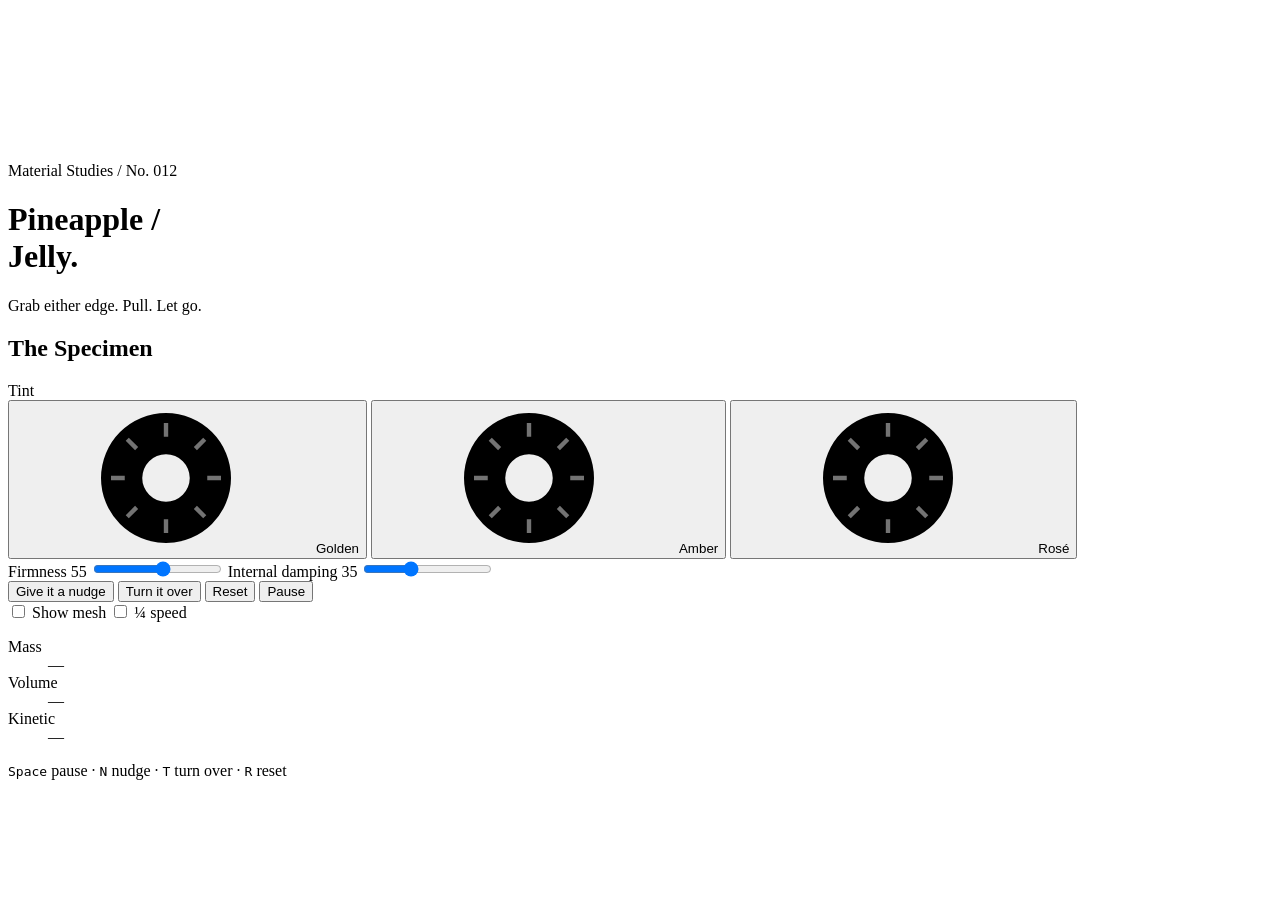
<file: 2026-10-15-pineapple-cost-across-router-commits/pineapple-2/src/index.html>
<!doctype html>
<html lang="en">
<head>
<meta charset="utf-8">
<meta name="viewport" content="width=device-width, initial-scale=1, viewport-fit=cover">
<title>Pineapple Jelly — Material Studies No. 012</title>
<style>/*CSS*/</style>
</head>
<body>
<svg width="0" height="0" style="position:absolute" aria-hidden="true">
  <symbol id="ring" viewBox="0 0 24 24">
    <path fill-rule="evenodd" d="M12 1.6a10.4 10.4 0 1 1 0 20.8a10.4 10.4 0 1 1 0-20.8zM12 8.2a3.8 3.8 0 1 0 0 7.6a3.8 3.8 0 1 0 0-7.6z"/>
    <path fill="none" stroke="rgba(255,255,255,.45)" stroke-width=".7" d="M12 5.4V3.2M16.7 7.3l1.5-1.5M18.6 12h2.2M16.7 16.7l1.5 1.5M12 18.6v2.2M7.3 16.7l-1.5 1.5M5.4 12H3.2M7.3 7.3L5.8 5.8"/>
  </symbol>
</svg>

<main id="app">
  <div class="stage">
    <canvas id="view" aria-label="A soft gummy pineapple ring on a studio floor"></canvas>
    <header class="mast">
      <div class="eyebrow">Material Studies <span>/</span> No. 012</div>
      <h1>Pineapple <span class="slash">/</span><br>Jelly.</h1>
      <p class="hint" id="hint">Grab either edge. Pull. Let go.</p>
    </header>
  </div>

  <aside class="panel" aria-label="The Specimen">
    <h2>The Specimen</h2>

    <section class="group">
      <div class="label">Tint</div>
      <div class="swatches" role="radiogroup" aria-label="Tint">
        <button class="swatch" data-tint="0" role="radio" aria-checked="true" style="--c:#e9b83a"><svg><use href="#ring"/></svg><span>Golden</span></button>
        <button class="swatch" data-tint="1" role="radio" aria-checked="false" style="--c:#d0781f"><svg><use href="#ring"/></svg><span>Amber</span></button>
        <button class="swatch" data-tint="2" role="radio" aria-checked="false" style="--c:#e08a86"><svg><use href="#ring"/></svg><span>Rosé</span></button>
      </div>
    </section>

    <section class="group">
      <label class="slider"><span class="label">Firmness <output id="firmOut">55</output></span>
        <input id="firm" type="range" min="0" max="100" value="55"></label>
      <label class="slider"><span class="label">Internal damping <output id="dampOut">35</output></span>
        <input id="damp" type="range" min="0" max="100" value="35"></label>
    </section>

    <section class="group actions">
      <button id="nudge">Give it a nudge</button>
      <button id="flip">Turn it over</button>
      <button id="reset">Reset</button>
      <button id="pause" aria-pressed="false">Pause</button>
    </section>

    <section class="group toggles">
      <label><input type="checkbox" id="mesh"> Show mesh</label>
      <label><input type="checkbox" id="slow"> ¼ speed</label>
    </section>

    <dl class="readouts">
      <div><dt>Mass</dt><dd id="rMass">—</dd></div>
      <div><dt>Volume</dt><dd id="rVol">—</dd></div>
      <div><dt>Kinetic</dt><dd id="rKin">—</dd></div>
    </dl>

    <p class="keys"><kbd>Space</kbd> pause · <kbd>N</kbd> nudge · <kbd>T</kbd> turn over · <kbd>R</kbd> reset</p>
  </aside>

  <div id="fallback" hidden>
    <div class="card">
      <div class="eyebrow">Material Studies <span>/</span> No. 012</div>
      <h1>Pineapple <span class="slash">/</span> Jelly.</h1>
      <p>This study needs <strong>WebGPU</strong>, and this browser didn’t offer a GPU device.</p>
      <p class="small">Try a current Chrome, Edge or Safari on a desktop or recent phone, with hardware acceleration on.</p>
      <p class="small" id="fallbackWhy"></p>
    </div>
  </div>
</main>

<script>/*JS*/</script>
</body>
</html>
</file>
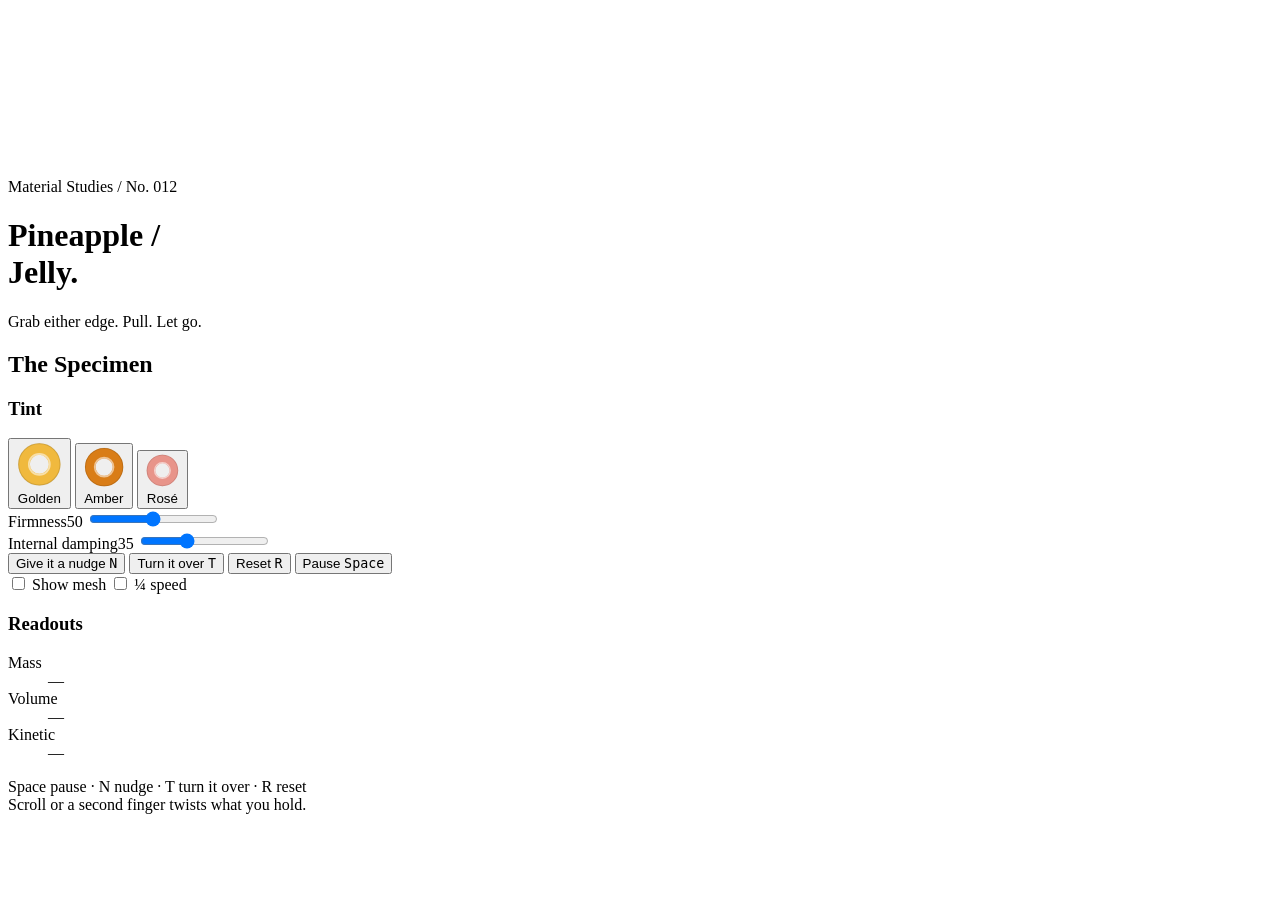
<file: 2026-10-15-pineapple-cost-across-router-commits/pineapple-4/src/index.html>
<!doctype html>
<html lang="en">
<head>
<meta charset="utf-8">
<meta name="viewport" content="width=device-width, initial-scale=1, viewport-fit=cover">
<title>Pineapple / Jelly. — Material Studies No. 012</title>
<style>/*@CSS*/</style>
</head>
<body>
<div class="app">
  <main class="stage">
    <canvas id="gl" aria-label="Soft-body pineapple jelly ring. Drag it to stretch, flip and wobble it."></canvas>
    <header class="masthead">
      <p class="kicker">Material Studies <span>/</span> No. 012</p>
      <h1 class="title">Pineapple <span class="slash">/</span><br>Jelly.</h1>
      <p class="hint">Grab either edge. Pull. Let go.</p>
    </header>
    <p class="paused-tag" id="paused-tag" hidden>Paused</p>
    <div class="fallback" id="fallback" hidden>
      <div>
        <p class="kicker">Material Studies <span>/</span> No. 012</p>
        <h2>This specimen needs WebGPU.</h2>
        <p>Your browser didn't offer a WebGPU device. Open this page in a recent version of Chrome with hardware acceleration turned on.</p>
      </div>
    </div>
  </main>

  <aside class="panel" aria-label="The Specimen">
    <h2>The Specimen</h2>

    <section>
      <h3>Tint</h3>
      <div class="swatches">
        <button class="swatch" data-tint="golden" aria-pressed="true" style="--tint:#f0b93e">
          <svg viewBox="0 0 32 32" aria-hidden="true"><circle cx="16" cy="16" r="10.5" fill="none" stroke="var(--tint)" stroke-width="8"/><circle cx="16" cy="16" r="7.2" fill="none" stroke="#fff" stroke-opacity=".55" stroke-width="1.2"/><circle cx="16" cy="16" r="14.2" fill="none" stroke="#000" stroke-opacity=".12" stroke-width=".8"/></svg>
          Golden
        </button>
        <button class="swatch" data-tint="amber" aria-pressed="false" style="--tint:#d97d17">
          <svg viewBox="0 0 32 32" aria-hidden="true"><circle cx="16" cy="16" r="10.5" fill="none" stroke="var(--tint)" stroke-width="8"/><circle cx="16" cy="16" r="7.2" fill="none" stroke="#fff" stroke-opacity=".55" stroke-width="1.2"/><circle cx="16" cy="16" r="14.2" fill="none" stroke="#000" stroke-opacity=".12" stroke-width=".8"/></svg>
          Amber
        </button>
        <button class="swatch" data-tint="rose" aria-pressed="false" style="--tint:#e8948a">
          <svg viewBox="0 0 32 32" aria-hidden="true"><circle cx="16" cy="16" r="10.5" fill="none" stroke="var(--tint)" stroke-width="8"/><circle cx="16" cy="16" r="7.2" fill="none" stroke="#fff" stroke-opacity=".55" stroke-width="1.2"/><circle cx="16" cy="16" r="14.2" fill="none" stroke="#000" stroke-opacity=".12" stroke-width=".8"/></svg>
          Rosé
        </button>
      </div>
    </section>

    <section class="sliders">
      <div class="slider">
        <label for="sl-firmness"><span>Firmness</span><output id="val-firmness">50</output></label>
        <input type="range" id="sl-firmness" min="0" max="100" value="50">
      </div>
      <div class="slider">
        <label for="sl-damping"><span>Internal damping</span><output id="val-damping">35</output></label>
        <input type="range" id="sl-damping" min="0" max="100" value="35">
      </div>
    </section>

    <section class="actions">
      <button class="act" id="btn-nudge">Give it a nudge <kbd>N</kbd></button>
      <button class="act" id="btn-turn">Turn it over <kbd>T</kbd></button>
      <button class="act" id="btn-reset">Reset <kbd>R</kbd></button>
      <button class="act" id="btn-pause" aria-pressed="false"><span id="pause-label">Pause</span> <kbd>Space</kbd></button>
    </section>

    <section class="toggles">
      <label><input type="checkbox" id="tg-mesh"> Show mesh</label>
      <label><input type="checkbox" id="tg-slow"> ¼ speed</label>
    </section>

    <section class="readouts">
      <h3>Readouts</h3>
      <dl>
        <dt>Mass</dt><dd id="ro-mass">—</dd>
        <dt>Volume</dt><dd id="ro-volume">—</dd>
        <dt>Kinetic</dt><dd id="ro-kinetic">—</dd>
      </dl>
    </section>

    <footer class="keys">Space pause · N nudge · T turn it over · R reset<br>Scroll or a second finger twists what you hold.</footer>
  </aside>
</div>
<script>/*@JS*/</script>
</body>
</html>
</file>
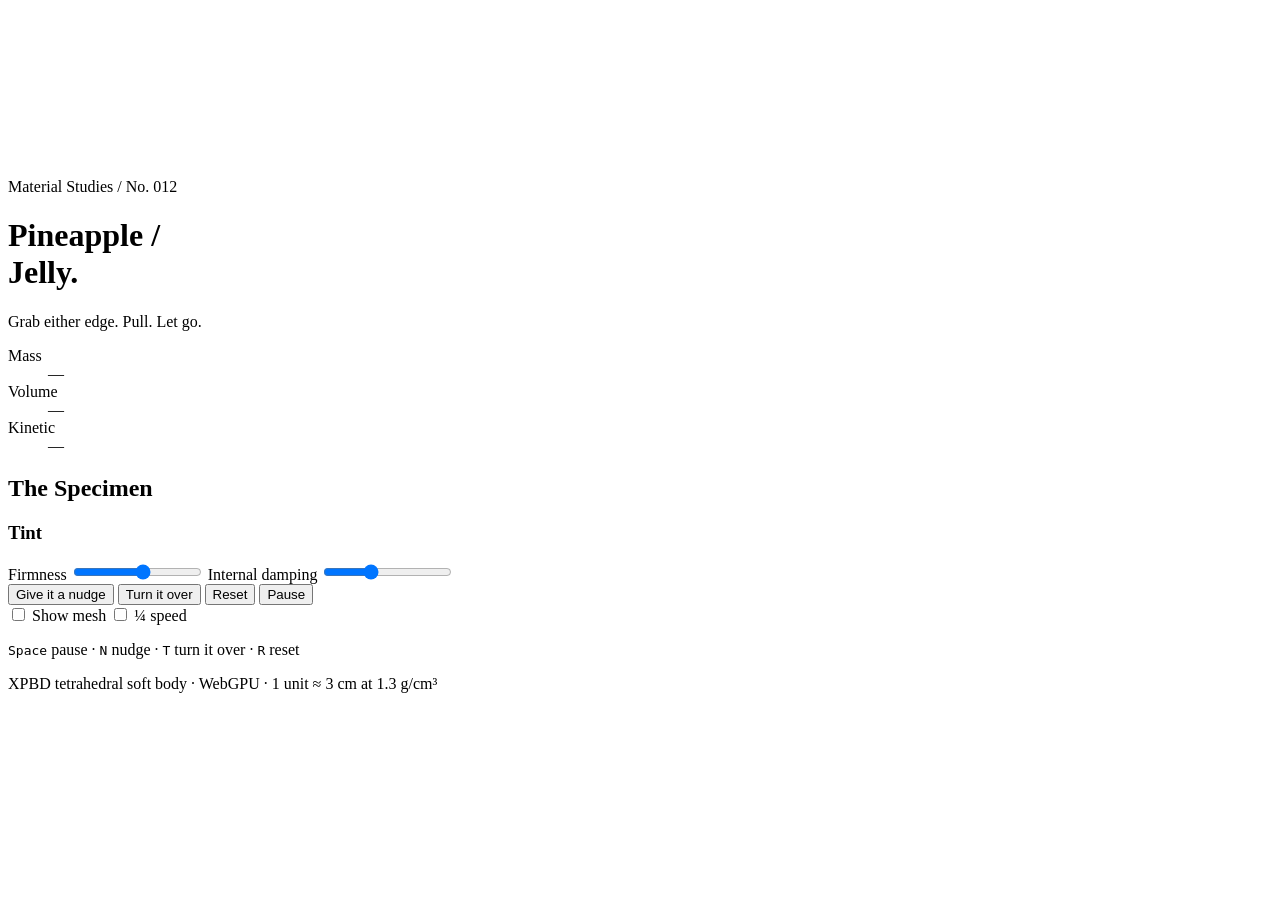
<file: 2026-10-15-pineapple-cost-across-router-commits/pineapple-5/src/index.html>
<!doctype html>
<html lang="en">
<head>
<meta charset="utf-8">
<meta name="viewport" content="width=device-width, initial-scale=1, viewport-fit=cover">
<title>Pineapple Jelly — Material Studies No. 012</title>
<style>/*@CSS*/</style>
</head>
<body>
<div class="page">
  <main class="stage" id="stage">
    <canvas id="gl" aria-label="A gummy pineapple ring you can grab, stretch and flip"></canvas>
    <header class="masthead">
      <p class="kicker">Material Studies <span>/</span> No. 012</p>
      <h1>Pineapple <span class="slash">/</span><br>Jelly.</h1>
      <p class="hint">Grab either edge. Pull. Let go.</p>
      <p class="status" id="status" aria-live="polite"></p>
    </header>
    <dl class="readouts">
      <div><dt>Mass</dt><dd id="ro-mass">—</dd></div>
      <div><dt>Volume</dt><dd id="ro-vol">—</dd></div>
      <div><dt>Kinetic</dt><dd id="ro-ke">—</dd></div>
    </dl>
  </main>

  <aside class="panel">
    <h2>The Specimen</h2>
    <section class="field">
      <h3>Tint</h3>
      <div class="swatches" id="swatches" role="radiogroup" aria-label="Tint"></div>
    </section>
    <section class="field">
      <label for="firm"><span>Firmness</span><output id="firm-out"></output></label>
      <input type="range" id="firm" min="0" max="1" step="0.01" value="0.55">
      <label for="damp"><span>Internal damping</span><output id="damp-out"></output></label>
      <input type="range" id="damp" min="0" max="1" step="0.01" value="0.35">
    </section>
    <section class="field actions">
      <button id="b-nudge">Give it a nudge</button>
      <button id="b-turn">Turn it over</button>
      <button id="b-reset">Reset</button>
      <button id="b-pause" aria-pressed="false">Pause</button>
    </section>
    <section class="field toggles">
      <label class="check"><input type="checkbox" id="t-mesh"> Show mesh</label>
      <label class="check"><input type="checkbox" id="t-slow"> ¼ speed</label>
    </section>
    <p class="keys"><kbd>Space</kbd> pause · <kbd>N</kbd> nudge · <kbd>T</kbd> turn it over · <kbd>R</kbd> reset</p>
    <p class="colophon">XPBD tetrahedral soft body · WebGPU · 1 unit ≈ 3 cm at 1.3 g/cm³</p>
  </aside>
</div>

<div class="fallback" id="fallback" hidden>
  <div>
    <p class="kicker">Material Studies <span>/</span> No. 012</p>
    <h1>Pineapple <span class="slash">/</span><br>Jelly.</h1>
    <p>This study is rendered with <strong>WebGPU</strong>, which this browser doesn’t offer.</p>
    <p class="why" id="fallback-why"></p>
    <p>Try a current Chrome, Edge or Safari (17.4+ with WebGPU enabled), or Firefox Nightly.</p>
  </div>
</div>
<script>/*@JS*/</script>
</body>
</html>
</file>
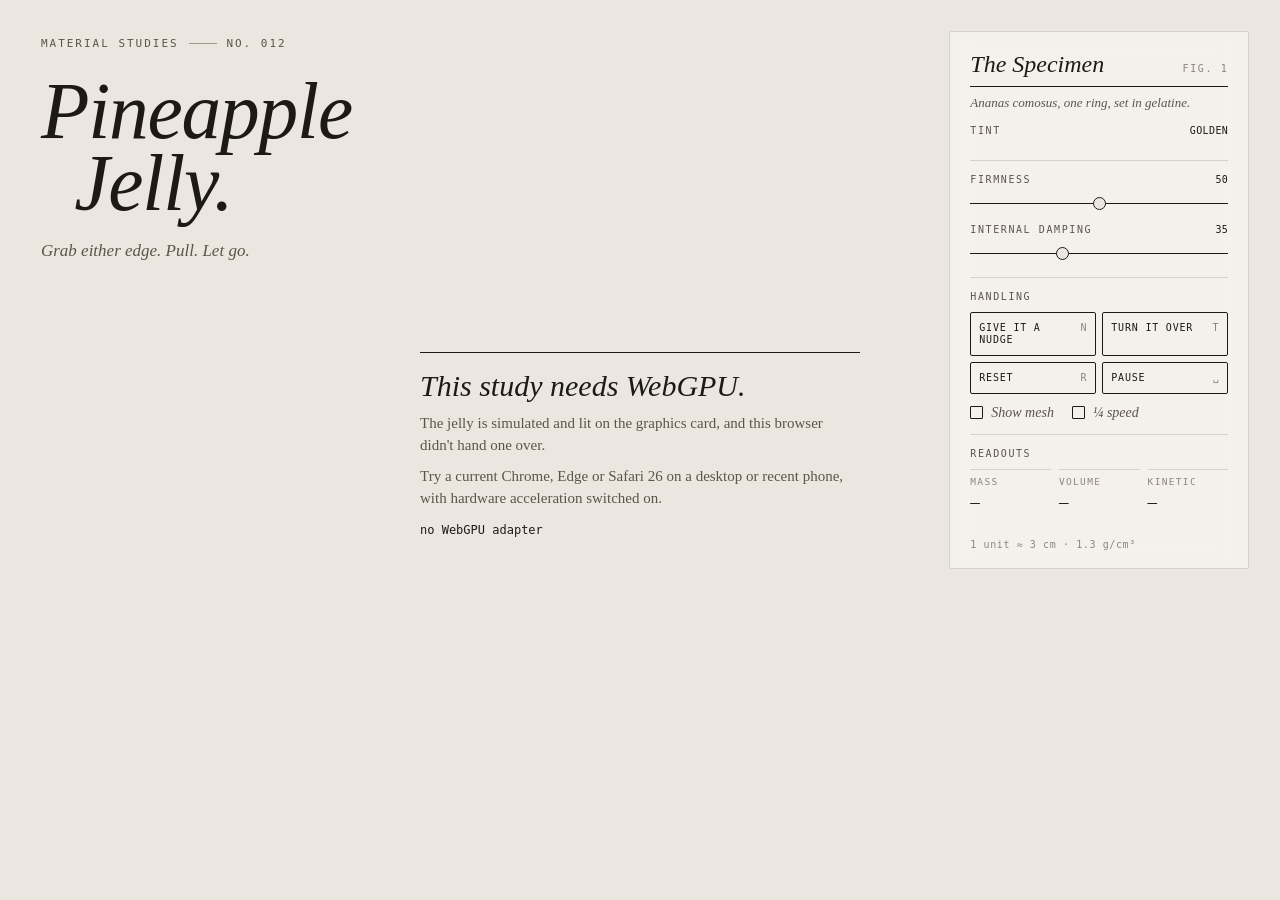
<file: 2026-10-15-pineapple-cost-across-router-commits/pineapple-0/pineapple-0.html>
<!doctype html>
<html lang="en">
<head>
<meta charset="utf-8">
<meta name="viewport" content="width=device-width, initial-scale=1, viewport-fit=cover">
<title>Pineapple Jelly</title>
<style>
:root{
  --paper:#ebe7e0; --ink:#1d1a16; --ink-2:#5b544b; --ink-3:#8d857a; --rule:rgba(29,26,22,.15);
  --glass:rgba(247,244,239,.80);
  --serif:"Iowan Old Style","Palatino Linotype",Palatino,"Book Antiqua",Georgia,serif;
  --mono:ui-monospace,"SF Mono",Menlo,Consolas,monospace;
  --sans:-apple-system,BlinkMacSystemFont,"Helvetica Neue",Helvetica,Arial,sans-serif;
}
*{box-sizing:border-box}
html,body{margin:0;height:100%;background:var(--paper);color:var(--ink)}
body{font-family:var(--sans);overflow:hidden;-webkit-font-smoothing:antialiased;overflow-x:hidden}
.stage{position:fixed;inset:0}
#gl{position:absolute;inset:0;width:100%;height:100%;display:block;touch-action:none;cursor:grab;outline:none}
#gl.grabbing{cursor:grabbing}
.masthead{position:absolute;left:clamp(20px,3.2vw,44px);top:clamp(18px,3vw,40px);pointer-events:none;max-width:calc(100% - 40px)}
.kicker{font:500 11px/1 var(--mono);letter-spacing:.18em;text-transform:uppercase;color:var(--ink-2);display:flex;gap:.9em;align-items:center}
.kicker i{display:inline-block;width:28px;height:1px;background:currentColor;opacity:.55}
h1{font:italic 400 clamp(46px,6.2vw,92px)/.9 var(--serif);margin:.34em 0 .26em;letter-spacing:-.015em}
h1 span{display:block}
h1 span+span{padding-left:.42em}
.hint{font:italic 17px/1.35 var(--serif);color:var(--ink-2);margin:0}
.panel{position:fixed;right:clamp(16px,2.4vw,32px);top:clamp(16px,2.4vw,32px);width:300px;max-height:calc(100% - 2*clamp(16px,2.4vw,32px));overflow:auto;
  background:var(--glass);-webkit-backdrop-filter:blur(14px) saturate(1.1);backdrop-filter:blur(14px) saturate(1.1);
  border:1px solid var(--rule);border-radius:2px;padding:20px 20px 16px}
.panel header{display:flex;justify-content:space-between;align-items:baseline;border-bottom:1px solid var(--ink);padding-bottom:10px}
.panel h2{font:italic 400 24px/1 var(--serif);margin:0}
.fig{font:500 10px/1 var(--mono);letter-spacing:.16em;text-transform:uppercase;color:var(--ink-3)}
.sub{font:italic 13px/1.3 var(--serif);color:var(--ink-2);margin:8px 0 0}
.group{padding:14px 0 2px;border-bottom:1px solid var(--rule)}
.group:last-of-type{border-bottom:0}
.label{font:500 10px/1 var(--mono);letter-spacing:.16em;text-transform:uppercase;color:var(--ink-2);display:flex;justify-content:space-between;margin-bottom:10px}
.label output{color:var(--ink);letter-spacing:.04em}
.swatches{display:grid;grid-template-columns:repeat(3,1fr);gap:6px;margin-bottom:12px}
.swatch{appearance:none;background:transparent;border:1px solid var(--rule);border-radius:2px;padding:8px 4px 7px;display:flex;flex-direction:column;align-items:center;gap:5px;cursor:pointer;color:var(--ink-2);font:italic 13px/1 var(--serif)}
.swatch svg{width:30px;height:30px;display:block}
.swatch[aria-pressed="true"]{border-color:var(--ink);color:var(--ink);background:rgba(255,255,255,.35)}
.swatch:focus-visible,.btn:focus-visible,input:focus-visible{outline:1px dashed var(--ink);outline-offset:2px}
input[type=range]{-webkit-appearance:none;appearance:none;width:100%;height:18px;background:transparent;margin:0 0 12px;cursor:pointer}
input[type=range]::-webkit-slider-runnable-track{height:1px;background:var(--ink)}
input[type=range]::-moz-range-track{height:1px;background:var(--ink)}
input[type=range]::-webkit-slider-thumb{-webkit-appearance:none;width:13px;height:13px;border-radius:50%;background:var(--paper);border:1px solid var(--ink);margin-top:-6px}
input[type=range]::-moz-range-thumb{width:11px;height:11px;border-radius:50%;background:var(--paper);border:1px solid var(--ink)}
.btns{display:grid;grid-template-columns:1fr 1fr;gap:6px;margin-bottom:12px}
.btn{appearance:none;background:transparent;border:1px solid var(--ink);border-radius:2px;color:var(--ink);padding:9px 8px;font:500 10px/1.2 var(--mono);letter-spacing:.08em;text-transform:uppercase;cursor:pointer;text-align:left;display:flex;justify-content:space-between;gap:6px}
.btn kbd{font:inherit;color:var(--ink-3)}
.btn:hover{background:var(--ink);color:var(--paper)}
.btn:hover kbd{color:var(--paper);opacity:.6}
.toggles{display:flex;gap:18px;margin-bottom:12px}
.tog{display:flex;align-items:center;gap:8px;font:italic 14px/1 var(--serif);color:var(--ink-2);cursor:pointer}
.tog input{appearance:none;-webkit-appearance:none;width:13px;height:13px;border:1px solid var(--ink);border-radius:1px;margin:0;display:grid;place-content:center;cursor:pointer}
.tog input:checked::after{content:"";width:7px;height:7px;background:var(--ink)}
.readouts{display:grid;grid-template-columns:repeat(3,1fr);gap:8px;margin:0 0 12px}
.readouts div{border-top:1px solid var(--rule);padding-top:7px}
.readouts dt{font:500 9.5px/1 var(--mono);letter-spacing:.14em;text-transform:uppercase;color:var(--ink-3)}
.readouts dd{margin:6px 0 0;font:400 19px/1 var(--serif);font-variant-numeric:tabular-nums;white-space:nowrap}
.readouts dd small{font:italic 12px var(--serif);color:var(--ink-2);margin-left:2px}
.colophon{font:10px/1.5 var(--mono);letter-spacing:.06em;color:var(--ink-3);margin:12px 0 0}
.keys{position:fixed;left:clamp(20px,3.2vw,44px);bottom:clamp(16px,2.6vw,32px);font:500 10px/1 var(--mono);letter-spacing:.14em;text-transform:uppercase;color:var(--ink-2);display:flex;flex-wrap:wrap;gap:14px;pointer-events:none}
.keys kbd{font:inherit;border:1px solid var(--ink-3);border-radius:2px;padding:3px 5px;margin-right:6px;color:var(--ink)}
.fallback{position:absolute;inset:0;display:none;align-items:center;justify-content:center;padding:24px}
.fallback div{max-width:440px;border-top:1px solid var(--ink);padding-top:16px}
.fallback h3{font:italic 400 30px/1.1 var(--serif);margin:0 0 10px}
.fallback p{font:15px/1.5 var(--serif);color:var(--ink-2);margin:0 0 8px}
.fallback code{font:12px var(--mono);color:var(--ink)}
body.nogpu .fallback{display:flex}
body.nogpu #gl,body.nogpu .keys{display:none}
@media (max-width:760px){
  html,body{height:auto}
  body{overflow-y:auto}
  .stage{position:relative;height:66vh;height:66svh;min-height:380px}
  .masthead{left:16px;top:16px}
  h1{font-size:44px}
  .hint{font-size:15px}
  .panel{position:static;width:auto;max-height:none;margin:12px 16px 20px}
  .keys{position:static;margin:0 16px 28px}
}
@media (hover:none){.keys{display:none}}
</style>
</head>
<body>
<section class="stage">
  <canvas id="gl" tabindex="0" aria-label="Soft-body pineapple ring. Drag an edge to pull it."></canvas>
  <div class="masthead">
    <div class="kicker">Material Studies <i></i> No. 012</div>
    <h1><span>Pineapple</span><span>Jelly.</span></h1>
    <p class="hint">Grab either edge. Pull. Let go.</p>
  </div>
  <div class="fallback" role="alert"><div>
    <h3>This study needs WebGPU.</h3>
    <p>The jelly is simulated and lit on the graphics card, and this browser didn't hand one over.</p>
    <p>Try a current Chrome, Edge or Safari 26 on a desktop or recent phone, with hardware acceleration switched on.</p>
    <p><code id="why"></code></p>
  </div></div>
</section>

<aside class="panel" aria-label="The Specimen">
  <header><h2>The Specimen</h2><span class="fig">Fig. 1</span></header>
  <p class="sub">Ananas comosus, one ring, set in gelatine.</p>
  <div class="group">
    <div class="label">Tint <output id="tintName">Golden</output></div>
    <div class="swatches" id="swatches"></div>
  </div>
  <div class="group">
    <label class="label" for="firm">Firmness <output id="firmOut">50</output></label>
    <input id="firm" type="range" min="0" max="100" value="50">
    <label class="label" for="damp">Internal damping <output id="dampOut">35</output></label>
    <input id="damp" type="range" min="0" max="100" value="35">
  </div>
  <div class="group">
    <div class="label">Handling</div>
    <div class="btns">
      <button class="btn" id="bNudge">Give it a nudge <kbd>N</kbd></button>
      <button class="btn" id="bFlip">Turn it over <kbd>T</kbd></button>
      <button class="btn" id="bReset">Reset <kbd>R</kbd></button>
      <button class="btn" id="bPause">Pause <kbd>␣</kbd></button>
    </div>
    <div class="toggles">
      <label class="tog"><input type="checkbox" id="cMesh">Show mesh</label>
      <label class="tog"><input type="checkbox" id="cSlow">¼ speed</label>
    </div>
  </div>
  <div class="group">
    <div class="label">Readouts</div>
    <dl class="readouts">
      <div><dt>Mass</dt><dd id="rMass">–</dd></div>
      <div><dt>Volume</dt><dd id="rVol">–</dd></div>
      <div><dt>Kinetic</dt><dd id="rKin">–</dd></div>
    </dl>
  </div>
  <p class="colophon" id="colophon">1 unit ≈ 3 cm · 1.3 g/cm³</p>
</aside>

<div class="keys"><span><kbd>Space</kbd>Pause</span><span><kbd>N</kbd>Nudge</span><span><kbd>T</kbd>Turn over</span><span><kbd>R</kbd>Reset</span></div>

<script>
'use strict';
// ===== SIM-BEGIN =====
const R_OUT = 1.36, R_IN = 0.5, THICK = 0.5, BEVEL = 0.12, SCALLOPS = 14, SCALLOP_D = 0.05;
const TAU = Math.PI * 2;
const DT = 1 / 60, SUBSTEPS = 12, GRAVITY = 25;
const G_PER_UNIT3 = 27 * 1.3;              // 1 unit = 3 cm, 1.3 g/cm³
const outerR = th => { const c = Math.cos(SCALLOPS * 0.5 * th); return R_OUT - SCALLOP_D * (1 - Math.sqrt(c * c + 0.02) / Math.sqrt(1.02)); };

function mulberry32(a) {
  return () => { a |= 0; a = a + 0x6D2B79F5 | 0; let t = Math.imul(a ^ a >>> 15, 1 | a); t = t + Math.imul(t ^ t >>> 7, 61 | t) ^ t; return ((t ^ t >>> 14) >>> 0) / 4294967296; };
}

// Bowyer–Watson. Returns [[a,b,c], ...] over the input points.
function delaunay(xs, ys) {
  const n = xs.length;
  let minX = Infinity, minY = Infinity, maxX = -Infinity, maxY = -Infinity;
  for (let i = 0; i < n; i++) { minX = Math.min(minX, xs[i]); maxX = Math.max(maxX, xs[i]); minY = Math.min(minY, ys[i]); maxY = Math.max(maxY, ys[i]); }
  const d = Math.max(maxX - minX, maxY - minY) * 20, mx = (minX + maxX) / 2, my = (minY + maxY) / 2;
  const px = xs.concat([mx - d, mx, mx + d]), py = ys.concat([my - d, my + d, my - d]);
  const circ = (a, b, c) => {
    const ax = px[a], ay = py[a], bx = px[b], by = py[b], cx = px[c], cy = py[c];
    const D = 2 * (ax * (by - cy) + bx * (cy - ay) + cx * (ay - by));
    const a2 = ax * ax + ay * ay, b2 = bx * bx + by * by, c2 = cx * cx + cy * cy;
    const ux = (a2 * (by - cy) + b2 * (cy - ay) + c2 * (ay - by)) / D;
    const uy = (a2 * (cx - bx) + b2 * (ax - cx) + c2 * (bx - ax)) / D;
    return [a, b, c, ux, uy, (ax - ux) ** 2 + (ay - uy) ** 2];
  };
  let tris = [circ(n, n + 1, n + 2)];
  for (let i = 0; i < n; i++) {
    const x = px[i], y = py[i], edges = new Map(), keep = [];
    const add = (a, b) => { const k = a < b ? a * 100000 + b : b * 100000 + a; const e = edges.get(k); if (e) e[2]++; else edges.set(k, [a, b, 1]); };
    for (const t of tris) {
      const dx = x - t[3], dy = y - t[4];
      if (dx * dx + dy * dy < t[5]) { add(t[0], t[1]); add(t[1], t[2]); add(t[2], t[0]); } else keep.push(t);
    }
    for (const e of edges.values()) if (e[2] === 1) keep.push(circ(e[0], e[1], i));
    tris = keep;
  }
  return tris.filter(t => t[0] < n && t[1] < n && t[2] < n).map(t => [t[0], t[1], t[2]]);
}

function createSim() {
  // ---- 2D section: scalloped annulus = outline samples + hex lattice
  const xs = [], zs = [];
  const NO = 70, NI = 24, H = 0.19, LAYERS = 2;
  for (let k = 0; k < NO; k++) { const th = TAU * (k + 0.5) / NO, r = outerR(th); xs.push(r * Math.cos(th)); zs.push(r * Math.sin(th)); }
  for (let k = 0; k < NI; k++) { const th = TAU * (k + 0.5) / NI; xs.push(R_IN * Math.cos(th)); zs.push(R_IN * Math.sin(th)); }
  for (let j = -9; j <= 9; j++) for (let i = -9; i <= 9; i++) {
    const x = (i + (j & 1) * 0.5) * H, z = j * H * Math.sqrt(3) / 2, r = Math.hypot(x, z);
    if (r > R_IN + 0.55 * H && r < outerR(Math.atan2(z, x)) - 0.55 * H) { xs.push(x); zs.push(z); }
  }
  const rnd = mulberry32(7);
  for (let i = 0; i < xs.length; i++) { xs[i] += (rnd() - 0.5) * 2e-5; zs[i] += (rnd() - 0.5) * 2e-5; }
  const tris = delaunay(xs, zs).filter(([a, b, c]) => {
    const cx = (xs[a] + xs[b] + xs[c]) / 3, cz = (zs[a] + zs[b] + zs[c]) / 3, r = Math.hypot(cx, cz);
    const area = Math.abs((xs[b] - xs[a]) * (zs[c] - zs[a]) - (xs[c] - xs[a]) * (zs[b] - zs[a])) / 2;
    return r > R_IN && r < outerR(Math.atan2(cz, cx)) && area > 1e-6;   // holes skipped
  });

  // ---- extrude into prisms → 3 tets each (split by global vertex order so faces conform)
  const n2 = xs.length, np = n2 * (LAYERS + 1);
  const X = new Float32Array(np * 3);
  for (let l = 0; l <= LAYERS; l++) for (let i = 0; i < n2; i++) {
    const k = (l * n2 + i) * 3; X[k] = xs[i]; X[k + 1] = THICK * l / LAYERS; X[k + 2] = zs[i];
  }
  const tetList = [];
  for (const t of tris) {
    const [a, b, c] = t.slice().sort((p, q) => p - q);
    for (let l = 0; l < LAYERS; l++) {
      const o = l * n2, u = (l + 1) * n2;
      tetList.push([a + o, b + o, c + o, c + u], [a + o, b + o, b + u, c + u], [a + o, a + u, b + u, c + u]);
    }
  }
  const nt = tetList.length;
  const tets = new Uint32Array(nt * 4), restVol = new Float32Array(nt), mass = new Float64Array(np);
  const sub = (o, a, b) => { o[0] = X[a * 3] - X[b * 3]; o[1] = X[a * 3 + 1] - X[b * 3 + 1]; o[2] = X[a * 3 + 2] - X[b * 3 + 2]; return o; };
  const e1 = [0, 0, 0], e2 = [0, 0, 0], e3 = [0, 0, 0];
  const vol6 = t => { sub(e1, t[1], t[0]); sub(e2, t[2], t[0]); sub(e3, t[3], t[0]);
    return (e1[1] * e2[2] - e1[2] * e2[1]) * e3[0] + (e1[2] * e2[0] - e1[0] * e2[2]) * e3[1] + (e1[0] * e2[1] - e1[1] * e2[0]) * e3[2]; };
  let totalVol = 0;
  for (let t = 0; t < nt; t++) {
    const q = tetList[t];
    if (vol6(q) < 0) { const s = q[2]; q[2] = q[3]; q[3] = s; }
    const v = vol6(q) / 6;
    restVol[t] = v; totalVol += v;
    for (let k = 0; k < 4; k++) { tets[t * 4 + k] = q[k]; mass[q[k]] += v / 4; }
  }
  const w = new Float64Array(np);
  for (let i = 0; i < np; i++) w[i] = 1 / mass[i];

  // per-tet rest shape about the mass-weighted centroid, normalised weights, Dm⁻¹
  const restQ = new Float32Array(nt * 12), tw = new Float32Array(nt * 4), dmInv = new Float32Array(nt * 9);
  for (let t = 0; t < nt; t++) {
    let mt = 0, cx = 0, cy = 0, cz = 0;
    for (let k = 0; k < 4; k++) { const i = tets[t * 4 + k]; mt += mass[i]; }
    for (let k = 0; k < 4; k++) { const i = tets[t * 4 + k], f = mass[i] / mt; tw[t * 4 + k] = f; cx += X[i * 3] * f; cy += X[i * 3 + 1] * f; cz += X[i * 3 + 2] * f; }
    for (let k = 0; k < 4; k++) { const i = tets[t * 4 + k]; restQ[t * 12 + k * 3] = X[i * 3] - cx; restQ[t * 12 + k * 3 + 1] = X[i * 3 + 1] - cy; restQ[t * 12 + k * 3 + 2] = X[i * 3 + 2] - cz; }
    const i0 = tets[t * 4];
    const m = [];
    for (let k = 1; k < 4; k++) { const i = tets[t * 4 + k]; m.push(X[i * 3] - X[i0 * 3], X[i * 3 + 1] - X[i0 * 3 + 1], X[i * 3 + 2] - X[i0 * 3 + 2]); }
    // columns are edges: Dm[r][c] = m[c*3+r]
    const a = m[0], b = m[3], c = m[6], d = m[1], e = m[4], f = m[7], g = m[2], h = m[5], ii = m[8];
    const A = e * ii - f * h, B = -(d * ii - f * g), C = d * h - e * g;
    const det = a * A + b * B + c * C, id = 1 / det;
    const inv = [A, -(b * ii - c * h), b * f - c * e, B, a * ii - c * g, -(a * f - c * d), C, -(a * h - b * g), a * e - b * d];
    for (let k = 0; k < 9; k++) dmInv[t * 9 + k] = inv[k] * id;   // row-major
  }

  // edges and boundary faces
  const edgeSet = new Map(), faceMap = new Map();
  const TF = [[0, 1, 2], [0, 1, 3], [0, 2, 3], [1, 2, 3]];
  for (let t = 0; t < nt; t++) {
    const q = tets.subarray(t * 4, t * 4 + 4);
    for (let a = 0; a < 4; a++) for (let b = a + 1; b < 4; b++) { const i = Math.min(q[a], q[b]), j = Math.max(q[a], q[b]); edgeSet.set(i * np + j, [i, j]); }
    for (const f of TF) { const s = [q[f[0]], q[f[1]], q[f[2]]].sort((p, r) => p - r); const k = (s[0] * np + s[1]) * np + s[2]; faceMap.set(k, faceMap.has(k) ? null : s); }
  }
  const ne = edgeSet.size, edges = new Uint32Array(ne * 2), edgeLen = new Float32Array(ne);
  let ei = 0;
  for (const [i, j] of edgeSet.values()) { edges[ei * 2] = i; edges[ei * 2 + 1] = j; edgeLen[ei] = Math.hypot(X[i * 3] - X[j * 3], X[i * 3 + 1] - X[j * 3 + 1], X[i * 3 + 2] - X[j * 3 + 2]); ei++; }
  const lineSet = new Map();
  for (const s of faceMap.values()) if (s) for (const [a, b] of [[s[0], s[1]], [s[1], s[2]], [s[0], s[2]]]) lineSet.set(a * np + b, [a, b]);
  const lines = new Uint32Array(lineSet.size * 2);
  ei = 0; for (const [a, b] of lineSet.values()) { lines[ei++] = a; lines[ei++] = b; }

  // 2D triangle grid for embedding
  const GC = 0.15, G0 = -1.6, GN = Math.ceil(3.2 / GC);
  const grid = Array.from({ length: GN * GN }, () => []);
  const triInv = new Float64Array(tris.length * 6);
  tris.forEach(([a, b, c], ti) => {
    const x0 = xs[a], z0 = zs[a], ax = xs[b] - x0, az = zs[b] - z0, bx = xs[c] - x0, bz = zs[c] - z0, det = ax * bz - az * bx;
    triInv.set([bz / det, -bx / det, -az / det, ax / det, x0, z0], ti * 6);
    const lo = v => Math.max(0, Math.floor((v - G0) / GC)), hi = v => Math.min(GN - 1, Math.floor((v - G0) / GC));
    for (let gx = lo(Math.min(x0, xs[b], xs[c])); gx <= hi(Math.max(x0, xs[b], xs[c])); gx++)
      for (let gz = lo(Math.min(z0, zs[b], zs[c])); gz <= hi(Math.max(z0, zs[b], zs[c])); gz++) grid[gz * GN + gx].push(ti);
  });
  // point (rest space) → tet index, barycentric weights in out[0..3]
  function embed(px, py, pz, out) {
    const cx = Math.floor((px - G0) / GC), cz = Math.floor((pz - G0) / GC);
    let best = -Infinity, bt = 0;
    for (let gz = Math.max(0, cz - 1); gz <= Math.min(GN - 1, cz + 1); gz++) for (let gx = Math.max(0, cx - 1); gx <= Math.min(GN - 1, cx + 1); gx++)
      for (const ti of grid[gz * GN + gx]) {
        const m = triInv.subarray(ti * 6, ti * 6 + 6), dx = px - m[4], dz = pz - m[5];
        const l1 = m[0] * dx + m[1] * dz, l2 = m[2] * dx + m[3] * dz, mn = Math.min(l1, l2, 1 - l1 - l2);
        if (mn > best) { best = mn; bt = ti; }
      }
    const layer = Math.max(0, Math.min(LAYERS - 1, Math.floor(py / (THICK / LAYERS))));
    let bestT = 0; best = -Infinity;
    for (let k = 0; k < 3; k++) {
      const t = (bt * LAYERS + layer) * 3 + k, i0 = tets[t * 4] * 3, D = dmInv.subarray(t * 9, t * 9 + 9);
      const dx = px - X[i0], dy = py - X[i0 + 1], dz = pz - X[i0 + 2];
      const l1 = D[0] * dx + D[1] * dy + D[2] * dz, l2 = D[3] * dx + D[4] * dy + D[5] * dz, l3 = D[6] * dx + D[7] * dy + D[8] * dz;
      const mn = Math.min(l1, l2, l3, 1 - l1 - l2 - l3);
      if (mn > best) { best = mn; bestT = t; out[0] = 1 - l1 - l2 - l3; out[1] = l1; out[2] = l2; out[3] = l3; }
    }
    return bestT;
  }

  // ---- state
  const x = new Float64Array(np * 3), pv = new Float64Array(np * 3), v = new Float64Array(np * 3), xs0 = new Float64Array(np * 3);
  const quat = new Float32Array(nt * 4);
  const P = { shapeA: 285, edgeDamp: 6, airDamp: 0.25, sMax: 1.75, sMin: 0.55, muS: 0.5, muK: 0.35, grabK: 0.16, reach: 2.4, maxPull: 0.02 };
  const grab = { active: false, n: 0, idx: new Int32Array(256), off: new Float64Array(768), wt: new Float64Array(256), tgt: new Float64Array(768),
    g: new Float64Array(3), axis: new Float64Array([0, 0, 1]), twist: 0 };
  const com = new Float64Array(3), bodyQ = new Float64Array([1, 0, 0, 0]);
  let settleT = 0;

  function reset() {
    for (let i = 0; i < np; i++) { x[i * 3] = X[i * 3]; x[i * 3 + 1] = X[i * 3 + 1] + 0.06; x[i * 3 + 2] = X[i * 3 + 2]; }
    v.fill(0); xs0.set(x); pv.set(x);
    for (let t = 0; t < nt; t++) { quat[t * 4] = 1; quat[t * 4 + 1] = quat[t * 4 + 2] = quat[t * 4 + 3] = 0; }
    bodyQ.set([1, 0, 0, 0]); grab.active = false; settleT = 0;
  }

  // ---- constraints
  function solveShape() {
    const k = 1 / (1 + P.shapeA);
    for (let t = 0; t < nt; t++) {
      const t4 = t * 4, t12 = t * 12;
      const i0 = tets[t4] * 3, i1 = tets[t4 + 1] * 3, i2 = tets[t4 + 2] * 3, i3 = tets[t4 + 3] * 3;
      const w0 = tw[t4], w1 = tw[t4 + 1], w2 = tw[t4 + 2], w3 = tw[t4 + 3];
      const cx = x[i0] * w0 + x[i1] * w1 + x[i2] * w2 + x[i3] * w3;
      const cy = x[i0 + 1] * w0 + x[i1 + 1] * w1 + x[i2 + 1] * w2 + x[i3 + 1] * w3;
      const cz = x[i0 + 2] * w0 + x[i1 + 2] * w1 + x[i2 + 2] * w2 + x[i3 + 2] * w3;
      let a00 = 0, a01 = 0, a02 = 0, a10 = 0, a11 = 0, a12 = 0, a20 = 0, a21 = 0, a22 = 0;
      for (let j = 0; j < 4; j++) {
        const i = tets[t4 + j] * 3, wj = tw[t4 + j];
        const dx = (x[i] - cx) * wj, dy = (x[i + 1] - cy) * wj, dz = (x[i + 2] - cz) * wj;
        const qx = restQ[t12 + j * 3], qy = restQ[t12 + j * 3 + 1], qz = restQ[t12 + j * 3 + 2];
        a00 += dx * qx; a01 += dx * qy; a02 += dx * qz;
        a10 += dy * qx; a11 += dy * qy; a12 += dy * qz;
        a20 += dz * qx; a21 += dz * qy; a22 += dz * qz;
      }
      // Müller et al. 2016 rotation extraction, warm-started from last substep
      let qw = quat[t4], qx = quat[t4 + 1], qy = quat[t4 + 2], qz = quat[t4 + 3];
      let r00, r01, r02, r10, r11, r12, r20, r21, r22;
      for (let it = 0; it < 3; it++) {
        r00 = 1 - 2 * (qy * qy + qz * qz); r01 = 2 * (qx * qy - qw * qz); r02 = 2 * (qx * qz + qw * qy);
        r10 = 2 * (qx * qy + qw * qz); r11 = 1 - 2 * (qx * qx + qz * qz); r12 = 2 * (qy * qz - qw * qx);
        r20 = 2 * (qx * qz - qw * qy); r21 = 2 * (qy * qz + qw * qx); r22 = 1 - 2 * (qx * qx + qy * qy);
        if (it === 2) break;
        let ox = (r10 * a20 - r20 * a10) + (r11 * a21 - r21 * a11) + (r12 * a22 - r22 * a12);
        let oy = (r20 * a00 - r00 * a20) + (r21 * a01 - r01 * a21) + (r22 * a02 - r02 * a22);
        let oz = (r00 * a10 - r10 * a00) + (r01 * a11 - r11 * a01) + (r02 * a12 - r12 * a02);
        const den = 1 / (Math.abs(r00 * a00 + r10 * a10 + r20 * a20 + r01 * a01 + r11 * a11 + r21 * a21 + r02 * a02 + r12 * a12 + r22 * a22) + 1e-12);
        ox *= den; oy *= den; oz *= den;
        const ang = Math.sqrt(ox * ox + oy * oy + oz * oz);
        if (ang < 1e-9) { it = 1; continue; }
        const s = Math.sin(ang * 0.5) / ang, c = Math.cos(ang * 0.5);
        const dx = ox * s, dy = oy * s, dz = oz * s;
        const nw = c * qw - dx * qx - dy * qy - dz * qz;
        const nx = c * qx + dx * qw + dy * qz - dz * qy;
        const ny = c * qy + dy * qw + dz * qx - dx * qz;
        const nz = c * qz + dz * qw + dx * qy - dy * qx;
        const il = 1 / Math.sqrt(nw * nw + nx * nx + ny * ny + nz * nz);
        qw = nw * il; qx = nx * il; qy = ny * il; qz = nz * il;
      }
      quat[t4] = qw; quat[t4 + 1] = qx; quat[t4 + 2] = qy; quat[t4 + 3] = qz;
      for (let j = 0; j < 4; j++) {
        const i = tets[t4 + j] * 3;
        const qx_ = restQ[t12 + j * 3], qy_ = restQ[t12 + j * 3 + 1], qz_ = restQ[t12 + j * 3 + 2];
        x[i] += (cx + r00 * qx_ + r01 * qy_ + r02 * qz_ - x[i]) * k;
        x[i + 1] += (cy + r10 * qx_ + r11 * qy_ + r12 * qz_ - x[i + 1]) * k;
        x[i + 2] += (cz + r20 * qx_ + r21 * qy_ + r22 * qz_ - x[i + 2]) * k;
      }
    }
  }

  function solveVolume() {
    for (let t = 0; t < nt; t++) {
      const t4 = t * 4, a = tets[t4], b = tets[t4 + 1], c = tets[t4 + 2], d = tets[t4 + 3];
      const i0 = a * 3, i1 = b * 3, i2 = c * 3, i3 = d * 3;
      const ax = x[i1] - x[i0], ay = x[i1 + 1] - x[i0 + 1], az = x[i1 + 2] - x[i0 + 2];
      const bx = x[i2] - x[i0], by = x[i2 + 1] - x[i0 + 1], bz = x[i2 + 2] - x[i0 + 2];
      const cx = x[i3] - x[i0], cy = x[i3 + 1] - x[i0 + 1], cz = x[i3 + 2] - x[i0 + 2];
      // ∂V/∂x1 = b×c/6, ∂V/∂x2 = c×a/6, ∂V/∂x3 = a×b/6, ∂V/∂x0 = −sum
      const g1x = (by * cz - bz * cy) / 6, g1y = (bz * cx - bx * cz) / 6, g1z = (bx * cy - by * cx) / 6;
      const g2x = (cy * az - cz * ay) / 6, g2y = (cz * ax - cx * az) / 6, g2z = (cx * ay - cy * ax) / 6;
      const g3x = (ay * bz - az * by) / 6, g3y = (az * bx - ax * bz) / 6, g3z = (ax * by - ay * bx) / 6;
      const g0x = -g1x - g2x - g3x, g0y = -g1y - g2y - g3y, g0z = -g1z - g2z - g3z;
      const vol = ax * g1x * 1 + ay * g1y + az * g1z;   // a·(b×c)/6
      const W = w[a] * (g0x * g0x + g0y * g0y + g0z * g0z) + w[b] * (g1x * g1x + g1y * g1y + g1z * g1z)
              + w[c] * (g2x * g2x + g2y * g2y + g2z * g2z) + w[d] * (g3x * g3x + g3y * g3y + g3z * g3z);
      if (W < 1e-20) continue;
      const lam = -(vol - restVol[t]) / W;
      let s = lam * w[a]; x[i0] += s * g0x; x[i0 + 1] += s * g0y; x[i0 + 2] += s * g0z;
      s = lam * w[b]; x[i1] += s * g1x; x[i1 + 1] += s * g1y; x[i1 + 2] += s * g1z;
      s = lam * w[c]; x[i2] += s * g2x; x[i2 + 1] += s * g2y; x[i2 + 2] += s * g2z;
      s = lam * w[d]; x[i3] += s * g3x; x[i3 + 1] += s * g3y; x[i3 + 2] += s * g3z;
    }
  }

  function solveStrain() {
    const hi = P.sMax, lo = P.sMin;
    for (let e = 0; e < ne; e++) {
      const i = edges[e * 2], j = edges[e * 2 + 1], a = i * 3, b = j * 3;
      const dx = x[b] - x[a], dy = x[b + 1] - x[a + 1], dz = x[b + 2] - x[a + 2];
      const len = Math.sqrt(dx * dx + dy * dy + dz * dz), L0 = edgeLen[e];
      let target;
      if (len > L0 * hi) target = L0 * hi; else if (len < L0 * lo) target = L0 * lo; else continue;
      if (len < 1e-9) continue;
      const s = (len - target) / (len * (w[i] + w[j])), si = s * w[i], sj = s * w[j];
      x[a] += dx * si; x[a + 1] += dy * si; x[a + 2] += dz * si;
      x[b] -= dx * sj; x[b + 1] -= dy * sj; x[b + 2] -= dz * sj;
    }
  }

  function solveFloor() {
    const muS = P.muS, muK = P.muK;
    for (let i = 0; i < np; i++) {
      const k = i * 3;
      if (x[k + 1] >= 0) continue;
      const pen = -x[k + 1]; x[k + 1] = 0;
      const dx = x[k] - pv[k], dz = x[k + 2] - pv[k + 2], dl = Math.sqrt(dx * dx + dz * dz);
      if (dl < muS * pen) { x[k] = pv[k]; x[k + 2] = pv[k + 2]; }
      else if (dl > 0) { const f = Math.min(1, muK * pen / dl); x[k] -= dx * f; x[k + 2] -= dz * f; }
    }
  }

  function solveGrab() {
    const n = grab.n, K = P.grabK, mp = P.maxPull, idx = grab.idx, tg = grab.tgt, wt = grab.wt;
    for (let j = 0; j < n; j++) {
      const k = idx[j] * 3, f = wt[j] * K;
      let dx = (tg[j * 3] - x[k]) * f, dy = (tg[j * 3 + 1] - x[k + 1]) * f, dz = (tg[j * 3 + 2] - x[k + 2]) * f;
      const l = Math.sqrt(dx * dx + dy * dy + dz * dz);
      if (l > mp) { const s = mp / l; dx *= s; dy *= s; dz *= s; }
      x[k] += dx; x[k + 1] += dy; x[k + 2] += dz;
    }
  }

  function dampEdges(h) {
    const kd = 1 - Math.exp(-P.edgeDamp * h);
    for (let e = 0; e < ne; e++) {
      const i = edges[e * 2], j = edges[e * 2 + 1], a = i * 3, b = j * 3;
      let nx = x[b] - x[a], ny = x[b + 1] - x[a + 1], nz = x[b + 2] - x[a + 2];
      const il = 1 / (Math.sqrt(nx * nx + ny * ny + nz * nz) + 1e-12); nx *= il; ny *= il; nz *= il;
      const dv = ((v[b] - v[a]) * nx + (v[b + 1] - v[a + 1]) * ny + (v[b + 2] - v[a + 2]) * nz) * kd / (w[i] + w[j]);
      const si = dv * w[i], sj = dv * w[j];
      v[a] += nx * si; v[a + 1] += ny * si; v[a + 2] += nz * si;
      v[b] -= nx * sj; v[b + 1] -= ny * sj; v[b + 2] -= nz * sj;
    }
  }

  function computeCom() {
    let cx = 0, cy = 0, cz = 0;
    for (let i = 0; i < np; i++) { const m = mass[i]; cx += x[i * 3] * m; cy += x[i * 3 + 1] * m; cz += x[i * 3 + 2] * m; }
    com[0] = cx / totalVol; com[1] = cy / totalVol; com[2] = cz / totalVol;
    return com;
  }

  // once per step: twist the patch offsets, bound the reach, keep the patch above the floor
  function prepGrab() {
    const c = Math.cos(grab.twist), s = Math.sin(grab.twist), ax = grab.axis[0], ay = grab.axis[1], az = grab.axis[2];
    const off = grab.off, tg = grab.tgt, n = grab.n;
    let minY = Infinity;
    for (let j = 0; j < n; j++) {
      const ox = off[j * 3], oy = off[j * 3 + 1], oz = off[j * 3 + 2];
      const d = (ax * ox + ay * oy + az * oz) * (1 - c);
      const rx = ox * c + (ay * oz - az * oy) * s + ax * d;
      const ry = oy * c + (az * ox - ax * oz) * s + ay * d;
      const rz = oz * c + (ax * oy - ay * ox) * s + az * d;
      tg[j * 3] = rx; tg[j * 3 + 1] = ry; tg[j * 3 + 2] = rz;
      if (ry < minY) minY = ry;
    }
    computeCom();
    const g = grab.g;
    let dx = g[0] - com[0], dy = g[1] - com[1], dz = g[2] - com[2];
    const l = Math.sqrt(dx * dx + dy * dy + dz * dz);
    if (l > P.reach) { const f = P.reach / l; dx *= f; dy *= f; dz *= f; }
    const gx = com[0] + dx, gz = com[2] + dz;
    const gy = Math.min(Math.max(com[1] + dy, 0.004 - minY), 3.2);
    for (let j = 0; j < n; j++) { tg[j * 3] += gx; tg[j * 3 + 1] += gy; tg[j * 3 + 2] += gz; }
  }

  function substep(h) {
    const gh = GRAVITY * h;
    for (let k = 0; k < np * 3; k += 3) {
      v[k + 1] -= gh;
      pv[k] = x[k]; pv[k + 1] = x[k + 1]; pv[k + 2] = x[k + 2];
      x[k] += v[k] * h; x[k + 1] += v[k + 1] * h; x[k + 2] += v[k + 2] * h;
    }
    if (grab.active) solveGrab();
    solveShape();
    solveVolume();
    solveStrain();
    solveFloor();
    const ih = 1 / h;
    for (let k = 0; k < np * 3; k++) v[k] = (x[k] - pv[k]) * ih;
    dampEdges(h);
  }

  function kinetic() {   // ½mv² in sim units (mass = volume)
    let e = 0;
    for (let i = 0; i < np; i++) { const k = i * 3; e += mass[i] * (v[k] * v[k] + v[k + 1] * v[k + 1] + v[k + 2] * v[k + 2]); }
    return e * 0.5;
  }

  function step() {
    xs0.set(x);
    if (grab.active) prepGrab();
    const h = DT / SUBSTEPS;
    for (let s = 0; s < SUBSTEPS; s++) substep(h);
    // gentle settling: once it is nearly still and nobody holds it, bleed off the last shimmer
    const keM = kinetic() / totalVol;
    settleT = (!grab.active && keM < 0.02) ? Math.min(settleT + DT, 1.5) : 0;
    const f = Math.exp(-(P.airDamp + settleT * 1.4) * DT);
    for (let k = 0; k < np * 3; k++) v[k] *= f;
  }

  function interp(alpha, out) {
    for (let k = 0; k < np * 3; k++) out[k] = xs0[k] + (x[k] - xs0[k]) * alpha;
  }

  // whole-body rotation (for the hole test); returns normal in out[0..2], com in com
  function bodyNormal(out) {
    computeCom();
    let a00 = 0, a01 = 0, a02 = 0, a10 = 0, a11 = 0, a12 = 0, a20 = 0, a21 = 0, a22 = 0;
    for (let i = 0; i < np; i++) {
      const k = i * 3, m = mass[i];
      const dx = (x[k] - com[0]) * m, dy = (x[k + 1] - com[1]) * m, dz = (x[k + 2] - com[2]) * m;
      const qx = X[k], qy = X[k + 1] - THICK / 2, qz = X[k + 2];
      a00 += dx * qx; a01 += dx * qy; a02 += dx * qz; a10 += dy * qx; a11 += dy * qy; a12 += dy * qz; a20 += dz * qx; a21 += dz * qy; a22 += dz * qz;
    }
    let [qw, qx, qy, qz] = bodyQ;
    for (let it = 0; it < 12; it++) {
      const r00 = 1 - 2 * (qy * qy + qz * qz), r01 = 2 * (qx * qy - qw * qz), r02 = 2 * (qx * qz + qw * qy);
      const r10 = 2 * (qx * qy + qw * qz), r11 = 1 - 2 * (qx * qx + qz * qz), r12 = 2 * (qy * qz - qw * qx);
      const r20 = 2 * (qx * qz - qw * qy), r21 = 2 * (qy * qz + qw * qx), r22 = 1 - 2 * (qx * qx + qy * qy);
      const den = 1 / (Math.abs(r00 * a00 + r10 * a10 + r20 * a20 + r01 * a01 + r11 * a11 + r21 * a21 + r02 * a02 + r12 * a12 + r22 * a22) + 1e-12);
      const ox = ((r10 * a20 - r20 * a10) + (r11 * a21 - r21 * a11) + (r12 * a22 - r22 * a12)) * den;
      const oy = ((r20 * a00 - r00 * a20) + (r21 * a01 - r01 * a21) + (r22 * a02 - r02 * a22)) * den;
      const oz = ((r00 * a10 - r10 * a00) + (r01 * a11 - r11 * a01) + (r02 * a12 - r12 * a02)) * den;
      const ang = Math.hypot(ox, oy, oz);
      if (ang < 1e-9) break;
      const s = Math.sin(ang / 2) / ang, c = Math.cos(ang / 2), dx = ox * s, dy = oy * s, dz = oz * s;
      const nw = c * qw - dx * qx - dy * qy - dz * qz, nx = c * qx + dx * qw + dy * qz - dz * qy;
      const ny = c * qy + dy * qw + dz * qx - dx * qz, nz = c * qz + dz * qw + dx * qy - dy * qx;
      const il = 1 / Math.hypot(nw, nx, ny, nz); qw = nw * il; qx = nx * il; qy = ny * il; qz = nz * il;
    }
    bodyQ[0] = qw; bodyQ[1] = qx; bodyQ[2] = qy; bodyQ[3] = qz;
    out[0] = 2 * (qx * qy - qw * qz); out[1] = 1 - 2 * (qx * qx + qz * qz); out[2] = 2 * (qy * qz + qw * qx);
    return out;
  }

  // ---- handling
  function beginGrab(hx, hy, hz, ax, ay, az) {
    const R = 0.3;
    let n = 0;
    for (let i = 0; i < np && n < 256; i++) {
      const k = i * 3, dx = x[k] - hx, dy = x[k + 1] - hy, dz = x[k + 2] - hz, d = Math.sqrt(dx * dx + dy * dy + dz * dz);
      if (d < R) { const f = 1 - d / R; grab.idx[n] = i; grab.wt[n] = 0.15 + 0.85 * f * f; grab.off[n * 3] = dx; grab.off[n * 3 + 1] = dy; grab.off[n * 3 + 2] = dz; n++; }
    }
    if (n === 0) {   // always hold at least the nearest node
      let bi = 0, bd = Infinity;
      for (let i = 0; i < np; i++) { const k = i * 3, d = (x[k] - hx) ** 2 + (x[k + 1] - hy) ** 2 + (x[k + 2] - hz) ** 2; if (d < bd) { bd = d; bi = i; } }
      grab.idx[0] = bi; grab.wt[0] = 1; grab.off[0] = x[bi * 3] - hx; grab.off[1] = x[bi * 3 + 1] - hy; grab.off[2] = x[bi * 3 + 2] - hz; n = 1;
    }
    grab.n = n; grab.g[0] = hx; grab.g[1] = hy; grab.g[2] = hz;
    grab.axis[0] = ax; grab.axis[1] = ay; grab.axis[2] = az; grab.twist = 0; grab.active = true;
  }
  function setGrabTarget(gx, gy, gz) { grab.g[0] = gx; grab.g[1] = gy; grab.g[2] = gz; }
  function endGrab() { grab.active = false; }

  function addSpin(vx, vy, vz, wx, wy, wz) {
    computeCom();
    for (let i = 0; i < np; i++) {
      const k = i * 3, rx = x[k] - com[0], ry = x[k + 1] - com[1], rz = x[k + 2] - com[2];
      v[k] += vx + wy * rz - wz * ry; v[k + 1] += vy + wz * rx - wx * rz; v[k + 2] += vz + wx * ry - wy * rx;
    }
    settleT = 0;
  }
  function nudge(rand = Math.random) {
    const a = rand() * TAU;
    addSpin((rand() - 0.5) * 0.8, 3.0 + rand() * 0.8, (rand() - 0.5) * 0.8, Math.cos(a) * 2.4, (rand() - 0.5) * 1.6, Math.sin(a) * 2.4);
  }
  // toss with spin about the screen's horizontal axis (rx, rz) so it lands on its other face
  function turnOver(rx, rz) {
    endGrab();
    computeCom();
    v.fill(0);
    const l = Math.hypot(rx, rz) || 1;
    addSpin(-com[0] * 0.9, 8.6, -com[2] * 0.9, -rx / l * 5.2, 0, -rz / l * 5.2);
  }

  function volumeRatio() {
    let vol = 0;
    for (let t = 0; t < nt; t++) {
      const t4 = t * 4, i0 = tets[t4] * 3, i1 = tets[t4 + 1] * 3, i2 = tets[t4 + 2] * 3, i3 = tets[t4 + 3] * 3;
      const ax = x[i1] - x[i0], ay = x[i1 + 1] - x[i0 + 1], az = x[i1 + 2] - x[i0 + 2];
      const bx = x[i2] - x[i0], by = x[i2 + 1] - x[i0 + 1], bz = x[i2 + 2] - x[i0 + 2];
      const cx = x[i3] - x[i0], cy = x[i3 + 1] - x[i0 + 1], cz = x[i3 + 2] - x[i0 + 2];
      vol += (ax * (by * cz - bz * cy) + ay * (bz * cx - bx * cz) + az * (bx * cy - by * cx)) / 6;
    }
    return vol / totalVol;
  }

  reset();
  return {
    np, nt, ne, n2, X, x, v, mass, tets, dmInv, lines, totalVol, P, grab, com,
    step, interp, reset, embed, beginGrab, setGrabTarget, endGrab, nudge, turnOver, kinetic, bodyNormal, computeCom, volumeRatio,
    isGrabbing: () => grab.active,
  };
}

// Smooth render surface (rounded, scalloped ring) skinned onto the tets.
function createSurface(sim) {
  const NTH = SCALLOPS * 12, NF = 8, NC = 6, NW = 2, NP = 2 * (NF + NW) + 4 * NC;
  const nv = NTH * NP;
  const rest = new Float32Array(nv * 3);
  const prof = new Float64Array(NP * 2);
  function profile(ro) {   // closed rounded-rect loop in (r, y)
    const ri = R_IN, b = BEVEL, T = THICK; let k = 0;
    const put = (r, y) => { prof[k++] = r; prof[k++] = y; };
    const arc = (cr, cy, a0) => { for (let i = 0; i < NC; i++) { const a = a0 + (Math.PI / 2) * i / NC; put(cr + b * Math.cos(a), cy + b * Math.sin(a)); } };
    for (let i = 0; i < NF; i++) put(ri + b + (ro - ri - 2 * b) * i / NF, 0);
    arc(ro - b, b, -Math.PI / 2);
    for (let i = 0; i < NW; i++) put(ro, b + (T - 2 * b) * i / NW);
    arc(ro - b, T - b, 0);
    for (let i = 0; i < NF; i++) put(ro - b - (ro - ri - 2 * b) * i / NF, T);
    arc(ri + b, T - b, Math.PI / 2);
    for (let i = 0; i < NW; i++) put(ri, T - b - (T - 2 * b) * i / NW);
    arc(ri + b, b, Math.PI);
  }
  for (let i = 0; i < NTH; i++) {
    const th = TAU * i / NTH, c = Math.cos(th), s = Math.sin(th);
    profile(outerR(th));
    for (let j = 0; j < NP; j++) { const k = (i * NP + j) * 3, r = prof[j * 2]; rest[k] = r * c; rest[k + 1] = prof[j * 2 + 1]; rest[k + 2] = r * s; }
  }
  const ntri = NTH * NP * 2, idx = new Uint32Array(ntri * 3);
  let q = 0;
  for (let i = 0; i < NTH; i++) for (let j = 0; j < NP; j++) {
    const i1 = (i + 1) % NTH, j1 = (j + 1) % NP;
    const a = i * NP + j, b = i1 * NP + j, c = i1 * NP + j1, d = i * NP + j1;
    idx[q++] = a; idx[q++] = b; idx[q++] = c; idx[q++] = a; idx[q++] = c; idx[q++] = d;
  }
  const signedVolume = (P, stride) => {
    let vol = 0;
    for (let t = 0; t < ntri * 3; t += 3) {
      const a = idx[t] * stride, b = idx[t + 1] * stride, c = idx[t + 2] * stride;
      vol += P[a] * (P[b + 1] * P[c + 2] - P[b + 2] * P[c + 1]) + P[a + 1] * (P[b + 2] * P[c] - P[b] * P[c + 2]) + P[a + 2] * (P[b] * P[c + 1] - P[b + 1] * P[c]);
    }
    return vol / 6;
  };
  if (signedVolume(rest, 3) < 0) for (let t = 0; t < ntri * 3; t += 3) { const s = idx[t + 1]; idx[t + 1] = idx[t + 2]; idx[t + 2] = s; }
  const restVolume = signedVolume(rest, 3);

  // embedding
  const etet = new Uint32Array(nv), ew = new Float32Array(nv * 4), tmp = [0, 0, 0, 0];
  for (let i = 0; i < nv; i++) { etet[i] = sim.embed(rest[i * 3], rest[i * 3 + 1], rest[i * 3 + 2], tmp); ew.set(tmp, i * 4); }

  const vb = new Float32Array(nv * 6);      // interleaved position, normal
  const nrm = new Float32Array(nv * 3);
  const tets = sim.tets;
  function update(rp) {
    for (let i = 0; i < nv; i++) {
      const t4 = etet[i] * 4, w4 = i * 4;
      const a = tets[t4] * 3, b = tets[t4 + 1] * 3, c = tets[t4 + 2] * 3, d = tets[t4 + 3] * 3;
      const w0 = ew[w4], w1 = ew[w4 + 1], w2 = ew[w4 + 2], w3 = ew[w4 + 3], o = i * 6;
      vb[o] = rp[a] * w0 + rp[b] * w1 + rp[c] * w2 + rp[d] * w3;
      vb[o + 1] = rp[a + 1] * w0 + rp[b + 1] * w1 + rp[c + 1] * w2 + rp[d + 1] * w3;
      vb[o + 2] = rp[a + 2] * w0 + rp[b + 2] * w1 + rp[c + 2] * w2 + rp[d + 2] * w3;
    }
    nrm.fill(0);
    for (let t = 0; t < ntri * 3; t += 3) {
      const ia = idx[t], ib = idx[t + 1], ic = idx[t + 2], a = ia * 6, b = ib * 6, c = ic * 6;
      const ux = vb[b] - vb[a], uy = vb[b + 1] - vb[a + 1], uz = vb[b + 2] - vb[a + 2];
      const vx = vb[c] - vb[a], vy = vb[c + 1] - vb[a + 1], vz = vb[c + 2] - vb[a + 2];
      const nx = uy * vz - uz * vy, ny = uz * vx - ux * vz, nz = ux * vy - uy * vx;
      nrm[ia * 3] += nx; nrm[ia * 3 + 1] += ny; nrm[ia * 3 + 2] += nz;
      nrm[ib * 3] += nx; nrm[ib * 3 + 1] += ny; nrm[ib * 3 + 2] += nz;
      nrm[ic * 3] += nx; nrm[ic * 3 + 1] += ny; nrm[ic * 3 + 2] += nz;
    }
    for (let i = 0; i < nv; i++) {
      const k = i * 3, nx = nrm[k], ny = nrm[k + 1], nz = nrm[k + 2], il = 1 / (Math.sqrt(nx * nx + ny * ny + nz * nz) + 1e-20);
      vb[i * 6 + 3] = nx * il; vb[i * 6 + 4] = ny * il; vb[i * 6 + 5] = nz * il;
    }
  }

  // Möller–Trumbore against the skinned surface; the hole has no triangles, so rays pass through it
  const hit = { t: 0, x: 0, y: 0, z: 0 };
  function raycast(ox, oy, oz, dx, dy, dz) {
    let best = Infinity;
    for (let t = 0; t < ntri * 3; t += 3) {
      const a = idx[t] * 6, b = idx[t + 1] * 6, c = idx[t + 2] * 6;
      const e1x = vb[b] - vb[a], e1y = vb[b + 1] - vb[a + 1], e1z = vb[b + 2] - vb[a + 2];
      const e2x = vb[c] - vb[a], e2y = vb[c + 1] - vb[a + 1], e2z = vb[c + 2] - vb[a + 2];
      const px = dy * e2z - dz * e2y, py = dz * e2x - dx * e2z, pz = dx * e2y - dy * e2x;
      const det = e1x * px + e1y * py + e1z * pz;
      if (Math.abs(det) < 1e-12) continue;
      const id = 1 / det, sx = ox - vb[a], sy = oy - vb[a + 1], sz = oz - vb[a + 2];
      const u = (sx * px + sy * py + sz * pz) * id; if (u < 0 || u > 1) continue;
      const qx = sy * e1z - sz * e1y, qy = sz * e1x - sx * e1z, qz = sx * e1y - sy * e1x;
      const vv = (dx * qx + dy * qy + dz * qz) * id; if (vv < 0 || u + vv > 1) continue;
      const tt = (e2x * qx + e2y * qy + e2z * qz) * id;
      if (tt > 1e-4 && tt < best) best = tt;
    }
    if (best === Infinity) return null;
    hit.t = best; hit.x = ox + dx * best; hit.y = oy + dy * best; hit.z = oz + dz * best;
    return hit;
  }

  return { nv, ntri, rest, idx, vb, update, raycast, restVolume, volume: () => signedVolume(vb, 6) };
}

// Juice cells (elongated sacs along the radius) and air bubbles, carried by their tet's deformation.
function createInclusions(sim) {
  const rnd = mulberry32(12);
  const items = [];
  const inside = (r, th, y, m) => r > R_IN + m && r < outerR(th) - m && y > m && y < THICK - m;
  let tries = 0;
  while (items.length < 46 && tries++ < 4000) {
    const r = 0.66 + rnd() * 0.42, th = rnd() * TAU, y = 0.15 + rnd() * 0.2;
    const a = 0.06 + rnd() * 0.045, b = 0.017 + rnd() * 0.01, c = 0.018 + rnd() * 0.008;
    if (!inside(r - a, th, y, 0.06) || !inside(r + a, th, y, 0.06)) continue;
    if (items.some(o => o.kind === 0 && Math.abs(o.y - y) < 0.07 && Math.hypot((o.r - r) / 2.6, o.r * Math.atan2(Math.sin(o.th - th), Math.cos(o.th - th))) < 0.07)) continue;
    items.push({ kind: 0, r, th, y, a, b, c, tilt: (rnd() - 0.5) * 0.5 });
  }
  for (let k = 0; k < 9; k++) {
    const r = 0.6 + rnd() * 0.55, th = rnd() * TAU, y = 0.12 + rnd() * 0.26, s = 0.016 + rnd() * 0.024;
    items.push({ kind: 1, r, th, y, a: s, b: s, c: s, tilt: 0 });
  }
  const n = items.length, tet = new Uint32Array(n), w = new Float32Array(n * 4), S = new Float32Array(n * 9), kind = new Float32Array(n);
  const tmp = [0, 0, 0, 0];
  items.forEach((o, i) => {
    const cx = o.r * Math.cos(o.th), cz = o.r * Math.sin(o.th);
    tet[i] = sim.embed(cx, o.y, cz, tmp); w.set(tmp, i * 4); kind[i] = o.kind;
    // local axes: radial (long), up, tangential — with a little tilt in the radial/up plane
    const er = [Math.cos(o.th), 0, Math.sin(o.th)], et = [-Math.sin(o.th), 0, Math.cos(o.th)];
    const ct = Math.cos(o.tilt), st = Math.sin(o.tilt);
    const ax = [er[0] * ct, st, er[2] * ct], up = [-er[0] * st, ct, -er[2] * st];
    S.set([ax[0] * o.a, ax[1] * o.a, ax[2] * o.a, up[0] * o.c, up[1] * o.c, up[2] * o.c, et[0] * o.b, et[1] * o.b, et[2] * o.b], i * 9);
  });
  const data = new Float32Array(n * 16);
  const tets = sim.tets, dmInv = sim.dmInv;
  function update(rp) {
    for (let i = 0; i < n; i++) {
      const t = tet[i], t4 = t * 4, a = tets[t4] * 3, b = tets[t4 + 1] * 3, c = tets[t4 + 2] * 3, d = tets[t4 + 3] * 3;
      const D = t * 9, s = i * 9, o = i * 16, w4 = i * 4;
      // F = Ds · Dm⁻¹ ; M = F · S
      for (let r = 0; r < 3; r++) {
        const d1 = rp[b + r] - rp[a + r], d2 = rp[c + r] - rp[a + r], d3 = rp[d + r] - rp[a + r];
        const f0 = d1 * dmInv[D] + d2 * dmInv[D + 3] + d3 * dmInv[D + 6];
        const f1 = d1 * dmInv[D + 1] + d2 * dmInv[D + 4] + d3 * dmInv[D + 7];
        const f2 = d1 * dmInv[D + 2] + d2 * dmInv[D + 5] + d3 * dmInv[D + 8];
        for (let col = 0; col < 3; col++) data[o + col * 4 + r] = f0 * S[s + col * 3] + f1 * S[s + col * 3 + 1] + f2 * S[s + col * 3 + 2];
        data[o + 12 + r] = rp[a + r] * w[w4] + rp[b + r] * w[w4 + 1] + rp[c + r] * w[w4 + 2] + rp[d + r] * w[w4 + 3];
      }
      data[o + 3] = data[o + 7] = data[o + 11] = 0;
      data[o + 15] = kind[i];
    }
  }
  return { n, data, update };
}
// ===== SIM-END =====

</script>
<script>
'use strict';
const WGSL = /* wgsl */`
struct U {
  viewProj: mat4x4f,
  lightVP: mat4x4f,
  heightVP: mat4x4f,
  cam: vec4f,        // xyz, time
  lightDir: vec4f,   // toward key light, intensity
  absorb: vec4f,     // Beer–Lambert sigma_a per unit (tint)
  glow: vec4f,       // tint glow colour
  screen: vec4f,     // w, h, 1/w, 1/h
  params: vec4f,     // exposure, frame, light depth range, dot(lightCenter, L)
};
@group(0) @binding(0) var<uniform> u: U;
@group(0) @binding(1) var samp: sampler;
@group(0) @binding(2) var sampCmp: sampler_comparison;
@group(1) @binding(0) var shadowDepth: texture_depth_2d;
@group(1) @binding(1) var shadowThick: texture_2d<f32>;
@group(1) @binding(2) var heightTex: texture_2d<f32>;
@group(1) @binding(3) var sceneTex: texture_2d<f32>;
@group(1) @binding(4) var backTex: texture_2d<f32>;
@group(1) @binding(5) var hdrTex: texture_2d<f32>;

const PI = 3.14159265;
const TAU = 6.2831853;
const R_OUT = 1.36;
const R_IN = 0.5;
const THICK = 0.5;
const BEVEL = 0.12;
const SHADOW_RES = 1024.0;
const KEY_COL = vec3f(1.0, 0.955, 0.89);
const IOR = 1.45;

var<private> POISSON: array<vec2f, 16> = array<vec2f, 16>(
  vec2f(-0.94201624, -0.39906216), vec2f(0.94558609, -0.76890725), vec2f(-0.09418410, -0.92938870), vec2f(0.34495938, 0.29387760),
  vec2f(-0.91588581, 0.45771432), vec2f(-0.81544232, -0.87912464), vec2f(-0.38277543, 0.27676845), vec2f(0.97484398, 0.75648379),
  vec2f(0.44323325, -0.97511554), vec2f(0.53742981, -0.47373420), vec2f(-0.26496911, -0.41893023), vec2f(0.79197514, 0.19090188),
  vec2f(-0.24188840, 0.99706507), vec2f(-0.81409955, 0.91437590), vec2f(0.19984126, 0.78641367), vec2f(0.14383161, -0.14100790));

// ---------- shared helpers
fn outerR(th: f32) -> f32 {
  let c = cos(7.0 * th);
  return R_OUT - 0.05 * (1.0 - sqrt(c * c + 0.02) / sqrt(1.02));
}
fn hash11(p: f32) -> f32 { var x = fract(p * 0.1031); x = x * (x + 33.33); x = x * (x + x); return fract(x); }
fn hash21(p: vec2f) -> f32 { var p3 = fract(vec3f(p.xyx) * 0.1031); p3 += dot(p3, p3.yzx + 33.33); return fract((p3.x + p3.y) * p3.z); }
fn ign(p: vec2f) -> f32 { return fract(52.9829189 * fract(dot(p, vec2f(0.06711056, 0.00583715)))); }
fn wrapi(i: f32, period: f32) -> f32 { return i - period * floor(i / period); }
// value noise, periodic in x so the pattern closes around the ring
fn vnoiseP(p: vec2f, period: f32) -> f32 {
  let i = floor(p); let f = fract(p); let w = f * f * (3.0 - 2.0 * f);
  let x0 = wrapi(i.x, period); let x1 = wrapi(i.x + 1.0, period);
  let a = hash21(vec2f(x0, i.y)); let b = hash21(vec2f(x1, i.y));
  let c = hash21(vec2f(x0, i.y + 1.0)); let d = hash21(vec2f(x1, i.y + 1.0));
  return mix(mix(a, b, w.x), mix(c, d, w.x), w.y);
}
// thin streaks: one candidate line per cell along the angle
fn lines(a: f32, period: f32, seed: f32, width: f32, presence: f32) -> f32 {
  let i = wrapi(floor(a), period); let f = fract(a);
  let on = step(1.0 - presence, hash11(i * 7.13 + seed));
  let o = 0.2 + 0.6 * hash11(i * 3.71 + seed * 1.7);
  let w = width * (0.6 + 0.8 * hash11(i * 1.93 + seed * 2.3));
  return on * (1.0 - smoothstep(0.0, w, abs(f - o)));
}
fn sdRound(p: vec2f, b: vec2f, r: f32) -> f32 {
  let q = abs(p) - b + vec2f(r);
  return length(max(q, vec2f(0.0))) + min(max(q.x, q.y), 0.0) - r;
}

// zones in rest space: x core, y rim, z fibre, w eyes. Symmetric in y so both faces match.
fn zones(r: f32, th: f32, ro: f32, yy: f32) -> vec4f {
  let core = 1.0 - smoothstep(R_IN + 0.10, R_IN + 0.24, r);
  let rim = smoothstep(ro - 0.13, ro - 0.03, r);
  let warp = 0.012 * sin(r * 8.0 + th * 3.0) + 0.005 * sin(r * 21.0 - th * 9.0);
  let a = (th + warp) * (96.0 / TAU);
  let span = smoothstep(R_IN + 0.04, R_IN + 0.16, r) * (1.0 - smoothstep(ro - 0.10, ro - 0.02, r));
  let g1 = smoothstep(0.28, 0.62, vnoiseP(vec2f(a * 0.75, r * 1.8 + yy * 2.0), 72.0));
  var fib = lines(a, 96.0, 1.7, 0.075, 0.6) * g1;
  let g2 = smoothstep(0.4, 0.75, vnoiseP(vec2f(a * 2.0, r * 4.5 + yy * 5.0), 192.0));
  fib += 0.6 * lines(a * 3.0 + 0.41, 288.0, 4.3, 0.1, 0.5) * g2;
  fib = min(fib, 1.0) * span;
  let bc = ro - 0.23;
  let band = 1.0 - smoothstep(0.05, 0.12, abs(r - bc));
  let e1 = vnoiseP(vec2f(th * (88.0 / TAU), (r - bc) * 16.0 + yy * 4.0), 88.0);
  let e2 = vnoiseP(vec2f(th * (308.0 / TAU), r * 30.0), 308.0);
  let eyes = band * clamp(smoothstep(0.45, 0.8, e1) * 0.8 + e2 * 0.4, 0.0, 1.0);
  return vec4f(core, rim, fib, eyes);
}
// (absorption multiplier, scattering coefficient), zero outside the rounded section
fn medium(rest: vec3f) -> vec2f {
  let r = length(rest.xz);
  let th = atan2(rest.z, rest.x);
  let ro = outerR(th);
  let d = sdRound(vec2f(r - 0.5 * (R_IN + ro), rest.y - 0.5 * THICK), vec2f(0.5 * (ro - R_IN), 0.5 * THICK), BEVEL);
  let inside = 1.0 - smoothstep(-0.015, 0.01, d);
  let z = zones(r, th, ro, abs(rest.y - 0.5 * THICK));
  let aMul = (1.0 + 0.5 * z.y + 0.55 * z.z + 0.45 * z.w) * (1.0 - 0.3 * z.x);
  let scat = 0.25 + 3.0 * z.x + 2.6 * z.z + 1.8 * z.w + 0.3 * z.y;
  return vec2f(aMul, scat) * inside;
}
fn surfRelief(rest: vec3f) -> f32 {
  let r = length(rest.xz); let th = atan2(rest.z, rest.x); let ro = outerR(th);
  let z = zones(r, th, ro, abs(rest.y - 0.5 * THICK));
  return 0.0035 * z.z + 0.005 * z.w - 0.002 * z.x;
}

fn sbox(d: vec3f, c: vec3f, hs: vec2f) -> f32 {
  let dc = dot(d, c);
  let t = normalize(cross(c, vec3f(0.0, 1.0, 0.0)));
  let b = cross(t, c);
  let uv = vec2f(dot(d, t), dot(d, b)) / max(dc, 1e-3);
  let e = abs(uv) - hs;
  let q = uv / hs;
  return (1.0 - smoothstep(-0.03, 0.015, max(e.x, e.y))) * step(0.0, dc) * (1.0 - 0.18 * dot(q, q));
}
// procedural photo studio: grey cove, darker ceiling, three softboxes
fn env(d: vec3f) -> vec3f {
  var col = mix(vec3f(0.50, 0.49, 0.47), vec3f(0.13, 0.13, 0.14), smoothstep(0.05, 0.85, d.y));
  col = mix(col, vec3f(0.40, 0.385, 0.36), smoothstep(0.03, -0.10, d.y));
  let warm = vec3f(1.0, 0.96, 0.9);
  col += warm * 9.0 * sbox(d, u.lightDir.xyz, vec2f(0.55, 0.38));
  col += warm * 4.0 * sbox(d, normalize(vec3f(1.0, 0.32, 0.25)), vec2f(0.10, 0.55));
  col += vec3f(0.92, 0.95, 1.0) * 5.0 * sbox(d, normalize(vec3f(-0.2, 0.5, -1.0)), vec2f(0.6, 0.12));
  return col;
}
fn ggx(N: vec3f, V: vec3f, L: vec3f, rough: f32) -> f32 {
  let H = normalize(L + V);
  let NdL = max(dot(N, L), 0.0); let NdV = max(dot(N, V), 1e-3); let NdH = max(dot(N, H), 0.0); let VdH = max(dot(V, H), 0.0);
  let a = rough * rough; let a2 = a * a;
  let dd = NdH * NdH * (a2 - 1.0) + 1.0;
  let D = a2 / (PI * dd * dd);
  let k = a * 0.5;
  let G = (NdL / (NdL * (1.0 - k) + k)) * (NdV / (NdV * (1.0 - k) + k));
  let F = 0.035 + 0.965 * pow(1.0 - VdH, 5.0);
  return D * G * F / (4.0 * NdV);
}

// ---------- jelly geometry
struct JIn { @location(0) pos: vec3f, @location(1) nrm: vec3f, @location(2) rest: vec3f };
struct JOut { @builtin(position) pos: vec4f, @location(0) wpos: vec3f, @location(1) nrm: vec3f, @location(2) rest: vec3f };
@vertex fn vs_jelly(v: JIn) -> JOut {
  var o: JOut;
  o.pos = u.viewProj * vec4f(v.pos, 1.0); o.wpos = v.pos; o.nrm = v.nrm; o.rest = v.rest;
  return o;
}
@fragment fn fs_back(i: JOut) -> @location(0) vec4f { return vec4f(i.rest, length(i.wpos - u.cam.xyz)); }

// key-light shadow: depth, plus thickness along the light (front faces −, back faces +)
struct SOut { @builtin(position) pos: vec4f, @location(0) rel: f32 };
@vertex fn vs_shadow(v: JIn) -> SOut {
  var o: SOut;
  o.pos = u.lightVP * vec4f(v.pos, 1.0);
  o.rel = u.params.w - dot(v.pos, u.lightDir.xyz);
  return o;
}
@fragment fn fs_shadow(i: SOut, @builtin(front_facing) ff: bool) -> @location(0) vec4f {
  return vec4f(select(i.rel, -i.rel, ff), 0.0, 0.0, 0.0);
}
// top-down height map (lowest jelly height per xz) for contact AO
struct HOut { @builtin(position) pos: vec4f, @location(0) y: f32 };
@vertex fn vs_height(v: JIn) -> HOut { var o: HOut; o.pos = u.heightVP * vec4f(v.pos, 1.0); o.y = v.pos.y; return o; }
@fragment fn fs_height(i: HOut) -> @location(0) vec4f { return vec4f(i.y, 0.0, 0.0, 0.0); }

// ---------- studio cyclorama
fn shadowTint(P: vec3f, pix: vec2f) -> vec3f {
  let lc = u.lightVP * vec4f(P, 1.0);
  let uv = vec2f(lc.x * 0.5 + 0.5, 0.5 - lc.y * 0.5);
  if (any(uv < vec2f(0.002)) || any(uv > vec2f(0.998))) { return vec3f(1.0); }
  let z = min(lc.z, 0.9995) - 0.0015;
  let ang = ign(pix) * TAU;
  let cs = cos(ang); let sn = sin(ang);
  var bsum = 0.0; var bn = 0.0;
  for (var i = 0; i < 16; i++) {
    let p = POISSON[i];
    let o = vec2f(p.x * cs - p.y * sn, p.x * sn + p.y * cs) * 0.035;
    let d = textureLoad(shadowDepth, vec2i(clamp(uv + o, vec2f(0.0), vec2f(0.999)) * SHADOW_RES), 0);
    if (d < z) { bsum += d; bn += 1.0; }
  }
  if (bn < 0.5) { return vec3f(1.0); }
  let dist = (z - bsum / bn) * u.params.z;          // receiver − blocker, world units
  let rad = clamp(0.002 + dist * 0.045, 0.002, 0.035);  // penumbra grows with distance (PCSS)
  var vis = 0.0; var th = 0.0;
  for (var i = 0; i < 16; i++) {
    let p = POISSON[i];
    let o = vec2f(p.x * cs - p.y * sn, p.x * sn + p.y * cs) * rad;
    vis += textureSampleCompareLevel(shadowDepth, sampCmp, uv + o, z);
    th += textureSampleLevel(shadowThick, samp, uv + o, 0.0).r;
  }
  let occ = 16.0 - vis;
  vis /= 16.0;
  let thO = abs(th) / max(occ, 1.0);   // sign depends on the light view winding
  let trans = exp(-u.absorb.rgb * thO * 0.8 - vec3f(0.45 * thO)) * 0.6;   // light through the jelly, tinted
  return vec3f(vis) + (1.0 - vis) * trans;
}
fn contactAO(P: vec3f) -> f32 {
  let hc = u.heightVP * vec4f(P, 1.0);
  let uv = vec2f(hc.x * 0.5 + 0.5, 0.5 - hc.y * 0.5);
  var occ = 0.0;
  for (var i = 0; i < 16; i++) {
    let rw = 0.08 + 0.42 * f32(i) / 15.0;
    let h = textureSampleLevel(heightTex, samp, uv + POISSON[i] * (rw / 6.0), 0.0).r;
    occ += 1.0 - smoothstep(0.0, 0.3 + rw, max(h - P.y, 0.0));
  }
  return 1.0 - 0.85 * occ / 16.0;
}

struct COut { @builtin(position) pos: vec4f, @location(0) wpos: vec3f, @location(1) nrm: vec3f };
@vertex fn vs_cyc(@location(0) p: vec3f, @location(1) n: vec3f) -> COut {
  var o: COut; o.pos = u.viewProj * vec4f(p, 1.0); o.wpos = p; o.nrm = n; return o;
}
@fragment fn fs_cyc(i: COut) -> @location(0) vec4f {
  let P = i.wpos; let N = normalize(i.nrm); let L = u.lightDir.xyz;
  let alb = vec3f(0.80, 0.78, 0.745);
  let NdL = max(dot(N, L), 0.0);
  var sh = vec3f(1.0);
  if (P.y < 2.5 && NdL > 0.0) { sh = shadowTint(P, i.pos.xy); }
  let pool = mix(0.40, 1.0, exp(-dot(P.xz, P.xz) * 0.045 - P.y * 0.14));
  let hemi = mix(vec3f(0.20, 0.20, 0.205), vec3f(0.34, 0.335, 0.325), N.y * 0.5 + 0.5);
  let ao = mix(1.0, contactAO(P), 1.0 - smoothstep(0.1, 0.6, P.y));
  let direct = KEY_COL * u.lightDir.w * NdL * sh * pool;
  let col = alb * (hemi * mix(0.7, 1.0, pool) * ao + direct * mix(1.0, ao, 0.4));
  return vec4f(col, length(P - u.cam.xyz));
}

// ---------- juice cells & bubbles (instanced ellipsoids carried by their tet's F)
struct CellOut { @builtin(position) pos: vec4f, @location(0) wpos: vec3f, @location(1) nrm: vec3f, @location(2) @interpolate(flat) kind: f32 };
@vertex fn vs_cell(@location(0) p: vec3f, @location(1) c0: vec4f, @location(2) c1: vec4f, @location(3) c2: vec4f, @location(4) t: vec4f) -> CellOut {
  let M = mat3x3f(c0.xyz, c1.xyz, c2.xyz);
  let cof = mat3x3f(cross(M[1], M[2]), cross(M[2], M[0]), cross(M[0], M[1]));
  var o: CellOut;
  o.wpos = t.xyz + M * p;
  o.pos = u.viewProj * vec4f(o.wpos, 1.0);
  o.nrm = cof * p;
  o.kind = t.w;
  return o;
}
@fragment fn fs_cell(i: CellOut) -> @location(0) vec4f {
  let N = normalize(i.nrm); let V = normalize(u.cam.xyz - i.wpos); let L = u.lightDir.xyz;
  let NdV = abs(dot(N, V));
  let hl = pow(max(dot(reflect(-V, N), L), 0.0), 60.0);
  var col: vec3f;
  if (i.kind < 0.5) {
    let wrap = max(dot(N, L) * 0.5 + 0.5, 0.0);
    col = vec3f(0.97, 0.92, 0.76) * (0.35 + 0.75 * wrap) * (0.75 + 0.45 * pow(1.0 - NdV, 2.0)) + vec3f(0.8 * hl);
  } else {
    let rim = smoothstep(0.25, 0.85, 1.0 - NdV);
    col = mix(vec3f(1.6, 1.55, 1.45), vec3f(0.10, 0.09, 0.08), rim) + vec3f(4.0 * hl * hl);
  }
  return vec4f(col, length(i.wpos - u.cam.xyz));
}

// ---------- full-screen helpers
@vertex fn vs_full(@builtin(vertex_index) i: u32) -> @builtin(position) vec4f {
  let p = vec2f(f32((i << 1u) & 2u), f32(i & 2u));
  return vec4f(p * 2.0 - 1.0, 0.0, 1.0);
}
@fragment fn fs_bg(@builtin(position) pos: vec4f) -> @location(0) vec4f {
  return vec4f(textureLoad(sceneTex, vec2i(pos.xy), 0).rgb, 1.0);
}

// ---------- the jelly
@fragment fn fs_jelly(i: JOut) -> @location(0) vec4f {
  let P = i.wpos;
  let rest = i.rest;
  // fibre relief via screen-space bump (no tangents needed)
  let hgt = surfRelief(rest);
  let dpx = dpdx(P); let dpy = dpdy(P);
  let dhx = dpdx(hgt); let dhy = dpdy(hgt);
  var N = normalize(i.nrm);
  let r1 = cross(dpy, N); let r2 = cross(N, dpx);
  let det = dot(dpx, r1);
  let grad = (r1 * dhx + r2 * dhy) * sign(det);
  N = normalize(select(N, abs(det) * N - grad, abs(det) > 1e-14));
  let V = normalize(u.cam.xyz - P);
  let rd = -V;
  let nv = dot(N, V);
  if (nv < 0.03) { N = normalize(N + V * (0.03 - nv)); }

  let ip = vec2i(i.pos.xy);
  let back = textureLoad(backTex, ip, 0);
  let dF = length(P - u.cam.xyz);
  let dB = max(back.a, dF + 0.004);
  let restB = select(rest, back.xyz, back.a > dF);
  let fullThick = dB - dF;
  let dEnd = clamp(textureLoad(sceneTex, ip, 0).a, dF + 0.002, dB);   // stop at a juice cell or bubble
  let thick = dEnd - dF;

  // refraction of the scene by view-ray thickness
  let rr = refract(rd, N, 1.0 / IOR);
  let ex = P + rr * (fullThick * 0.85);
  let clip = u.viewProj * vec4f(ex, 1.0);
  let uvR = clamp(vec2f(clip.x / clip.w * 0.5 + 0.5, 0.5 - clip.y / clip.w * 0.5), vec2f(0.001), vec2f(0.999));
  let bg = textureSampleLevel(sceneTex, samp, uvR, 0.0).rgb;

  // march: Beer–Lambert per tap, single scattering lit through the key shadow map
  let L = u.lightDir.xyz;
  let cosT = dot(L, rd);
  let g = 0.3;
  let hg = (1.0 - g * g) / pow(1.0 + g * g - 2.0 * g * cosT, 1.5);
  let amb = vec3f(0.42, 0.41, 0.40) * exp(-u.absorb.rgb * 0.2);
  let NT = 10;
  let ds = thick / f32(NT);
  let jit = ign(i.pos.xy + vec2f(u.params.y * 7.0, 0.0));
  var Tr = vec3f(1.0);
  var Ls = vec3f(0.0);
  for (var k = 0; k < NT; k++) {
    let t = (f32(k) + jit) * ds;
    let restT = mix(rest, restB, t / max(fullThick, 1e-4));
    let m = medium(restT);
    let wp = u.cam.xyz + rd * (dF + t);
    let lc = u.lightVP * vec4f(wp, 1.0);
    let luv = clamp(vec2f(lc.x * 0.5 + 0.5, 0.5 - lc.y * 0.5), vec2f(0.0), vec2f(0.999));
    let sd = textureLoad(shadowDepth, vec2i(luv * SHADOW_RES), 0);
    let into = max(lc.z - sd, 0.0) * u.params.z;
    let lightT = exp(-(u.absorb.rgb * 0.9 + vec3f(0.55)) * into);
    let Lin = KEY_COL * u.lightDir.w * lightT * hg + amb;
    let sigA = u.absorb.rgb * m.x;
    let sigS = m.y;
    let ext = sigA + vec3f(sigS);
    let stepT = exp(-ext * ds);
    Ls += Tr * sigS * Lin * (1.0 - stepT) / max(ext, vec3f(1e-4));
    Tr *= stepT;
  }

  // surface: Fresnel studio reflection, GGX key highlight, back-lit glow at thin edges
  let NdV = clamp(dot(N, V), 0.0, 1.0);
  let F = 0.035 + 0.965 * pow(1.0 - NdV, 5.0);
  let refl = env(reflect(rd, N));
  let spec = KEY_COL * u.lightDir.w * ggx(N, V, L, 0.2);
  let rimDir = normalize(vec3f(-0.2, 0.5, -1.0));
  let thin = smoothstep(0.7, 0.04, fullThick);
  let glow = u.glow.rgb * 2.2 * exp(-u.absorb.rgb * fullThick * 0.8) * thin * pow(1.0 - NdV, 1.2)
           * (0.35 + 0.65 * max(dot(rimDir, rd), 0.0) + 0.5 * max(dot(L, rd), 0.0));
  let col = (bg * Tr + Ls) * (1.0 - F) + refl * F + spec + glow;
  return vec4f(col, 1.0);
}

// ---------- mesh overlay
@vertex fn vs_line(@location(0) p: vec3f) -> @builtin(position) vec4f { return u.viewProj * vec4f(p, 1.0); }
@fragment fn fs_line() -> @location(0) vec4f { return vec4f(0.08, 0.06, 0.05, 0.45); }

// ---------- tone map: exposure, Khronos PBR Neutral, sRGB, dither
fn pbrNeutral(c0: vec3f) -> vec3f {
  let startC = 0.8 - 0.04;
  let desat = 0.15;
  let x = min(c0.r, min(c0.g, c0.b));
  let off = select(0.04, x - 6.25 * x * x, x < 0.08);
  var c = c0 - off;
  let peak = max(c.r, max(c.g, c.b));
  if (peak < startC) { return c; }
  let d = 1.0 - startC;
  let newPeak = 1.0 - d * d / (peak + d - startC);
  c *= newPeak / peak;
  let gg = 1.0 - 1.0 / (desat * (peak - newPeak) + 1.0);
  return mix(c, vec3f(newPeak), gg);
}
fn srgb(c: vec3f) -> vec3f {
  return select(1.055 * pow(c, vec3f(1.0 / 2.4)) - 0.055, c * 12.92, c <= vec3f(0.0031308));
}
@fragment fn fs_tone(@builtin(position) pos: vec4f) -> @location(0) vec4f {
  var c = max(textureLoad(hdrTex, vec2i(pos.xy), 0).rgb * u.params.x, vec3f(0.0));
  c = pbrNeutral(c);
  let q = pos.xy * u.screen.zw - 0.5;
  c *= 1.0 - 0.16 * dot(q, q);
  let s = srgb(clamp(c, vec3f(0.0), vec3f(1.0))) + (ign(pos.xy) - 0.5) / 255.0;
  return vec4f(s, 1.0);
}

`;
// ---------- matrices (column-major)
function perspective(o, fovy, aspect, near, far, shift) {
  const f = 1 / Math.tan(fovy / 2), nf = 1 / (near - far);
  o.fill(0); o[0] = f / aspect; o[5] = f; o[8] = shift; o[10] = far * nf; o[11] = -1; o[14] = far * near * nf;
}
function ortho(o, l, r, b, t, n, f) {
  o.fill(0); o[0] = 2 / (r - l); o[5] = 2 / (t - b); o[10] = 1 / (n - f); o[12] = -(r + l) / (r - l); o[13] = -(t + b) / (t - b); o[14] = n / (n - f); o[15] = 1;
}
function lookAt(o, ex, ey, ez, tx, ty, tz) {
  let zx = ex - tx, zy = ey - ty, zz = ez - tz; let l = Math.hypot(zx, zy, zz); zx /= l; zy /= l; zz /= l;
  let xx = zz, xy = 0, xz = -zx; l = Math.hypot(xx, xz); xx /= l; xz /= l;   // up = +y
  const yx = zy * xz - zz * xy, yy = zz * xx - zx * xz, yz = zx * xy - zy * xx;
  o[0] = xx; o[1] = yx; o[2] = zx; o[3] = 0; o[4] = xy; o[5] = yy; o[6] = zy; o[7] = 0; o[8] = xz; o[9] = yz; o[10] = zz; o[11] = 0;
  o[12] = -(xx * ex + xy * ey + xz * ez); o[13] = -(yx * ex + yy * ey + yz * ez); o[14] = -(zx * ex + zy * ey + zz * ez); o[15] = 1;
}
function mul4(o, a, b) {
  for (let c = 0; c < 4; c++) for (let r = 0; r < 4; r++)
    o[c * 4 + r] = a[r] * b[c * 4] + a[4 + r] * b[c * 4 + 1] + a[8 + r] * b[c * 4 + 2] + a[12 + r] * b[c * 4 + 3];
}
function invert4(o, m) {
  const a00 = m[0], a01 = m[1], a02 = m[2], a03 = m[3], a10 = m[4], a11 = m[5], a12 = m[6], a13 = m[7];
  const a20 = m[8], a21 = m[9], a22 = m[10], a23 = m[11], a30 = m[12], a31 = m[13], a32 = m[14], a33 = m[15];
  const b00 = a00 * a11 - a01 * a10, b01 = a00 * a12 - a02 * a10, b02 = a00 * a13 - a03 * a10, b03 = a01 * a12 - a02 * a11;
  const b04 = a01 * a13 - a03 * a11, b05 = a02 * a13 - a03 * a12, b06 = a20 * a31 - a21 * a30, b07 = a20 * a32 - a22 * a30;
  const b08 = a20 * a33 - a23 * a30, b09 = a21 * a32 - a22 * a31, b10 = a21 * a33 - a23 * a31, b11 = a22 * a33 - a23 * a32;
  const id = 1 / (b00 * b11 - b01 * b10 + b02 * b09 + b03 * b08 - b04 * b07 + b05 * b06);
  o[0] = (a11 * b11 - a12 * b10 + a13 * b09) * id; o[1] = (a02 * b10 - a01 * b11 - a03 * b09) * id;
  o[2] = (a31 * b05 - a32 * b04 + a33 * b03) * id; o[3] = (a22 * b04 - a21 * b05 - a23 * b03) * id;
  o[4] = (a12 * b08 - a10 * b11 - a13 * b07) * id; o[5] = (a00 * b11 - a02 * b08 + a03 * b07) * id;
  o[6] = (a32 * b02 - a30 * b05 - a33 * b01) * id; o[7] = (a20 * b05 - a22 * b02 + a23 * b01) * id;
  o[8] = (a10 * b10 - a11 * b08 + a13 * b06) * id; o[9] = (a01 * b08 - a00 * b10 - a03 * b06) * id;
  o[10] = (a30 * b04 - a31 * b02 + a33 * b00) * id; o[11] = (a21 * b02 - a20 * b04 - a23 * b00) * id;
  o[12] = (a11 * b07 - a10 * b09 - a12 * b06) * id; o[13] = (a00 * b09 - a01 * b07 + a02 * b06) * id;
  o[14] = (a31 * b01 - a30 * b03 - a32 * b00) * id; o[15] = (a20 * b03 - a21 * b01 + a22 * b00) * id;
}

// ---------- static meshes
function cycloramaMesh() {   // floor curving up into a back wall
  const prof = [];
  prof.push([14, 0, 0, 1], [0, 0, 0, 1], [-5, 0, 0, 1]);
  for (let i = 1; i <= 16; i++) { const a = (Math.PI / 2) * i / 16; prof.push([-5 - 4 * Math.sin(a), 4 - 4 * Math.cos(a), Math.sin(a), Math.cos(a)]); }
  prof.push([-9, 18, 1, 0]);
  const xs = [-18, -6, 6, 18], v = [], idx = [];
  for (const [z, y, nz, ny] of prof) for (const x of xs) v.push(x, y, z, 0, ny, nz);
  for (let j = 0; j < prof.length - 1; j++) for (let i = 0; i < xs.length - 1; i++) {
    const a = j * xs.length + i, b = a + 1, c = a + xs.length, d = c + 1; idx.push(a, c, b, b, c, d);
  }
  return { v: new Float32Array(v), i: new Uint32Array(idx) };
}
function sphereMesh(nu = 16, nv = 10) {
  const v = [], idx = [];
  for (let j = 0; j <= nv; j++) for (let i = 0; i <= nu; i++) {
    const t = Math.PI * j / nv, p = TAU * i / nu; v.push(Math.sin(t) * Math.cos(p), Math.cos(t), Math.sin(t) * Math.sin(p));
  }
  for (let j = 0; j < nv; j++) for (let i = 0; i < nu; i++) {
    const a = j * (nu + 1) + i, b = a + 1, c = a + nu + 1, d = c + 1; idx.push(a, b, c, b, d, c);
  }
  return { v: new Float32Array(v), i: new Uint32Array(idx) };
}

// ---------- renderer
async function createRenderer(canvas, sim, surf, inc) {
  if (!navigator.gpu) throw new Error('navigator.gpu is not available');
  const adapter = await navigator.gpu.requestAdapter({ powerPreference: 'high-performance' });
  if (!adapter) throw new Error('no WebGPU adapter');
  const device = await adapter.requestDevice();
  const ctx = canvas.getContext('webgpu');
  const format = navigator.gpu.getPreferredCanvasFormat();
  ctx.configure({ device, format, alphaMode: 'opaque' });

  device.pushErrorScope('validation');
  const module = device.createShaderModule({ code: WGSL });
  const info = await module.getCompilationInfo();
  const errs = info.messages.filter(m => m.type === 'error');
  if (errs.length) throw new Error('WGSL: ' + errs.map(m => `${m.lineNum}:${m.linePos} ${m.message}`).join('\n'));

  const GPUB = GPUBufferUsage, GPUT = GPUTextureUsage, VS = GPUShaderStage.VERTEX, FS = GPUShaderStage.FRAGMENT;
  const buf = (data, usage) => { const b = device.createBuffer({ size: Math.ceil(data.byteLength / 4) * 4, usage: usage | GPUB.COPY_DST }); device.queue.writeBuffer(b, 0, data); return b; };

  const uData = new Float32Array(72);
  const ubuf = device.createBuffer({ size: uData.byteLength, usage: GPUB.UNIFORM | GPUB.COPY_DST });
  const jellyVB = device.createBuffer({ size: surf.vb.byteLength, usage: GPUB.VERTEX | GPUB.COPY_DST });
  const restVB = buf(surf.rest, GPUB.VERTEX);
  const jellyIB = buf(surf.idx, GPUB.INDEX);
  const cyc = cycloramaMesh(), cycVB = buf(cyc.v, GPUB.VERTEX), cycIB = buf(cyc.i, GPUB.INDEX);
  const sph = sphereMesh(), sphVB = buf(sph.v, GPUB.VERTEX), sphIB = buf(sph.i, GPUB.INDEX);
  const instVB = device.createBuffer({ size: inc.data.byteLength, usage: GPUB.VERTEX | GPUB.COPY_DST });
  const lineVB = device.createBuffer({ size: sim.np * 12, usage: GPUB.VERTEX | GPUB.COPY_DST });
  const lineIB = buf(sim.lines, GPUB.INDEX);
  const lineF32 = new Float32Array(sim.np * 3);

  const bgl0 = device.createBindGroupLayout({ entries: [
    { binding: 0, visibility: VS | FS, buffer: { type: 'uniform' } },
    { binding: 1, visibility: FS, sampler: { type: 'filtering' } },
    { binding: 2, visibility: FS, sampler: { type: 'comparison' } }] });
  const tex = (binding, sampleType = 'float') => ({ binding, visibility: FS, texture: { sampleType } });
  const bglScene = device.createBindGroupLayout({ entries: [tex(0, 'depth'), tex(1), tex(2)] });
  const bglJelly = device.createBindGroupLayout({ entries: [tex(0, 'depth'), tex(1), tex(3), tex(4, 'unfilterable-float')] });
  const bglTone = device.createBindGroupLayout({ entries: [tex(5, 'unfilterable-float')] });
  const pl0 = device.createPipelineLayout({ bindGroupLayouts: [bgl0] });
  const plScene = device.createPipelineLayout({ bindGroupLayouts: [bgl0, bglScene] });
  const plJelly = device.createPipelineLayout({ bindGroupLayouts: [bgl0, bglJelly] });
  const plTone = device.createPipelineLayout({ bindGroupLayouts: [bgl0, bglTone] });

  const linear = device.createSampler({ magFilter: 'linear', minFilter: 'linear', addressModeU: 'clamp-to-edge', addressModeV: 'clamp-to-edge' });
  const cmp = device.createSampler({ compare: 'less-equal', magFilter: 'linear', minFilter: 'linear' });
  const g0 = device.createBindGroup({ layout: bgl0, entries: [{ binding: 0, resource: { buffer: ubuf } }, { binding: 1, resource: linear }, { binding: 2, resource: cmp }] });

  const jellyBuffers = [
    { arrayStride: 24, attributes: [{ shaderLocation: 0, offset: 0, format: 'float32x3' }, { shaderLocation: 1, offset: 12, format: 'float32x3' }] },
    { arrayStride: 12, attributes: [{ shaderLocation: 2, offset: 0, format: 'float32x3' }] }];
  const HDR = 'rgba16float', MS = { count: 4 };
  const pipe = (o) => device.createRenderPipeline({
    layout: o.layout || pl0,
    vertex: { module, entryPoint: o.vs, buffers: o.buffers || [] },
    fragment: { module, entryPoint: o.fs, targets: [{ format: o.format || HDR, writeMask: o.writeMask ?? 0xF, blend: o.blend }] },
    primitive: { topology: o.topology || 'triangle-list', cullMode: o.cull || 'none' },
    depthStencil: o.depth ? { format: o.depth, depthWriteEnabled: o.dwrite ?? true, depthCompare: o.dcmp || 'less', depthBias: o.bias || 0, depthBiasSlopeScale: o.bias ? 2 : 0 } : undefined,
    multisample: o.ms ? MS : undefined,
  });
  const ADD = { color: { srcFactor: 'one', dstFactor: 'one' }, alpha: { srcFactor: 'one', dstFactor: 'one' } };
  const ALPHA = { color: { srcFactor: 'src-alpha', dstFactor: 'one-minus-src-alpha' }, alpha: { srcFactor: 'one', dstFactor: 'one-minus-src-alpha' } };
  const P = {
    shadowDepth: pipe({ vs: 'vs_shadow', fs: 'fs_shadow', buffers: jellyBuffers, format: 'r16float', writeMask: 0, depth: 'depth32float', bias: 2 }),
    shadowThick: pipe({ vs: 'vs_shadow', fs: 'fs_shadow', buffers: jellyBuffers, format: 'r16float', blend: ADD, depth: 'depth32float', dwrite: false, dcmp: 'always' }),
    height: pipe({ vs: 'vs_height', fs: 'fs_height', buffers: jellyBuffers, format: 'r16float', depth: 'depth24plus' }),
    cyc: pipe({ layout: plScene, vs: 'vs_cyc', fs: 'fs_cyc', ms: true, depth: 'depth24plus',
      buffers: [{ arrayStride: 24, attributes: [{ shaderLocation: 0, offset: 0, format: 'float32x3' }, { shaderLocation: 1, offset: 12, format: 'float32x3' }] }] }),
    cell: pipe({ layout: plScene, vs: 'vs_cell', fs: 'fs_cell', ms: true, depth: 'depth24plus', buffers: [
      { arrayStride: 12, attributes: [{ shaderLocation: 0, offset: 0, format: 'float32x3' }] },
      { arrayStride: 64, stepMode: 'instance', attributes: [0, 1, 2, 3].map(k => ({ shaderLocation: k + 1, offset: k * 16, format: 'float32x4' })) }] }),
    back: pipe({ vs: 'vs_jelly', fs: 'fs_back', buffers: jellyBuffers, cull: 'front', depth: 'depth32float', dcmp: 'greater' }),
    bg: pipe({ layout: plJelly, vs: 'vs_full', fs: 'fs_bg', ms: true, depth: 'depth24plus', dwrite: false, dcmp: 'always' }),
    jelly: pipe({ layout: plJelly, vs: 'vs_jelly', fs: 'fs_jelly', buffers: jellyBuffers, cull: 'back', ms: true, depth: 'depth24plus' }),
    line: pipe({ vs: 'vs_line', fs: 'fs_line', topology: 'line-list', blend: ALPHA, ms: true, depth: 'depth24plus', dwrite: false, dcmp: 'always',
      buffers: [{ arrayStride: 12, attributes: [{ shaderLocation: 0, offset: 0, format: 'float32x3' }] }] }),
    tone: pipe({ layout: plTone, vs: 'vs_full', fs: 'fs_tone', format }),
  };

  const mkTex = (w, h, fmt, usage, samples = 1) => device.createTexture({ size: [w, h], format: fmt, usage, sampleCount: samples });
  const RA = GPUT.RENDER_ATTACHMENT, TB = GPUT.TEXTURE_BINDING;
  const shadowDepthT = mkTex(1024, 1024, 'depth32float', RA | TB), shadowThickT = mkTex(1024, 1024, 'r16float', RA | TB);
  const heightT = mkTex(256, 256, 'r16float', RA | TB), heightDepthT = mkTex(256, 256, 'depth24plus', RA);
  const bgScene = device.createBindGroup({ layout: bglScene, entries: [
    { binding: 0, resource: shadowDepthT.createView() }, { binding: 1, resource: shadowThickT.createView() }, { binding: 2, resource: heightT.createView() }] });

  const passShadow = { colorAttachments: [{ view: shadowThickT.createView(), clearValue: [0, 0, 0, 0], loadOp: 'clear', storeOp: 'store' }],
    depthStencilAttachment: { view: shadowDepthT.createView(), depthClearValue: 1, depthLoadOp: 'clear', depthStoreOp: 'store' } };
  const passHeight = { colorAttachments: [{ view: heightT.createView(), clearValue: [9, 0, 0, 0], loadOp: 'clear', storeOp: 'store' }],
    depthStencilAttachment: { view: heightDepthT.createView(), depthClearValue: 1, depthLoadOp: 'clear', depthStoreOp: 'discard' } };
  let passScene, passBack, passJelly, passTone, bgJelly, bgTone, sized = [], W = 0, H = 0;

  function resize(w, h) {
    if (w === W && h === H) return;
    W = w; H = h;
    for (const t of sized) t.destroy();
    const sceneMS = mkTex(w, h, HDR, RA, 4), sceneDepth = mkTex(w, h, 'depth24plus', RA, 4), sceneT = mkTex(w, h, HDR, RA | TB);
    const backT = mkTex(w, h, HDR, RA | TB), backDepth = mkTex(w, h, 'depth32float', RA);
    const hdrMS = mkTex(w, h, HDR, RA, 4), jellyDepth = mkTex(w, h, 'depth24plus', RA, 4), hdrT = mkTex(w, h, HDR, RA | TB);
    sized = [sceneMS, sceneDepth, sceneT, backT, backDepth, hdrMS, jellyDepth, hdrT];
    passScene = { colorAttachments: [{ view: sceneMS.createView(), resolveTarget: sceneT.createView(), clearValue: [0.4, 0.4, 0.4, 100], loadOp: 'clear', storeOp: 'discard' }],
      depthStencilAttachment: { view: sceneDepth.createView(), depthClearValue: 1, depthLoadOp: 'clear', depthStoreOp: 'discard' } };
    passBack = { colorAttachments: [{ view: backT.createView(), clearValue: [0, 0, 0, 0], loadOp: 'clear', storeOp: 'store' }],
      depthStencilAttachment: { view: backDepth.createView(), depthClearValue: 0, depthLoadOp: 'clear', depthStoreOp: 'discard' } };
    passJelly = { colorAttachments: [{ view: hdrMS.createView(), resolveTarget: hdrT.createView(), clearValue: [0, 0, 0, 1], loadOp: 'clear', storeOp: 'discard' }],
      depthStencilAttachment: { view: jellyDepth.createView(), depthClearValue: 1, depthLoadOp: 'clear', depthStoreOp: 'discard' } };
    passTone = { colorAttachments: [{ view: null, clearValue: [0, 0, 0, 1], loadOp: 'clear', storeOp: 'store' }] };
    bgJelly = device.createBindGroup({ layout: bglJelly, entries: [
      { binding: 0, resource: shadowDepthT.createView() }, { binding: 1, resource: shadowThickT.createView() },
      { binding: 3, resource: sceneT.createView() }, { binding: 4, resource: backT.createView() }] });
    bgTone = device.createBindGroup({ layout: bglTone, entries: [{ binding: 5, resource: hdrT.createView() }] });
  }

  const scopeErr = await device.popErrorScope();
  if (scopeErr) throw new Error(scopeErr.message);
  device.lost.then(i => { if (i.reason !== 'destroyed') console.error('WebGPU device lost:', i.message); });

  function draw(showMesh, rp) {
    const q = device.queue;
    q.writeBuffer(ubuf, 0, uData);
    q.writeBuffer(jellyVB, 0, surf.vb);
    q.writeBuffer(instVB, 0, inc.data);
    if (showMesh) { lineF32.set(rp); q.writeBuffer(lineVB, 0, lineF32); }
    passTone.colorAttachments[0].view = ctx.getCurrentTexture().createView();
    const enc = device.createCommandEncoder();
    const jelly = (p) => { p.setVertexBuffer(0, jellyVB); p.setVertexBuffer(1, restVB); p.setIndexBuffer(jellyIB, 'uint32'); };
    let p = enc.beginRenderPass(passShadow);
    p.setBindGroup(0, g0); jelly(p);
    p.setPipeline(P.shadowDepth); p.drawIndexed(surf.idx.length);
    p.setPipeline(P.shadowThick); p.drawIndexed(surf.idx.length);
    p.end();
    p = enc.beginRenderPass(passHeight);
    p.setBindGroup(0, g0); jelly(p); p.setPipeline(P.height); p.drawIndexed(surf.idx.length); p.end();
    p = enc.beginRenderPass(passScene);
    p.setBindGroup(0, g0); p.setBindGroup(1, bgScene);
    p.setPipeline(P.cyc); p.setVertexBuffer(0, cycVB); p.setIndexBuffer(cycIB, 'uint32'); p.drawIndexed(cyc.i.length);
    p.setPipeline(P.cell); p.setVertexBuffer(0, sphVB); p.setVertexBuffer(1, instVB); p.setIndexBuffer(sphIB, 'uint32'); p.drawIndexed(sph.i.length, inc.n);
    p.end();
    p = enc.beginRenderPass(passBack);
    p.setBindGroup(0, g0); jelly(p); p.setPipeline(P.back); p.drawIndexed(surf.idx.length); p.end();
    p = enc.beginRenderPass(passJelly);
    p.setBindGroup(0, g0); p.setBindGroup(1, bgJelly);
    p.setPipeline(P.bg); p.draw(3);
    p.setPipeline(P.jelly); jelly(p); p.drawIndexed(surf.idx.length);
    if (showMesh) { p.setPipeline(P.line); p.setVertexBuffer(0, lineVB); p.setIndexBuffer(lineIB, 'uint32'); p.drawIndexed(sim.lines.length); }
    p.end();
    p = enc.beginRenderPass(passTone);
    p.setBindGroup(0, g0); p.setBindGroup(1, bgTone); p.setPipeline(P.tone); p.draw(3); p.end();
    q.submit([enc.finish()]);
  }
  return { device, uData, resize, draw };
}

const TINTS = [
  { name: 'Golden', swatch: '#e7a726', absorb: [0.38, 1.25, 4.0], glow: [1.0, 0.72, 0.22] },
  { name: 'Amber', swatch: '#c8661a', absorb: [0.55, 1.9, 4.8], glow: [1.0, 0.48, 0.10] },
  { name: 'Rosé', swatch: '#df8790', absorb: [0.40, 2.1, 1.35], glow: [1.0, 0.45, 0.55] },
];
const $ = id => document.getElementById(id);

function ringIconPath() {
  let d = '';
  for (let i = 0; i <= 140; i++) { const th = TAU * i / 140, r = outerR(th) * 10.5; d += (i ? 'L' : 'M') + (r * Math.cos(th)).toFixed(2) + ' ' + (r * Math.sin(th)).toFixed(2); }
  const h = R_IN * 10.5;
  return d + `ZM${h} 0A${h} ${h} 0 1 0 ${-h} 0A${h} ${h} 0 1 0 ${h} 0Z`;
}

(async function main() {
  const canvas = $('gl');
  const sim = createSim();
  const surf = createSurface(sim);
  const inc = createInclusions(sim);
  const rp = new Float64Array(sim.np * 3);
  let R;
  try { R = await createRenderer(canvas, sim, surf, inc); }
  catch (e) { console.error(e); $('why').textContent = String(e.message || e).slice(0, 400); document.body.classList.add('nogpu'); return; }

  // ---------- state
  const S = { tint: 0, paused: false, slow: false, mesh: false, acc: 0, alpha: 1, frame: 0, last: performance.now() };
  const cam = { yaw: 0, pitch: 0.64, dist: 6.5, tx: 0, ty: 0.15, tz: 0, eye: new Float64Array(3), fwd: new Float64Array(3), right: new Float64Array(3) };
  const M = { view: new Float32Array(16), proj: new Float32Array(16), vp: new Float32Array(16), ivp: new Float64Array(16),
    lview: new Float32Array(16), lproj: new Float32Array(16), lvp: new Float32Array(16) };
  const KEY = (() => { const l = Math.hypot(-0.45, 1, 0.35); return [-0.45 / l, 1 / l, 0.35 / l]; })();
  const LD = 10, LRANGE = 10, LHALF = 2.9;
  let cssW = 1, cssH = 1, dpr = 1;

  function layout() {
    dpr = Math.min(window.devicePixelRatio || 1, 2);
    cssW = Math.max(1, canvas.clientWidth); cssH = Math.max(1, canvas.clientHeight);
    const scale = Math.min(dpr, Math.sqrt(3.2e6 / (cssW * cssH)));
    const w = Math.max(1, Math.round(cssW * scale)), h = Math.max(1, Math.round(cssH * scale));
    canvas.width = w; canvas.height = h;
    R.resize(w, h);
  }
  new ResizeObserver(layout).observe(canvas);
  layout();

  function updateCamera() {
    const aspect = cssW / cssH, fov = 0.56;
    const panel = document.querySelector('.panel');
    const desktop = window.innerWidth > 760;
    const freeW = desktop ? cssW - panel.offsetWidth - 40 : cssW;
    const fit = 1.75 / (Math.tan(fov / 2) * (freeW / cssH));
    const dist = Math.max(cam.dist, fit);
    const cp = Math.cos(cam.pitch);
    const e = cam.eye;
    e[0] = cam.tx + dist * Math.sin(cam.yaw) * cp; e[1] = cam.ty + dist * Math.sin(cam.pitch); e[2] = cam.tz + dist * Math.cos(cam.yaw) * cp;
    lookAt(M.view, e[0], e[1], e[2], cam.tx, cam.ty, cam.tz);
    const shift = desktop ? (panel.offsetWidth + 40) / cssW : 0;   // centre the ring in the free area
    perspective(M.proj, fov, aspect, 0.1, 60, shift);
    mul4(M.vp, M.proj, M.view);
    invert4(M.ivp, M.vp);
    cam.fwd[0] = -M.view[2]; cam.fwd[1] = -M.view[6]; cam.fwd[2] = -M.view[10];
    cam.right[0] = M.view[0]; cam.right[1] = M.view[4]; cam.right[2] = M.view[8];
  }

  function writeUniforms() {
    const u = R.uData, c = sim.computeCom();
    const cx = c[0], cz = c[2];
    lookAt(M.lview, cx + KEY[0] * LD, 0.25 + KEY[1] * LD, cz + KEY[2] * LD, cx, 0.25, cz);
    ortho(M.lproj, -LHALF, LHALF, -LHALF, LHALF, LD - LRANGE / 2, LD + LRANGE / 2);
    mul4(M.lvp, M.lproj, M.lview);
    u.set(M.vp, 0); u.set(M.lvp, 16);
    u.fill(0, 32, 48);   // height map: x,z → clip xy, y → depth
    u[32] = 1 / 3; u[44] = -cx / 3; u[41] = 1 / 3; u[45] = -cz / 3; u[38] = 1 / 8; u[46] = 1 / 8; u[47] = 1;
    u[48] = cam.eye[0]; u[49] = cam.eye[1]; u[50] = cam.eye[2]; u[51] = performance.now() / 1000;
    u[52] = KEY[0]; u[53] = KEY[1]; u[54] = KEY[2]; u[55] = 1.6;
    const t = TINTS[S.tint];
    u[56] = t.absorb[0]; u[57] = t.absorb[1]; u[58] = t.absorb[2]; u[60] = t.glow[0]; u[61] = t.glow[1]; u[62] = t.glow[2];
    u[64] = canvas.width; u[65] = canvas.height; u[66] = 1 / canvas.width; u[67] = 1 / canvas.height;
    u[68] = 0.7; u[69] = S.frame % 64; u[70] = LRANGE; u[71] = cx * KEY[0] + 0.25 * KEY[1] + cz * KEY[2];
  }

  // ---------- picking
  const ray = { ox: 0, oy: 0, oz: 0, dx: 0, dy: 0, dz: 0 };
  function setRay(px, py) {
    const x = px / cssW * 2 - 1, y = 1 - py / cssH * 2, m = M.ivp;
    const un = (z, o) => { const w = m[3] * x + m[7] * y + m[11] * z + m[15];
      o[0] = (m[0] * x + m[4] * y + m[8] * z + m[12]) / w; o[1] = (m[1] * x + m[5] * y + m[9] * z + m[13]) / w; o[2] = (m[2] * x + m[6] * y + m[10] * z + m[14]) / w; };
    const a = [0, 0, 0], b = [0, 0, 0]; un(0, a); un(1, b);
    const l = Math.hypot(b[0] - a[0], b[1] - a[1], b[2] - a[2]);
    ray.ox = a[0]; ray.oy = a[1]; ray.oz = a[2]; ray.dx = (b[0] - a[0]) / l; ray.dy = (b[1] - a[1]) / l; ray.dz = (b[2] - a[2]) / l;
  }
  function project(x, y, z, o) {
    const m = M.vp, w = m[3] * x + m[7] * y + m[11] * z + m[15];
    o[0] = ((m[0] * x + m[4] * y + m[8] * z + m[12]) / w * 0.5 + 0.5) * cssW;
    o[1] = (0.5 - (m[1] * x + m[5] * y + m[9] * z + m[13]) / w * 0.5) * cssH;
  }
  // Ray hits the surface → grab there. Otherwise check where the ray crosses the ring's mid-plane:
  // through the empty hole only the inner edge is offered, outside only the outer edge, within a few pixels.
  function pick(px, py) {
    setRay(px, py);
    const h = surf.raycast(ray.ox, ray.oy, ray.oz, ray.dx, ray.dy, ray.dz);
    if (h) return [h.x, h.y, h.z];
    const n = [0, 0, 0]; sim.bodyNormal(n); const c = sim.com;
    const dn = ray.dx * n[0] + ray.dy * n[1] + ray.dz * n[2];
    let zone = 'any';
    if (Math.abs(dn) > 0.08) {
      const t = ((c[0] - ray.ox) * n[0] + (c[1] - ray.oy) * n[1] + (c[2] - ray.oz) * n[2]) / dn;
      const rr = Math.hypot(ray.ox + ray.dx * t - c[0], ray.oy + ray.dy * t - c[1], ray.oz + ray.dz * t - c[2]);
      zone = rr < R_IN ? 'inner' : rr > R_OUT - 0.1 ? 'outer' : 'any';
    }
    const tol = zone === 'inner' ? 12 : 24, s = [0, 0];   // the hole is small on screen: only grab right at its rim
    let best = -1, bd = tol * tol;
    for (let i = 0; i < sim.np; i++) {
      const rr = Math.hypot(sim.X[i * 3], sim.X[i * 3 + 2]);
      if (zone === 'inner' && rr > R_IN + 0.05) continue;
      if (zone === 'outer' && rr < R_OUT - 0.12) continue;
      project(sim.x[i * 3], sim.x[i * 3 + 1], sim.x[i * 3 + 2], s);
      const d = (s[0] - px) ** 2 + (s[1] - py) ** 2;
      if (d < bd) { bd = d; best = i; }
    }
    return best < 0 ? null : [sim.x[best * 3], sim.x[best * 3 + 1], sim.x[best * 3 + 2]];
  }

  // ---------- pointer handling
  const ptrs = new Map();
  let mode = null, plane = null, twistAngle0 = 0, twistBase = 0;
  const local = e => { const r = canvas.getBoundingClientRect(); return [e.clientX - r.left, e.clientY - r.top]; };
  const twoAngle = () => { const [a, b] = [...ptrs.values()]; return Math.atan2(b[1] - a[1], b[0] - a[0]); };
  function dragTo(px, py) {
    setRay(px, py);
    const n = cam.fwd, dn = ray.dx * n[0] + ray.dy * n[1] + ray.dz * n[2];
    if (Math.abs(dn) < 1e-4) return;
    const t = ((plane[0] - ray.ox) * n[0] + (plane[1] - ray.oy) * n[1] + (plane[2] - ray.oz) * n[2]) / dn;
    sim.setGrabTarget(ray.ox + ray.dx * t, ray.oy + ray.dy * t, ray.oz + ray.dz * t);
  }
  canvas.addEventListener('pointerdown', e => {
    const p = local(e);
    ptrs.set(e.pointerId, p);
    try { canvas.setPointerCapture(e.pointerId); } catch (_) { /* synthetic or already released */ }
    if (ptrs.size === 2 && mode === 'grab') { twistAngle0 = twoAngle(); twistBase = sim.grab.twist; mode = 'twist'; return; }
    if (ptrs.size > 1) return;
    const hit = pick(p[0], p[1]);
    if (hit) {
      sim.beginGrab(hit[0], hit[1], hit[2], cam.fwd[0], cam.fwd[1], cam.fwd[2]);
      plane = hit; mode = 'grab'; canvas.classList.add('grabbing');
    } else mode = 'orbit';
  });
  canvas.addEventListener('pointermove', e => {
    if (!ptrs.has(e.pointerId)) return;
    const prev = ptrs.get(e.pointerId), p = local(e);
    ptrs.set(e.pointerId, p);
    if (mode === 'twist' && ptrs.size === 2) { sim.grab.twist = twistBase - (twoAngle() - twistAngle0); return; }
    if (mode === 'grab') dragTo(p[0], p[1]);
    else if (mode === 'orbit') {
      cam.yaw -= (p[0] - prev[0]) * 0.006;
      cam.pitch = Math.min(1.25, Math.max(0.18, cam.pitch + (p[1] - prev[1]) * 0.005));
    }
  });
  const up = e => {
    if (!ptrs.delete(e.pointerId)) return;
    if (mode === 'twist') { mode = 'grab'; const [p] = [...ptrs.values()]; if (p) dragTo(p[0], p[1]); return; }
    if (ptrs.size === 0) { if (mode === 'grab') sim.endGrab(); mode = null; canvas.classList.remove('grabbing'); }
  };
  canvas.addEventListener('pointerup', up);
  canvas.addEventListener('pointercancel', up);
  canvas.addEventListener('wheel', e => {
    e.preventDefault();
    if (sim.isGrabbing()) sim.grab.twist += e.deltaY * 0.004;
    else cam.dist = Math.min(11, Math.max(3.6, cam.dist * Math.exp(e.deltaY * 0.001)));
  }, { passive: false });

  // ---------- panel
  const icon = ringIconPath();
  $('swatches').innerHTML = TINTS.map((t, i) => `<button class="swatch" data-i="${i}" aria-pressed="${i === 0}" title="${t.name}">
    <svg viewBox="-16 -16 32 32" aria-hidden="true"><path d="${icon}" fill="${t.swatch}" fill-rule="evenodd" stroke="#1d1a16" stroke-width=".7"/>
    <circle r="${(R_IN + 0.2) * 10.5}" fill="none" stroke="#fff" stroke-opacity=".55" stroke-width="1.6"/></svg>${t.name}</button>`).join('');
  $('swatches').addEventListener('click', e => {
    const b = e.target.closest('.swatch'); if (!b) return;
    S.tint = +b.dataset.i;
    for (const s of $('swatches').children) s.setAttribute('aria-pressed', s === b);
    $('tintName').textContent = TINTS[S.tint].name;
  });
  const firm = $('firm'), damp = $('damp');
  const applySliders = () => {
    const f = firm.value / 100, d = damp.value / 100;
    sim.P.shapeA = Math.exp(Math.log(900) + (Math.log(90) - Math.log(900)) * f);
    sim.P.edgeDamp = 0.4 + 30 * Math.pow(d, 1.6);
    $('firmOut').textContent = firm.value; $('dampOut').textContent = damp.value;
  };
  firm.addEventListener('input', applySliders); damp.addEventListener('input', applySliders); applySliders();
  const setPaused = v => { S.paused = v; $('bPause').firstChild.textContent = v ? 'Resume ' : 'Pause '; };
  const turn = () => sim.turnOver(cam.right[0], cam.right[2]);
  const reset = () => { sim.reset(); S.acc = 0; };
  $('bNudge').onclick = () => sim.nudge();
  $('bFlip').onclick = turn;
  $('bReset').onclick = reset;
  $('bPause').onclick = () => setPaused(!S.paused);
  $('cMesh').onchange = e => { S.mesh = e.target.checked; };
  $('cSlow').onchange = e => { S.slow = e.target.checked; };
  window.addEventListener('keydown', e => {
    if (e.metaKey || e.ctrlKey || e.altKey) return;
    if (e.code === 'Space') { e.preventDefault(); if (document.activeElement && document.activeElement !== document.body) document.activeElement.blur(); setPaused(!S.paused); }
    else if (e.code === 'KeyN') sim.nudge();
    else if (e.code === 'KeyT') turn();
    else if (e.code === 'KeyR') reset();
  });
  $('rMass').innerHTML = `${(surf.restVolume * G_PER_UNIT3).toFixed(1)}<small>g</small>`;
  $('colophon').textContent = `XPBD · ${sim.nt.toLocaleString('en')} tets · ${sim.np} nodes · 60 Hz × ${SUBSTEPS} · 1 unit ≈ 3 cm · 1.3 g/cm³`;
  const rVol = $('rVol'), rKin = $('rKin');

  // ---------- frame loop (no per-frame allocation in sim, skinning or uniforms)
  function frame(now) {
    requestAnimationFrame(frame);
    const dt = Math.min(0.1, (now - S.last) / 1000); S.last = now;
    if (!S.paused) {
      S.acc += dt * (S.slow ? 0.25 : 1);
      let n = 0;
      while (S.acc >= DT && n < 4) { sim.step(); S.acc -= DT; n++; }
      if (n === 4) S.acc = 0;
      S.alpha = S.acc / DT;
    }
    sim.interp(S.alpha, rp);
    surf.update(rp);
    inc.update(rp);
    updateCamera();
    writeUniforms();
    R.draw(S.mesh, rp);
    if (S.frame++ % 8 === 0) {
      rVol.innerHTML = `${(surf.volume() / surf.restVolume * 100).toFixed(1)}<small>%</small>`;
      rKin.innerHTML = `${(sim.kinetic() * G_PER_UNIT3 * 1e-3 * 9e-4 * 1e6).toFixed(1)}<small>µJ</small>`;
    }
  }
  requestAnimationFrame(frame);
})();

</script>
</body>
</html>
</file>
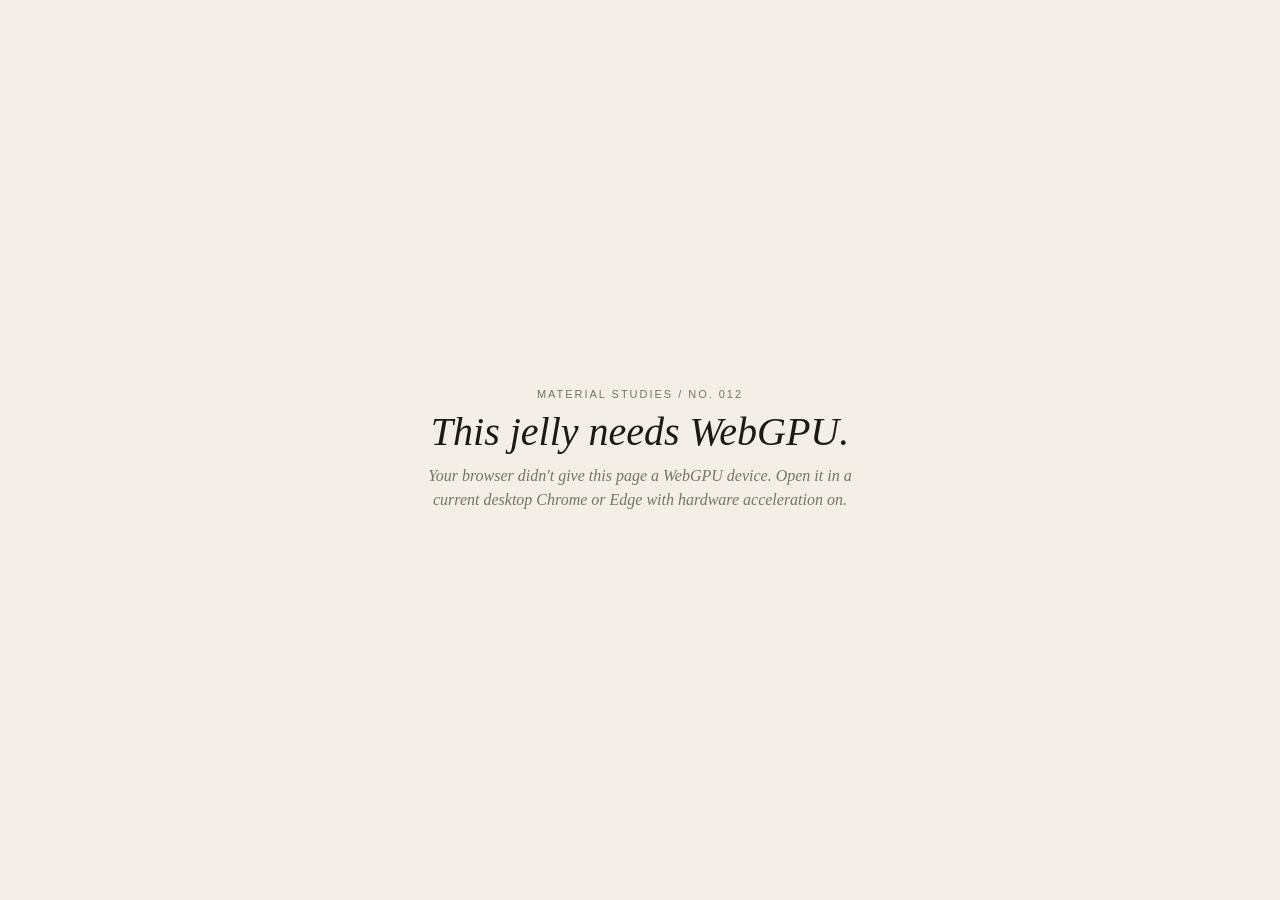
<file: 2026-10-15-pineapple-cost-across-router-commits/pineapple-1/pineapple-1.html>
<!DOCTYPE html>
<html lang="en">
<head>
<meta charset="utf-8">
<meta name="viewport" content="width=device-width, initial-scale=1">
<title>Pineapple Jelly — Material Studies No. 012</title>
<style>
  :root {
    --ink: #1d1a16;
    --paper: #f3efe7;
    --muted: #7a7166;
    --rule: #1d1a1622;
    --serif: "Iowan Old Style", "Palatino Linotype", Palatino, Georgia, serif;
    --sans: -apple-system, "Helvetica Neue", Arial, sans-serif;
  }
  * { box-sizing: border-box; }
  html, body { margin: 0; height: 100%; background: var(--paper); color: var(--ink); font-family: var(--sans); }
  body { overflow-x: hidden; }
  #app { display: grid; grid-template-columns: minmax(0, 1fr) 300px; height: 100vh; }
  #stage { position: relative; min-width: 0; user-select: none; -webkit-user-select: none; }
  #gfx { display: block; width: 100%; height: 100%; touch-action: none; }
  #masthead { position: absolute; left: 32px; top: 28px; pointer-events: none; }
  .kicker { font-size: 11px; letter-spacing: .18em; text-transform: uppercase; color: var(--muted); }
  #masthead h1 { margin: 8px 0 0; font: italic 400 52px/0.98 var(--serif); }
  #masthead .hint { margin-top: 12px; font: italic 15px var(--serif); color: var(--muted); }
  #panel { border-left: 1px solid var(--rule); padding: 28px 24px 24px; overflow-y: auto; display: flex; flex-direction: column; gap: 18px; }
  #panel h2 { margin: 6px 0 0; font: italic 400 26px var(--serif); }
  .group { border-top: 1px solid var(--rule); padding-top: 14px; }
  .label { display: flex; justify-content: space-between; margin-bottom: 10px; font-size: 11px; letter-spacing: .14em; text-transform: uppercase; color: var(--muted); }
  .label output { font-variant-numeric: tabular-nums; letter-spacing: 0; color: var(--ink); }
  .swatches { display: flex; gap: 8px; }
  .swatch { flex: 1; min-width: 0; display: flex; flex-direction: column; align-items: center; gap: 6px; padding: 10px 4px 8px; border: 1px solid var(--rule); border-radius: 10px; background: transparent; color: var(--ink); font: italic 14px var(--serif); cursor: pointer; }
  .swatch[aria-pressed="true"] { border-color: var(--ink); background: #ffffff80; }
  .swatch svg { width: 30px; height: 30px; }
  .swatch path { fill: var(--c); stroke: #1d1a1655; stroke-width: .6; }
  .slider + .slider { margin-top: 14px; }
  input[type=range] { width: 100%; margin: 0; accent-color: var(--ink); }
  .buttons { display: grid; grid-template-columns: 1fr; gap: 8px; }
  .act { display: flex; justify-content: space-between; align-items: center; gap: 6px; padding: 9px 12px; border: 1px solid #1d1a1640; border-radius: 999px; background: transparent; color: var(--ink); font: italic 14px var(--serif); text-align: left; cursor: pointer; }
  .act:hover, .swatch:hover { background: #ffffffa0; }
  kbd { padding: 1px 5px; border: 1px solid var(--rule); border-radius: 4px; font: 10px var(--sans); font-style: normal; color: var(--muted); white-space: nowrap; }
  .toggles { display: flex; gap: 18px; font: italic 15px var(--serif); }
  .toggles label { display: flex; align-items: center; gap: 7px; cursor: pointer; }
  .toggles input { margin: 0; accent-color: var(--ink); }
  #readouts { display: grid; grid-template-columns: auto 1fr; gap: 6px 16px; margin: 0; font-size: 13px; }
  #readouts dt { color: var(--muted); text-transform: uppercase; letter-spacing: .12em; font-size: 11px; align-self: center; }
  #readouts dd { margin: 0; font-variant-numeric: tabular-nums; text-align: right; }
  .keys { margin: auto 0 0; font-size: 11px; line-height: 1.9; color: var(--muted); }
  #fallback { position: fixed; inset: 0; z-index: 10; display: grid; place-items: center; padding: 32px; background: var(--paper); text-align: center; }
  #fallback[hidden] { display: none; }
  #fallback h1 { margin: 10px 0; font: italic 400 40px/1.1 var(--serif); }
  #fallback p { max-width: 460px; margin: 0 auto; font: italic 16px/1.5 var(--serif); color: var(--muted); overflow-wrap: anywhere; }
  @media (max-width: 760px) {
    #app { grid-template-columns: minmax(0, 1fr); grid-template-rows: max(62vh, 360px) auto; height: auto; }
    #panel { border-left: 0; border-top: 1px solid var(--rule); overflow: visible; }
    #masthead { left: 20px; top: 18px; }
    #masthead h1 { font-size: 36px; }
    #masthead .hint { margin-top: 8px; }
  }
</style>
</head>
<body>
<div id="app">
  <main id="stage">
    <canvas id="gfx"></canvas>
    <header id="masthead">
      <div class="kicker">Material Studies / No. 012</div>
      <h1>Pineapple /<br>Jelly.</h1>
      <div class="hint">Grab either edge. Pull. Let go.</div>
    </header>
  </main>
  <aside id="panel">
    <div>
      <div class="kicker">Specimen controls</div>
      <h2>The Specimen</h2>
    </div>
    <section class="group">
      <div class="label">Tint</div>
      <div class="swatches">
        <button class="swatch" data-tint="golden" aria-pressed="true" style="--c:#e9a92e"><svg viewBox="-12 -12 24 24" aria-hidden="true"><path fill-rule="evenodd"/></svg>Golden</button>
        <button class="swatch" data-tint="amber" aria-pressed="false" style="--c:#c9661e"><svg viewBox="-12 -12 24 24" aria-hidden="true"><path fill-rule="evenodd"/></svg>Amber</button>
        <button class="swatch" data-tint="rose" aria-pressed="false" style="--c:#e18a86"><svg viewBox="-12 -12 24 24" aria-hidden="true"><path fill-rule="evenodd"/></svg>Rosé</button>
      </div>
    </section>
    <section class="group">
      <label class="slider"><div class="label">Firmness <output id="o-firm">50</output></div><input type="range" id="s-firm" min="0" max="100" value="50"></label>
      <label class="slider"><div class="label">Internal damping <output id="o-damp">50</output></div><input type="range" id="s-damp" min="0" max="100" value="50"></label>
    </section>
    <section class="group buttons">
      <button class="act" id="b-nudge">Give it a nudge <kbd>N</kbd></button>
      <button class="act" id="b-turn">Turn it over <kbd>T</kbd></button>
      <button class="act" id="b-reset">Reset <kbd>R</kbd></button>
      <button class="act" id="b-pause"><span id="b-pause-label">Pause</span> <kbd>Space</kbd></button>
    </section>
    <section class="group toggles">
      <label><input type="checkbox" id="t-mesh"> Show mesh</label>
      <label><input type="checkbox" id="t-slow"> ¼ speed</label>
    </section>
    <section class="group">
      <dl id="readouts">
        <dt>Mass</dt><dd id="r-mass">–</dd>
        <dt>Volume</dt><dd id="r-volume">–</dd>
        <dt>Kinetic</dt><dd id="r-kinetic">–</dd>
      </dl>
    </section>
    <p class="keys">Space pause · N nudge · T turn it over · R reset<br>Scroll or a second finger twists what you hold.</p>
  </aside>
</div>
<div id="fallback" hidden>
  <div>
    <div class="kicker">Material Studies / No. 012</div>
    <h1>This jelly needs WebGPU.</h1>
    <p id="fallback-msg">Your browser didn't give this page a WebGPU device. Open it in a current desktop Chrome or Edge with hardware acceleration on.</p>
  </div>
</div>
<script type="module">
// ===== constants =====
// Ring geometry from spec.md, in world units (1 unit ≈ 3 cm).
const RING = { outer: 1.36, hole: 0.5, thick: 0.5, bevel: 0.12, scallops: 14 };
const STEP_HZ = 60;

const SUBSTEPS = 12;
const GRAVITY = 9.8;
const DENSITY = 1;
const EDGE_COMPLIANCE = 2e-4;   // softer = wobblier; the Firmness slider drives sim.compliance
const VOL_COMPLIANCE = 0;       // tets keep their volume
const DAMPING = 2.2;            // per second, on motion relative to the rigid body; the Internal damping slider drives sim.damping
const AIR_DRAG = 0.05;          // per second, on all motion
const FLOOR_FRICTION = 0.4;
const WALL_X = 2.5, WALL_Z = 2.4;
const DROP_HEIGHT = 1.6, DROP_TILT = 0.25;
const TOSS_UP = 5.2;            // turn-over launch speed; the spin is set so it lands after half a turn
const sim = { compliance: EDGE_COMPLIANCE, damping: DAMPING };

// ===== math =====
const mat4 = {
  mul(o, a, b) {
    for (let c = 0; c < 4; c++) for (let r = 0; r < 4; r++) {
      let s = 0; for (let k = 0; k < 4; k++) s += a[k * 4 + r] * b[c * 4 + k];
      o[c * 4 + r] = s;
    }
    return o;
  },
  // WebGPU clip depth 0..1, column-major.
  perspective(o, fovy, aspect, near, far) {
    const f = 1 / Math.tan(fovy / 2);
    o.fill(0); o[0] = f / aspect; o[5] = f; o[10] = far / (near - far); o[11] = -1; o[14] = near * far / (near - far);
    return o;
  },
  ortho(o, h, near, far) {
    o.fill(0); o[0] = 1 / h; o[5] = 1 / h; o[10] = 1 / (near - far); o[14] = near / (near - far); o[15] = 1;
    return o;
  },
  lookAt(o, e, t, up) {
    let zx = e[0] - t[0], zy = e[1] - t[1], zz = e[2] - t[2]; const zl = Math.hypot(zx, zy, zz); zx /= zl; zy /= zl; zz /= zl;
    let xx = up[1] * zz - up[2] * zy, xy = up[2] * zx - up[0] * zz, xz = up[0] * zy - up[1] * zx; const xl = Math.hypot(xx, xy, xz); xx /= xl; xy /= xl; xz /= xl;
    const yx = zy * xz - zz * xy, yy = zz * xx - zx * xz, yz = zx * xy - zy * xx;
    o[0] = xx; o[1] = yx; o[2] = zx; o[3] = 0; o[4] = xy; o[5] = yy; o[6] = zy; o[7] = 0; o[8] = xz; o[9] = yz; o[10] = zz; o[11] = 0;
    o[12] = -(xx * e[0] + xy * e[1] + xz * e[2]); o[13] = -(yx * e[0] + yy * e[1] + yz * e[2]); o[14] = -(zx * e[0] + zy * e[1] + zz * e[2]); o[15] = 1;
    return o;
  },
};
function sub3(a, b) { return [a[0] - b[0], a[1] - b[1], a[2] - b[2]]; }
function dot3(a, b) { return a[0] * b[0] + a[1] * b[1] + a[2] * b[2]; }
function cross3(a, b) { return [a[1] * b[2] - a[2] * b[1], a[2] * b[0] - a[0] * b[2], a[0] * b[1] - a[1] * b[0]]; }
function norm3(a) { const l = Math.hypot(a[0], a[1], a[2]) || 1; return [a[0] / l, a[1] / l, a[2] / l]; }

// Signed tet volume from flat position array.
function tetVolume(p, a, b, c, d) {
  const ax = p[a * 3], ay = p[a * 3 + 1], az = p[a * 3 + 2];
  const bx = p[b * 3] - ax, by = p[b * 3 + 1] - ay, bz = p[b * 3 + 2] - az;
  const cx = p[c * 3] - ax, cy = p[c * 3 + 1] - ay, cz = p[c * 3 + 2] - az;
  const dx = p[d * 3] - ax, dy = p[d * 3 + 1] - ay, dz = p[d * 3 + 2] - az;
  return ((by * cz - bz * cy) * dx + (bz * cx - bx * cz) * dy + (bx * cy - by * cx) * dz) / 6;
}

// ===== mesh =====
// Structured (angle, radius, height) grid of hex cells, each split into 6 Kuhn tets
// (the same split everywhere, so neighbouring cells share faces).
const NT = RING.scallops * 4, NR = 3, NY = 2;

function buildMesh() {
  const nv = NT * (NR + 1) * (NY + 1);
  const vid = (i, j, k) => (((i % NT) * (NR + 1) + j) * (NY + 1) + k);
  const rest = new Float32Array(nv * 3);
  for (let i = 0; i < NT; i++) {
    const th = i / NT * Math.PI * 2;
    const scallop = 0.09 * (0.5 - 0.5 * Math.cos(RING.scallops * th));
    for (let j = 0; j <= NR; j++) for (let k = 0; k <= NY; k++) {
      let rin = RING.hole, rout = RING.outer - scallop;
      if (k === 0 || k === NY) { rin += RING.bevel; rout -= RING.bevel; }
      const r = rin + (rout - rin) * j / NR;
      const v = vid(i, j, k) * 3;
      rest[v] = r * Math.cos(th); rest[v + 1] = -RING.thick / 2 + RING.thick * k / NY; rest[v + 2] = r * Math.sin(th);
    }
  }
  const perms = [[1, 2, 4], [1, 4, 2], [2, 1, 4], [2, 4, 1], [4, 1, 2], [4, 2, 1]];
  const tets = [];
  for (let i = 0; i < NT; i++) for (let j = 0; j < NR; j++) for (let k = 0; k < NY; k++) {
    const c = b => vid(i + (b & 1), j + ((b >> 1) & 1), k + ((b >> 2) & 1));
    for (const [p, q] of perms) {
      const t = [c(0), c(p), c(p | q), c(7)];
      if (tetVolume(rest, ...t) < 0) [t[2], t[3]] = [t[3], t[2]];
      tets.push(...t);
    }
  }
  const tet = new Uint32Array(tets), nt = tet.length / 4;
  const edgeSet = new Map(), faceMap = new Map();
  for (let t = 0; t < nt; t++) {
    const [a, b, c, d] = tet.subarray(t * 4, t * 4 + 4);
    for (const [u, w] of [[a, b], [a, c], [a, d], [b, c], [b, d], [c, d]]) {
      const key = Math.min(u, w) * nv + Math.max(u, w);
      if (!edgeSet.has(key)) edgeSet.set(key, [Math.min(u, w), Math.max(u, w)]);
    }
    // Outward-wound faces for a positive tet.
    for (const f of [[a, c, b], [a, b, d], [a, d, c], [b, c, d]]) {
      const key = [...f].sort((x, y) => x - y).join(',');
      if (faceMap.has(key)) faceMap.delete(key); else faceMap.set(key, f);
    }
  }
  const edges = new Uint32Array([...edgeSet.values()].flat());
  const surf = new Uint32Array([...faceMap.values()].flat());
  return { nv, rest, tet, nt, edges, surf };
}
const mesh = buildMesh();

// ===== solver =====
const N = mesh.nv;
const pos = new Float32Array(N * 3), prev = new Float32Array(N * 3), vel = new Float32Array(N * 3);
const mass = new Float32Array(N), invMass = new Float32Array(N), restLen = new Float32Array(mesh.edges.length / 2);
const restVol = new Float32Array(mesh.nt);
let restTotalVol = 0, totalMass = 0, kePeak = 0;
{
  for (let t = 0; t < mesh.nt; t++) {
    const id = mesh.tet.subarray(t * 4, t * 4 + 4);
    const v = tetVolume(mesh.rest, id[0], id[1], id[2], id[3]);
    restVol[t] = v; restTotalVol += v;
    for (let k = 0; k < 4; k++) mass[id[k]] += v * DENSITY / 4;
  }
  for (let i = 0; i < N; i++) { invMass[i] = mass[i] > 0 ? 1 / mass[i] : 0; totalMass += mass[i]; }
  for (let e = 0; e < restLen.length; e++) {
    const a = mesh.edges[e * 2] * 3, b = mesh.edges[e * 2 + 1] * 3, r = mesh.rest;
    restLen[e] = Math.hypot(r[a] - r[b], r[a + 1] - r[b + 1], r[a + 2] - r[b + 2]);
  }
}

function resetBody() {
  const c = Math.cos(DROP_TILT), s = Math.sin(DROP_TILT), r = mesh.rest;
  for (let i = 0; i < N; i++) {
    const x = r[i * 3], y = r[i * 3 + 1], z = r[i * 3 + 2];
    pos[i * 3] = x; pos[i * 3 + 1] = y * c - z * s + DROP_HEIGHT; pos[i * 3 + 2] = y * s + z * c;
  }
  vel.fill(0);
  kePeak = 0;
}

function solveEdges(h) {
  const alpha = sim.compliance / (h * h), E = mesh.edges;
  for (let e = 0; e < restLen.length; e++) {
    const a = E[e * 2], b = E[e * 2 + 1], wa = invMass[a], wb = invMass[b], w = wa + wb;
    if (w === 0) continue;
    const dx = pos[a * 3] - pos[b * 3], dy = pos[a * 3 + 1] - pos[b * 3 + 1], dz = pos[a * 3 + 2] - pos[b * 3 + 2];
    const len = Math.hypot(dx, dy, dz);
    if (len === 0) continue;
    const s = -(len - restLen[e]) / (w + alpha) / len;
    pos[a * 3] += dx * s * wa; pos[a * 3 + 1] += dy * s * wa; pos[a * 3 + 2] += dz * s * wa;
    pos[b * 3] -= dx * s * wb; pos[b * 3 + 1] -= dy * s * wb; pos[b * 3 + 2] -= dz * s * wb;
  }
}

// Gradient of 6V w.r.t. each corner: corner i's gradient is cross of the opposite face.
const VOL_ORDER = [[1, 3, 2], [0, 2, 3], [0, 3, 1], [0, 1, 2]];
const grads = new Float32Array(12);
function solveVolumes(h) {
  const alpha = VOL_COMPLIANCE / (h * h), T = mesh.tet;
  for (let t = 0; t < mesh.nt; t++) {
    const o = t * 4;
    let w = 0;
    for (let j = 0; j < 4; j++) {
      const [i0, i1, i2] = VOL_ORDER[j];
      const p0 = T[o + i0] * 3, p1 = T[o + i1] * 3, p2 = T[o + i2] * 3;
      const ax = pos[p1] - pos[p0], ay = pos[p1 + 1] - pos[p0 + 1], az = pos[p1 + 2] - pos[p0 + 2];
      const bx = pos[p2] - pos[p0], by = pos[p2 + 1] - pos[p0 + 1], bz = pos[p2 + 2] - pos[p0 + 2];
      const gx = ay * bz - az * by, gy = az * bx - ax * bz, gz = ax * by - ay * bx;
      grads[j * 3] = gx; grads[j * 3 + 1] = gy; grads[j * 3 + 2] = gz;
      w += invMass[T[o + j]] * (gx * gx + gy * gy + gz * gz);
    }
    if (w === 0) continue;
    const C = (tetVolume(pos, T[o], T[o + 1], T[o + 2], T[o + 3]) - restVol[t]) * 6;
    const lambda = -C / (w + alpha);
    for (let j = 0; j < 4; j++) {
      const p = T[o + j] * 3, s = lambda * invMass[T[o + j]];
      pos[p] += grads[j * 3] * s; pos[p + 1] += grads[j * 3 + 1] * s; pos[p + 2] += grads[j * 3 + 2] * s;
    }
  }
}

// Rigid part of the motion: centre of mass, its velocity and the angular velocity (I⁻¹L).
const rigid = { cx: 0, cy: 0, cz: 0, vx: 0, vy: 0, vz: 0, wx: 0, wy: 0, wz: 0 };
function rigidMotion() {
  let m = 0, cx = 0, cy = 0, cz = 0, vx = 0, vy = 0, vz = 0;
  for (let i = 0; i < N; i++) {
    const w = mass[i], p = i * 3;
    m += w; cx += w * pos[p]; cy += w * pos[p + 1]; cz += w * pos[p + 2];
    vx += w * vel[p]; vy += w * vel[p + 1]; vz += w * vel[p + 2];
  }
  cx /= m; cy /= m; cz /= m; vx /= m; vy /= m; vz /= m;
  let Lx = 0, Ly = 0, Lz = 0, a = 0, b = 0, c = 0, d = 0, e = 0, f = 0;
  for (let i = 0; i < N; i++) {
    const w = mass[i], p = i * 3, rx = pos[p] - cx, ry = pos[p + 1] - cy, rz = pos[p + 2] - cz;
    const ux = vel[p] - vx, uy = vel[p + 1] - vy, uz = vel[p + 2] - vz;
    Lx += w * (ry * uz - rz * uy); Ly += w * (rz * ux - rx * uz); Lz += w * (rx * uy - ry * ux);
    a += w * (ry * ry + rz * rz); d += w * (rx * rx + rz * rz); f += w * (rx * rx + ry * ry);
    b -= w * rx * ry; c -= w * rx * rz; e -= w * ry * rz;
  }
  const A = d * f - e * e, B = c * e - b * f, C = b * e - c * d, D = a * f - c * c, E = b * c - a * e, F = a * d - b * b;
  const det = a * A + b * B + c * C || 1;
  const g = rigid;
  g.cx = cx; g.cy = cy; g.cz = cz; g.vx = vx; g.vy = vy; g.vz = vz;
  g.wx = (A * Lx + B * Ly + C * Lz) / det; g.wy = (B * Lx + D * Ly + E * Lz) / det; g.wz = (C * Lx + E * Ly + F * Lz) / det;
  return g;
}

// Relative-velocity damping: pulls each velocity toward the rigid motion, so wobble dies but a toss keeps flying.
function dampRelative(h) {
  const k = 1 - Math.exp(-sim.damping * h), g = rigidMotion();
  for (let i = 0; i < N; i++) {
    const p = i * 3, rx = pos[p] - g.cx, ry = pos[p + 1] - g.cy, rz = pos[p + 2] - g.cz;
    vel[p] += (g.vx + g.wy * rz - g.wz * ry - vel[p]) * k;
    vel[p + 1] += (g.vy + g.wz * rx - g.wx * rz - vel[p + 1]) * k;
    vel[p + 2] += (g.vz + g.wx * ry - g.wy * rx - vel[p + 2]) * k;
  }
}

function step(dt) {
  const h = dt / SUBSTEPS, drag = Math.max(0, 1 - AIR_DRAG * h);
  if (grab) grabGoals();
  for (let s = 0; s < SUBSTEPS; s++) {
    dampRelative(h);
    for (let i = 0; i < N; i++) {
      if (invMass[i] === 0) continue;
      const p = i * 3;
      vel[p + 1] -= GRAVITY * h;
      vel[p] *= drag; vel[p + 1] *= drag; vel[p + 2] *= drag;
      prev[p] = pos[p]; prev[p + 1] = pos[p + 1]; prev[p + 2] = pos[p + 2];
      pos[p] += vel[p] * h; pos[p + 1] += vel[p + 1] * h; pos[p + 2] += vel[p + 2] * h;
    }
    solveEdges(h);
    solveVolumes(h);
    if (grab) solveGrab();
    for (let i = 0; i < N; i++) {
      const p = i * 3;
      if (pos[p + 1] < 0) {
        pos[p + 1] = 0;
        pos[p] = prev[p] + (pos[p] - prev[p]) * (1 - FLOOR_FRICTION);
        pos[p + 2] = prev[p + 2] + (pos[p + 2] - prev[p + 2]) * (1 - FLOOR_FRICTION);
      }
      if (pos[p] > WALL_X) pos[p] = WALL_X; else if (pos[p] < -WALL_X) pos[p] = -WALL_X;
      if (pos[p + 2] > WALL_Z) pos[p + 2] = WALL_Z; else if (pos[p + 2] < -WALL_Z) pos[p + 2] = -WALL_Z;
      vel[p] = (pos[p] - prev[p]) / h; vel[p + 1] = (pos[p + 1] - prev[p + 1]) / h; vel[p + 2] = (pos[p + 2] - prev[p + 2]) / h;
    }
  }
}

// Launches the whole ring: upward speed plus a spin (rad/s) about a unit axis, plus an optional sideways push.
function toss(up, spin, ax, ay, az, sx = 0, sz = 0) {
  grab = null;
  const g = rigidMotion();
  for (let i = 0; i < N; i++) {
    const p = i * 3, rx = pos[p] - g.cx, ry = pos[p + 1] - g.cy, rz = pos[p + 2] - g.cz;
    vel[p] = sx + spin * (ay * rz - az * ry);
    vel[p + 1] = up + spin * (az * rx - ax * rz);
    vel[p + 2] = sz + spin * (ax * ry - ay * rx);
  }
  kePeak = 0;
}
// Half a turn over the flight time 2·up/g, so the ring lands on its other face.
const tossSpin = () => Math.PI * GRAVITY / (2 * TOSS_UP);

// Which face is up: +1 for the rest top face, −1 when turned over.
function faceUp() {
  let s = 0;
  for (let i = 0; i < N; i++) s += Math.sign(mesh.rest[i * 3 + 1]) * pos[i * 3 + 1];
  return Math.sign(s);
}

const meas = { mass: 0, volume: 0, kinetic: 0, peak: 0 };
function measure() {
  let vol = 0, ke = 0;
  for (let t = 0; t < mesh.nt; t++) { const o = t * 4; vol += tetVolume(pos, mesh.tet[o], mesh.tet[o + 1], mesh.tet[o + 2], mesh.tet[o + 3]); }
  for (let i = 0; i < N; i++) {
    if (invMass[i] === 0) continue;
    const p = i * 3;
    ke += 0.5 * mass[i] * (vel[p] ** 2 + vel[p + 1] ** 2 + vel[p + 2] ** 2);
  }
  kePeak = Math.max(kePeak, ke);
  meas.mass = totalMass; meas.volume = vol / restTotalVol; meas.kinetic = ke; meas.peak = kePeak;
  return meas;
}
resetBody();

// ===== grab =====
// A grab holds a soft patch of particles around the hit point. Each substep pulls
// them toward target + R(twist) * offset; the floor and volume constraints still win.
const GRAB_RADIUS = 0.4, GRAB_PULL = 0.3, GRAB_REACH = 1.3, GRAB_FLOOR = 0.03;
const KINETIC_REST = 0.01;      // "settled" threshold for the Kinetic readout
let grab = null;

function startGrab(hit, axis) {
  const idx = [], w = [], off = [];
  for (let i = 0; i < N; i++) {
    const d = Math.hypot(pos[i * 3] - hit[0], pos[i * 3 + 1] - hit[1], pos[i * 3 + 2] - hit[2]);
    if (d < GRAB_RADIUS) { idx.push(i); w.push(1 - d / GRAB_RADIUS); off.push(pos[i * 3] - hit[0], pos[i * 3 + 1] - hit[1], pos[i * 3 + 2] - hit[2]); }
  }
  if (!idx.length) return;
  grab = { idx: Int32Array.from(idx), w: Float32Array.from(w), off: Float32Array.from(off),
    start: hit.slice(), target: hit.slice(), axis, twist: 0, goal: new Float32Array(idx.length * 3) };
}

// Rotates offsets about the view axis, clamps reach, lifts the target so no goal sits below the floor.
function grabGoals() {
  const g = grab, ax = g.axis[0], ay = g.axis[1], az = g.axis[2], c = Math.cos(g.twist), s = Math.sin(g.twist);
  let dx = g.target[0] - g.start[0], dy = g.target[1] - g.start[1], dz = g.target[2] - g.start[2];
  const l = Math.hypot(dx, dy, dz);
  if (l > GRAB_REACH) { const k = GRAB_REACH / l; dx *= k; dy *= k; dz *= k; }
  let minY = Infinity;
  for (let k = 0; k < g.idx.length; k++) {
    const x = g.off[k * 3], y = g.off[k * 3 + 1], z = g.off[k * 3 + 2];
    const kd = ax * x + ay * y + az * z;
    const cx = ay * z - az * y, cy = az * x - ax * z, cz = ax * y - ay * x;
    const gx = x * c + cx * s + ax * kd * (1 - c), gy = y * c + cy * s + ay * kd * (1 - c), gz = z * c + cz * s + az * kd * (1 - c);
    g.goal[k * 3] = g.start[0] + dx + gx; g.goal[k * 3 + 1] = g.start[1] + dy + gy; g.goal[k * 3 + 2] = g.start[2] + dz + gz;
    minY = Math.min(minY, g.goal[k * 3 + 1]);
  }
  if (minY < GRAB_FLOOR) for (let k = 0; k < g.idx.length; k++) g.goal[k * 3 + 1] += GRAB_FLOOR - minY;
}

function solveGrab() {
  const g = grab;
  for (let k = 0; k < g.idx.length; k++) {
    const p = g.idx[k] * 3, a = GRAB_PULL * g.w[k];
    pos[p] += (g.goal[k * 3] - pos[p]) * a; pos[p + 1] += (g.goal[k * 3 + 1] - pos[p + 1]) * a; pos[p + 2] += (g.goal[k * 3 + 2] - pos[p + 2]) * a;
  }
}

// Nearest surface triangle hit (Möller–Trumbore); null through the hole or off the ring.
function rayPick(o, d) {
  const S = mesh.surf, ox = o[0], oy = o[1], oz = o[2], dx = d[0], dy = d[1], dz = d[2];
  let best = Infinity;
  for (let f = 0; f < S.length; f += 3) {
    const a = S[f] * 3, b = S[f + 1] * 3, c = S[f + 2] * 3;
    const e1x = pos[b] - pos[a], e1y = pos[b + 1] - pos[a + 1], e1z = pos[b + 2] - pos[a + 2];
    const e2x = pos[c] - pos[a], e2y = pos[c + 1] - pos[a + 1], e2z = pos[c + 2] - pos[a + 2];
    const px = dy * e2z - dz * e2y, py = dz * e2x - dx * e2z, pz = dx * e2y - dy * e2x;
    const det = e1x * px + e1y * py + e1z * pz;
    if (Math.abs(det) < 1e-9) continue;
    const tx = ox - pos[a], ty = oy - pos[a + 1], tz = oz - pos[a + 2];
    const u = (tx * px + ty * py + tz * pz) / det; if (u < 0 || u > 1) continue;
    const qx = ty * e1z - tz * e1y, qy = tz * e1x - tx * e1z, qz = tx * e1y - ty * e1x;
    const v = (dx * qx + dy * qy + dz * qz) / det; if (v < 0 || u + v > 1) continue;
    const t = (e2x * qx + e2y * qy + e2z * qz) / det; if (t > 0 && t < best) best = t;
  }
  return best < Infinity ? [ox + dx * best, oy + dy * best, oz + dz * best] : null;
}

// ===== skin =====
// The drawn surface: a smooth scalloped ring with round 0.12 bevels, each vertex fixed in a sim tet
// by barycentric weights so it deforms with the flesh. Juice cells and bubbles are embedded the same way.
const SKIN_U = RING.scallops * 12;
const DmInv = new Float32Array(mesh.nt * 9);
for (let t = 0; t < mesh.nt; t++) {
  const r = mesh.rest, o = mesh.tet.subarray(t * 4, t * 4 + 4).map(v => v * 3);
  const c = [0, 1, 2].map(k => [r[o[k + 1]] - r[o[0]], r[o[k + 1] + 1] - r[o[0] + 1], r[o[k + 1] + 2] - r[o[0] + 2]]);
  // Rows of the inverse of the matrix with columns c0, c1, c2.
  const r0 = cross3(c[1], c[2]), r1 = cross3(c[2], c[0]), r2 = cross3(c[0], c[1]), det = dot3(c[0], r0);
  DmInv.set([...r0, ...r1, ...r2].map(v => v / det), t * 9);
}

// Finds the sim tet that best contains a rest-space point; writes its index and 4 weights.
function embed(x, y, z, tetOut, wOut, k) {
  const fi = ((Math.atan2(z, x) / (Math.PI * 2) * NT) % NT + NT) % NT, i0 = Math.floor(fi);
  let best = -Infinity;
  for (let di = -1; di <= 1; di++) {
    const i = (i0 + di + NT) % NT;
    for (let j = 0; j < NR; j++) for (let kk = 0; kk < NY; kk++) for (let p = 0; p < 6; p++) {
      const t = ((i * NR + j) * NY + kk) * 6 + p, a = mesh.tet[t * 4] * 3, M = t * 9;
      const px = x - mesh.rest[a], py = y - mesh.rest[a + 1], pz = z - mesh.rest[a + 2];
      const l1 = DmInv[M] * px + DmInv[M + 1] * py + DmInv[M + 2] * pz;
      const l2 = DmInv[M + 3] * px + DmInv[M + 4] * py + DmInv[M + 5] * pz;
      const l3 = DmInv[M + 6] * px + DmInv[M + 7] * py + DmInv[M + 8] * pz;
      const l0 = 1 - l1 - l2 - l3, m = Math.min(l0, l1, l2, l3);
      if (m > best) { best = m; tetOut[k] = t; wOut.set([l0, l1, l2, l3], k * 4); }
    }
  }
}

// World position of an embedded point.
function skinPoint(tetArr, w, k, out, o) {
  const T = tetArr[k] * 4;
  let x = 0, y = 0, z = 0;
  for (let c = 0; c < 4; c++) { const p = mesh.tet[T + c] * 3, b = w[k * 4 + c]; x += pos[p] * b; y += pos[p + 1] * b; z += pos[p + 2] * b; }
  out[o] = x; out[o + 1] = y; out[o + 2] = z;
}

function buildSkin() {
  const b = RING.bevel, h = RING.thick / 2, AR = 6, NS = 6, NW = 2;
  const prof = (rin, rout) => {
    const pts = [], arc = (cr, cy, a0, a1) => { for (let s = 0; s < AR; s++) { const a = a0 + (a1 - a0) * s / AR; pts.push([cr + b * Math.cos(a), cy + b * Math.sin(a)]); } };
    for (let s = 0; s < NS; s++) pts.push([rin + b + (rout - rin - 2 * b) * s / NS, h]);
    arc(rout - b, h - b, Math.PI / 2, 0);
    for (let s = 0; s < NW; s++) pts.push([rout, (h - b) * (1 - 2 * s / NW)]);
    arc(rout - b, -(h - b), 0, -Math.PI / 2);
    for (let s = 0; s < NS; s++) pts.push([rout - b - (rout - rin - 2 * b) * s / NS, -h]);
    arc(rin + b, -(h - b), -Math.PI / 2, -Math.PI);
    for (let s = 0; s < NW; s++) pts.push([rin, -(h - b) * (1 - 2 * s / NW)]);
    arc(rin + b, h - b, Math.PI, Math.PI / 2);
    return pts;
  };
  const NV = 2 * NS + 2 * NW + 4 * AR, nv = SKIN_U * NV;
  const rest = new Float32Array(nv * 3), tet = new Uint32Array(nv), w = new Float32Array(nv * 4);
  for (let iu = 0; iu < SKIN_U; iu++) {
    const th = iu / SKIN_U * Math.PI * 2, c = Math.cos(RING.scallops / 2 * th), eps = 0.08;
    const lobe = (Math.sqrt(c * c + eps * eps) - eps) / (Math.sqrt(1 + eps * eps) - eps);
    const pts = prof(RING.hole, RING.outer - 0.09 * (1 - lobe));
    for (let iv = 0; iv < NV; iv++) {
      const v = iu * NV + iv, [r, y] = pts[iv];
      rest[v * 3] = r * Math.cos(th); rest[v * 3 + 1] = y; rest[v * 3 + 2] = r * Math.sin(th);
      embed(rest[v * 3], y, rest[v * 3 + 2], tet, w, v);
    }
  }
  const idx = new Uint32Array(SKIN_U * NV * 6);
  let vol = 0;
  for (let iu = 0, n = 0; iu < SKIN_U; iu++) for (let iv = 0; iv < NV; iv++) {
    const a = iu * NV + iv, bb = ((iu + 1) % SKIN_U) * NV + iv, c = ((iu + 1) % SKIN_U) * NV + (iv + 1) % NV, d = iu * NV + (iv + 1) % NV;
    idx.set([a, bb, c, a, c, d], n); n += 6;
  }
  for (let f = 0; f < idx.length; f += 3) {
    const A = idx[f] * 3, B = idx[f + 1] * 3, C = idx[f + 2] * 3;
    vol += dot3([rest[A], rest[A + 1], rest[A + 2]], cross3([rest[B], rest[B + 1], rest[B + 2]], [rest[C], rest[C + 1], rest[C + 2]]));
  }
  if (vol < 0) for (let f = 0; f < idx.length; f += 3) [idx[f + 1], idx[f + 2]] = [idx[f + 2], idx[f + 1]];
  return { nv, rest, tet, w, idx };
}
const skin = buildSkin();
const skinVert = new Float32Array(skin.nv * 6), skinNrm = new Float32Array(skin.nv * 3);

function updateSkin() {
  skinNrm.fill(0);
  for (let v = 0; v < skin.nv; v++) skinPoint(skin.tet, skin.w, v, skinVert, v * 6);
  const I = skin.idx;
  for (let f = 0; f < I.length; f += 3) {
    const a = I[f] * 6, b = I[f + 1] * 6, c = I[f + 2] * 6;
    const ux = skinVert[b] - skinVert[a], uy = skinVert[b + 1] - skinVert[a + 1], uz = skinVert[b + 2] - skinVert[a + 2];
    const vx = skinVert[c] - skinVert[a], vy = skinVert[c + 1] - skinVert[a + 1], vz = skinVert[c + 2] - skinVert[a + 2];
    const nx = uy * vz - uz * vy, ny = uz * vx - ux * vz, nz = ux * vy - uy * vx;
    for (let k = 0; k < 3; k++) { const q = I[f + k] * 3; skinNrm[q] += nx; skinNrm[q + 1] += ny; skinNrm[q + 2] += nz; }
  }
  for (let v = 0; v < skin.nv; v++) {
    const q = v * 3, l = Math.hypot(skinNrm[q], skinNrm[q + 1], skinNrm[q + 2]) || 1;
    skinVert[v * 6 + 3] = skinNrm[q] / l; skinVert[v * 6 + 4] = skinNrm[q + 1] / l; skinVert[v * 6 + 5] = skinNrm[q + 2] / l;
  }
}

// Juice cells: elongated sacs lying along the radius. Bubbles: small spheres. Each has a centre and a tip embedded.
const CELLS = 64, BUBBLES = 16, NCELL = CELLS + BUBBLES;
const cellTet = new Uint32Array(NCELL * 2), cellW = new Float32Array(NCELL * 8), cellRad = new Float32Array(NCELL);
const cellData = new Float32Array(NCELL * 8), cellTip = new Float32Array(3);
{
  let seed = 12;
  const rnd = () => { seed = (seed * 16807) % 2147483647; return seed / 2147483647; };
  for (let c = 0; c < NCELL; c++) {
    const bub = c >= CELLS, th = rnd() * Math.PI * 2;
    const half = bub ? 0 : 0.07 + 0.09 * rnd(), rad = bub ? 0.014 + 0.022 * rnd() : 0.022 + 0.018 * rnd();
    const r = bub ? 0.66 + 0.5 * rnd() : RING.hole + 0.08 + half + rnd() * (RING.outer - RING.hole - 0.3 - 2 * half);
    const y = (rnd() * 2 - 1) * (bub ? 0.15 : 0.11), tip = r + Math.max(half, rad);
    embed(r * Math.cos(th), y, r * Math.sin(th), cellTet, cellW, c * 2);
    embed(tip * Math.cos(th), y, tip * Math.sin(th), cellTet, cellW, c * 2 + 1);
    cellRad[c] = rad;
  }
}
function updateCells() {
  for (let c = 0; c < NCELL; c++) {
    const o = c * 8;
    skinPoint(cellTet, cellW, c * 2, cellData, o);
    skinPoint(cellTet, cellW, c * 2 + 1, cellTip, 0);
    cellData[o + 3] = cellTip[0] - cellData[o]; cellData[o + 4] = cellTip[1] - cellData[o + 1]; cellData[o + 5] = cellTip[2] - cellData[o + 2];
    cellData[o + 6] = cellRad[c]; cellData[o + 7] = c >= CELLS ? 1 : 0;
  }
}

// ===== GPU =====
const canvas = document.getElementById('gfx');
let device = null, context = null, format = null;
const MSAA = 4, SHADOW_RES = 1024, HEIGHT_RES = 256;
const LIGHT_HALF = 2.4, LIGHT_DIST = 8, LIGHT_RANGE = 16, HEIGHT_HALF = 2.2, PENUMBRA = 0.22;
const KEY_DIR = norm3([-0.7, 0.62, 0.42]), RIM_DIR = norm3([0.7, 0.5, -0.6]), TOP_DIR = norm3([0, 1, 0.25]);
// Absorption per unit length (rgb) and milky scatter colour; scattering, gloss and fibres are shared.
const TINTS = {
  golden: { absorb: [0.4, 1.6, 6.5], milk: [1.0, 0.82, 0.46] },
  amber: { absorb: [0.7, 3.2, 8.5], milk: [1.0, 0.62, 0.32] },
  rose: { absorb: [0.45, 3.2, 2.2], milk: [1.0, 0.72, 0.70] },
};
const look = { tint: 'golden', mesh: false, exposure: 1.0 };
const cam = { eye: [0, 3.5, 5.7], target: [0, 0.5, 0], fovy: 0.6, aspect: 1, f: [0, 0, -1], r: [1, 0, 0], u: [0, 1, 0] };

function showFallback(msg) {
  document.getElementById('fallback').hidden = false;
  if (msg) document.getElementById('fallback-msg').textContent = msg;
}

async function initGPU() {
  if (!navigator.gpu) return false;
  const adapter = await navigator.gpu.requestAdapter().catch(() => null);
  if (!adapter) return false;
  device = await adapter.requestDevice().catch(() => null);
  if (!device) return false;
  device.lost.then(info => { if (info.reason !== 'destroyed') showFallback('The GPU device was lost: ' + info.message); });
  context = canvas.getContext('webgpu');
  if (!context) return false;
  format = navigator.gpu.getPreferredCanvasFormat();
  context.configure({ device, format, alphaMode: 'opaque' });
  device.pushErrorScope('validation');
  const shaderErr = await createScene();
  const err = await device.popErrorScope();
  if (shaderErr || err) { showFallback('The renderer failed to start: ' + (shaderErr || err.message)); return null; }
  return true;
}

const v3 = a => `vec3f(${a.map(v => v.toFixed(4)).join(', ')})`;
const COMMON = /* wgsl */`
struct U {
  vp: mat4x4f,
  lvp: mat4x4f,
  eye: vec4f,
  key: vec4f,
  absorb: vec4f,
  milk: vec4f,
  screen: vec4f,
  com: vec4f,
  hm: vec4f,
  misc: vec4f,
};
@group(0) @binding(0) var<uniform> u: U;
const PI = 3.14159265;
const KEY = ${v3(KEY_DIR)};
const RIM = ${v3(RIM_DIR)};
const TOP = ${v3(TOP_DIR)};

fn hash3(p: vec3f) -> f32 {
  var q = fract(p * 0.1031);
  q += dot(q, q.yzx + 33.33);
  return fract((q.x + q.y) * q.z);
}
fn noise3(p: vec3f) -> f32 {
  let i = floor(p);
  let f = fract(p);
  let w = f * f * (3.0 - 2.0 * f);
  let a = mix(hash3(i), hash3(i + vec3f(1.0, 0.0, 0.0)), w.x);
  let b = mix(hash3(i + vec3f(0.0, 1.0, 0.0)), hash3(i + vec3f(1.0, 1.0, 0.0)), w.x);
  let c = mix(hash3(i + vec3f(0.0, 0.0, 1.0)), hash3(i + vec3f(1.0, 0.0, 1.0)), w.x);
  let d = mix(hash3(i + vec3f(0.0, 1.0, 1.0)), hash3(i + vec3f(1.0, 1.0, 1.0)), w.x);
  return mix(mix(a, b, w.y), mix(c, d, w.y), w.z);
}
// A rectangular softbox seen in direction d: c is its centre direction, hx/hy its half-size in tangent units.
fn softbox(d: vec3f, c: vec3f, hx: f32, hy: f32) -> f32 {
  let k = dot(d, c);
  if (k <= 0.0) {
    return 0.0;
  }
  let a = normalize(cross(vec3f(0.0, 1.0, 0.0), c));
  let b = cross(c, a);
  let p = d / k;
  let x = abs(dot(p, a)) / hx;
  let y = abs(dot(p, b)) / hy;
  let m = (1.0 - smoothstep(0.82, 1.0, x)) * (1.0 - smoothstep(0.82, 1.0, y));
  return m * (1.0 - 0.3 * x * x);
}
// Photo studio around the set: warm cyclorama below, dark ceiling, key, rim and top softboxes.
fn env(d: vec3f) -> vec3f {
  var c = mix(vec3f(0.60, 0.56, 0.50), vec3f(0.34, 0.32, 0.30), smoothstep(-0.2, 0.08, d.y));
  c = mix(c, vec3f(0.06, 0.06, 0.07), smoothstep(0.2, 0.75, d.y));
  c += vec3f(1.0, 0.96, 0.9) * 7.0 * softbox(d, KEY, 0.42, 0.3);
  c += vec3f(0.92, 0.96, 1.0) * 4.0 * softbox(d, RIM, 0.22, 0.55);
  c += vec3f(1.0, 1.0, 1.0) * 2.5 * softbox(d, TOP, 0.55, 0.16);
  return c;
}
fn ggx(n: vec3f, v: vec3f, l: vec3f, a: f32) -> f32 {
  let h = normalize(v + l);
  let nh = max(dot(n, h), 0.0);
  let nl = max(dot(n, l), 0.0);
  let nv = max(dot(n, v), 0.001);
  let a2 = a * a;
  let dd = nh * nh * (a2 - 1.0) + 1.0;
  let k = a * 0.5;
  let g = (nv / (nv * (1.0 - k) + k)) * (nl / (nl * (1.0 - k) + k));
  let f = 0.04 + 0.96 * pow(1.0 - max(dot(v, h), 0.0), 5.0);
  return a2 / (PI * dd * dd) * g * f / (4.0 * nv);
}
struct FullOut {
  @builtin(position) pos: vec4f,
};
@vertex fn vsFull(@builtin(vertex_index) vi: u32) -> FullOut {
  var o: FullOut;
  let x = f32((vi << 1u) & 2u);
  let y = f32(vi & 2u);
  o.pos = vec4f(x * 2.0 - 1.0, 1.0 - y * 2.0, 0.0, 1.0);
  return o;
}
`;

// Key-light shadow map: depth for PCSS, plus summed light-path thickness through the jelly for the tint.
const SHADOW_WGSL = COMMON + /* wgsl */`
struct SOut {
  @builtin(position) pos: vec4f,
  @location(0) lz: f32,
};
@vertex fn vsShadow(@location(0) p: vec3f) -> SOut {
  var o: SOut;
  o.pos = u.lvp * vec4f(p, 1.0);
  o.lz = dot(p - u.com.xyz, KEY);
  return o;
}
@fragment fn fsShadowDepth(i: SOut) -> @location(0) vec4f {
  return vec4f(0.0);
}
@fragment fn fsShadowThick(i: SOut, @builtin(front_facing) ff: bool) -> @location(0) vec4f {
  return vec4f(select(-i.lz, i.lz, ff), 0.0, 0.0, 0.0);
}
// Top-down contact height map: the lowest jelly height over each floor texel.
struct HOut {
  @builtin(position) pos: vec4f,
  @location(0) y: f32,
};
@vertex fn vsHeight(@location(0) p: vec3f) -> HOut {
  var o: HOut;
  let hs = u.hm.z;
  o.pos = vec4f((p.x - u.hm.x) / hs, (p.z - u.hm.y) / hs, clamp((p.y + 1.0) / 8.0, 0.0, 1.0), 1.0);
  o.y = p.y;
  return o;
}
@fragment fn fsHeight(i: HOut) -> @location(0) vec4f {
  return vec4f(i.y, 0.0, 0.0, 0.0);
}
// Jelly back faces: distance from the eye and the rest-space point, for thickness and marching.
struct BOut {
  @builtin(position) pos: vec4f,
  @location(0) w: vec3f,
  @location(1) r: vec3f,
};
@vertex fn vsBack(@location(0) p: vec3f, @location(2) r: vec3f) -> BOut {
  var o: BOut;
  o.pos = u.vp * vec4f(p, 1.0);
  o.w = p;
  o.r = r;
  return o;
}
@fragment fn fsBack(i: BOut) -> @location(0) vec4f {
  return vec4f(length(i.w - u.eye.xyz), i.r);
}
`;

// Scene: cyclorama floor with the PCSS key shadow and contact AO, juice cells and bubbles.
const SCENE_WGSL = COMMON + /* wgsl */`
@group(1) @binding(0) var samp: sampler;
@group(1) @binding(1) var shadowDepth: texture_depth_2d;
@group(1) @binding(2) var shadowThick: texture_2d<f32>;
@group(1) @binding(3) var heightTex: texture_2d<f32>;

fn spiral(k: i32, n: f32, rot: f32) -> vec2f {
  let a = f32(k) * 2.39996 + rot;
  return vec2f(cos(a), sin(a)) * sqrt((f32(k) + 0.5) / n);
}
// Light reaching p from the key: 1 where lit, the jelly's transmittance where it is shadowed, soft by blocker distance.
fn keyLight(p: vec3f, rot: f32) -> vec3f {
  let lc = u.lvp * vec4f(p, 1.0);
  let uv = lc.xy * vec2f(0.5, -0.5) + 0.5;
  let zr = lc.z;
  if (any(uv < vec2f(0.0)) || any(uv > vec2f(1.0)) || zr >= 1.0) {
    return vec3f(1.0);
  }
  let dim = vec2f(textureDimensions(shadowDepth));
  var zsum = 0.0;
  var cnt = 0.0;
  for (var k = 0; k < 12; k++) {
    let q = clamp(uv + spiral(k, 12.0, rot) * 0.04, vec2f(0.0), vec2f(0.9999));
    let z = textureLoad(shadowDepth, vec2i(q * dim), 0);
    if (z < zr - 0.002) {
      zsum += z;
      cnt += 1.0;
    }
  }
  if (cnt < 0.5) {
    return vec3f(1.0);
  }
  let pen = clamp((zr - zsum / cnt) * u.misc.z, 0.0015, 0.05);
  var lit = 0.0;
  var th = 0.0;
  var occ = 0.0;
  for (var k = 0; k < 16; k++) {
    let q = clamp(uv + spiral(k, 16.0, rot) * pen, vec2f(0.0), vec2f(0.9999));
    let z = textureLoad(shadowDepth, vec2i(q * dim), 0);
    if (z >= zr - 0.002) {
      lit += 1.0;
    } else {
      th += textureSampleLevel(shadowThick, samp, q, 0.0).r;
      occ += 1.0;
    }
  }
  let t = exp(-abs(th / max(occ, 1.0)) * (u.absorb.rgb * 0.6 + vec3f(1.6)));
  return mix(t, vec3f(1.0), lit / 16.0);
}
fn contactAO(p: vec3f) -> f32 {
  let hs = u.hm.z;
  var occ = 0.0;
  for (var k = 0; k < 12; k++) {
    let q = p.xz + spiral(k, 12.0, 0.0) * 0.34;
    let uv = vec2f((q.x - u.hm.x) / hs * 0.5 + 0.5, 0.5 - (q.y - u.hm.y) / hs * 0.5);
    if (all(uv > vec2f(0.0)) && all(uv < vec2f(1.0))) {
      let gap = textureSampleLevel(heightTex, samp, uv, 0.0).r - p.y;
      if (gap > -0.05) {
        occ += 1.0 - smoothstep(0.0, 0.45, gap);
      }
    }
  }
  return 1.0 - 0.72 * occ / 12.0;
}

struct COut {
  @builtin(position) pos: vec4f,
  @location(0) w: vec3f,
  @location(1) n: vec3f,
};
@vertex fn vsCyc(@location(0) p: vec3f, @location(1) n: vec3f) -> COut {
  var o: COut;
  o.pos = u.vp * vec4f(p, 1.0);
  o.w = p;
  o.n = n;
  return o;
}
@fragment fn fsCyc(i: COut) -> @location(0) vec4f {
  let n = normalize(i.n);
  let rot = hash3(vec3f(i.pos.xy, 3.7)) * 6.2831;
  let ndl = max(dot(n, KEY), 0.0);
  let key = keyLight(i.w + n * 0.01, rot);
  let ao = contactAO(i.w);
  let albedo = vec3f(0.80, 0.765, 0.71);
  let sky = mix(vec3f(0.20, 0.195, 0.19), vec3f(0.30, 0.295, 0.29), n.y * 0.5 + 0.5);
  let pool = exp(-dot(i.w.xz - vec2f(-0.4, 0.3), i.w.xz - vec2f(-0.4, 0.3)) * 0.035);
  let fall = mix(0.62, 1.0, pool) * mix(1.0, 0.8, smoothstep(1.0, 7.0, i.w.y));
  let c = albedo * (sky * ao + u.key.w * ndl * key * mix(1.0, ao, 0.5)) * fall;
  return vec4f(c, 1.0);
}

struct CellOut {
  @builtin(position) pos: vec4f,
  @location(0) w: vec3f,
  @location(1) n: vec3f,
  @location(2) kind: f32,
};
@vertex fn vsCell(@location(0) v: vec3f, @location(1) c: vec3f, @location(2) ax: vec3f, @location(3) rk: vec2f) -> CellOut {
  var o: CellOut;
  let len = length(ax);
  let a = ax / max(len, 0.00001);
  let up = select(vec3f(0.0, 1.0, 0.0), vec3f(1.0, 0.0, 0.0), abs(a.y) > 0.9);
  let b = normalize(cross(a, up));
  let d = cross(a, b);
  let rad = rk.x;
  let hl = max(len, rad);
  let w = c + a * (v.x * hl) + b * (v.y * rad) + d * (v.z * rad);
  o.pos = u.vp * vec4f(w, 1.0);
  o.w = w;
  o.n = normalize(a * (v.x / hl) + b * (v.y / rad) + d * (v.z / rad));
  o.kind = rk.y;
  return o;
}
@fragment fn fsCell(i: CellOut) -> @location(0) vec4f {
  let n = normalize(i.n);
  let v = normalize(u.eye.xyz - i.w);
  let nv = max(dot(n, v), 0.0);
  if (i.kind < 0.5) {
    let base = mix(u.milk.rgb, vec3f(1.0, 0.97, 0.88), 0.55);
    let dif = 0.5 + 0.5 * max(dot(n, KEY), 0.0);
    let edge = pow(1.0 - nv, 2.0) * 0.45;
    return vec4f(base * (dif * 0.85 + edge) + ggx(n, v, KEY, 0.18) * 0.5, 1.0);
  }
  let fr = pow(1.0 - nv, 1.5);
  return vec4f(env(reflect(-v, n)) * (0.2 + 0.9 * fr) + ggx(n, v, KEY, 0.06) * 1.5, 1.0);
}
`;

// Jelly: refraction of the scene by view-ray thickness, per-tap Beer–Lambert absorption with milky in-scatter
// (denser in the core, fibres and eyes band), back-lit thin edges, Fresnel studio reflections and GGX highlights.
const JELLY_WGSL = COMMON + /* wgsl */`
@group(1) @binding(0) var samp: sampler;
@group(1) @binding(1) var sceneTex: texture_2d<f32>;
@group(1) @binding(2) var backTex: texture_2d<f32>;

@fragment fn fsBg(i: FullOut) -> @location(0) vec4f {
  return vec4f(textureLoad(sceneTex, vec2i(i.pos.xy), 0).rgb, 1.0);
}

// Zones from rest-space position: x = absorption density, y = milky scatter.
fn zone(q: vec3f) -> vec2f {
  let r = length(q.xz);
  let dir = q.xz / max(r, 0.0001);
  let t = clamp((r - 0.5) / 0.86, 0.0, 1.0);
  let core = 1.0 - smoothstep(0.03, 0.24, t);
  let rim = smoothstep(0.84, 0.98, t);
  let band = smoothstep(0.6, 0.7, t) * (1.0 - smoothstep(0.86, 0.94, t));
  let fib = smoothstep(0.58, 0.86, noise3(vec3f(dir * 34.0 + vec2f(7.31, 3.17), t * 2.2)));
  let thr = smoothstep(0.62, 0.92, noise3(vec3f(dir * 110.0 + vec2f(1.73, 5.29), t * 7.0 + 3.1)));
  let eyes = smoothstep(0.45, 0.8, noise3(vec3f(dir * 26.0 + vec2f(4.41, 2.63), t * 12.0 + abs(q.y) * 6.0)));
  let d = 0.55 + 1.4 * core + 0.8 * fib + 0.4 * thr + 0.9 * rim + 0.7 * eyes * band;
  let m = 0.10 + 2.6 * core + 1.5 * fib + 0.7 * thr + 0.25 * rim + 1.6 * eyes * band;
  return vec2f(d, m);
}

struct JOut {
  @builtin(position) pos: vec4f,
  @location(0) w: vec3f,
  @location(1) n: vec3f,
  @location(2) r: vec3f,
};
@vertex fn vsJelly(@location(0) p: vec3f, @location(1) n: vec3f, @location(2) r: vec3f) -> JOut {
  var o: JOut;
  o.pos = u.vp * vec4f(p, 1.0);
  o.w = p;
  o.n = n;
  o.r = r;
  return o;
}
@fragment fn fsJelly(i: JOut) -> @location(0) vec4f {
  let v = normalize(u.eye.xyz - i.w);
  let n = normalize(i.n);
  let nv = clamp(dot(n, v), 0.001, 1.0);
  let bk = textureLoad(backTex, vec2i(i.pos.xy), 0);
  var thick = bk.x - length(i.w - u.eye.xyz);
  var rb = bk.yzw;
  if (bk.x <= 0.0 || thick <= 0.0) {
    thick = 0.05;
    rb = i.r;
  }
  thick = min(thick, 3.0);

  let rd = refract(-v, n, 1.0 / 1.45);
  let ex = i.w + rd * thick * 1.5;
  let cp = u.vp * vec4f(ex, 1.0);
  let uv = clamp(cp.xy / cp.w * vec2f(0.5, -0.5) + 0.5, vec2f(0.001), vec2f(0.999));
  let bg = textureSampleLevel(sceneTex, samp, uv, 0.0).rgb;

  let ds = thick / 10.0;
  let lightIn = 0.5 + 0.55 * u.key.w * (0.6 + 0.4 * dot(n, KEY));
  var tr = vec3f(1.0);
  var sc = vec3f(0.0);
  for (var k = 0; k < 10; k++) {
    let z = zone(mix(i.r, rb, (f32(k) + 0.5) / 10.0));
    let ss = z.y * 1.1;
    let ext = u.absorb.rgb * z.x + vec3f(ss);
    let st = exp(-ext * ds);
    sc += tr * (1.0 - st) * (ss / ext) * u.milk.rgb * lightIn;
    tr *= st;
  }
  var col = bg * tr + sc;

  let thin = exp(-thick * 3.5);
  let back = 0.3 + 1.6 * pow(clamp(dot(-v, RIM), 0.0, 1.0), 2.0) + 0.7 * clamp(dot(-n, KEY), 0.0, 1.0);
  col += u.milk.rgb * exp(-u.absorb.rgb * 0.22) * thin * back * 0.55;

  let fr = 0.04 + 0.96 * pow(1.0 - nv, 5.0);
  col = mix(col, env(reflect(-v, n)), fr);
  col += vec3f(1.0, 0.96, 0.9) * ggx(n, v, KEY, 0.08) * u.key.w + vec3f(0.92, 0.96, 1.0) * ggx(n, v, RIM, 0.1) * 0.9;
  return vec4f(col, 1.0);
}

@vertex fn vsLine(@location(0) p: vec3f) -> FullOut {
  var o: FullOut;
  o.pos = u.vp * vec4f(p, 1.0);
  return o;
}
@fragment fn fsLine(i: FullOut) -> @location(0) vec4f {
  return vec4f(0.05, 0.045, 0.04, u.misc.x);
}
`;

// Post: exposure, Khronos PBR Neutral, sRGB, dither.
const TONE_WGSL = COMMON + /* wgsl */`
@group(1) @binding(0) var hdrTex: texture_2d<f32>;
fn neutral(c: vec3f) -> vec3f {
  let x = min(c.r, min(c.g, c.b));
  let off = select(0.04, x - 6.25 * x * x, x < 0.08);
  var col = c - off;
  let peak = max(col.r, max(col.g, col.b));
  if (peak < 0.76) {
    return col;
  }
  let d = 0.24;
  let np = 1.0 - d * d / (peak + d - 0.76);
  col *= np / peak;
  let g = 1.0 - 1.0 / (0.15 * (peak - np) + 1.0);
  return mix(col, vec3f(np), g);
}
fn srgb(c: vec3f) -> vec3f {
  let lo = c * 12.92;
  let hi = 1.055 * pow(max(c, vec3f(0.0)), vec3f(1.0 / 2.4)) - 0.055;
  return select(hi, lo, c <= vec3f(0.0031308));
}
@fragment fn fsTone(i: FullOut) -> @location(0) vec4f {
  let hdr = textureLoad(hdrTex, vec2i(i.pos.xy), 0).rgb * u.milk.w;
  let c = srgb(clamp(neutral(hdr), vec3f(0.0), vec3f(1.0)));
  let n = hash3(vec3f(i.pos.xy, 1.7)) + hash3(vec3f(i.pos.xy, 9.3)) - 1.0;
  return vec4f(c + n / 255.0, 1.0);
}
`;

const U = new Float32Array(64), U_VP = U.subarray(0, 16), U_LVP = U.subarray(16, 32);
const camView = new Float32Array(16), camProj = new Float32Array(16), lightView = new Float32Array(16), lightProj = new Float32Array(16);
const lightEye = [0, 0, 0], lightAt = [0, 0, 0], UP = [0, 1, 0];
let P = {}, buf = {}, bg0, bgScene, bgJelly, bgTone, tgt = null, cycCount = 0, sphereCount = 0;
let passShadow, passHeight, passScene, passBack, passJelly, passTone;

async function createScene() {
  const mods = {};
  for (const [k, code] of Object.entries({ shadow: SHADOW_WGSL, scene: SCENE_WGSL, jelly: JELLY_WGSL, tone: TONE_WGSL })) {
    mods[k] = device.createShaderModule({ code });
    const info = await mods[k].getCompilationInfo();
    const e = info.messages.find(m => m.type === 'error');
    if (e) return `${k} shader line ${e.lineNum}: ${e.message}`;
  }
  const VF = GPUShaderStage.VERTEX | GPUShaderStage.FRAGMENT, FR = GPUShaderStage.FRAGMENT;
  const bgl0 = device.createBindGroupLayout({ entries: [{ binding: 0, visibility: VF, buffer: {} }] });
  const bglScene = device.createBindGroupLayout({ entries: [
    { binding: 0, visibility: FR, sampler: {} },
    { binding: 1, visibility: FR, texture: { sampleType: 'depth' } },
    { binding: 2, visibility: FR, texture: { sampleType: 'float' } },
    { binding: 3, visibility: FR, texture: { sampleType: 'float' } }] });
  const bglJelly = device.createBindGroupLayout({ entries: [
    { binding: 0, visibility: FR, sampler: {} },
    { binding: 1, visibility: FR, texture: { sampleType: 'float' } },
    { binding: 2, visibility: FR, texture: { sampleType: 'unfilterable-float' } }] });
  const bglTone = device.createBindGroupLayout({ entries: [{ binding: 0, visibility: FR, texture: { sampleType: 'float' } }] });
  const lay = (...g) => device.createPipelineLayout({ bindGroupLayouts: [bgl0, ...g] });
  const layA = lay(), layScene = lay(bglScene), layJelly = lay(bglJelly), layTone = lay(bglTone);
  P.layouts = { bglScene, bglJelly, bglTone };

  const VB_SKIN = { arrayStride: 24, attributes: [{ shaderLocation: 0, offset: 0, format: 'float32x3' }, { shaderLocation: 1, offset: 12, format: 'float32x3' }] };
  const VB_REST = { arrayStride: 12, attributes: [{ shaderLocation: 2, offset: 0, format: 'float32x3' }] };
  const VB_P = { arrayStride: 12, attributes: [{ shaderLocation: 0, offset: 0, format: 'float32x3' }] };
  const VB_CELL = { arrayStride: 32, stepMode: 'instance', attributes: [
    { shaderLocation: 1, offset: 0, format: 'float32x3' }, { shaderLocation: 2, offset: 12, format: 'float32x3' }, { shaderLocation: 3, offset: 24, format: 'float32x2' }] };
  const ADD = { color: { srcFactor: 'one', dstFactor: 'one' }, alpha: { srcFactor: 'one', dstFactor: 'one' } };
  const ALPHA = { color: { srcFactor: 'src-alpha', dstFactor: 'one-minus-src-alpha' }, alpha: { srcFactor: 'one', dstFactor: 'one-minus-src-alpha' } };
  const pipe = (module, vs, fs, o) => device.createRenderPipeline({
    layout: o.layout || layA,
    vertex: { module, entryPoint: vs, buffers: o.buffers || [] },
    fragment: { module, entryPoint: fs, targets: [{ format: o.format, blend: o.blend, writeMask: o.mask ?? GPUColorWrite.ALL }] },
    primitive: { topology: o.topology || 'triangle-list', cullMode: o.cull || 'none' },
    depthStencil: o.depth ? { format: o.depth, depthWriteEnabled: o.write ?? true, depthCompare: o.compare || 'less' } : undefined,
    multisample: { count: o.samples || 1 },
  });
  const S = mods.shadow, SC = mods.scene, J = mods.jelly;
  P.shadowDepth = pipe(S, 'vsShadow', 'fsShadowDepth', { buffers: [VB_SKIN], format: 'r16float', mask: 0, depth: 'depth32float' });
  P.shadowThick = pipe(S, 'vsShadow', 'fsShadowThick', { buffers: [VB_SKIN], format: 'r16float', blend: ADD, depth: 'depth32float', write: false, compare: 'always' });
  P.height = pipe(S, 'vsHeight', 'fsHeight', { buffers: [VB_SKIN], format: 'r16float', depth: 'depth24plus' });
  P.back = pipe(S, 'vsBack', 'fsBack', { buffers: [VB_SKIN, VB_REST], format: 'rgba32float', depth: 'depth24plus', cull: 'front' });
  P.cyc = pipe(SC, 'vsCyc', 'fsCyc', { layout: layScene, buffers: [VB_SKIN], format: 'rgba16float', depth: 'depth24plus', samples: MSAA });
  P.cell = pipe(SC, 'vsCell', 'fsCell', { layout: layScene, buffers: [VB_P, VB_CELL], format: 'rgba16float', depth: 'depth24plus', samples: MSAA });
  P.bg = pipe(J, 'vsFull', 'fsBg', { layout: layJelly, format: 'rgba16float', depth: 'depth24plus', write: false, compare: 'always', samples: MSAA });
  P.jelly = pipe(J, 'vsJelly', 'fsJelly', { layout: layJelly, buffers: [VB_SKIN, VB_REST], format: 'rgba16float', depth: 'depth24plus', cull: 'back', samples: MSAA });
  P.lines = pipe(J, 'vsLine', 'fsLine', { layout: layJelly, buffers: [VB_P], format: 'rgba16float', blend: ALPHA, depth: 'depth24plus', write: false, compare: 'always', samples: MSAA, topology: 'line-list' });
  P.tone = pipe(mods.tone, 'vsFull', 'fsTone', { layout: layTone, format });

  const mk = (data, usage) => { const b = device.createBuffer({ size: Math.ceil(data.byteLength / 4) * 4, usage: usage | GPUBufferUsage.COPY_DST }); device.queue.writeBuffer(b, 0, data); return b; };
  const V = GPUBufferUsage.VERTEX, I = GPUBufferUsage.INDEX;
  buf.uniform = device.createBuffer({ size: U.byteLength, usage: GPUBufferUsage.UNIFORM | GPUBufferUsage.COPY_DST });
  buf.skin = mk(skinVert, V); buf.rest = mk(skin.rest, V); buf.skinIdx = mk(skin.idx, I);
  buf.cells = mk(cellData, V); buf.simPos = mk(pos, V); buf.edges = mk(mesh.edges, I);

  // Cyclorama: floor, a 3-unit cove and the back wall, as one strip across x.
  const prof = [[9, 0, 0, 1, 0], [-3.5, 0, 0, 1, 0]];
  for (let s = 1; s <= 12; s++) { const a = s / 12 * Math.PI / 2; prof.push([-3.5 - 3 * Math.sin(a), 3 - 3 * Math.cos(a), Math.sin(a), Math.cos(a), 0]); }
  prof.push([-6.5, 14, 1, 0, 0]);
  const cv = [], ci = [];
  for (const [z, y, nz, ny] of prof) for (const x of [-16, 16]) cv.push(x, y, z, 0, ny, nz);
  for (let s = 0; s + 1 < prof.length; s++) { const a = s * 2; ci.push(a, a + 1, a + 3, a, a + 3, a + 2); }
  buf.cyc = mk(new Float32Array(cv), V); buf.cycIdx = mk(new Uint32Array(ci), I); cycCount = ci.length;

  // Unit sphere for cells and bubbles (x is the long axis).
  const sv = [], si = [], LAT = 8, LON = 12;
  for (let a = 0; a <= LAT; a++) for (let b = 0; b < LON; b++) {
    const ph = a / LAT * Math.PI, th = b / LON * Math.PI * 2;
    sv.push(Math.cos(ph), Math.sin(ph) * Math.cos(th), Math.sin(ph) * Math.sin(th));
  }
  for (let a = 0; a < LAT; a++) for (let b = 0; b < LON; b++) {
    const p = a * LON + b, q = a * LON + (b + 1) % LON;
    si.push(p, p + LON, q + LON, p, q + LON, q);
  }
  buf.sphere = mk(new Float32Array(sv), V); buf.sphereIdx = mk(new Uint32Array(si), I); sphereCount = si.length;

  const tex = (w, h, fmt, usage, samples = 1) => device.createTexture({ size: [w, h], format: fmt, usage, sampleCount: samples });
  const RA = GPUTextureUsage.RENDER_ATTACHMENT, TB = GPUTextureUsage.TEXTURE_BINDING;
  buf.shadowDepth = tex(SHADOW_RES, SHADOW_RES, 'depth32float', RA | TB);
  buf.shadowThick = tex(SHADOW_RES, SHADOW_RES, 'r16float', RA | TB);
  buf.height = tex(HEIGHT_RES, HEIGHT_RES, 'r16float', RA | TB);
  buf.heightDepth = tex(HEIGHT_RES, HEIGHT_RES, 'depth24plus', RA);
  buf.sampler = device.createSampler({ magFilter: 'linear', minFilter: 'linear', addressModeU: 'clamp-to-edge', addressModeV: 'clamp-to-edge' });

  bg0 = device.createBindGroup({ layout: bgl0, entries: [{ binding: 0, resource: { buffer: buf.uniform } }] });
  bgScene = device.createBindGroup({ layout: bglScene, entries: [
    { binding: 0, resource: buf.sampler }, { binding: 1, resource: buf.shadowDepth.createView() },
    { binding: 2, resource: buf.shadowThick.createView() }, { binding: 3, resource: buf.height.createView() }] });
  passShadow = { colorAttachments: [{ view: buf.shadowThick.createView(), clearValue: [0, 0, 0, 0], loadOp: 'clear', storeOp: 'store' }],
    depthStencilAttachment: { view: buf.shadowDepth.createView(), depthClearValue: 1, depthLoadOp: 'clear', depthStoreOp: 'store' } };
  passHeight = { colorAttachments: [{ view: buf.height.createView(), clearValue: [100, 0, 0, 0], loadOp: 'clear', storeOp: 'store' }],
    depthStencilAttachment: { view: buf.heightDepth.createView(), depthClearValue: 1, depthLoadOp: 'clear', depthStoreOp: 'store' } };
  return null;
}

// Screen-sized targets; rebuilt when the canvas size changes.
function makeTargets(w, h) {
  if (tgt) for (const t of Object.values(tgt)) t.destroy();
  const RA = GPUTextureUsage.RENDER_ATTACHMENT, TB = GPUTextureUsage.TEXTURE_BINDING;
  const tex = (fmt, usage, samples = 1) => device.createTexture({ size: [w, h], format: fmt, usage, sampleCount: samples });
  tgt = {
    sceneMS: tex('rgba16float', RA, MSAA), depthMS: tex('depth24plus', RA, MSAA), scene: tex('rgba16float', RA | TB),
    back: tex('rgba32float', RA | TB), backDepth: tex('depth24plus', RA), jellyMS: tex('rgba16float', RA, MSAA), hdr: tex('rgba16float', RA | TB),
  };
  const L = P.layouts;
  bgJelly = device.createBindGroup({ layout: L.bglJelly, entries: [
    { binding: 0, resource: buf.sampler }, { binding: 1, resource: tgt.scene.createView() }, { binding: 2, resource: tgt.back.createView() }] });
  bgTone = device.createBindGroup({ layout: L.bglTone, entries: [{ binding: 0, resource: tgt.hdr.createView() }] });
  const depthMS = { view: tgt.depthMS.createView(), depthClearValue: 1, depthLoadOp: 'clear', depthStoreOp: 'discard' };
  passScene = { colorAttachments: [{ view: tgt.sceneMS.createView(), resolveTarget: tgt.scene.createView(), clearValue: [0, 0, 0, 1], loadOp: 'clear', storeOp: 'discard' }], depthStencilAttachment: depthMS };
  passBack = { colorAttachments: [{ view: tgt.back.createView(), clearValue: [0, 0, 0, 0], loadOp: 'clear', storeOp: 'store' }],
    depthStencilAttachment: { view: tgt.backDepth.createView(), depthClearValue: 1, depthLoadOp: 'clear', depthStoreOp: 'discard' } };
  passJelly = { colorAttachments: [{ view: tgt.jellyMS.createView(), resolveTarget: tgt.hdr.createView(), clearValue: [0, 0, 0, 1], loadOp: 'clear', storeOp: 'discard' }], depthStencilAttachment: depthMS };
  passTone = { colorAttachments: [{ view: null, clearValue: [0, 0, 0, 1], loadOp: 'clear', storeOp: 'store' }] };
}

function resize() {
  const dpr = Math.min(window.devicePixelRatio || 1, 2);
  const w = Math.max(1, Math.floor(canvas.clientWidth * dpr));
  const h = Math.max(1, Math.floor(canvas.clientHeight * dpr));
  if (canvas.width !== w || canvas.height !== h || !tgt) { canvas.width = w; canvas.height = h; makeTargets(w, h); }
  updateCamera(w / h);
}

// Studio camera: fixed position, the field of view widens on narrow screens so the whole ring fits.
function updateCamera(aspect) {
  const e = cam.eye, t = cam.target;
  cam.aspect = aspect;
  cam.fovy = Math.max(0.6, 2 * Math.atan(0.34 / aspect));
  let fx = t[0] - e[0], fy = t[1] - e[1], fz = t[2] - e[2]; const fl = Math.hypot(fx, fy, fz); fx /= fl; fy /= fl; fz /= fl;
  const rl = Math.hypot(fz, fx);
  cam.f[0] = fx; cam.f[1] = fy; cam.f[2] = fz;
  cam.r[0] = -fz / rl; cam.r[1] = 0; cam.r[2] = fx / rl;
  cam.u[0] = cam.r[1] * fz - cam.r[2] * fy; cam.u[1] = cam.r[2] * fx - cam.r[0] * fz; cam.u[2] = cam.r[0] * fy - cam.r[1] * fx;
}

function writeUniforms(frameNo) {
  mat4.mul(U_VP, mat4.perspective(camProj, cam.fovy, cam.aspect, 0.1, 60), mat4.lookAt(camView, cam.eye, cam.target, UP));
  const g = rigidMotion();
  lightAt[0] = g.cx; lightAt[1] = g.cy; lightAt[2] = g.cz;
  for (let k = 0; k < 3; k++) lightEye[k] = lightAt[k] + KEY_DIR[k] * LIGHT_DIST;
  mat4.mul(U_LVP, mat4.ortho(lightProj, LIGHT_HALF, 0.5, LIGHT_RANGE), mat4.lookAt(lightView, lightEye, lightAt, UP));
  const tint = TINTS[look.tint];
  U[32] = cam.eye[0]; U[33] = cam.eye[1]; U[34] = cam.eye[2]; U[35] = 0;
  U[36] = KEY_DIR[0]; U[37] = KEY_DIR[1]; U[38] = KEY_DIR[2]; U[39] = 1.4;
  U[40] = tint.absorb[0]; U[41] = tint.absorb[1]; U[42] = tint.absorb[2]; U[43] = 0;
  U[44] = tint.milk[0]; U[45] = tint.milk[1]; U[46] = tint.milk[2]; U[47] = look.exposure;
  U[48] = canvas.width; U[49] = canvas.height; U[50] = 1 / canvas.width; U[51] = 1 / canvas.height;
  U[52] = g.cx; U[53] = g.cy; U[54] = g.cz; U[55] = LIGHT_HALF;
  U[56] = g.cx; U[57] = g.cz; U[58] = HEIGHT_HALF; U[59] = 0;
  U[60] = look.mesh ? 0.32 : 0; U[61] = frameNo; U[62] = (LIGHT_RANGE - 0.5) * PENUMBRA / (2 * LIGHT_HALF); U[63] = 0;
  device.queue.writeBuffer(buf.uniform, 0, U);
}

const clock = { last: null, acc: 0, frame: 0, paused: false, slow: false };
function frame(t) {
  resize();
  if (clock.last === null) clock.last = t;
  const real = Math.min(0.1, (t - clock.last) / 1000); clock.last = t;
  if (!clock.paused) clock.acc += real * (clock.slow ? 0.25 : 1);
  let n = 0;
  while (clock.acc >= 1 / STEP_HZ && n < 4) { step(1 / STEP_HZ); clock.acc -= 1 / STEP_HZ; n++; }
  if (n === 4) clock.acc = 0;
  if (clock.frame++ % 4 === 0) updateReadouts();

  updateSkin(); updateCells();
  device.queue.writeBuffer(buf.skin, 0, skinVert);
  device.queue.writeBuffer(buf.cells, 0, cellData);
  if (look.mesh) device.queue.writeBuffer(buf.simPos, 0, pos);
  writeUniforms(clock.frame);

  const enc = device.createCommandEncoder(), nIdx = skin.idx.length;
  let p = enc.beginRenderPass(passShadow);
  p.setBindGroup(0, bg0); p.setVertexBuffer(0, buf.skin); p.setIndexBuffer(buf.skinIdx, 'uint32');
  p.setPipeline(P.shadowDepth); p.drawIndexed(nIdx);
  p.setPipeline(P.shadowThick); p.drawIndexed(nIdx);
  p.end();
  p = enc.beginRenderPass(passHeight);
  p.setBindGroup(0, bg0); p.setVertexBuffer(0, buf.skin); p.setIndexBuffer(buf.skinIdx, 'uint32');
  p.setPipeline(P.height); p.drawIndexed(nIdx);
  p.end();
  p = enc.beginRenderPass(passScene);
  p.setBindGroup(0, bg0); p.setBindGroup(1, bgScene);
  p.setPipeline(P.cyc); p.setVertexBuffer(0, buf.cyc); p.setIndexBuffer(buf.cycIdx, 'uint32'); p.drawIndexed(cycCount);
  p.setPipeline(P.cell); p.setVertexBuffer(0, buf.sphere); p.setVertexBuffer(1, buf.cells); p.setIndexBuffer(buf.sphereIdx, 'uint32'); p.drawIndexed(sphereCount, NCELL);
  p.end();
  p = enc.beginRenderPass(passBack);
  p.setBindGroup(0, bg0); p.setVertexBuffer(0, buf.skin); p.setVertexBuffer(1, buf.rest); p.setIndexBuffer(buf.skinIdx, 'uint32');
  p.setPipeline(P.back); p.drawIndexed(nIdx);
  p.end();
  p = enc.beginRenderPass(passJelly);
  p.setBindGroup(0, bg0); p.setBindGroup(1, bgJelly);
  p.setPipeline(P.bg); p.draw(3);
  p.setPipeline(P.jelly); p.setVertexBuffer(0, buf.skin); p.setVertexBuffer(1, buf.rest); p.setIndexBuffer(buf.skinIdx, 'uint32'); p.drawIndexed(nIdx);
  if (look.mesh) { p.setPipeline(P.lines); p.setVertexBuffer(0, buf.simPos); p.setIndexBuffer(buf.edges, 'uint32'); p.drawIndexed(mesh.edges.length); }
  p.end();
  passTone.colorAttachments[0].view = context.getCurrentTexture().createView();
  p = enc.beginRenderPass(passTone);
  p.setBindGroup(0, bg0); p.setBindGroup(1, bgTone);
  p.setPipeline(P.tone); p.draw(3);
  p.end();
  device.queue.submit([enc.finish()]);
  requestAnimationFrame(frame);
}

// ===== input =====
// Camera ray through a client point (same camera as frame()).
function cameraRay(cx, cy) {
  const r = canvas.getBoundingClientRect();
  const nx = (cx - r.left) / r.width * 2 - 1, ny = 1 - (cy - r.top) / r.height * 2;
  const t = Math.tan(cam.fovy / 2), a = r.width / r.height, f = cam.f;
  return { o: cam.eye, d: norm3([0, 1, 2].map(k => f[k] + cam.r[k] * nx * t * a + cam.u[k] * ny * t)), f };
}
// Point on the drag plane (through the grab start, facing the camera) under the pointer.
function dragPoint(cx, cy) {
  const { o, d, f } = cameraRay(cx, cy), den = dot3(d, f);
  if (Math.abs(den) < 1e-6) return null;
  const t = dot3(sub3(grab.start, o), f) / den;
  return t > 0 ? [o[0] + d[0] * t, o[1] + d[1] * t, o[2] + d[2] * t] : null;
}
const pointers = new Map(); let twistRef = null;
function touchAngle() { const [a, b] = [...pointers.values()]; return Math.atan2(b.y - a.y, b.x - a.x); }
canvas.addEventListener('pointerdown', e => {
  pointers.set(e.pointerId, { x: e.clientX, y: e.clientY });
  if (pointers.size === 2 && grab) { twistRef = touchAngle() + grab.twist; return; }
  if (pointers.size > 1) return;
  const { o, d, f } = cameraRay(e.clientX, e.clientY), hit = rayPick(o, d);
  if (!hit) return;
  startGrab(hit, f.map(v => -v));
  if (grab) { grab.pointer = e.pointerId; canvas.setPointerCapture(e.pointerId); canvas.style.cursor = 'grabbing'; }
});
canvas.addEventListener('pointermove', e => {
  if (pointers.has(e.pointerId)) pointers.set(e.pointerId, { x: e.clientX, y: e.clientY });
  if (!grab) { const { o, d } = cameraRay(e.clientX, e.clientY); canvas.style.cursor = rayPick(o, d) ? 'grab' : ''; return; }
  if (pointers.size === 2 && twistRef !== null) grab.twist = twistRef - touchAngle();
  if (e.pointerId !== grab.pointer) return;
  const p = dragPoint(e.clientX, e.clientY); if (p) grab.target = p;
});
function endPointer(e) {
  pointers.delete(e.pointerId);
  if (pointers.size < 2) twistRef = null;
  if (grab && e.pointerId === grab.pointer) { grab = null; kePeak = 0; canvas.style.cursor = ''; }
}
canvas.addEventListener('pointerup', endPointer);
canvas.addEventListener('pointercancel', endPointer);
canvas.addEventListener('wheel', e => {
  if (!grab) return;
  e.preventDefault();
  grab.twist = Math.max(-Math.PI, Math.min(Math.PI, grab.twist + e.deltaY * 0.004));
}, { passive: false });

// ===== UI =====
const $ = id => document.getElementById(id);
const readEl = { mass: $('r-mass'), volume: $('r-volume'), kinetic: $('r-kinetic') };
const GRAMS_PER_UNIT3 = 27 * 1.3;   // 1 unit ≈ 3 cm, 1.3 g/cm³
function updateReadouts() {
  const m = measure();
  readEl.mass.textContent = (restTotalVol * GRAMS_PER_UNIT3).toFixed(1) + ' g';
  readEl.volume.textContent = (m.volume * 100).toFixed(1) + '%';
  readEl.kinetic.textContent = m.kinetic < KINETIC_REST ? 'at rest' : (m.kinetic / Math.max(m.peak, 1e-9) * 100).toFixed(1) + '% of peak';
}

function setPaused(on) { clock.paused = on; $('b-pause-label').textContent = on ? 'Resume' : 'Pause'; }
function turnOver() { setPaused(false); toss(TOSS_UP, tossSpin(), cam.r[0], cam.r[1], cam.r[2]); canvas.style.cursor = ''; }
function nudge() {
  setPaused(false);
  const a = Math.random() * Math.PI * 2;
  toss(2.4, (Math.random() < 0.5 ? -1 : 1) * (1.2 + Math.random()), Math.cos(a), 0, Math.sin(a), (Math.random() - 0.5) * 0.6, (Math.random() - 0.5) * 0.6);
  canvas.style.cursor = '';
}
function reset() { setPaused(false); grab = null; resetBody(); canvas.style.cursor = ''; }

const tintEls = document.querySelectorAll('[data-tint]');
function ringIcon() {
  let d = '';
  for (let i = 0; i <= 140; i++) {
    const th = i / 140 * Math.PI * 2, r = 11 - 1.5 * (1 - Math.abs(Math.cos(7 * th)));
    d += (i ? 'L' : 'M') + (r * Math.cos(th)).toFixed(2) + ' ' + (r * Math.sin(th)).toFixed(2);
  }
  return d + 'ZM4 0A4 4 0 1 0 -4 0A4 4 0 1 0 4 0Z';
}
const iconPath = ringIcon();
for (const el of tintEls) {
  el.querySelector('path').setAttribute('d', iconPath);
  el.addEventListener('click', () => {
    look.tint = el.dataset.tint;
    for (const o of tintEls) o.setAttribute('aria-pressed', String(o === el));
  });
}
// Firmness: edge compliance on a log scale (default 2e-4). Internal damping: 0.4–12 per second (default 2.2).
const firmTo = v => Math.pow(10, -2.7 - 2 * v), dampTo = v => 0.4 * Math.pow(30, v);
function bindSlider(id, out, apply) {
  const el = $(id), o = $(out);
  const update = () => { o.textContent = el.value; apply(el.value / 100); };
  el.addEventListener('input', update); update();
}
bindSlider('s-firm', 'o-firm', v => { sim.compliance = firmTo(v); });
bindSlider('s-damp', 'o-damp', v => { sim.damping = dampTo(v); });
for (const [id, fn] of [['b-nudge', nudge], ['b-turn', turnOver], ['b-reset', reset], ['b-pause', () => setPaused(!clock.paused)]]) {
  $(id).addEventListener('click', e => { fn(); if (e.detail) e.currentTarget.blur(); });
}
$('t-mesh').addEventListener('change', e => { look.mesh = e.target.checked; });
$('t-slow').addEventListener('change', e => { clock.slow = e.target.checked; });
addEventListener('keydown', e => {
  if (e.metaKey || e.ctrlKey || e.altKey || e.repeat) return;
  const tag = e.target && e.target.tagName;
  if (e.key === ' ' && (tag === 'BUTTON' || tag === 'INPUT')) return;
  const k = e.key.toLowerCase();
  if (k === ' ') { e.preventDefault(); setPaused(!clock.paused); }
  else if (k === 'n') nudge();
  else if (k === 't') turnOver();
  else if (k === 'r') reset();
});

const gpuOk = await initGPU();
if (gpuOk) requestAnimationFrame(frame);
else if (gpuOk === false) showFallback();
document.documentElement.dataset.ready = '1';
</script>
</body>
</html>
</file>
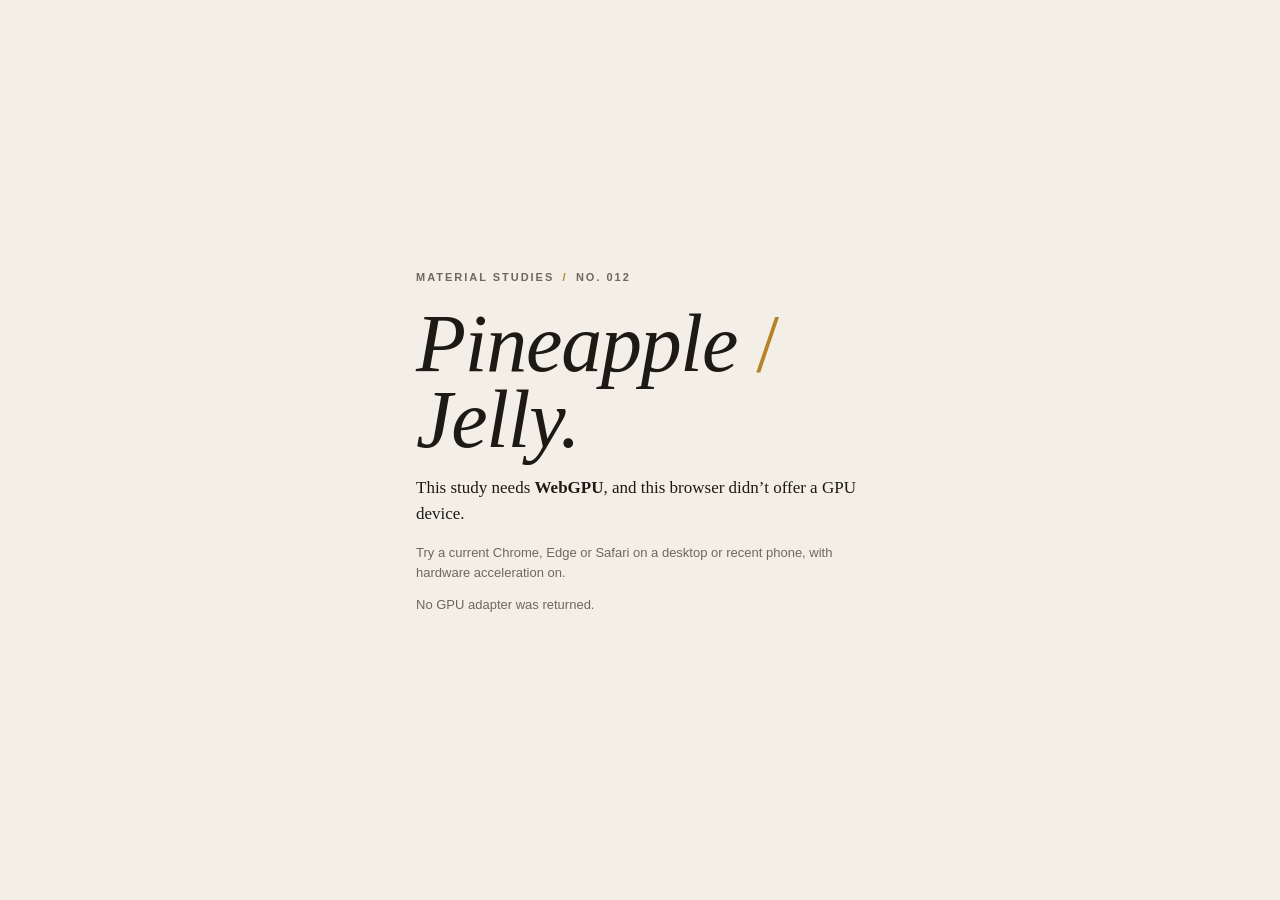
<file: 2026-10-15-pineapple-cost-across-router-commits/pineapple-2/pineapple-2.html>
<!doctype html>
<html lang="en">
<head>
<meta charset="utf-8">
<meta name="viewport" content="width=device-width, initial-scale=1, viewport-fit=cover">
<title>Pineapple Jelly — Material Studies No. 012</title>
<style>:root {
  --paper: #f3efe7;
  --ink: #1d1a16;
  --muted: #6f675c;
  --line: rgba(29, 26, 22, .14);
  --accent: #b9802a;
  --serif: "Iowan Old Style", "Palatino Linotype", Palatino, "Book Antiqua", Georgia, serif;
  --sans: ui-sans-serif, -apple-system, "Segoe UI", "Helvetica Neue", Arial, sans-serif;
}
* { box-sizing: border-box; }
html, body { margin: 0; height: 100%; background: #cfcac2; color: var(--ink); font: 14px/1.45 var(--sans); }
body { overflow: hidden; }
#app { position: fixed; inset: 0; }

.stage { position: absolute; inset: 0; }
canvas#view { position: absolute; inset: 0; width: 100%; height: 100%; display: block; touch-action: none; cursor: default; }
canvas#view.can-grab { cursor: grab; }
canvas#view.grabbing { cursor: grabbing; }

.mast { position: absolute; left: clamp(20px, 4vw, 56px); top: clamp(18px, 4vh, 44px); pointer-events: none; max-width: 30rem; }
.eyebrow { font: 600 11px/1 var(--sans); letter-spacing: .18em; text-transform: uppercase; color: var(--muted); }
.eyebrow span { color: var(--accent); padding: 0 .3em; }
.mast h1, #fallback h1 { font: italic 400 clamp(44px, 6.4vw, 86px)/.92 var(--serif); margin: .28em 0 .22em; letter-spacing: -.015em; }
.slash { color: var(--accent); font-style: normal; font-weight: 300; }
.hint { font: italic 17px/1.3 var(--serif); color: #4a443b; margin: 0; transition: opacity .3s; }

.panel {
  position: absolute; right: clamp(14px, 2.4vw, 32px); top: 50%; transform: translateY(-50%);
  width: 292px; max-height: calc(100% - 28px); overflow: auto;
  background: rgba(246, 243, 236, .86); backdrop-filter: blur(14px) saturate(1.1); -webkit-backdrop-filter: blur(14px) saturate(1.1);
  border: 1px solid rgba(255, 255, 255, .6); box-shadow: 0 18px 50px rgba(40, 30, 10, .16);
  border-radius: 4px; padding: 22px 22px 18px;
}
.panel h2 { font: italic 400 26px/1 var(--serif); margin: 0 0 14px; padding-bottom: 12px; border-bottom: 1px solid var(--line); }
.group { padding: 12px 0; border-bottom: 1px solid var(--line); }
.label { display: flex; justify-content: space-between; font: 600 10.5px/1 var(--sans); letter-spacing: .14em; text-transform: uppercase; color: var(--muted); margin-bottom: 9px; }
.label output { font: 500 12px/1 var(--sans); letter-spacing: 0; color: var(--ink); font-variant-numeric: tabular-nums; }

.swatches { display: grid; grid-template-columns: repeat(3, 1fr); gap: 6px; }
.swatch {
  display: flex; flex-direction: column; align-items: center; gap: 5px; padding: 9px 4px 7px;
  background: transparent; border: 1px solid transparent; border-radius: 3px; cursor: pointer;
  font: italic 13px/1 var(--serif); color: var(--ink);
}
.swatch svg { width: 30px; height: 30px; fill: var(--c); filter: drop-shadow(0 2px 2px rgba(80, 50, 0, .25)); }
.swatch:hover { background: rgba(255, 255, 255, .5); }
.swatch[aria-checked="true"] { border-color: var(--ink); background: rgba(255, 255, 255, .65); }

.slider { display: block; margin: 4px 0 12px; }
.slider:last-child { margin-bottom: 2px; }
input[type=range] { width: 100%; margin: 0; accent-color: var(--accent); height: 18px; }

.actions { display: grid; grid-template-columns: 1fr 1fr; gap: 6px; }
.actions button {
  font: 500 12.5px/1 var(--sans); padding: 10px 8px; border-radius: 2px; cursor: pointer;
  background: rgba(255, 255, 255, .55); border: 1px solid rgba(29, 26, 22, .22); color: var(--ink);
}
.actions button:hover { background: #fff; }
.actions button:active { transform: translateY(1px); }
#pause[aria-pressed="true"] { background: var(--ink); color: var(--paper); }

.toggles { display: flex; gap: 18px; }
.toggles label { display: flex; align-items: center; gap: 7px; cursor: pointer; font-size: 13px; }
.toggles input { accent-color: var(--ink); margin: 0; }

.readouts { display: grid; grid-template-columns: repeat(3, 1fr); gap: 4px; margin: 12px 0 10px; }
.readouts div { min-width: 0; }
.readouts dt { font: 600 10px/1 var(--sans); letter-spacing: .14em; text-transform: uppercase; color: var(--muted); }
.readouts dd { margin: 6px 0 0; font: 400 19px/1 var(--serif); font-variant-numeric: tabular-nums; white-space: nowrap; }
.keys { margin: 0; font-size: 11.5px; color: var(--muted); }
kbd { font: 600 10px/1 var(--sans); border: 1px solid var(--line); border-bottom-width: 2px; border-radius: 3px; padding: 2px 4px; background: rgba(255, 255, 255, .6); color: var(--ink); }

#fallback { position: fixed; inset: 0; display: grid; place-items: center; padding: 24px; background: var(--paper); z-index: 10; }
#fallback[hidden] { display: none; }
#fallback .card { max-width: 32rem; }
#fallback p { font: 17px/1.5 var(--serif); }
#fallback .small { font: 13px/1.5 var(--sans); color: var(--muted); }

@media (max-width: 760px) {
  body { overflow-x: hidden; overflow-y: auto; }
  #app { position: static; width: 100%; }
  .stage { position: relative; height: 64vh; min-height: 340px; width: 100%; }
  .mast { left: 18px; top: 16px; right: 18px; }
  .mast h1 { font-size: 46px; }
  .hint { font-size: 15px; }
  .panel {
    position: static; transform: none; width: auto; max-height: none; overflow: visible;
    margin: 0; border-radius: 0; border: 0; border-top: 1px solid var(--line); box-shadow: none;
    background: var(--paper); backdrop-filter: none; -webkit-backdrop-filter: none; padding: 20px 18px 28px;
  }
}
</style>
</head>
<body>
<svg width="0" height="0" style="position:absolute" aria-hidden="true">
  <symbol id="ring" viewBox="0 0 24 24">
    <path fill-rule="evenodd" d="M12 1.6a10.4 10.4 0 1 1 0 20.8a10.4 10.4 0 1 1 0-20.8zM12 8.2a3.8 3.8 0 1 0 0 7.6a3.8 3.8 0 1 0 0-7.6z"/>
    <path fill="none" stroke="rgba(255,255,255,.45)" stroke-width=".7" d="M12 5.4V3.2M16.7 7.3l1.5-1.5M18.6 12h2.2M16.7 16.7l1.5 1.5M12 18.6v2.2M7.3 16.7l-1.5 1.5M5.4 12H3.2M7.3 7.3L5.8 5.8"/>
  </symbol>
</svg>

<main id="app">
  <div class="stage">
    <canvas id="view" aria-label="A soft gummy pineapple ring on a studio floor"></canvas>
    <header class="mast">
      <div class="eyebrow">Material Studies <span>/</span> No. 012</div>
      <h1>Pineapple <span class="slash">/</span><br>Jelly.</h1>
      <p class="hint" id="hint">Grab either edge. Pull. Let go.</p>
    </header>
  </div>

  <aside class="panel" aria-label="The Specimen">
    <h2>The Specimen</h2>

    <section class="group">
      <div class="label">Tint</div>
      <div class="swatches" role="radiogroup" aria-label="Tint">
        <button class="swatch" data-tint="0" role="radio" aria-checked="true" style="--c:#e9b83a"><svg><use href="#ring"/></svg><span>Golden</span></button>
        <button class="swatch" data-tint="1" role="radio" aria-checked="false" style="--c:#d0781f"><svg><use href="#ring"/></svg><span>Amber</span></button>
        <button class="swatch" data-tint="2" role="radio" aria-checked="false" style="--c:#e08a86"><svg><use href="#ring"/></svg><span>Rosé</span></button>
      </div>
    </section>

    <section class="group">
      <label class="slider"><span class="label">Firmness <output id="firmOut">55</output></span>
        <input id="firm" type="range" min="0" max="100" value="55"></label>
      <label class="slider"><span class="label">Internal damping <output id="dampOut">35</output></span>
        <input id="damp" type="range" min="0" max="100" value="35"></label>
    </section>

    <section class="group actions">
      <button id="nudge">Give it a nudge</button>
      <button id="flip">Turn it over</button>
      <button id="reset">Reset</button>
      <button id="pause" aria-pressed="false">Pause</button>
    </section>

    <section class="group toggles">
      <label><input type="checkbox" id="mesh"> Show mesh</label>
      <label><input type="checkbox" id="slow"> ¼ speed</label>
    </section>

    <dl class="readouts">
      <div><dt>Mass</dt><dd id="rMass">—</dd></div>
      <div><dt>Volume</dt><dd id="rVol">—</dd></div>
      <div><dt>Kinetic</dt><dd id="rKin">—</dd></div>
    </dl>

    <p class="keys"><kbd>Space</kbd> pause · <kbd>N</kbd> nudge · <kbd>T</kbd> turn over · <kbd>R</kbd> reset</p>
  </aside>

  <div id="fallback" hidden>
    <div class="card">
      <div class="eyebrow">Material Studies <span>/</span> No. 012</div>
      <h1>Pineapple <span class="slash">/</span> Jelly.</h1>
      <p>This study needs <strong>WebGPU</strong>, and this browser didn’t offer a GPU device.</p>
      <p class="small">Try a current Chrome, Edge or Safari on a desktop or recent phone, with hardware acceleration on.</p>
      <p class="small" id="fallbackWhy"></p>
    </div>
  </div>
</main>

<script>(() => {
"use strict";
const WGSL = {
  common: "struct Frame {\n  viewProj: mat4x4f,\n  invViewProj: mat4x4f,\n  lightVP: mat4x4f,\n  heightVP: mat4x4f,\n  camPos: vec4f,      // w: time\n  lightDir: vec4f,    // toward the key light; w: penumbra scale\n  keyColor: vec4f,\n  absorb: vec4f,      // sigma_a per unit; w: density\n  scatter: vec4f,     // milk colour; w: milk amount\n  shadowTint: vec4f,\n  params: vec4f,      // width, height, exposure, frame\n  ringC: vec4f,\n  ringN: vec4f,\n};\n\nconst PI = 3.14159265;\nconst TAU = 6.2831853;\nconst HEIGHT_MIN = -1.0;\nconst HEIGHT_RANGE = 4.0;\n\nconst POISSON = array<vec2f, 16>(\n  vec2f(-0.94201624, -0.39906216), vec2f(0.94558609, -0.76890725), vec2f(-0.09418410, -0.92938870), vec2f(0.34495938, 0.29387760),\n  vec2f(-0.91588581, 0.45771432), vec2f(-0.81544232, -0.87912464), vec2f(-0.38277543, 0.27676845), vec2f(0.97484398, 0.75648379),\n  vec2f(0.44323325, -0.97511554), vec2f(0.53742981, -0.47373420), vec2f(-0.26496911, -0.41893023), vec2f(0.79197514, 0.19090188),\n  vec2f(-0.24188840, 0.99706507), vec2f(-0.81409955, 0.91437590), vec2f(0.19984126, 0.78641367), vec2f(0.14383161, -0.14100790)\n);\n\nfn hash21(p: vec2f) -> f32 {\n  var q = fract(p * vec2f(123.34, 456.21));\n  q += dot(q, q + 45.32);\n  return fract(q.x * q.y);\n}\n\n// Value noise, periodic in x with period px.\nfn pnoise(p: vec2f, px: f32) -> f32 {\n  let i = floor(p);\n  let f = fract(p);\n  let u = f * f * (3.0 - 2.0 * f);\n  let x0 = i.x - px * floor(i.x / px);\n  let x1 = (i.x + 1.0) - px * floor((i.x + 1.0) / px);\n  let a = hash21(vec2f(x0, i.y));\n  let b = hash21(vec2f(x1, i.y));\n  let c = hash21(vec2f(x0, i.y + 1.0));\n  let d = hash21(vec2f(x1, i.y + 1.0));\n  return mix(mix(a, b, u.x), mix(c, d, u.x), u.y);\n}\n\n// Worley F1, periodic in x with period px.\nfn worley(p: vec2f, px: f32) -> f32 {\n  let i = floor(p);\n  let f = fract(p);\n  var md = 2.0;\n  for (var y = -1; y <= 1; y++) {\n    for (var x = -1; x <= 1; x++) {\n      let o = vec2f(f32(x), f32(y));\n      var c = i + o;\n      c.x = c.x - px * floor(c.x / px);\n      let h = vec2f(hash21(c), hash21(c + 17.31));\n      md = min(md, length(o + h * 0.8 + 0.1 - f));\n    }\n  }\n  return md;\n}\n\n// Rest-space flesh zones: x core, y fibres, z eyes band, w rim. Independent of height, so both faces match.\nfn zones(rp: vec3f, detail: bool) -> vec4f {\n  let r = length(rp.xz);\n  let u = atan2(rp.z, rp.x) / TAU + 0.5;\n  let core = 1.0 - smoothstep(0.6, 0.78, r);\n  let rim = smoothstep(1.17, 1.32, r);\n  let band = smoothstep(0.95, 1.04, r) * (1.0 - smoothstep(1.17, 1.26, r));\n  let warp = pnoise(vec2f(u * 24.0, r * 2.0), 24.0) * 0.9;\n  let streak = smoothstep(0.56, 0.93, pnoise(vec2f(u * 150.0 + warp, r * 1.4), 150.0));\n  var fib = streak * 0.8;\n  var eyes = band * 0.5;\n  if (detail) {\n    let thread = smoothstep(0.64, 0.96, pnoise(vec2f(u * 430.0 + warp * 2.0, r * 3.5), 430.0));\n    fib += thread * 0.4;\n    eyes = band * (1.0 - smoothstep(0.1, 0.36, worley(vec2f(u * 66.0, r * 9.0), 66.0)));\n  }\n  fib *= 0.55 + 0.45 * smoothstep(0.55, 0.9, r);\n  return vec4f(core, fib, eyes, rim);\n}\n",
  studio: "// Procedural photo studio: grey sweep with rectangular softboxes, used for reflections.\nfn softbox(d: vec3f, c: vec3f, hw: f32, hh: f32) -> f32 {\n  let cosA = dot(d, c);\n  if (cosA <= 0.05) { return 0.0; }\n  var right = cross(vec3f(0.0, 1.0, 0.0), c);\n  if (dot(right, right) < 1e-4) { right = vec3f(1.0, 0.0, 0.0); }\n  right = normalize(right);\n  let up = cross(c, right);\n  let p = d / cosA - c;\n  let x = dot(p, right) / hw;\n  let y = dot(p, up) / hh;\n  let e = max(abs(x), abs(y));\n  return (1.0 - smoothstep(0.8, 1.0, e)) * (0.82 + 0.18 * (1.0 - x * x));\n}\n\nfn env(d: vec3f, keyDir: vec3f) -> vec3f {\n  let horizon = smoothstep(-0.3, 0.4, d.y);\n  var col = mix(vec3f(0.26, 0.25, 0.235), vec3f(0.46, 0.45, 0.43), horizon);\n  col *= 0.8 + 0.2 * smoothstep(-0.6, 0.6, -d.z);\n  col += vec3f(1.0, 0.97, 0.92) * 11.0 * softbox(d, keyDir, 0.45, 0.32);\n  col += vec3f(0.94, 0.97, 1.0) * 7.0 * softbox(d, normalize(vec3f(0.86, 0.32, -0.5)), 0.09, 0.62);\n  col += vec3f(1.0, 0.99, 0.97) * 2.2 * softbox(d, normalize(vec3f(-0.92, 0.22, 0.3)), 0.32, 0.4);\n  col += vec3f(1.0) * 3.0 * softbox(d, vec3f(0.0, 1.0, 0.0), 0.5, 0.5);\n  return col;\n}\n",
  shadow: "@group(0) @binding(0) var<uniform> F: Frame;\n\n@vertex fn vs(@location(0) p: vec3f) -> @builtin(position) vec4f {\n  return F.lightVP * vec4f(p, 1.0);\n}\n",
  height: "@group(0) @binding(0) var<uniform> F: Frame;\n\n@vertex fn vs(@location(0) p: vec3f) -> @builtin(position) vec4f {\n  return F.heightVP * vec4f(p, 1.0);\n}\n",
  scene: "@group(0) @binding(0) var<uniform> F: Frame;\n@group(0) @binding(1) var shadowTex: texture_depth_2d;\n@group(0) @binding(2) var shadowCmp: sampler_comparison;\n@group(0) @binding(3) var heightTex: texture_depth_2d;\n\nstruct VO {\n  @builtin(position) pos: vec4f,\n  @location(0) w: vec3f,\n  @location(1) n: vec3f,\n};\n\n@vertex fn vs(@location(0) p: vec3f, @location(1) n: vec3f) -> VO {\n  var o: VO;\n  o.pos = F.viewProj * vec4f(p, 1.0);\n  o.w = p;\n  o.n = n;\n  return o;\n}\n\n// PCSS: blocker search, then a rotated Poisson PCF sized by the blocker distance.\nfn shadowVis(w: vec3f, n: vec3f, px: vec2f) -> f32 {\n  let lp = F.lightVP * vec4f(w + n * 0.01, 1.0);\n  let uv = vec2f(lp.x * 0.5 + 0.5, 0.5 - lp.y * 0.5);\n  let z = lp.z;\n  if (uv.x < 0.0 || uv.y < 0.0 || uv.x > 1.0 || uv.y > 1.0 || z > 1.0) { return 1.0; }\n  let size = vec2f(textureDimensions(shadowTex));\n  let a = hash21(px) * TAU;\n  let rot = mat2x2f(cos(a), sin(a), -sin(a), cos(a));\n  var sum = 0.0;\n  var cnt = 0.0;\n  for (var i = 0; i < 16; i++) {\n    let s = clamp(uv + rot * POISSON[i] * 0.04, vec2f(0.0), vec2f(0.9999));\n    let d = textureLoad(shadowTex, vec2i(s * size), 0);\n    if (d < z - 0.002) { sum += d; cnt += 1.0; }\n  }\n  if (cnt < 0.5) { return 1.0; }\n  let pen = clamp((z - sum / cnt) * F.lightDir.w, 0.0012, 0.045);\n  var vis = 0.0;\n  for (var i = 0; i < 16; i++) {\n    vis += textureSampleCompareLevel(shadowTex, shadowCmp, uv + rot * POISSON[i] * pen, z - 0.002);\n  }\n  return vis / 16.0;\n}\n\n// Contact AO from the top-down min-height map of the jelly.\nfn contactAO(w: vec3f, px: vec2f) -> f32 {\n  let hp = F.heightVP * vec4f(w, 1.0);\n  let uv = vec2f(hp.x * 0.5 + 0.5, 0.5 - hp.y * 0.5);\n  if (uv.x < 0.0 || uv.y < 0.0 || uv.x > 1.0 || uv.y > 1.0) { return 1.0; }\n  let size = vec2f(textureDimensions(heightTex));\n  let a = hash21(px + 3.7) * TAU;\n  let rot = mat2x2f(cos(a), sin(a), -sin(a), cos(a));\n  var occ = 0.0;\n  for (var i = 0; i < 16; i++) {\n    let r = select(0.012, 0.035, i >= 8);\n    let s = clamp(uv + rot * POISSON[i] * r, vec2f(0.0), vec2f(0.9999));\n    let d = textureLoad(heightTex, vec2i(s * size), 0);\n    if (d < 0.9999) {\n      let h = max(d * HEIGHT_RANGE + HEIGHT_MIN - w.y, 0.0);\n      occ += 1.0 - smoothstep(0.0, 0.5, h);\n    }\n  }\n  return 1.0 - 0.72 * occ / 16.0;\n}\n\n@fragment fn fs(in: VO) -> @location(0) vec4f {\n  let n = normalize(in.n);\n  let L = F.lightDir.xyz;\n  var vis = 1.0;\n  var ao = 1.0;\n  if (in.w.y < 1.5) {\n    vis = shadowVis(in.w, n, in.pos.xy);\n    ao = contactAO(in.w, in.pos.xy);\n  }\n  let lit = mix(F.shadowTint.rgb, vec3f(1.0), vis);\n  let ndl = max(dot(n, L), 0.0);\n  let albedo = vec3f(0.80, 0.785, 0.76);\n  let sky = mix(vec3f(0.17, 0.17, 0.175), vec3f(0.40, 0.395, 0.385), n.y * 0.5 + 0.5);\n  var col = albedo * (F.keyColor.rgb * ndl * lit * mix(1.0, ao, 0.5) + sky * ao);\n  let d = length(in.w.xz - vec2f(0.0, -1.5));\n  col *= 1.0 - 0.38 * smoothstep(3.5, 13.0, d);\n  col *= 1.0 + 0.12 * smoothstep(0.0, 6.0, in.w.y) * (1.0 - smoothstep(6.0, 13.0, in.w.y));\n  return vec4f(col, 1.0);\n}\n",
  cells: "@group(0) @binding(0) var<uniform> F: Frame;\n\nstruct VO {\n  @builtin(position) pos: vec4f,\n  @location(0) w: vec3f,\n  @location(1) n: vec3f,\n  @location(2) @interpolate(flat) kind: f32,\n};\n\n@vertex fn vs(@location(0) p: vec3f, @location(1) c: vec4f, @location(2) ax: vec4f, @location(3) ay: vec4f, @location(4) az: vec4f) -> VO {\n  var o: VO;\n  let w = c.xyz + ax.xyz * p.x + ay.xyz * p.y + az.xyz * p.z;\n  o.pos = F.viewProj * vec4f(w, 1.0);\n  o.w = w;\n  o.n = ax.xyz * (p.x / dot(ax.xyz, ax.xyz)) + ay.xyz * (p.y / dot(ay.xyz, ay.xyz)) + az.xyz * (p.z / dot(az.xyz, az.xyz));\n  o.kind = c.w;\n  return o;\n}\n\n@fragment fn fs(in: VO) -> @location(0) vec4f {\n  let n = normalize(in.n);\n  let v = normalize(F.camPos.xyz - in.w);\n  let L = F.lightDir.xyz;\n  let ndv = abs(dot(n, v));\n  let h = normalize(L + v);\n  if (in.kind < 0.5) {\n    let wrap = dot(n, L) * 0.5 + 0.5;\n    var col = vec3f(1.0, 0.95, 0.80) * (0.45 + 1.1 * wrap);\n    col += vec3f(1.0, 0.96, 0.84) * pow(1.0 - ndv, 2.0) * 0.8;\n    col += vec3f(1.0) * pow(max(dot(n, h), 0.0), 50.0) * 1.6;\n    return vec4f(col, 1.0);\n  }\n  let f = pow(1.0 - ndv, 1.3);\n  var col = mix(vec3f(1.9, 1.86, 1.75), vec3f(0.06, 0.055, 0.05), f);\n  col += vec3f(1.0) * pow(max(dot(n, h), 0.0), 140.0) * 8.0;\n  return vec4f(col, 1.0);\n}\n",
  backface: "@group(0) @binding(0) var<uniform> F: Frame;\n\nstruct VO {\n  @builtin(position) pos: vec4f,\n  @location(0) w: vec3f,\n  @location(1) rest: vec3f,\n};\n\n@vertex fn vs(@location(0) p: vec3f, @location(1) n: vec3f, @location(2) rest: vec3f) -> VO {\n  var o: VO;\n  o.pos = F.viewProj * vec4f(p, 1.0);\n  o.w = p;\n  o.rest = rest;\n  return o;\n}\n\n// Exit surface: rest-space position and view distance, for thickness and per-tap zone lookups.\n@fragment fn fs(in: VO) -> @location(0) vec4f {\n  return vec4f(in.rest, length(F.camPos.xyz - in.w));\n}\n",
  jelly: "@group(0) @binding(0) var<uniform> F: Frame;\n@group(0) @binding(1) var sceneTex: texture_2d<f32>;\n@group(0) @binding(2) var samp: sampler;\n@group(0) @binding(3) var backTex: texture_2d<f32>;\n\nstruct VO {\n  @builtin(position) pos: vec4f,\n  @location(0) w: vec3f,\n  @location(1) n: vec3f,\n  @location(2) rest: vec3f,\n};\n\n@vertex fn vs(@location(0) p: vec3f, @location(1) n: vec3f, @location(2) rest: vec3f) -> VO {\n  var o: VO;\n  o.pos = F.viewProj * vec4f(p, 1.0);\n  o.w = p;\n  o.n = n;\n  o.rest = rest;\n  return o;\n}\n\nconst IOR = 1.38;\nconst RIM_DIR = vec3f(0.80, 0.30, -0.52);\n\nfn ggx(ndh: f32, a: f32) -> f32 {\n  let a2 = a * a;\n  let d = ndh * ndh * (a2 - 1.0) + 1.0;\n  return a2 / (PI * d * d);\n}\n\nfn smithVis(ndv: f32, ndl: f32, a: f32) -> f32 {\n  let k = a * 0.5;\n  return 0.25 / ((ndv * (1.0 - k) + k) * (ndl * (1.0 - k) + k));\n}\n\nfn specular(N: vec3f, V: vec3f, L: vec3f, a: f32) -> f32 {\n  let H = normalize(L + V);\n  let ndl = max(dot(N, L), 0.0);\n  let ndv = max(dot(N, V), 1e-3);\n  let fh = 0.035 + 0.965 * pow(1.0 - max(dot(V, H), 0.0), 5.0);\n  return ggx(max(dot(N, H), 0.0), a) * smithVis(ndv, ndl, a) * fh * ndl;\n}\n\n@fragment fn fs(in: VO) -> @location(0) vec4f {\n  var N = normalize(in.n);\n  let V = normalize(F.camPos.xyz - in.w);\n\n  // Fibre and eyes relief from rest-space detail, as a derivative bump so it follows the deformed surface.\n  let z0 = zones(in.rest, true);\n  let hgt = z0.y * 0.006 + z0.z * 0.012;\n  let dpx = dpdx(in.w);\n  let dpy = dpdy(in.w);\n  let dhx = dpdx(hgt);\n  let dhy = dpdy(hgt);\n  let r1 = cross(dpy, N);\n  let r2 = cross(N, dpx);\n  let det = dot(dpx, r1);\n  let bumped = abs(det) * N - sign(det) * (dhx * r1 + dhy * r2);\n  if (abs(det) > 1e-14 && dot(bumped, bumped) > 1e-24) { N = normalize(bumped); }\n  if (dot(N, V) < 0.02) { N = normalize(N + V * (0.02 - dot(N, V))); }\n  let ndv = max(dot(N, V), 1e-3);\n\n  // Thickness along the view ray from the back-face pass.\n  let back = textureLoad(backTex, vec2i(in.pos.xy), 0);\n  let dF = length(F.camPos.xyz - in.w);\n  let hasBack = back.w > 0.0;\n  let thick = select(0.04, clamp(back.w - dF, 0.0, 3.0), hasBack);\n  let restB = select(in.rest, back.xyz, hasBack);\n\n  // Refraction of the scene behind.\n  let rd = refract(-V, N, 1.0 / IOR);\n  let exitP = in.w + rd * (thick + 0.18);\n  let cp = F.viewProj * vec4f(exitP, 1.0);\n  let uv = clamp(cp.xy / cp.w * vec2f(0.5, -0.5) + 0.5, vec2f(0.001), vec2f(0.999));\n  let bg = textureSampleLevel(sceneTex, samp, uv, 0.0).rgb;\n\n  // Per-tap Beer–Lambert with milky in-scatter, denser in the core and fibres.\n  let L = F.lightDir.xyz;\n  let wrapL = clamp(dot(N, L) * 0.5 + 0.5, 0.0, 1.0);\n  let Lin = F.scatter.rgb * F.keyColor.rgb * (0.16 + 0.42 * wrapL);\n  let sigBase = F.absorb.rgb * F.absorb.w;\n  let ds = thick / 8.0;\n  var Tr = vec3f(1.0);\n  var ins = vec3f(0.0);\n  for (var i = 0; i < 8; i++) {\n    let t = (f32(i) + 0.5) / 8.0;\n    let z = zones(mix(in.rest, restB, t), false);\n    let dens = 1.0 + 1.3 * z.x + 0.9 * z.y + 0.6 * z.z + 0.45 * z.w;\n    let milk = F.scatter.w * (0.16 + 1.8 * z.x + 1.2 * z.y + 0.7 * z.z + 0.2 * z.w);\n    let ext = sigBase * dens + vec3f(milk);\n    let stepT = exp(-ext * ds);\n    ins += Tr * (milk / ext) * (1.0 - stepT) * Lin;\n    Tr *= stepT;\n  }\n\n  // Back-lit glow where the flesh is thin.\n  let thin = exp(-thick * 4.0);\n  let rimL = normalize(RIM_DIR);\n  let behind = pow(clamp(dot(-V, rimL) * 0.5 + 0.5, 0.0, 1.0), 3.0) + 0.35 * pow(clamp(dot(-V, L) * 0.5 + 0.5, 0.0, 1.0), 2.0);\n  let edge = pow(1.0 - ndv, 2.5);\n  let glow = F.scatter.rgb * exp(-sigBase * 0.2) * F.keyColor.rgb * thin * (0.12 + 0.9 * behind + 0.6 * edge);\n\n  // Fresnel studio reflection and GGX highlights.\n  let fr = 0.035 + 0.965 * pow(1.0 - ndv, 5.0);\n  let refl = env(reflect(-V, N), L);\n  let spec = F.keyColor.rgb * (specular(N, V, L, 0.07) + 0.25 * specular(N, V, L, 0.22))\n           + vec3f(0.9, 0.95, 1.0) * 1.6 * specular(N, V, rimL, 0.1);\n\n  let col = (bg * Tr + ins + glow) * (1.0 - fr) + refl * fr + spec;\n  return vec4f(col, 1.0);\n}\n",
  overlay: "@group(0) @binding(0) var<uniform> F: Frame;\n\n@vertex fn vs(@location(0) p: vec3f) -> @builtin(position) vec4f {\n  return F.viewProj * vec4f(p, 1.0);\n}\n\n@fragment fn fs() -> @location(0) vec4f {\n  return vec4f(0.08, 0.07, 0.05, 0.42);\n}\n",
  tonemap: "@group(0) @binding(0) var<uniform> F: Frame;\n@group(0) @binding(1) var hdrTex: texture_2d<f32>;\n\n@vertex fn vs(@builtin(vertex_index) i: u32) -> @builtin(position) vec4f {\n  let p = vec2f(f32((i << 1u) & 2u), f32(i & 2u));\n  return vec4f(p * 2.0 - 1.0, 0.0, 1.0);\n}\n\n// Khronos PBR Neutral.\nfn neutral(c: vec3f) -> vec3f {\n  let startCompression = 0.8 - 0.04;\n  let desaturation = 0.15;\n  let x = min(c.r, min(c.g, c.b));\n  let offset = select(0.04, x - 6.25 * x * x, x < 0.08);\n  var col = c - offset;\n  let peak = max(col.r, max(col.g, col.b));\n  if (peak < startCompression) { return col; }\n  let d = 1.0 - startCompression;\n  let newPeak = 1.0 - d * d / (peak + d - startCompression);\n  col *= newPeak / peak;\n  let g = 1.0 - 1.0 / (desaturation * (peak - newPeak) + 1.0);\n  return mix(col, vec3f(newPeak), g);\n}\n\nfn srgb(c: vec3f) -> vec3f {\n  let lo = c * 12.92;\n  let hi = 1.055 * pow(c, vec3f(1.0 / 2.4)) - 0.055;\n  return select(hi, lo, c <= vec3f(0.0031308));\n}\n\n@fragment fn fs(@builtin(position) pos: vec4f) -> @location(0) vec4f {\n  let hdr = max(textureLoad(hdrTex, vec2i(pos.xy), 0).rgb, vec3f(0.0)) * F.params.z;\n  var c = srgb(clamp(neutral(hdr), vec3f(0.0), vec3f(1.0)));\n  let n = hash21(pos.xy + fract(F.params.w * 0.618) * 97.0) + hash21(pos.yx * 1.31 + 11.0) - 1.0;\n  c += n / 255.0;\n  return vec4f(c, 1.0);\n}\n",
};
// math.js
// Column-major 4x4 matrices in Float32Arrays; all functions write into `o`.
const m4 = {
  create: () => new Float32Array(16),
  perspective(o, fovy, aspect, near, far) {
    const f = 1 / Math.tan(fovy / 2);
    o.fill(0);
    o[0] = f / aspect; o[5] = f; o[10] = far / (near - far); o[11] = -1; o[14] = near * far / (near - far);
    return o;
  },
  ortho(o, l, r, b, t, n, f) {
    o.fill(0);
    o[0] = 2 / (r - l); o[5] = 2 / (t - b); o[10] = 1 / (n - f);
    o[12] = (l + r) / (l - r); o[13] = (t + b) / (b - t); o[14] = n / (n - f); o[15] = 1;
    return o;
  },
  lookAt(o, ex, ey, ez, ax, ay, az, ux, uy, uz) {
    let zx = ex - ax, zy = ey - ay, zz = ez - az;
    let l = Math.hypot(zx, zy, zz); zx /= l; zy /= l; zz /= l;
    let xx = uy * zz - uz * zy, xy = uz * zx - ux * zz, xz = ux * zy - uy * zx;
    l = Math.hypot(xx, xy, xz); xx /= l; xy /= l; xz /= l;
    const yx = zy * xz - zz * xy, yy = zz * xx - zx * xz, yz = zx * xy - zy * xx;
    o[0] = xx; o[1] = yx; o[2] = zx; o[3] = 0;
    o[4] = xy; o[5] = yy; o[6] = zy; o[7] = 0;
    o[8] = xz; o[9] = yz; o[10] = zz; o[11] = 0;
    o[12] = -(xx * ex + xy * ey + xz * ez);
    o[13] = -(yx * ex + yy * ey + yz * ez);
    o[14] = -(zx * ex + zy * ey + zz * ez);
    o[15] = 1;
    return o;
  },
  mul(o, a, b) {
    for (let c = 0; c < 4; c++) {
      const b0 = b[c * 4], b1 = b[c * 4 + 1], b2 = b[c * 4 + 2], b3 = b[c * 4 + 3];
      o[c * 4] = a[0] * b0 + a[4] * b1 + a[8] * b2 + a[12] * b3;
      o[c * 4 + 1] = a[1] * b0 + a[5] * b1 + a[9] * b2 + a[13] * b3;
      o[c * 4 + 2] = a[2] * b0 + a[6] * b1 + a[10] * b2 + a[14] * b3;
      o[c * 4 + 3] = a[3] * b0 + a[7] * b1 + a[11] * b2 + a[15] * b3;
    }
    return o;
  },
  invert(o, m) {
    const a00 = m[0], a01 = m[1], a02 = m[2], a03 = m[3], a10 = m[4], a11 = m[5], a12 = m[6], a13 = m[7];
    const a20 = m[8], a21 = m[9], a22 = m[10], a23 = m[11], a30 = m[12], a31 = m[13], a32 = m[14], a33 = m[15];
    const b00 = a00 * a11 - a01 * a10, b01 = a00 * a12 - a02 * a10, b02 = a00 * a13 - a03 * a10;
    const b03 = a01 * a12 - a02 * a11, b04 = a01 * a13 - a03 * a11, b05 = a02 * a13 - a03 * a12;
    const b06 = a20 * a31 - a21 * a30, b07 = a20 * a32 - a22 * a30, b08 = a20 * a33 - a23 * a30;
    const b09 = a21 * a32 - a22 * a31, b10 = a21 * a33 - a23 * a31, b11 = a22 * a33 - a23 * a32;
    const det = 1 / (b00 * b11 - b01 * b10 + b02 * b09 + b03 * b08 - b04 * b07 + b05 * b06);
    o[0] = (a11 * b11 - a12 * b10 + a13 * b09) * det;
    o[1] = (a02 * b10 - a01 * b11 - a03 * b09) * det;
    o[2] = (a31 * b05 - a32 * b04 + a33 * b03) * det;
    o[3] = (a22 * b04 - a21 * b05 - a23 * b03) * det;
    o[4] = (a12 * b08 - a10 * b11 - a13 * b07) * det;
    o[5] = (a00 * b11 - a02 * b08 + a03 * b07) * det;
    o[6] = (a32 * b02 - a30 * b05 - a33 * b01) * det;
    o[7] = (a20 * b05 - a22 * b02 + a23 * b01) * det;
    o[8] = (a10 * b10 - a11 * b08 + a13 * b06) * det;
    o[9] = (a01 * b08 - a00 * b10 - a03 * b06) * det;
    o[10] = (a30 * b04 - a31 * b02 + a33 * b00) * det;
    o[11] = (a21 * b02 - a20 * b04 - a23 * b00) * det;
    o[12] = (a11 * b07 - a10 * b09 - a12 * b06) * det;
    o[13] = (a00 * b09 - a01 * b07 + a02 * b06) * det;
    o[14] = (a31 * b01 - a30 * b03 - a32 * b00) * det;
    o[15] = (a20 * b03 - a21 * b01 + a22 * b00) * det;
    return o;
  },
};

// Rotation part of A (3x3, columns a0..a2 at A[0..8]) by Müller et al. 2016, warm-started from q at Q[qi].
function extractRotation(A, Q, qi, iters) {
  let qx = Q[qi], qy = Q[qi + 1], qz = Q[qi + 2], qw = Q[qi + 3];
  for (let it = 0; it < iters; it++) {
    const xx = qx * qx, yy = qy * qy, zz = qz * qz, xy = qx * qy, xz = qx * qz, yz = qy * qz, wx = qw * qx, wy = qw * qy, wz = qw * qz;
    const r00 = 1 - 2 * (yy + zz), r10 = 2 * (xy + wz), r20 = 2 * (xz - wy);
    const r01 = 2 * (xy - wz), r11 = 1 - 2 * (xx + zz), r21 = 2 * (yz + wx);
    const r02 = 2 * (xz + wy), r12 = 2 * (yz - wx), r22 = 1 - 2 * (xx + yy);
    const ox = (r10 * A[2] - r20 * A[1]) + (r11 * A[5] - r21 * A[4]) + (r12 * A[8] - r22 * A[7]);
    const oy = (r20 * A[0] - r00 * A[2]) + (r21 * A[3] - r01 * A[5]) + (r22 * A[6] - r02 * A[8]);
    const oz = (r00 * A[1] - r10 * A[0]) + (r01 * A[4] - r11 * A[3]) + (r02 * A[7] - r12 * A[6]);
    const d = Math.abs(r00 * A[0] + r10 * A[1] + r20 * A[2] + r01 * A[3] + r11 * A[4] + r21 * A[5] + r02 * A[6] + r12 * A[7] + r22 * A[8]) + 1e-12;
    const wx_ = ox / d, wy_ = oy / d, wz_ = oz / d;
    const w = Math.sqrt(wx_ * wx_ + wy_ * wy_ + wz_ * wz_);
    if (w < 1e-9) break;
    let s = 0.5, c = 1;
    if (w > 0.3) { s = Math.sin(w * 0.5) / w; c = Math.cos(w * 0.5); }
    const px = wx_ * s, py = wy_ * s, pz = wz_ * s;
    const nx = c * qx + px * qw + py * qz - pz * qy;
    const ny = c * qy - px * qz + py * qw + pz * qx;
    const nz = c * qz + px * qy - py * qx + pz * qw;
    const nw = c * qw - px * qx - py * qy - pz * qz;
    const l = 1 / Math.sqrt(nx * nx + ny * ny + nz * nz + nw * nw);
    qx = nx * l; qy = ny * l; qz = nz * l; qw = nw * l;
  }
  Q[qi] = qx; Q[qi + 1] = qy; Q[qi + 2] = qz; Q[qi + 3] = qw;
}

// Writes the rotation matrix of quaternion Q[qi] into R (9, column-major).
function quatToMat(Q, qi, R) {
  const qx = Q[qi], qy = Q[qi + 1], qz = Q[qi + 2], qw = Q[qi + 3];
  const xx = qx * qx, yy = qy * qy, zz = qz * qz, xy = qx * qy, xz = qx * qz, yz = qy * qz, wx = qw * qx, wy = qw * qy, wz = qw * qz;
  R[0] = 1 - 2 * (yy + zz); R[1] = 2 * (xy + wz); R[2] = 2 * (xz - wy);
  R[3] = 2 * (xy - wz); R[4] = 1 - 2 * (xx + zz); R[5] = 2 * (yz + wx);
  R[6] = 2 * (xz + wy); R[7] = 2 * (yz - wx); R[8] = 1 - 2 * (xx + yy);
}

function mulberry32(seed) {
  return () => {
    seed |= 0; seed = seed + 0x6D2B79F5 | 0;
    let t = Math.imul(seed ^ seed >>> 15, 1 | seed);
    t = t + Math.imul(t ^ t >>> 7, 61 | t) ^ t;
    return ((t ^ t >>> 14) >>> 0) / 4294967296;
  };
}

// outline.js
const RING = { R: 1.36, r: 0.5, T: 0.5, bevel: 0.12, lobes: 14, notch: 0.055, h: 0.15, layers: 3 };

// Scalloped outer radius: rounded lobes meeting in shallow notches.
function outerR(th) {
  const s = 1 - Math.abs(Math.sin(RING.lobes * 0.5 * th));
  return RING.R - RING.notch * s * s;
}

function outerRDeriv(th) {
  const e = 1e-4;
  return (outerR(th + e) - outerR(th - e)) / (2 * e);
}

// 2D points (x, z) of the annulus: outline samples, hole samples, then a hex lattice.
function buildPoints() {
  const h = RING.h, pts = [];
  const nO = RING.lobes * Math.max(4, Math.round(2 * Math.PI * RING.R / (0.72 * h) / RING.lobes));
  for (let k = 0; k < nO; k++) {
    const th = k * 2 * Math.PI / nO, r = outerR(th);
    pts.push(r * Math.cos(th), r * Math.sin(th));
  }
  const nI = Math.round(2 * Math.PI * RING.r / (0.75 * h));
  for (let k = 0; k < nI; k++) {
    const th = (k + 0.5) * 2 * Math.PI / nI;
    pts.push(RING.r * Math.cos(th), RING.r * Math.sin(th));
  }
  const dz = h * Math.sqrt(3) / 2, n = Math.ceil(RING.R / dz) + 1;
  for (let j = -n; j <= n; j++) {
    for (let i = -n; i <= n; i++) {
      const x = (i + (j & 1) * 0.5) * h, z = j * dz;
      const r = Math.hypot(x, z), th = Math.atan2(z, x);
      if (r > RING.r + 0.6 * h && r < outerR(th) - 0.6 * h) pts.push(x, z);
    }
  }
  return new Float64Array(pts);
}

function insideAnnulus(x, z) {
  const r = Math.hypot(x, z);
  return r > RING.r && r < outerR(Math.atan2(z, x));
}

// delaunay.js
// Bowyer–Watson Delaunay of 2D points; triangles outside the annulus (hole, notches) are dropped.
function delaunay(P) {
  const n = P.length / 2;
  const rnd = mulberry32(7);
  const X = new Float64Array(n + 3), Z = new Float64Array(n + 3);
  for (let i = 0; i < n; i++) { X[i] = P[i * 2] + (rnd() - 0.5) * 1e-7; Z[i] = P[i * 2 + 1] + (rnd() - 0.5) * 1e-7; }
  X[n] = -100; Z[n] = -100; X[n + 1] = 100; Z[n + 1] = -100; X[n + 2] = 0; Z[n + 2] = 100;

  let tris = [];
  const addTri = (a, b, c) => {
    const ax = X[a], az = Z[a], bx = X[b], bz = Z[b], cx = X[c], cz = Z[c];
    const d = 2 * (ax * (bz - cz) + bx * (cz - az) + cx * (az - bz));
    const a2 = ax * ax + az * az, b2 = bx * bx + bz * bz, c2 = cx * cx + cz * cz;
    const ux = (a2 * (bz - cz) + b2 * (cz - az) + c2 * (az - bz)) / d;
    const uz = (a2 * (cx - bx) + b2 * (ax - cx) + c2 * (bx - ax)) / d;
    tris.push({ a, b, c, ux, uz, r2: (ax - ux) ** 2 + (az - uz) ** 2 });
  };
  addTri(n, n + 1, n + 2);

  for (let p = 0; p < n; p++) {
    const px = X[p], pz = Z[p];
    const edges = new Map(), keep = [];
    for (const t of tris) {
      if ((px - t.ux) ** 2 + (pz - t.uz) ** 2 < t.r2) {
        for (const [u, v] of [[t.a, t.b], [t.b, t.c], [t.c, t.a]]) {
          const k = u < v ? u * 65536 + v : v * 65536 + u;
          if (edges.has(k)) edges.delete(k); else edges.set(k, [u, v]);
        }
      } else keep.push(t);
    }
    tris = keep;
    for (const [u, v] of edges.values()) addTri(u, v, p);
  }

  const out = [];
  for (const t of tris) {
    if (t.a >= n || t.b >= n || t.c >= n) continue;
    const cx = (X[t.a] + X[t.b] + X[t.c]) / 3, cz = (Z[t.a] + Z[t.b] + Z[t.c]) / 3;
    if (!insideAnnulus(cx, cz)) continue;
    const area = (X[t.b] - X[t.a]) * (Z[t.c] - Z[t.a]) - (X[t.c] - X[t.a]) * (Z[t.b] - Z[t.a]);
    if (Math.abs(area) < 1e-6) continue;
    out.push(t.a, t.b, t.c);
  }
  return new Uint32Array(out);
}

// tets.js
// Extrudes the 2D triangulation into prism layers, 3 tets per prism (diagonals chosen by vertex index so faces conform).
function buildTetMesh() {
  const P2 = buildPoints(), tri = delaunay(P2);
  const n2 = P2.length / 2, L = RING.layers, N = n2 * (L + 1), nTri = tri.length / 3;
  const rest = new Float32Array(N * 3);
  for (let k = 0; k <= L; k++) {
    for (let i = 0; i < n2; i++) {
      const p = (k * n2 + i) * 3;
      rest[p] = P2[i * 2]; rest[p + 1] = k * RING.T / L; rest[p + 2] = P2[i * 2 + 1];
    }
  }

  const NT = nTri * L * 3, tets = new Uint32Array(NT * 4);
  let t = 0;
  const s = [0, 0, 0];
  for (let f = 0; f < nTri; f++) {
    s[0] = tri[f * 3]; s[1] = tri[f * 3 + 1]; s[2] = tri[f * 3 + 2];
    s.sort((a, b) => a - b);
    for (let k = 0; k < L; k++) {
      const o0 = k * n2, o1 = (k + 1) * n2;
      const A = s[0] + o0, B = s[1] + o0, C = s[2] + o0, A1 = s[0] + o1, B1 = s[1] + o1, C1 = s[2] + o1;
      tets.set([A, B, C, C1], t * 4); t++;
      tets.set([A, B, B1, C1], t * 4); t++;
      tets.set([A, A1, B1, C1], t * 4); t++;
    }
  }

  const vol0 = new Float32Array(NT), mass = new Float64Array(N);
  for (let i = 0; i < NT; i++) {
    let v = tetVolume(rest, tets, i);
    if (v < 0) { const a = tets[i * 4 + 2]; tets[i * 4 + 2] = tets[i * 4 + 3]; tets[i * 4 + 3] = a; v = -v; }
    vol0[i] = v;
    for (let j = 0; j < 4; j++) mass[tets[i * 4 + j]] += v / 4;
  }

  const edgeMap = new Map();
  for (let i = 0; i < NT; i++) {
    for (let a = 0; a < 4; a++) for (let b = a + 1; b < 4; b++) {
      const u = tets[i * 4 + a], v = tets[i * 4 + b];
      const key = u < v ? u * 1048576 + v : v * 1048576 + u;
      if (!edgeMap.has(key)) edgeMap.set(key, u < v ? [u, v] : [v, u]);
    }
  }
  const edges = new Uint32Array(edgeMap.size * 2);
  let e = 0;
  for (const [u, v] of edgeMap.values()) { edges[e++] = u; edges[e++] = v; }

  // Uniform grid over the 2D triangles for point location.
  const cell = 0.2, gn = Math.ceil(2 * (RING.R + 0.2) / cell), grid = Array.from({ length: gn * gn }, () => []);
  const g = v => Math.min(gn - 1, Math.max(0, Math.floor((v + RING.R + 0.2) / cell)));
  for (let f = 0; f < nTri; f++) {
    let x0 = 1e9, x1 = -1e9, z0 = 1e9, z1 = -1e9;
    for (let j = 0; j < 3; j++) {
      const x = P2[tri[f * 3 + j] * 2], z = P2[tri[f * 3 + j] * 2 + 1];
      x0 = Math.min(x0, x); x1 = Math.max(x1, x); z0 = Math.min(z0, z); z1 = Math.max(z1, z);
    }
    for (let gz = g(z0); gz <= g(z1); gz++) for (let gx = g(x0); gx <= g(x1); gx++) grid[gz * gn + gx].push(f);
  }

  return { n2, N, NT, nTri, rest, tets, vol0, mass, edges, P2, tri, grid, gn, g };
}

function tetVolume(X, T, i) {
  const a = T[i * 4] * 3, b = T[i * 4 + 1] * 3, c = T[i * 4 + 2] * 3, d = T[i * 4 + 3] * 3;
  const ux = X[b] - X[a], uy = X[b + 1] - X[a + 1], uz = X[b + 2] - X[a + 2];
  const vx = X[c] - X[a], vy = X[c + 1] - X[a + 1], vz = X[c + 2] - X[a + 2];
  const wx = X[d] - X[a], wy = X[d + 1] - X[a + 1], wz = X[d + 2] - X[a + 2];
  return (ux * (vy * wz - vz * wy) + uy * (vz * wx - vx * wz) + uz * (vx * wy - vy * wx)) / 6;
}

// Finds the tet holding rest-space point p and its barycentric weights (may extrapolate slightly near the outline).
function bindPoint(mesh, px, py, pz, outIdx, outW, o) {
  const { P2, tri, grid, gn, g, n2 } = mesh;
  let best = -1, bestMin = -1e9;
  const cx = g(px), cz = g(pz);
  for (let rad = 0; rad <= 2 && bestMin < -1e-6; rad++) {
    for (let gz = Math.max(0, cz - rad); gz <= Math.min(gn - 1, cz + rad); gz++) {
      for (let gx = Math.max(0, cx - rad); gx <= Math.min(gn - 1, cx + rad); gx++) {
        for (const f of grid[gz * gn + gx]) {
          const a = tri[f * 3] * 2, b = tri[f * 3 + 1] * 2, c = tri[f * 3 + 2] * 2;
          const d = (P2[b + 1] - P2[c + 1]) * (P2[a] - P2[c]) + (P2[c] - P2[b]) * (P2[a + 1] - P2[c + 1]);
          const l0 = ((P2[b + 1] - P2[c + 1]) * (px - P2[c]) + (P2[c] - P2[b]) * (pz - P2[c + 1])) / d;
          const l1 = ((P2[c + 1] - P2[a + 1]) * (px - P2[c]) + (P2[a] - P2[c]) * (pz - P2[c + 1])) / d;
          const m = Math.min(l0, l1, 1 - l0 - l1);
          if (m > bestMin) { bestMin = m; best = f; }
        }
      }
    }
  }
  const L = RING.layers;
  const k = Math.min(L - 1, Math.max(0, Math.floor(py / (RING.T / L))));
  let bt = 0, bm = -1e9;
  const w = [0, 0, 0, 0];
  for (let j = 0; j < 3; j++) {
    const ti = (best * L + k) * 3 + j;
    tetBary(mesh.rest, mesh.tets, ti, px, py, pz, w);
    const m = Math.min(w[0], w[1], w[2], w[3]);
    if (m > bm) { bm = m; bt = ti; }
  }
  tetBary(mesh.rest, mesh.tets, bt, px, py, pz, w);
  for (let j = 0; j < 4; j++) { outIdx[o + j] = mesh.tets[bt * 4 + j]; outW[o + j] = w[j]; }
  return bt;
}

function tetBary(X, T, i, px, py, pz, w) {
  const a = T[i * 4] * 3, b = T[i * 4 + 1] * 3, c = T[i * 4 + 2] * 3, d = T[i * 4 + 3] * 3;
  const m00 = X[b] - X[a], m10 = X[b + 1] - X[a + 1], m20 = X[b + 2] - X[a + 2];
  const m01 = X[c] - X[a], m11 = X[c + 1] - X[a + 1], m21 = X[c + 2] - X[a + 2];
  const m02 = X[d] - X[a], m12 = X[d + 1] - X[a + 1], m22 = X[d + 2] - X[a + 2];
  const rx = px - X[a], ry = py - X[a + 1], rz = pz - X[a + 2];
  const det = m00 * (m11 * m22 - m12 * m21) - m01 * (m10 * m22 - m12 * m20) + m02 * (m10 * m21 - m11 * m20);
  const b1 = (rx * (m11 * m22 - m12 * m21) - m01 * (ry * m22 - m12 * rz) + m02 * (ry * m21 - m11 * rz)) / det;
  const b2 = (m00 * (ry * m22 - m12 * rz) - rx * (m10 * m22 - m12 * m20) + m02 * (m10 * rz - ry * m20)) / det;
  const b3 = (m00 * (m11 * rz - ry * m21) - m01 * (m10 * rz - ry * m20) + rx * (m10 * m21 - m11 * m20)) / det;
  w[0] = 1 - b1 - b2 - b3; w[1] = b1; w[2] = b2; w[3] = b3;
}

// surface.js
// Smooth render surface: a torus-topology grid (θ × cross-section profile) of the bevelled, scalloped ring,
// each vertex embedded in a sim tet by barycentric weights.
function buildProfile() {
  const b = RING.bevel, T = RING.T, prof = [];
  const add = (t, aIn, aOut, y) => prof.push([t, aIn, aOut, y]);
  const arc = (n, from, to, f) => { for (let i = 0; i < n; i++) { const p = from + (to - from) * i / n; f(Math.cos(p), Math.sin(p)); } };
  const H = Math.PI / 2, nFace = 16, nArc = 7, nWall = 3;
  for (let i = 0; i < nFace; i++) { const u = i / nFace; add(u * u * (3 - 2 * u) * 0.7 + u * 0.3, b, b, T); }
  arc(nArc, H, 0, (c, s) => add(1, b, b - b * c, T - b + b * s));
  for (let i = 0; i < nWall; i++) add(1, b, 0, T - b - (T - 2 * b) * i / nWall);
  arc(nArc, 0, -H, (c, s) => add(1, b, b - b * c, b + b * s));
  for (let i = 0; i < nFace; i++) { const u = i / nFace; add(1 - (u * u * (3 - 2 * u) * 0.7 + u * 0.3), b, b, 0); }
  arc(nArc, -H, -2 * H, (c, s) => add(0, b + b * c, b, b + b * s));
  for (let i = 0; i < nWall; i++) add(0, 0, b, b + (T - 2 * b) * i / nWall);
  arc(nArc, 2 * H, H, (c, s) => add(0, b + b * c, b, T - b + b * s));
  return prof;
}

function buildSurface(mesh) {
  const prof = buildProfile(), nS = prof.length, nT = RING.lobes * 22, NV = nT * nS;
  const rest = new Float32Array(NV * 3), attr = new Float32Array(NV * 3);
  const idx4 = new Uint32Array(NV * 4), w4 = new Float32Array(NV * 4);
  for (let i = 0; i < nT; i++) {
    const th = i * 2 * Math.PI / nT, ro = outerR(th), c = Math.cos(th), s = Math.sin(th);
    for (let j = 0; j < nS; j++) {
      const [t, aIn, aOut, y] = prof[j];
      const rho = (1 - t) * (RING.r + aIn) + t * (ro - aOut);
      const v = i * nS + j;
      rest[v * 3] = rho * c; rest[v * 3 + 1] = y; rest[v * 3 + 2] = rho * s;
      attr[v * 3] = rho * c; attr[v * 3 + 1] = y - RING.T / 2; attr[v * 3 + 2] = rho * s;
      bindPoint(mesh, rho * c, y, rho * s, idx4, w4, v * 4);
    }
  }
  const index = new Uint32Array(nT * nS * 6);
  let k = 0;
  for (let i = 0; i < nT; i++) {
    const i1 = (i + 1) % nT;
    for (let j = 0; j < nS; j++) {
      const j1 = (j + 1) % nS;
      const a = i * nS + j, b = i1 * nS + j, c = i1 * nS + j1, d = i * nS + j1;
      index[k++] = a; index[k++] = b; index[k++] = c;
      index[k++] = a; index[k++] = c; index[k++] = d;
    }
  }
  return { NV, nT, nS, rest, attr, idx4, w4, index, nTri: index.length / 3 };
}

// inclusions.js
// Juice cells (radial ellipsoids) and air bubbles, placed in rest space and bound to tets so they ride with the flesh.
function buildInclusions(mesh) {
  const rnd = mulberry32(12);
  const items = [];
  const nCells = 96, nBubbles = 14;
  let tries = 0;
  while (items.length < nCells && tries++ < 5000) {
    const th = rnd() * Math.PI * 2, rho = 0.7 + rnd() * 0.46, y = 0.13 + rnd() * 0.24;
    const L = 0.07 + rnd() * 0.06, W = 0.018 + rnd() * 0.016, H = 0.016 + rnd() * 0.012;
    const x = rho * Math.cos(th), z = rho * Math.sin(th);
    if (items.some(o => Math.hypot(o.x - x, (o.y - y) * 1.6, o.z - z) < 0.11)) continue;
    const tilt = (rnd() - 0.5) * 0.35, c = Math.cos(th + tilt), s = Math.sin(th + tilt);
    const lift = (rnd() - 0.5) * 0.25;
    items.push({ x, y, z, kind: 0,
      ax: [c * L, lift * L, s * L], ay: [-s * W, 0, c * W], az: [-lift * c * H, H, -lift * s * H] });
  }
  for (let b = 0; b < nBubbles; b++) {
    const th = rnd() * Math.PI * 2, rho = 0.64 + rnd() * 0.58, y = 0.1 + rnd() * 0.3, r = 0.014 + rnd() * 0.026;
    items.push({ x: rho * Math.cos(th), y, z: rho * Math.sin(th), kind: 1, ax: [r, 0, 0], ay: [0, r, 0], az: [0, 0, r] });
  }
  const n = items.length;
  const idx4 = new Uint32Array(n * 4), w4 = new Float32Array(n * 4), tet = new Uint32Array(n);
  const axes = new Float32Array(n * 9), kind = new Float32Array(n);
  items.forEach((o, i) => {
    tet[i] = bindPoint(mesh, o.x, o.y, o.z, idx4, w4, i * 4);
    axes.set(o.ax, i * 9); axes.set(o.ay, i * 9 + 3); axes.set(o.az, i * 9 + 6);
    kind[i] = o.kind;
  });
  return { n, idx4, w4, tet, axes, kind };
}

// sim.js
// XPBD tetrahedral soft body: co-rotational shape matching, volume, strain limits, edge damping, floor friction.
const SIM = { substeps: 8, g: 9.81, firm: 0.55, damp: 0.35, muS: 0.9, muK: 0.6, lift: 0.1, strainLo: 0.6, strainHi: 1.5, vmax: 12 };
const GRAMS_PER_UNIT3 = 27 * 1.3;

let NP = 0, NT = 0, NE = 0, TETS, EDGES;
let X, XP, V, XS, XR, IW, MS, REST, TR, TRM, TQ, TV0, EL0;
let totalMass = 0, restVolume = 0;
const A9 = new Float64Array(9), BQ = new Float64Array([0, 0, 0, 1]), BR = new Float64Array(9), BODY = new Float64Array(6);
const restC = new Float64Array(3);

function simInit(mesh) {
  NP = mesh.N; NT = mesh.NT; TETS = mesh.tets; EDGES = mesh.edges; NE = EDGES.length / 2;
  REST = mesh.rest;
  X = new Float64Array(NP * 3); XP = new Float64Array(NP * 3); V = new Float64Array(NP * 3);
  XS = new Float64Array(NP * 3); XR = new Float32Array(NP * 3);
  MS = new Float64Array(NP); IW = new Float64Array(NP);
  totalMass = 0;
  for (let i = 0; i < NP; i++) { MS[i] = mesh.mass[i]; IW[i] = 1 / MS[i]; totalMass += MS[i]; }
  restC.fill(0);
  for (let i = 0; i < NP; i++) for (let k = 0; k < 3; k++) restC[k] += MS[i] * REST[i * 3 + k] / totalMass;
  TV0 = mesh.vol0; restVolume = 0;
  for (let t = 0; t < NT; t++) restVolume += TV0[t];
  TR = new Float64Array(NT * 12); TRM = new Float64Array(NT * 12); TQ = new Float64Array(NT * 4);
  for (let t = 0; t < NT; t++) {
    let mt = 0, cx = 0, cy = 0, cz = 0;
    for (let j = 0; j < 4; j++) {
      const i = TETS[t * 4 + j], m = MS[i];
      mt += m; cx += m * REST[i * 3]; cy += m * REST[i * 3 + 1]; cz += m * REST[i * 3 + 2];
    }
    cx /= mt; cy /= mt; cz /= mt;
    for (let j = 0; j < 4; j++) {
      const i = TETS[t * 4 + j];
      TR[t * 12 + j * 3] = REST[i * 3] - cx; TR[t * 12 + j * 3 + 1] = REST[i * 3 + 1] - cy; TR[t * 12 + j * 3 + 2] = REST[i * 3 + 2] - cz;
    }
    // TRM = m S⁻¹ r with S = Σ m r rᵀ, so Σ m x TRMᵀ is the deformation gradient and the rotation update converges in one step.
    let s00 = 0, s01 = 0, s02 = 0, s11 = 0, s12 = 0, s22 = 0;
    for (let j = 0; j < 4; j++) {
      const m = MS[TETS[t * 4 + j]], rx = TR[t * 12 + j * 3], ry = TR[t * 12 + j * 3 + 1], rz = TR[t * 12 + j * 3 + 2];
      s00 += m * rx * rx; s01 += m * rx * ry; s02 += m * rx * rz; s11 += m * ry * ry; s12 += m * ry * rz; s22 += m * rz * rz;
    }
    const c00 = s11 * s22 - s12 * s12, c01 = s02 * s12 - s01 * s22, c02 = s01 * s12 - s02 * s11;
    const c11 = s00 * s22 - s02 * s02, c12 = s01 * s02 - s00 * s12, c22 = s00 * s11 - s01 * s01;
    const idet = 1 / (s00 * c00 + s01 * c01 + s02 * c02);
    for (let j = 0; j < 4; j++) {
      const m = MS[TETS[t * 4 + j]] * idet, o = t * 12 + j * 3, rx = TR[o], ry = TR[o + 1], rz = TR[o + 2];
      TRM[o] = m * (c00 * rx + c01 * ry + c02 * rz);
      TRM[o + 1] = m * (c01 * rx + c11 * ry + c12 * rz);
      TRM[o + 2] = m * (c02 * rx + c12 * ry + c22 * rz);
    }
  }
  EL0 = new Float64Array(NE);
  for (let e = 0; e < NE; e++) {
    const a = EDGES[e * 2] * 3, b = EDGES[e * 2 + 1] * 3;
    EL0[e] = Math.hypot(REST[b] - REST[a], REST[b + 1] - REST[a + 1], REST[b + 2] - REST[a + 2]);
  }
  simReset();
}

function simReset() {
  for (let i = 0; i < NP * 3; i++) { X[i] = REST[i] + (i % 3 === 1 ? SIM.lift : 0); V[i] = 0; XS[i] = X[i]; XR[i] = X[i]; }
  for (let t = 0; t < NT; t++) { TQ[t * 4] = 0; TQ[t * 4 + 1] = 0; TQ[t * 4 + 2] = 0; TQ[t * 4 + 3] = 1; }
  BQ[0] = BQ[1] = BQ[2] = 0; BQ[3] = 1;
}

function simStep(dt) {
  const n = SIM.substeps, h = dt / n;
  const kSM = 0.006 * Math.pow(40, SIM.firm);
  const kd = 0.00005 + 0.006 * SIM.damp * SIM.damp;
  const volA = 2e-9 / (h * h);
  let v2 = 0;
  for (let i = 0; i < NP * 3; i++) v2 += V[i] * V[i];
  v2 /= NP;
  const settle = v2 < 0.01 && !GRAB.active ? 2.5 * (1 - v2 / 0.01) : 0;
  const air = 1 - h * (0.12 + settle);
  XS.set(X);
  for (let s = 0; s < n; s++) {
    const gh = SIM.g * h;
    for (let i = 0; i < NP; i++) {
      const p = i * 3;
      V[p + 1] -= gh;
      XP[p] = X[p]; XP[p + 1] = X[p + 1]; XP[p + 2] = X[p + 2];
      X[p] += V[p] * h; X[p + 1] += V[p + 1] * h; X[p + 2] += V[p + 2] * h;
    }
    solveShape(kSM);
    solveVolume(volA);
    solveStrain();
    grabSolve();
    solveFloor();
    const ih = air / h, vmax2 = SIM.vmax * SIM.vmax;
    for (let i = 0; i < NP; i++) {
      const p = i * 3;
      let vx = (X[p] - XP[p]) * ih, vy = (X[p + 1] - XP[p + 1]) * ih, vz = (X[p + 2] - XP[p + 2]) * ih;
      const v2 = vx * vx + vy * vy + vz * vz;
      if (v2 > vmax2) { const f = SIM.vmax / Math.sqrt(v2); vx *= f; vy *= f; vz *= f; }
      V[p] = vx; V[p + 1] = vy; V[p + 2] = vz;
    }
    dampEdges(kd);
  }
  dampRigid(0.003 + 0.15 * Math.pow(SIM.damp, 1.6));
}

// Pulls velocities toward the whole body's rigid motion (v_cm + ω × r): damps every wobble mode, keeps spin and drift.
function dampRigid(k) {
  if (k <= 0) return;
  let cx = 0, cy = 0, cz = 0, vx = 0, vy = 0, vz = 0;
  for (let i = 0; i < NP; i++) {
    const p = i * 3, m = MS[i];
    cx += m * X[p]; cy += m * X[p + 1]; cz += m * X[p + 2]; vx += m * V[p]; vy += m * V[p + 1]; vz += m * V[p + 2];
  }
  const iM = 1 / totalMass;
  cx *= iM; cy *= iM; cz *= iM; vx *= iM; vy *= iM; vz *= iM;
  let lx = 0, ly = 0, lz = 0, i00 = 0, i01 = 0, i02 = 0, i11 = 0, i12 = 0, i22 = 0;
  for (let i = 0; i < NP; i++) {
    const p = i * 3, m = MS[i];
    const px = X[p] - cx, py = X[p + 1] - cy, pz = X[p + 2] - cz;
    const ux = V[p] - vx, uy = V[p + 1] - vy, uz = V[p + 2] - vz;
    lx += m * (py * uz - pz * uy); ly += m * (pz * ux - px * uz); lz += m * (px * uy - py * ux);
    const q = px * px + py * py + pz * pz;
    i00 += m * (q - px * px); i11 += m * (q - py * py); i22 += m * (q - pz * pz);
    i01 -= m * px * py; i02 -= m * px * pz; i12 -= m * py * pz;
  }
  const c00 = i11 * i22 - i12 * i12, c01 = i02 * i12 - i01 * i22, c02 = i01 * i12 - i02 * i11;
  const c11 = i00 * i22 - i02 * i02, c12 = i01 * i02 - i00 * i12, c22 = i00 * i11 - i01 * i01;
  const id = 1 / (i00 * c00 + i01 * c01 + i02 * c02);
  const wx = (c00 * lx + c01 * ly + c02 * lz) * id, wy = (c01 * lx + c11 * ly + c12 * lz) * id, wz = (c02 * lx + c12 * ly + c22 * lz) * id;
  for (let i = 0; i < NP; i++) {
    const p = i * 3, px = X[p] - cx, py = X[p + 1] - cy, pz = X[p + 2] - cz;
    V[p] += k * (vx + wy * pz - wz * py - V[p]);
    V[p + 1] += k * (vy + wz * px - wx * pz - V[p + 1]);
    V[p + 2] += k * (vz + wx * py - wy * px - V[p + 2]);
  }
}

// One warm-started Müller rotation update per tet, then each vertex moves toward c + R·r.
function solveShape(k) {
  for (let t = 0; t < NT; t++) {
    const t4 = t * 4, t12 = t * 12;
    const j0 = TETS[t4], j1 = TETS[t4 + 1], j2 = TETS[t4 + 2], j3 = TETS[t4 + 3];
    const i0 = j0 * 3, i1 = j1 * 3, i2 = j2 * 3, i3 = j3 * 3;
    const m0 = MS[j0], m1 = MS[j1], m2 = MS[j2], m3 = MS[j3];
    const im = 1 / (m0 + m1 + m2 + m3);
    const x0 = X[i0], y0 = X[i0 + 1], z0 = X[i0 + 2], x1 = X[i1], y1 = X[i1 + 1], z1 = X[i1 + 2];
    const x2 = X[i2], y2 = X[i2 + 1], z2 = X[i2 + 2], x3 = X[i3], y3 = X[i3 + 1], z3 = X[i3 + 2];
    const cx = (m0 * x0 + m1 * x1 + m2 * x2 + m3 * x3) * im;
    const cy = (m0 * y0 + m1 * y1 + m2 * y2 + m3 * y3) * im;
    const cz = (m0 * z0 + m1 * z1 + m2 * z2 + m3 * z3) * im;
    // F = Σ m x (S⁻¹r)ᵀ (Σ m r = 0), columns a0..a2
    const ra0 = TRM[t12], rb0 = TRM[t12 + 1], rc0 = TRM[t12 + 2], ra1 = TRM[t12 + 3], rb1 = TRM[t12 + 4], rc1 = TRM[t12 + 5];
    const ra2 = TRM[t12 + 6], rb2 = TRM[t12 + 7], rc2 = TRM[t12 + 8], ra3 = TRM[t12 + 9], rb3 = TRM[t12 + 10], rc3 = TRM[t12 + 11];
    const a00 = x0 * ra0 + x1 * ra1 + x2 * ra2 + x3 * ra3, a10 = y0 * ra0 + y1 * ra1 + y2 * ra2 + y3 * ra3, a20 = z0 * ra0 + z1 * ra1 + z2 * ra2 + z3 * ra3;
    const a01 = x0 * rb0 + x1 * rb1 + x2 * rb2 + x3 * rb3, a11 = y0 * rb0 + y1 * rb1 + y2 * rb2 + y3 * rb3, a21 = z0 * rb0 + z1 * rb1 + z2 * rb2 + z3 * rb3;
    const a02 = x0 * rc0 + x1 * rc1 + x2 * rc2 + x3 * rc3, a12 = y0 * rc0 + y1 * rc1 + y2 * rc2 + y3 * rc3, a22 = z0 * rc0 + z1 * rc1 + z2 * rc2 + z3 * rc3;
    let qx = TQ[t4], qy = TQ[t4 + 1], qz = TQ[t4 + 2], qw = TQ[t4 + 3];
    let xx = qx * qx, yy = qy * qy, zz = qz * qz, xy = qx * qy, xz = qx * qz, yz = qy * qz, wx = qw * qx, wy = qw * qy, wz = qw * qz;
    let r00 = 1 - 2 * (yy + zz), r10 = 2 * (xy + wz), r20 = 2 * (xz - wy);
    let r01 = 2 * (xy - wz), r11 = 1 - 2 * (xx + zz), r21 = 2 * (yz + wx);
    let r02 = 2 * (xz + wy), r12 = 2 * (yz - wx), r22 = 1 - 2 * (xx + yy);
    const ox = (r10 * a20 - r20 * a10) + (r11 * a21 - r21 * a11) + (r12 * a22 - r22 * a12);
    const oy = (r20 * a00 - r00 * a20) + (r21 * a01 - r01 * a21) + (r22 * a02 - r02 * a22);
    const oz = (r00 * a10 - r10 * a00) + (r01 * a11 - r11 * a01) + (r02 * a12 - r12 * a02);
    const id = 1.5 / (Math.abs(r00 * a00 + r10 * a10 + r20 * a20 + r01 * a01 + r11 * a11 + r21 * a21 + r02 * a02 + r12 * a12 + r22 * a22) + 1e-9);
    const wvx = ox * id, wvy = oy * id, wvz = oz * id, w2 = wvx * wvx + wvy * wvy + wvz * wvz;
    if (w2 > 1e-18) {
      let s = 0.5, c = 1;
      if (w2 > 0.09) { const w = Math.sqrt(w2), wc = Math.min(w, 1); s = Math.sin(wc * 0.5) / w; c = Math.cos(wc * 0.5); }
      const px = wvx * s, py = wvy * s, pz = wvz * s;
      const nx = c * qx + px * qw + py * qz - pz * qy;
      const ny = c * qy - px * qz + py * qw + pz * qx;
      const nz = c * qz + px * qy - py * qx + pz * qw;
      const nw = c * qw - px * qx - py * qy - pz * qz;
      const l = 1 / Math.sqrt(nx * nx + ny * ny + nz * nz + nw * nw);
      qx = nx * l; qy = ny * l; qz = nz * l; qw = nw * l;
      TQ[t4] = qx; TQ[t4 + 1] = qy; TQ[t4 + 2] = qz; TQ[t4 + 3] = qw;
      xx = qx * qx; yy = qy * qy; zz = qz * qz; xy = qx * qy; xz = qx * qz; yz = qy * qz; wx = qw * qx; wy = qw * qy; wz = qw * qz;
      r00 = 1 - 2 * (yy + zz); r10 = 2 * (xy + wz); r20 = 2 * (xz - wy);
      r01 = 2 * (xy - wz); r11 = 1 - 2 * (xx + zz); r21 = 2 * (yz + wx);
      r02 = 2 * (xz + wy); r12 = 2 * (yz - wx); r22 = 1 - 2 * (xx + yy);
    }
    let rx = TR[t12], ry = TR[t12 + 1], rz = TR[t12 + 2];
    X[i0] = x0 + k * (cx + r00 * rx + r01 * ry + r02 * rz - x0);
    X[i0 + 1] = y0 + k * (cy + r10 * rx + r11 * ry + r12 * rz - y0);
    X[i0 + 2] = z0 + k * (cz + r20 * rx + r21 * ry + r22 * rz - z0);
    rx = TR[t12 + 3]; ry = TR[t12 + 4]; rz = TR[t12 + 5];
    X[i1] = x1 + k * (cx + r00 * rx + r01 * ry + r02 * rz - x1);
    X[i1 + 1] = y1 + k * (cy + r10 * rx + r11 * ry + r12 * rz - y1);
    X[i1 + 2] = z1 + k * (cz + r20 * rx + r21 * ry + r22 * rz - z1);
    rx = TR[t12 + 6]; ry = TR[t12 + 7]; rz = TR[t12 + 8];
    X[i2] = x2 + k * (cx + r00 * rx + r01 * ry + r02 * rz - x2);
    X[i2 + 1] = y2 + k * (cy + r10 * rx + r11 * ry + r12 * rz - y2);
    X[i2 + 2] = z2 + k * (cz + r20 * rx + r21 * ry + r22 * rz - z2);
    rx = TR[t12 + 9]; ry = TR[t12 + 10]; rz = TR[t12 + 11];
    X[i3] = x3 + k * (cx + r00 * rx + r01 * ry + r02 * rz - x3);
    X[i3 + 1] = y3 + k * (cy + r10 * rx + r11 * ry + r12 * rz - y3);
    X[i3 + 2] = z3 + k * (cz + r20 * rx + r21 * ry + r22 * rz - z3);
  }
}

function solveVolume(alpha) {
  for (let t = 0; t < NT; t++) {
    const a = TETS[t * 4], b = TETS[t * 4 + 1], c = TETS[t * 4 + 2], d = TETS[t * 4 + 3];
    const a3 = a * 3, b3 = b * 3, c3 = c * 3, d3 = d * 3;
    const ux = X[b3] - X[a3], uy = X[b3 + 1] - X[a3 + 1], uz = X[b3 + 2] - X[a3 + 2];
    const vx = X[c3] - X[a3], vy = X[c3 + 1] - X[a3 + 1], vz = X[c3 + 2] - X[a3 + 2];
    const wx = X[d3] - X[a3], wy = X[d3 + 1] - X[a3 + 1], wz = X[d3 + 2] - X[a3 + 2];
    const g1x = (vy * wz - vz * wy) / 6, g1y = (vz * wx - vx * wz) / 6, g1z = (vx * wy - vy * wx) / 6;
    const g2x = (wy * uz - wz * uy) / 6, g2y = (wz * ux - wx * uz) / 6, g2z = (wx * uy - wy * ux) / 6;
    const g3x = (uy * vz - uz * vy) / 6, g3y = (uz * vx - ux * vz) / 6, g3z = (ux * vy - uy * vx) / 6;
    const g0x = -g1x - g2x - g3x, g0y = -g1y - g2y - g3y, g0z = -g1z - g2z - g3z;
    const vol = ux * g1x + uy * g1y + uz * g1z;
    const wa = IW[a], wb = IW[b], wc = IW[c], wd = IW[d];
    const den = wa * (g0x * g0x + g0y * g0y + g0z * g0z) + wb * (g1x * g1x + g1y * g1y + g1z * g1z) +
      wc * (g2x * g2x + g2y * g2y + g2z * g2z) + wd * (g3x * g3x + g3y * g3y + g3z * g3z) + alpha;
    if (den < 1e-14) continue;
    const l = -(vol - TV0[t]) / den;
    X[a3] += l * wa * g0x; X[a3 + 1] += l * wa * g0y; X[a3 + 2] += l * wa * g0z;
    X[b3] += l * wb * g1x; X[b3 + 1] += l * wb * g1y; X[b3 + 2] += l * wb * g1z;
    X[c3] += l * wc * g2x; X[c3 + 1] += l * wc * g2y; X[c3 + 2] += l * wc * g2z;
    X[d3] += l * wd * g3x; X[d3 + 1] += l * wd * g3y; X[d3 + 2] += l * wd * g3z;
  }
}

function solveStrain() {
  const lo = SIM.strainLo, hi = SIM.strainHi;
  for (let e = 0; e < NE; e++) {
    const a = EDGES[e * 2], b = EDGES[e * 2 + 1], a3 = a * 3, b3 = b * 3;
    const dx = X[b3] - X[a3], dy = X[b3 + 1] - X[a3 + 1], dz = X[b3 + 2] - X[a3 + 2];
    const L = Math.sqrt(dx * dx + dy * dy + dz * dz), L0 = EL0[e];
    let target;
    if (L > hi * L0) target = hi * L0; else if (L < lo * L0) target = lo * L0; else continue;
    if (L < 1e-9) continue;
    const wa = IW[a], wb = IW[b], c = (L - target) / (L * (wa + wb));
    X[a3] += wa * c * dx; X[a3 + 1] += wa * c * dy; X[a3 + 2] += wa * c * dz;
    X[b3] -= wb * c * dx; X[b3 + 1] -= wb * c * dy; X[b3 + 2] -= wb * c * dz;
  }
}

function solveFloor() {
  const muS = SIM.muS, muK = SIM.muK;
  for (let i = 0; i < NP; i++) {
    const p = i * 3;
    if (X[p + 1] >= 0) continue;
    const d = -X[p + 1];
    X[p + 1] = 0;
    const dx = X[p] - XP[p], dz = X[p + 2] - XP[p + 2], t = Math.sqrt(dx * dx + dz * dz);
    if (t < muS * d) { X[p] = XP[p]; X[p + 2] = XP[p + 2]; }
    else { const k = Math.min(1, muK * d / t); X[p] -= dx * k; X[p + 2] -= dz * k; }
  }
}

function dampEdges(kd) {
  for (let e = 0; e < NE; e++) {
    const a = EDGES[e * 2], b = EDGES[e * 2 + 1], a3 = a * 3, b3 = b * 3;
    let nx = X[b3] - X[a3], ny = X[b3 + 1] - X[a3 + 1], nz = X[b3 + 2] - X[a3 + 2];
    const l = Math.sqrt(nx * nx + ny * ny + nz * nz);
    if (l < 1e-9) continue;
    nx /= l; ny /= l; nz /= l;
    const dv = (V[b3] - V[a3]) * nx + (V[b3 + 1] - V[a3 + 1]) * ny + (V[b3 + 2] - V[a3 + 2]) * nz;
    const wa = IW[a], wb = IW[b], s = kd * dv / (wa + wb);
    V[a3] += nx * s * wa; V[a3 + 1] += ny * s * wa; V[a3 + 2] += nz * s * wa;
    V[b3] -= nx * s * wb; V[b3 + 1] -= ny * s * wb; V[b3 + 2] -= nz * s * wb;
  }
}

// Render positions blended between the last two fixed steps.
function simInterpolate(alpha) {
  for (let i = 0; i < NP * 3; i++) XR[i] = XS[i] + (X[i] - XS[i]) * alpha;
}

// Whole-body centroid (BODY[0..2]), face normal (BODY[3..5]) and rotation BR, by shape matching over all particles.
function simBody() {
  let cx = 0, cy = 0, cz = 0;
  for (let i = 0; i < NP; i++) { const m = MS[i]; cx += m * XR[i * 3]; cy += m * XR[i * 3 + 1]; cz += m * XR[i * 3 + 2]; }
  cx /= totalMass; cy /= totalMass; cz /= totalMass;
  A9.fill(0);
  for (let i = 0; i < NP; i++) {
    const m = MS[i], px = XR[i * 3] - cx, py = XR[i * 3 + 1] - cy, pz = XR[i * 3 + 2] - cz;
    const rx = (REST[i * 3] - restC[0]) * m, ry = (REST[i * 3 + 1] - restC[1]) * m, rz = (REST[i * 3 + 2] - restC[2]) * m;
    A9[0] += px * rx; A9[1] += py * rx; A9[2] += pz * rx;
    A9[3] += px * ry; A9[4] += py * ry; A9[5] += pz * ry;
    A9[6] += px * rz; A9[7] += py * rz; A9[8] += pz * rz;
  }
  extractRotation(A9, BQ, 0, 6);
  quatToMat(BQ, 0, BR);
  BODY[0] = cx; BODY[1] = cy; BODY[2] = cz; BODY[3] = BR[3]; BODY[4] = BR[4]; BODY[5] = BR[5];
}

function simVolume() {
  let v = 0;
  for (let t = 0; t < NT; t++) v += tetVolume(X, TETS, t);
  return v / restVolume;
}

// Kinetic energy in joules with 1 unit = 3 cm.
function simKinetic() {
  let e = 0;
  for (let i = 0; i < NP; i++) {
    const p = i * 3;
    e += MS[i] * (V[p] * V[p] + V[p + 1] * V[p + 1] + V[p + 2] * V[p + 2]);
  }
  return 0.5 * e * GRAMS_PER_UNIT3 / 1000 * 0.03 * 0.03;
}

// grab.js
// Ray picking on the skinned surface and a soft patch attachment with bounded reach, floor guard and twist.
const GRAB = {
  active: false, count: 0, idx: null, w: null, off: null, tgt: null,
  px: 0, py: 0, pz: 0, hx: 0, hy: 0, hz: 0, nx: 0, ny: 0, nz: 1, twist: 0,
  radius: 0.34, k: 0.22, reach: 1.3, floorGap: 0.025,
};
const HIT = { t: 0, tri: 0, u: 0, v: 0 };

function grabInit() {
  GRAB.idx = new Int32Array(NP); GRAB.w = new Float64Array(NP);
  GRAB.off = new Float64Array(NP * 3); GRAB.tgt = new Float64Array(NP * 3);
}

// Nearest ray hit on the deformed surface, either facing; returns Infinity on a miss.
function pickSurface(ox, oy, oz, dx, dy, dz) {
  const P = SKIN_POS, I = SURF.index, n = SURF.nTri;
  let best = Infinity;
  for (let f = 0; f < n; f++) {
    const a = I[f * 3] * 3, b = I[f * 3 + 1] * 3, c = I[f * 3 + 2] * 3;
    const e1x = P[b] - P[a], e1y = P[b + 1] - P[a + 1], e1z = P[b + 2] - P[a + 2];
    const e2x = P[c] - P[a], e2y = P[c + 1] - P[a + 1], e2z = P[c + 2] - P[a + 2];
    const px = dy * e2z - dz * e2y, py = dz * e2x - dx * e2z, pz = dx * e2y - dy * e2x;
    const det = e1x * px + e1y * py + e1z * pz;
    if (Math.abs(det) < 1e-12) continue;
    const inv = 1 / det;
    const tx = ox - P[a], ty = oy - P[a + 1], tz = oz - P[a + 2];
    const u = (tx * px + ty * py + tz * pz) * inv;
    if (u < 0 || u > 1) continue;
    const qx = ty * e1z - tz * e1y, qy = tz * e1x - tx * e1z, qz = tx * e1y - ty * e1x;
    const v = (dx * qx + dy * qy + dz * qz) * inv;
    if (v < 0 || u + v > 1) continue;
    const t = (e2x * qx + e2y * qy + e2z * qz) * inv;
    if (t > 1e-4 && t < best) { best = t; HIT.tri = f; HIT.u = u; HIT.v = v; }
  }
  HIT.t = best;
  return best;
}

// True when a ray that missed the flesh passes through the ring's hole.
function throughHole(ox, oy, oz, dx, dy, dz) {
  const cx = BODY[0], cy = BODY[1], cz = BODY[2], nx = BODY[3], ny = BODY[4], nz = BODY[5];
  const dn = dx * nx + dy * ny + dz * nz;
  if (Math.abs(dn) < 1e-4) return false;
  const t = ((cx - ox) * nx + (cy - oy) * ny + (cz - oz) * nz) / dn;
  if (t < 0) return false;
  return Math.hypot(ox + dx * t - cx, oy + dy * t - cy, oz + dz * t - cz) < RING.r * 1.05;
}

function grabStart(ox, oy, oz, dx, dy, dz) {
  if (!isFinite(pickSurface(ox, oy, oz, dx, dy, dz))) return throughHole(ox, oy, oz, dx, dy, dz) ? 'hole' : 'miss';
  const I = SURF.index, R = SURF.rest, f = HIT.tri, u = HIT.u, v = HIT.v, w0 = 1 - u - v;
  const a = I[f * 3] * 3, b = I[f * 3 + 1] * 3, c = I[f * 3 + 2] * 3;
  const rx = w0 * R[a] + u * R[b] + v * R[c], ry = w0 * R[a + 1] + u * R[b + 1] + v * R[c + 1], rz = w0 * R[a + 2] + u * R[b + 2] + v * R[c + 2];
  const hx = ox + dx * HIT.t, hy = oy + dy * HIT.t, hz = oz + dz * HIT.t;
  const r = GRAB.radius;
  let n = 0, nearest = 0, nd = Infinity;
  for (let i = 0; i < NP; i++) {
    const d = Math.hypot(REST[i * 3] - rx, REST[i * 3 + 1] - ry, REST[i * 3 + 2] - rz);
    if (d < nd) { nd = d; nearest = i; }
    if (d >= r) continue;
    const s = 1 - (d / r) * (d / r);
    GRAB.idx[n] = i; GRAB.w[n] = s * s; n++;
  }
  if (n === 0) { GRAB.idx[0] = nearest; GRAB.w[0] = 1; n = 1; }
  for (let j = 0; j < n; j++) {
    const p = GRAB.idx[j] * 3;
    GRAB.off[j * 3] = X[p] - hx; GRAB.off[j * 3 + 1] = X[p + 1] - hy; GRAB.off[j * 3 + 2] = X[p + 2] - hz;
  }
  GRAB.count = n; GRAB.active = true; GRAB.twist = 0;
  GRAB.hx = GRAB.px = hx; GRAB.hy = GRAB.py = hy; GRAB.hz = GRAB.pz = hz;
  GRAB.nx = CAM.fwd[0]; GRAB.ny = CAM.fwd[1]; GRAB.nz = CAM.fwd[2];
  grabTargets();
  return 'grab';
}

function grabMove(ox, oy, oz, dx, dy, dz) {
  if (!GRAB.active) return;
  const dn = dx * GRAB.nx + dy * GRAB.ny + dz * GRAB.nz;
  if (Math.abs(dn) < 1e-5) return;
  const t = ((GRAB.hx - ox) * GRAB.nx + (GRAB.hy - oy) * GRAB.ny + (GRAB.hz - oz) * GRAB.nz) / dn;
  if (t <= 0) return;
  GRAB.px = ox + dx * t; GRAB.py = oy + dy * t; GRAB.pz = oz + dz * t;
}

function grabEnd() { GRAB.active = false; GRAB.count = 0; }

// Per fixed step: clamp reach, rotate the patch by the twist and keep it off the floor.
function grabTargets() {
  if (!GRAB.active) return;
  let px = GRAB.px - BODY[0], py = GRAB.py - BODY[1], pz = GRAB.pz - BODY[2];
  const L = Math.hypot(px, py, pz), max = RING.R + GRAB.reach;
  if (L > max) { const s = max / L; px *= s; py *= s; pz *= s; }
  px += BODY[0]; py += BODY[1]; pz += BODY[2];
  const kx = GRAB.nx, ky = GRAB.ny, kz = GRAB.nz, c = Math.cos(GRAB.twist), s = Math.sin(GRAB.twist);
  let minY = Infinity;
  for (let j = 0; j < GRAB.count; j++) {
    const ox = GRAB.off[j * 3], oy = GRAB.off[j * 3 + 1], oz = GRAB.off[j * 3 + 2];
    const kd = kx * ox + ky * oy + kz * oz;
    const cx = ky * oz - kz * oy, cy = kz * ox - kx * oz, cz = kx * oy - ky * ox;
    const tx = px + ox * c + cx * s + kx * kd * (1 - c);
    const ty = py + oy * c + cy * s + ky * kd * (1 - c);
    const tz = pz + oz * c + cz * s + kz * kd * (1 - c);
    GRAB.tgt[j * 3] = tx; GRAB.tgt[j * 3 + 1] = ty; GRAB.tgt[j * 3 + 2] = tz;
    if (ty < minY) minY = ty;
  }
  if (minY < GRAB.floorGap) {
    const lift = GRAB.floorGap - minY;
    for (let j = 0; j < GRAB.count; j++) GRAB.tgt[j * 3 + 1] += lift;
  }
}

function grabSolve() {
  if (!GRAB.active) return;
  const k = GRAB.k;
  for (let j = 0; j < GRAB.count; j++) {
    const p = GRAB.idx[j] * 3, s = GRAB.w[j] * k;
    X[p] += (GRAB.tgt[j * 3] - X[p]) * s;
    X[p + 1] += (GRAB.tgt[j * 3 + 1] - X[p + 1]) * s;
    X[p + 2] += (GRAB.tgt[j * 3 + 2] - X[p + 2]) * s;
  }
}

// actions.js
let nudgeSeed = mulberry32(99);

function actionNudge() {
  const th = nudgeSeed() * Math.PI * 2, px = Math.cos(th) * RING.R, pz = Math.sin(th) * RING.R;
  for (let i = 0; i < NP; i++) {
    const p = i * 3, d = Math.hypot(REST[p] - px, REST[p + 2] - pz), w = Math.max(0, 1 - d / 1.1);
    V[p + 1] += 0.9 + 2.6 * w * w;
    V[p] -= Math.cos(th) * 0.5 * w; V[p + 2] -= Math.sin(th) * 0.5 * w;
  }
}

// Toss with a spin about the screen's horizontal axis; ω chosen so it turns ~180° before landing.
function actionTurnOver() {
  grabEnd();
  let ax = CAM.right[0], az = CAM.right[2];
  const l = Math.hypot(ax, az) || 1; ax /= l; az /= l;
  const up = 5.4, w = Math.PI * SIM.g / (2 * up) * 1.12;
  let cx = 0, cy = 0, cz = 0;
  for (let i = 0; i < NP; i++) { const m = MS[i]; cx += m * X[i * 3]; cy += m * X[i * 3 + 1]; cz += m * X[i * 3 + 2]; }
  cx /= totalMass; cy /= totalMass; cz /= totalMass;
  for (let i = 0; i < NP; i++) {
    const p = i * 3, rx = X[p] - cx, ry = X[p + 1] - cy, rz = X[p + 2] - cz;
    V[p] = w * (-az * ry);
    V[p + 1] = up + w * (az * rx - ax * rz);
    V[p + 2] = w * (ax * ry);
  }
}

function actionReset() {
  grabEnd();
  simReset();
}

// skin.js
// Per-frame skinning of the render surface and the inclusions from the interpolated particles XR.
let SURF, INCL, SKIN_POS, SKIN_DYN, INST;
const RQ = new Float64Array(9);

function skinInit(surf, incl) {
  SURF = surf; INCL = incl;
  SKIN_POS = new Float32Array(surf.NV * 3);
  SKIN_DYN = new Float32Array(surf.NV * 6);
  INST = new Float32Array(incl.n * 16);
}

function skinSurface() {
  const { NV, nT, nS, idx4, w4 } = SURF, P = SKIN_POS, D = SKIN_DYN;
  for (let v = 0; v < NV; v++) {
    const o = v * 4, a = idx4[o] * 3, b = idx4[o + 1] * 3, c = idx4[o + 2] * 3, d = idx4[o + 3] * 3;
    const wa = w4[o], wb = w4[o + 1], wc = w4[o + 2], wd = w4[o + 3];
    P[v * 3] = wa * XR[a] + wb * XR[b] + wc * XR[c] + wd * XR[d];
    P[v * 3 + 1] = wa * XR[a + 1] + wb * XR[b + 1] + wc * XR[c + 1] + wd * XR[d + 1];
    P[v * 3 + 2] = wa * XR[a + 2] + wb * XR[b + 2] + wc * XR[c + 2] + wd * XR[d + 2];
  }
  for (let i = 0; i < nT; i++) {
    const ip = ((i + nT - 1) % nT) * nS, in_ = ((i + 1) % nT) * nS, ic = i * nS;
    for (let j = 0; j < nS; j++) {
      const jp = (j + nS - 1) % nS, jn = (j + 1) % nS;
      const u0 = (ip + j) * 3, u1 = (in_ + j) * 3, v0 = (ic + jp) * 3, v1 = (ic + jn) * 3;
      const ux = P[u1] - P[u0], uy = P[u1 + 1] - P[u0 + 1], uz = P[u1 + 2] - P[u0 + 2];
      const vx = P[v1] - P[v0], vy = P[v1 + 1] - P[v0 + 1], vz = P[v1 + 2] - P[v0 + 2];
      let nx = uy * vz - uz * vy, ny = uz * vx - ux * vz, nz = ux * vy - uy * vx;
      const l = 1 / (Math.sqrt(nx * nx + ny * ny + nz * nz) + 1e-20);
      const v = ic + j, q = v * 6;
      D[q] = P[v * 3]; D[q + 1] = P[v * 3 + 1]; D[q + 2] = P[v * 3 + 2];
      D[q + 3] = nx * l; D[q + 4] = ny * l; D[q + 5] = nz * l;
    }
  }
}

function skinInclusions() {
  const { n, idx4, w4, tet, axes, kind } = INCL;
  for (let k = 0; k < n; k++) {
    const o = k * 4, a = idx4[o] * 3, b = idx4[o + 1] * 3, c = idx4[o + 2] * 3, d = idx4[o + 3] * 3;
    const wa = w4[o], wb = w4[o + 1], wc = w4[o + 2], wd = w4[o + 3];
    const q = k * 16;
    INST[q] = wa * XR[a] + wb * XR[b] + wc * XR[c] + wd * XR[d];
    INST[q + 1] = wa * XR[a + 1] + wb * XR[b + 1] + wc * XR[c + 1] + wd * XR[d + 1];
    INST[q + 2] = wa * XR[a + 2] + wb * XR[b + 2] + wc * XR[c + 2] + wd * XR[d + 2];
    INST[q + 3] = kind[k];
    quatToMat(TQ, tet[k] * 4, RQ);
    for (let ax = 0; ax < 3; ax++) {
      const sx = axes[k * 9 + ax * 3], sy = axes[k * 9 + ax * 3 + 1], sz = axes[k * 9 + ax * 3 + 2], r = q + 4 + ax * 4;
      INST[r] = RQ[0] * sx + RQ[3] * sy + RQ[6] * sz;
      INST[r + 1] = RQ[1] * sx + RQ[4] * sy + RQ[7] * sz;
      INST[r + 2] = RQ[2] * sx + RQ[5] * sy + RQ[8] * sz;
      INST[r + 3] = 0;
    }
  }
}

// camera.js
const CAM = {
  eye: new Float32Array(3), at: new Float32Array(3), right: new Float32Array(3), fwd: new Float32Array(3),
  fov: 0.6, aspect: 1, view: m4.create(), proj: m4.create(), vp: m4.create(), ivp: m4.create(),
};
const RAY = new Float64Array(6);
const v4 = new Float64Array(8);

// Frames the ring; on wide screens it sits left of the panel, on narrow ones it is pulled back to fit.
function cameraUpdate(w, h, wide) {
  const aspect = w / h;
  CAM.aspect = aspect;
  const halfW = 2.0, halfH = 1.55;
  const tv = Math.tan(CAM.fov / 2), th = tv * aspect;
  const dist = Math.max(halfH / tv, halfW / th, 5.2) + 1.0;
  const el = 0.52, az = 0.32;
  const shift = wide ? Math.min(0.9, 0.18 * dist * th) : 0;
  CAM.at[0] = shift; CAM.at[1] = 0.12; CAM.at[2] = 0;
  CAM.eye[0] = CAM.at[0] + dist * Math.cos(el) * Math.sin(az);
  CAM.eye[1] = CAM.at[1] + dist * Math.sin(el);
  CAM.eye[2] = CAM.at[2] + dist * Math.cos(el) * Math.cos(az);
  m4.lookAt(CAM.view, CAM.eye[0], CAM.eye[1], CAM.eye[2], CAM.at[0], CAM.at[1], CAM.at[2], 0, 1, 0);
  m4.perspective(CAM.proj, CAM.fov, aspect, 0.1, 80);
  m4.mul(CAM.vp, CAM.proj, CAM.view);
  m4.invert(CAM.ivp, CAM.vp);
  CAM.right[0] = CAM.view[0]; CAM.right[1] = CAM.view[4]; CAM.right[2] = CAM.view[8];
  CAM.fwd[0] = -CAM.view[2]; CAM.fwd[1] = -CAM.view[6]; CAM.fwd[2] = -CAM.view[10];
}

// World ray through a CSS pixel of the canvas into RAY (origin, unit direction).
function cameraRay(px, py, cw, ch) {
  const nx = px / cw * 2 - 1, ny = 1 - py / ch * 2, m = CAM.ivp;
  for (let k = 0; k < 2; k++) {
    const z = k;
    const x = m[0] * nx + m[4] * ny + m[8] * z + m[12];
    const y = m[1] * nx + m[5] * ny + m[9] * z + m[13];
    const zz = m[2] * nx + m[6] * ny + m[10] * z + m[14];
    const w = m[3] * nx + m[7] * ny + m[11] * z + m[15];
    v4[k * 3] = x / w; v4[k * 3 + 1] = y / w; v4[k * 3 + 2] = zz / w;
  }
  let dx = v4[3] - v4[0], dy = v4[4] - v4[1], dz = v4[5] - v4[2];
  const l = Math.sqrt(dx * dx + dy * dy + dz * dz);
  RAY[0] = v4[0]; RAY[1] = v4[1]; RAY[2] = v4[2]; RAY[3] = dx / l; RAY[4] = dy / l; RAY[5] = dz / l;
}

// gpu.js
// WebGPU device, buffers and size-dependent textures.
const G = { device: null, context: null, format: '', canvas: null, w: 0, h: 0, msaa: 4, buf: {}, tex: {}, view: {}, counts: {} };
const SHADOW_SIZE = 2048, HEIGHT_SIZE = 512;
const FU = new Float32Array(128);

async function gpuInit(canvas) {
  if (!navigator.gpu) return 'navigator.gpu is not available.';
  let adapter = null;
  try { adapter = await navigator.gpu.requestAdapter({ powerPreference: 'high-performance' }); } catch (e) { adapter = null; }
  if (!adapter) return 'No GPU adapter was returned.';
  const device = await adapter.requestDevice();
  const context = canvas.getContext('webgpu');
  if (!context) return 'Could not get a WebGPU canvas context.';
  G.device = device; G.context = context; G.canvas = canvas;
  G.format = navigator.gpu.getPreferredCanvasFormat();
  context.configure({ device, format: G.format, alphaMode: 'opaque' });
  device.lost.then(info => { if (info.reason !== 'destroyed') showFallback('The GPU device was lost: ' + info.message); });
  return null;
}

function gpuBuffer(data, usage) {
  const b = G.device.createBuffer({ size: Math.ceil(data.byteLength / 4) * 4, usage: usage | GPUBufferUsage.COPY_DST });
  G.device.queue.writeBuffer(b, 0, data);
  return b;
}

function floorMesh() {
  const prof = [];
  for (let z = 12; z > -4; z -= 0.5) prof.push([z, 0, 0, 1, 0]);
  for (let i = 0; i <= 24; i++) {
    const p = -Math.PI / 2 - i / 24 * Math.PI / 2;
    prof.push([-4 + 4 * Math.cos(p), 4 + 4 * Math.sin(p), -Math.cos(p), -Math.sin(p)]);
  }
  for (let y = 5; y <= 20; y += 3) prof.push([-8, y, 1, 0]);
  const nx = 48, x0 = -16, x1 = 16, v = [], idx = [];
  for (const [z, y, nz, ny] of prof) {
    for (let i = 0; i <= nx; i++) v.push(x0 + (x1 - x0) * i / nx, y, z, 0, ny, nz);
  }
  for (let j = 0; j < prof.length - 1; j++) {
    for (let i = 0; i < nx; i++) {
      const a = j * (nx + 1) + i, b = a + 1, c = a + nx + 1, d = c + 1;
      idx.push(a, b, d, a, d, c);
    }
  }
  return { v: new Float32Array(v), i: new Uint32Array(idx) };
}

function sphereMesh(nu, nv) {
  const v = [], idx = [];
  for (let j = 0; j <= nv; j++) {
    const t = j / nv * Math.PI;
    for (let i = 0; i <= nu; i++) {
      const p = i / nu * Math.PI * 2;
      v.push(Math.sin(t) * Math.cos(p), Math.cos(t), Math.sin(t) * Math.sin(p));
    }
  }
  for (let j = 0; j < nv; j++) {
    for (let i = 0; i < nu; i++) {
      const a = j * (nu + 1) + i, b = a + 1, c = a + nu + 1, d = c + 1;
      idx.push(a, d, b, a, c, d);
    }
  }
  return { v: new Float32Array(v), i: new Uint32Array(idx) };
}

function gpuBuffers(mesh) {
  const U = GPUBufferUsage, B = G.buf;
  B.frame = G.device.createBuffer({ size: FU.byteLength, usage: U.UNIFORM | U.COPY_DST });
  B.surfDyn = G.device.createBuffer({ size: SKIN_DYN.byteLength, usage: U.VERTEX | U.COPY_DST });
  B.surfRest = gpuBuffer(SURF.attr, U.VERTEX);
  B.surfIdx = gpuBuffer(SURF.index, U.INDEX);
  G.counts.surf = SURF.index.length;
  const fl = floorMesh();
  B.floorV = gpuBuffer(fl.v, U.VERTEX); B.floorI = gpuBuffer(fl.i, U.INDEX); G.counts.floor = fl.i.length;
  const sp = sphereMesh(14, 9);
  B.sphereV = gpuBuffer(sp.v, U.VERTEX); B.sphereI = gpuBuffer(sp.i, U.INDEX); G.counts.sphere = sp.i.length;
  B.inst = G.device.createBuffer({ size: INST.byteLength, usage: U.VERTEX | U.COPY_DST });
  G.counts.inst = INCL.n;
  B.particles = G.device.createBuffer({ size: XR.byteLength, usage: U.VERTEX | U.COPY_DST });
  B.edges = gpuBuffer(mesh.edges, U.INDEX); G.counts.edges = mesh.edges.length;

  const T = GPUTextureUsage;
  G.tex.shadow = G.device.createTexture({ size: [SHADOW_SIZE, SHADOW_SIZE], format: 'depth32float', usage: T.RENDER_ATTACHMENT | T.TEXTURE_BINDING });
  G.tex.height = G.device.createTexture({ size: [HEIGHT_SIZE, HEIGHT_SIZE], format: 'depth32float', usage: T.RENDER_ATTACHMENT | T.TEXTURE_BINDING });
  G.view.shadow = G.tex.shadow.createView(); G.view.height = G.tex.height.createView();
}

// (Re)creates the textures that follow the canvas size; returns true when they changed.
function gpuResize(w, h) {
  if (w === G.w && h === G.h && G.tex.msColor) return false;
  G.w = w; G.h = h;
  G.canvas.width = w; G.canvas.height = h;
  const T = GPUTextureUsage, d = G.device;
  for (const k of ['msColor', 'msDepth', 'scene', 'hdr', 'back', 'backDepth']) if (G.tex[k]) G.tex[k].destroy();
  G.tex.msColor = d.createTexture({ size: [w, h], sampleCount: G.msaa, format: 'rgba16float', usage: T.RENDER_ATTACHMENT });
  G.tex.msDepth = d.createTexture({ size: [w, h], sampleCount: G.msaa, format: 'depth32float', usage: T.RENDER_ATTACHMENT });
  G.tex.scene = d.createTexture({ size: [w, h], format: 'rgba16float', usage: T.RENDER_ATTACHMENT | T.TEXTURE_BINDING });
  G.tex.hdr = d.createTexture({ size: [w, h], format: 'rgba16float', usage: T.RENDER_ATTACHMENT | T.TEXTURE_BINDING });
  G.tex.back = d.createTexture({ size: [w, h], format: 'rgba16float', usage: T.RENDER_ATTACHMENT | T.TEXTURE_BINDING });
  G.tex.backDepth = d.createTexture({ size: [w, h], format: 'depth32float', usage: T.RENDER_ATTACHMENT });
  for (const k of ['msColor', 'msDepth', 'scene', 'hdr', 'back', 'backDepth']) G.view[k] = G.tex[k].createView();
  return true;
}

// passes.js
// Pipelines, bind groups and the per-frame pass order.
const P = {}, BG = {};
const SURF_LAYOUT = [
  { arrayStride: 24, attributes: [{ shaderLocation: 0, offset: 0, format: 'float32x3' }, { shaderLocation: 1, offset: 12, format: 'float32x3' }] },
  { arrayStride: 12, attributes: [{ shaderLocation: 2, offset: 0, format: 'float32x3' }] },
];
const POS_LAYOUT = [{ arrayStride: 24, attributes: [{ shaderLocation: 0, offset: 0, format: 'float32x3' }] }];

function shaderModule(...names) {
  return G.device.createShaderModule({ code: ['common', ...names].map(n => WGSL[n]).join('\n') });
}

function pipelinesInit() {
  const d = G.device, depth = (compare, write = true) => ({ format: 'depth32float', depthWriteEnabled: write, depthCompare: compare });
  const hdr = [{ format: 'rgba16float' }];
  const ms = { count: G.msaa };

  let m = shaderModule('shadow');
  P.shadow = d.createRenderPipeline({ layout: 'auto', vertex: { module: m, entryPoint: 'vs', buffers: POS_LAYOUT },
    primitive: { topology: 'triangle-list', cullMode: 'none' }, depthStencil: { ...depth('less'), depthBias: 2, depthBiasSlopeScale: 2 } });
  m = shaderModule('height');
  P.height = d.createRenderPipeline({ layout: 'auto', vertex: { module: m, entryPoint: 'vs', buffers: POS_LAYOUT },
    primitive: { topology: 'triangle-list', cullMode: 'none' }, depthStencil: depth('less') });
  m = shaderModule('scene');
  P.floor = d.createRenderPipeline({ layout: 'auto',
    vertex: { module: m, entryPoint: 'vs', buffers: [{ arrayStride: 24, attributes: [{ shaderLocation: 0, offset: 0, format: 'float32x3' }, { shaderLocation: 1, offset: 12, format: 'float32x3' }] }] },
    fragment: { module: m, entryPoint: 'fs', targets: hdr }, primitive: { topology: 'triangle-list', cullMode: 'none' }, depthStencil: depth('less'), multisample: ms });
  m = shaderModule('cells');
  P.cells = d.createRenderPipeline({ layout: 'auto',
    vertex: { module: m, entryPoint: 'vs', buffers: [
      { arrayStride: 12, attributes: [{ shaderLocation: 0, offset: 0, format: 'float32x3' }] },
      { arrayStride: 64, stepMode: 'instance', attributes: [0, 1, 2, 3].map(k => ({ shaderLocation: 1 + k, offset: k * 16, format: 'float32x4' })) }] },
    fragment: { module: m, entryPoint: 'fs', targets: hdr }, primitive: { topology: 'triangle-list', cullMode: 'none' }, depthStencil: depth('less'), multisample: ms });
  m = shaderModule('backface');
  P.back = d.createRenderPipeline({ layout: 'auto', vertex: { module: m, entryPoint: 'vs', buffers: SURF_LAYOUT },
    fragment: { module: m, entryPoint: 'fs', targets: hdr }, primitive: { topology: 'triangle-list', cullMode: 'front' }, depthStencil: depth('less') });
  m = shaderModule('studio', 'jelly');
  P.jelly = d.createRenderPipeline({ layout: 'auto', vertex: { module: m, entryPoint: 'vs', buffers: SURF_LAYOUT },
    fragment: { module: m, entryPoint: 'fs', targets: hdr }, primitive: { topology: 'triangle-list', cullMode: 'back' }, depthStencil: depth('less'), multisample: ms });
  m = shaderModule('overlay');
  P.overlay = d.createRenderPipeline({ layout: 'auto', vertex: { module: m, entryPoint: 'vs', buffers: [{ arrayStride: 12, attributes: [{ shaderLocation: 0, offset: 0, format: 'float32x3' }] }] },
    fragment: { module: m, entryPoint: 'fs', targets: [{ format: 'rgba16float', blend: {
      color: { srcFactor: 'src-alpha', dstFactor: 'one-minus-src-alpha', operation: 'add' },
      alpha: { srcFactor: 'one', dstFactor: 'one-minus-src-alpha', operation: 'add' } } }] },
    primitive: { topology: 'line-list' }, depthStencil: depth('always', false), multisample: ms });
  m = shaderModule('tonemap');
  P.tone = d.createRenderPipeline({ layout: 'auto', vertex: { module: m, entryPoint: 'vs' },
    fragment: { module: m, entryPoint: 'fs', targets: [{ format: G.format }] }, primitive: { topology: 'triangle-list' } });

  G.samp = d.createSampler({ magFilter: 'linear', minFilter: 'linear', addressModeU: 'clamp-to-edge', addressModeV: 'clamp-to-edge' });
  G.cmp = d.createSampler({ compare: 'less', magFilter: 'linear', minFilter: 'linear' });
  const fb = { binding: 0, resource: { buffer: G.buf.frame } };
  const bg = (p, entries) => d.createBindGroup({ layout: p.getBindGroupLayout(0), entries });
  BG.shadow = bg(P.shadow, [fb]);
  BG.height = bg(P.height, [fb]);
  BG.floor = bg(P.floor, [fb, { binding: 1, resource: G.view.shadow }, { binding: 2, resource: G.cmp }, { binding: 3, resource: G.view.height }]);
  BG.cells = bg(P.cells, [fb]);
  BG.back = bg(P.back, [fb]);
  BG.overlay = bg(P.overlay, [fb]);
}

function bindGroupsResize() {
  const d = G.device, fb = { binding: 0, resource: { buffer: G.buf.frame } };
  BG.jelly = d.createBindGroup({ layout: P.jelly.getBindGroupLayout(0), entries: [fb,
    { binding: 1, resource: G.view.scene }, { binding: 2, resource: G.samp }, { binding: 3, resource: G.view.back }] });
  BG.tone = d.createBindGroup({ layout: P.tone.getBindGroupLayout(0), entries: [fb, { binding: 1, resource: G.view.hdr }] });
  PD.scene.colorAttachments[0].view = G.view.msColor;
  PD.scene.colorAttachments[0].resolveTarget = G.view.scene;
  PD.scene.depthStencilAttachment.view = G.view.msDepth;
  PD.back.colorAttachments[0].view = G.view.back;
  PD.back.depthStencilAttachment.view = G.view.backDepth;
  PD.jelly.colorAttachments[0].view = G.view.msColor;
  PD.jelly.colorAttachments[0].resolveTarget = G.view.hdr;
  PD.jelly.depthStencilAttachment.view = G.view.msDepth;
}

// Pass descriptors are built once and reused every frame.
const PD = {
  shadow: { colorAttachments: [], depthStencilAttachment: { view: null, depthClearValue: 1, depthLoadOp: 'clear', depthStoreOp: 'store' } },
  height: { colorAttachments: [], depthStencilAttachment: { view: null, depthClearValue: 1, depthLoadOp: 'clear', depthStoreOp: 'store' } },
  scene: { colorAttachments: [{ view: null, resolveTarget: null, clearValue: { r: 0.3, g: 0.3, b: 0.3, a: 1 }, loadOp: 'clear', storeOp: 'store' }],
    depthStencilAttachment: { view: null, depthClearValue: 1, depthLoadOp: 'clear', depthStoreOp: 'store' } },
  back: { colorAttachments: [{ view: null, clearValue: { r: 0, g: 0, b: 0, a: 0 }, loadOp: 'clear', storeOp: 'store' }],
    depthStencilAttachment: { view: null, depthClearValue: 1, depthLoadOp: 'clear', depthStoreOp: 'store' } },
  jelly: { colorAttachments: [{ view: null, resolveTarget: null, loadOp: 'load', storeOp: 'discard' }],
    depthStencilAttachment: { view: null, depthLoadOp: 'load', depthStoreOp: 'discard' } },
  tone: { colorAttachments: [{ view: null, clearValue: { r: 0, g: 0, b: 0, a: 1 }, loadOp: 'clear', storeOp: 'store' }] },
};

function passesInit() {
  PD.shadow.depthStencilAttachment.view = G.view.shadow;
  PD.height.depthStencilAttachment.view = G.view.height;
}

function drawSurf(pass, withRest) {
  pass.setVertexBuffer(0, G.buf.surfDyn);
  if (withRest) pass.setVertexBuffer(1, G.buf.surfRest);
  pass.setIndexBuffer(G.buf.surfIdx, 'uint32');
  pass.drawIndexed(G.counts.surf);
}

function renderFrame(showMesh) {
  const d = G.device, q = d.queue, B = G.buf;
  q.writeBuffer(B.frame, 0, FU);
  q.writeBuffer(B.surfDyn, 0, SKIN_DYN);
  q.writeBuffer(B.inst, 0, INST);
  if (showMesh) q.writeBuffer(B.particles, 0, XR);
  const enc = d.createCommandEncoder();

  let p = enc.beginRenderPass(PD.shadow);
  p.setPipeline(P.shadow); p.setBindGroup(0, BG.shadow); drawSurf(p, false); p.end();

  p = enc.beginRenderPass(PD.height);
  p.setPipeline(P.height); p.setBindGroup(0, BG.height); drawSurf(p, false); p.end();

  p = enc.beginRenderPass(PD.scene);
  p.setPipeline(P.floor); p.setBindGroup(0, BG.floor);
  p.setVertexBuffer(0, B.floorV); p.setIndexBuffer(B.floorI, 'uint32'); p.drawIndexed(G.counts.floor);
  p.setPipeline(P.cells); p.setBindGroup(0, BG.cells);
  p.setVertexBuffer(0, B.sphereV); p.setVertexBuffer(1, B.inst); p.setIndexBuffer(B.sphereI, 'uint32');
  p.drawIndexed(G.counts.sphere, G.counts.inst);
  p.end();

  p = enc.beginRenderPass(PD.back);
  p.setPipeline(P.back); p.setBindGroup(0, BG.back); drawSurf(p, true); p.end();

  p = enc.beginRenderPass(PD.jelly);
  p.setPipeline(P.jelly); p.setBindGroup(0, BG.jelly); drawSurf(p, true);
  if (showMesh) {
    p.setPipeline(P.overlay); p.setBindGroup(0, BG.overlay);
    p.setVertexBuffer(0, B.particles); p.setIndexBuffer(B.edges, 'uint32'); p.drawIndexed(G.counts.edges);
  }
  p.end();

  PD.tone.colorAttachments[0].view = G.context.getCurrentTexture().createView();
  p = enc.beginRenderPass(PD.tone);
  p.setPipeline(P.tone); p.setBindGroup(0, BG.tone); p.draw(3); p.end();

  SUBMIT[0] = enc.finish();
  q.submit(SUBMIT);
}
const SUBMIT = [null];

// ui.js
// Panel controls, keys, pointer grab/twist, readouts and the fallback screen.
const STATE = { paused: false, slow: false, mesh: false, tint: 0, hoverX: -1, hoverY: -1, hoverDirty: false };
const TINTS = [
  { absorb: [0.18, 0.55, 2.4], scatter: [1.0, 0.82, 0.42] },
  { absorb: [0.3, 1.25, 3.7], scatter: [1.0, 0.6, 0.25] },
  { absorb: [0.22, 1.4, 0.95], scatter: [1.0, 0.63, 0.6] },
];
const $ = id => document.getElementById(id);
let hintTimer = 0, hintDefault = '';

function showFallback(why) {
  $('fallback').hidden = false;
  $('fallbackWhy').textContent = why || '';
}

function setHint(text, ms) {
  const el = $('hint');
  el.textContent = text;
  clearTimeout(hintTimer);
  if (ms) hintTimer = setTimeout(() => { el.textContent = hintDefault; }, ms);
}

function setPaused(p) {
  STATE.paused = p;
  $('pause').textContent = p ? 'Resume' : 'Pause';
  $('pause').setAttribute('aria-pressed', String(p));
}

function setTint(i) {
  STATE.tint = i;
  document.querySelectorAll('.swatch').forEach(b => b.setAttribute('aria-checked', String(+b.dataset.tint === i)));
}

function uiInit() {
  hintDefault = $('hint').textContent;
  document.querySelectorAll('.swatch').forEach(b => b.addEventListener('click', () => setTint(+b.dataset.tint)));
  const slider = (id, out, f) => {
    const el = $(id), o = $(out), upd = () => { o.textContent = el.value; f(el.value / 100); };
    el.addEventListener('input', upd); upd();
  };
  slider('firm', 'firmOut', v => { SIM.firm = v; });
  slider('damp', 'dampOut', v => { SIM.damp = v; });
  $('nudge').addEventListener('click', () => actionNudge());
  $('flip').addEventListener('click', () => actionTurnOver());
  $('reset').addEventListener('click', () => actionReset());
  $('pause').addEventListener('click', () => setPaused(!STATE.paused));
  $('mesh').addEventListener('change', e => { STATE.mesh = e.target.checked; });
  $('slow').addEventListener('change', e => { STATE.slow = e.target.checked; });

  window.addEventListener('keydown', e => {
    if (e.metaKey || e.ctrlKey || e.altKey) return;
    if (e.code === 'Space') { e.preventDefault(); setPaused(!STATE.paused); }
    else if (e.code === 'KeyN') actionNudge();
    else if (e.code === 'KeyT') actionTurnOver();
    else if (e.code === 'KeyR') actionReset();
  });
}

function pointerInit(canvas) {
  const pts = new Map();
  let grabId = -1, twistAngle = null;
  const pairAngle = () => {
    const a = pts.get(grabId);
    for (const [id, b] of pts) if (id !== grabId) return Math.atan2(b.y - a.y, b.x - a.x);
    return null;
  };
  canvas.addEventListener('pointerdown', e => {
    pts.set(e.pointerId, { x: e.offsetX, y: e.offsetY });
    if (GRAB.active && grabId !== -1) { twistAngle = pairAngle(); return; }
    cameraRay(e.offsetX, e.offsetY, canvas.clientWidth, canvas.clientHeight);
    const r = grabStart(RAY[0], RAY[1], RAY[2], RAY[3], RAY[4], RAY[5]);
    if (r === 'grab') {
      grabId = e.pointerId;
      canvas.setPointerCapture(e.pointerId);
      canvas.classList.add('grabbing');
      e.preventDefault();
    } else if (r === 'hole') setHint('That’s the hole — nothing to hold there.', 1800);
  });
  canvas.addEventListener('pointermove', e => {
    const p = pts.get(e.pointerId);
    if (p) { p.x = e.offsetX; p.y = e.offsetY; }
    if (e.pointerId === grabId) {
      cameraRay(e.offsetX, e.offsetY, canvas.clientWidth, canvas.clientHeight);
      grabMove(RAY[0], RAY[1], RAY[2], RAY[3], RAY[4], RAY[5]);
    }
    if (GRAB.active && pts.size > 1 && twistAngle !== null) {
      const a = pairAngle();
      if (a !== null) {
        let d = a - twistAngle;
        if (d > Math.PI) d -= 2 * Math.PI; else if (d < -Math.PI) d += 2 * Math.PI;
        GRAB.twist -= d; twistAngle = a;
      }
    }
    if (!GRAB.active && e.pointerType === 'mouse') { STATE.hoverX = e.offsetX; STATE.hoverY = e.offsetY; STATE.hoverDirty = true; }
  });
  const up = e => {
    pts.delete(e.pointerId);
    if (e.pointerId === grabId) {
      grabEnd(); grabId = -1; twistAngle = null;
      canvas.classList.remove('grabbing');
    } else if (pts.size < 2) twistAngle = null;
  };
  canvas.addEventListener('pointerup', up);
  canvas.addEventListener('pointercancel', up);
  canvas.addEventListener('pointerleave', e => { if (e.pointerType === 'mouse') canvas.classList.remove('can-grab'); });
  canvas.addEventListener('wheel', e => {
    if (!GRAB.active) return;
    e.preventDefault();
    GRAB.twist += Math.max(-0.25, Math.min(0.25, e.deltaY * 0.004));
  }, { passive: false });
}

// Mouse hover: grab cursor over flesh, a note when over the hole. Runs once per frame at most.
function hoverUpdate(canvas) {
  if (!STATE.hoverDirty || GRAB.active) return;
  STATE.hoverDirty = false;
  cameraRay(STATE.hoverX, STATE.hoverY, canvas.clientWidth, canvas.clientHeight);
  const hit = isFinite(pickSurface(RAY[0], RAY[1], RAY[2], RAY[3], RAY[4], RAY[5]));
  canvas.classList.toggle('can-grab', hit);
}

let massText = '';
function readouts() {
  if (!massText) { massText = (restVolume * GRAMS_PER_UNIT3).toFixed(1) + ' g'; $('rMass').textContent = massText; }
  $('rVol').textContent = (simVolume() * 100).toFixed(1) + '%';
  const k = simKinetic() * 1e6;
  $('rKin').textContent = k < 1000 ? k.toFixed(k < 10 ? 2 : 1) + ' µJ' : (k / 1000).toFixed(2) + ' mJ';
}

// main.js
const DT = 1 / 60;
const LIGHT = { dir: [0, 0, 0], vp: m4.create(), hvp: m4.create(), color: [2.45, 2.36, 2.2], exposure: 0.44 };
let canvasEl, acc = 0, last = -1, frameNo = 0, cssW = 0, cssH = 0;

function lightInit() {
  const l = Math.hypot(-0.5, 1, 0.62);
  LIGHT.dir[0] = -0.5 / l; LIGHT.dir[1] = 1 / l; LIGHT.dir[2] = 0.62 / l;
  const view = m4.create(), proj = m4.create();
  m4.lookAt(view, LIGHT.dir[0] * 10, LIGHT.dir[1] * 10 + 0.25, LIGHT.dir[2] * 10, 0, 0.25, 0, 0, 1, 0);
  m4.ortho(proj, -2.8, 2.8, -2.8, 2.8, 1, 20);
  m4.mul(LIGHT.vp, proj, view);
  m4.lookAt(view, 0, HEIGHT_MIN_Y, 0, 0, 0, 0, 0, 0, -1);
  m4.ortho(proj, -3, 3, -3, 3, 0, 4);
  m4.mul(LIGHT.hvp, proj, view);
}
const HEIGHT_MIN_Y = -1;

function checkResize() {
  const w = canvasEl.clientWidth, h = canvasEl.clientHeight;
  if (w === cssW && h === cssH && G.tex.msColor) return;
  cssW = w; cssH = h;
  const dpr = Math.min(window.devicePixelRatio || 1, 2);
  let pw = Math.max(1, Math.round(w * dpr)), ph = Math.max(1, Math.round(h * dpr));
  const max = 2.4e6;
  if (pw * ph > max) { const s = Math.sqrt(max / (pw * ph)); pw = Math.round(pw * s); ph = Math.round(ph * s); }
  if (gpuResize(pw, ph)) bindGroupsResize();
  cameraUpdate(pw, ph, window.innerWidth > 760);
}

function fillUniforms(t) {
  const tint = TINTS[STATE.tint];
  FU.set(CAM.vp, 0); FU.set(CAM.ivp, 16); FU.set(LIGHT.vp, 32); FU.set(LIGHT.hvp, 48);
  FU[64] = CAM.eye[0]; FU[65] = CAM.eye[1]; FU[66] = CAM.eye[2]; FU[67] = t;
  FU[68] = LIGHT.dir[0]; FU[69] = LIGHT.dir[1]; FU[70] = LIGHT.dir[2]; FU[71] = 0.8;
  FU[72] = LIGHT.color[0]; FU[73] = LIGHT.color[1]; FU[74] = LIGHT.color[2]; FU[75] = 1;
  FU[76] = tint.absorb[0]; FU[77] = tint.absorb[1]; FU[78] = tint.absorb[2]; FU[79] = 1.0;
  FU[80] = tint.scatter[0]; FU[81] = tint.scatter[1]; FU[82] = tint.scatter[2]; FU[83] = 0.85;
  for (let k = 0; k < 3; k++) FU[84 + k] = 0.1 + 0.5 * Math.exp(-tint.absorb[k] * 0.55) * tint.scatter[k];
  FU[87] = 1;
  FU[88] = G.w; FU[89] = G.h; FU[90] = LIGHT.exposure; FU[91] = frameNo;
  FU[92] = BODY[0]; FU[93] = BODY[1]; FU[94] = BODY[2]; FU[95] = 0;
  FU[96] = BODY[3]; FU[97] = BODY[4]; FU[98] = BODY[5]; FU[99] = 0;
}

function frame(t) {
  requestAnimationFrame(frame);
  if (last < 0) last = t;
  const dt = Math.min((t - last) / 1000, 0.1);
  last = t;
  checkResize();
  if (!STATE.paused) {
    acc += dt * (STATE.slow ? 0.25 : 1);
    let n = 0;
    while (acc >= DT && n < 3) { grabTargets(); simStep(DT); acc -= DT; n++; }
    if (acc >= DT) acc = 0;
  }
  simInterpolate(STATE.paused ? 1 : acc / DT);
  simBody();
  skinSurface();
  skinInclusions();
  hoverUpdate(canvasEl);
  fillUniforms(t / 1000);
  renderFrame(STATE.mesh);
  if (frameNo % 8 === 0) readouts();
  frameNo++;
}

async function main() {
  uiInit();
  canvasEl = $('view');
  const err = await gpuInit(canvasEl);
  if (err) { showFallback(err); return; }
  const mesh = buildTetMesh();
  simInit(mesh);
  grabInit();
  skinInit(buildSurface(mesh), buildInclusions(mesh));
  lightInit();
  gpuBuffers(mesh);
  pipelinesInit();
  passesInit();
  pointerInit(canvasEl);
  simInterpolate(1);
  simBody();
  requestAnimationFrame(frame);
}

main().catch(e => { console.error(e); showFallback(String(e && e.message || e)); });

})();
</script>
</body>
</html>
</file>
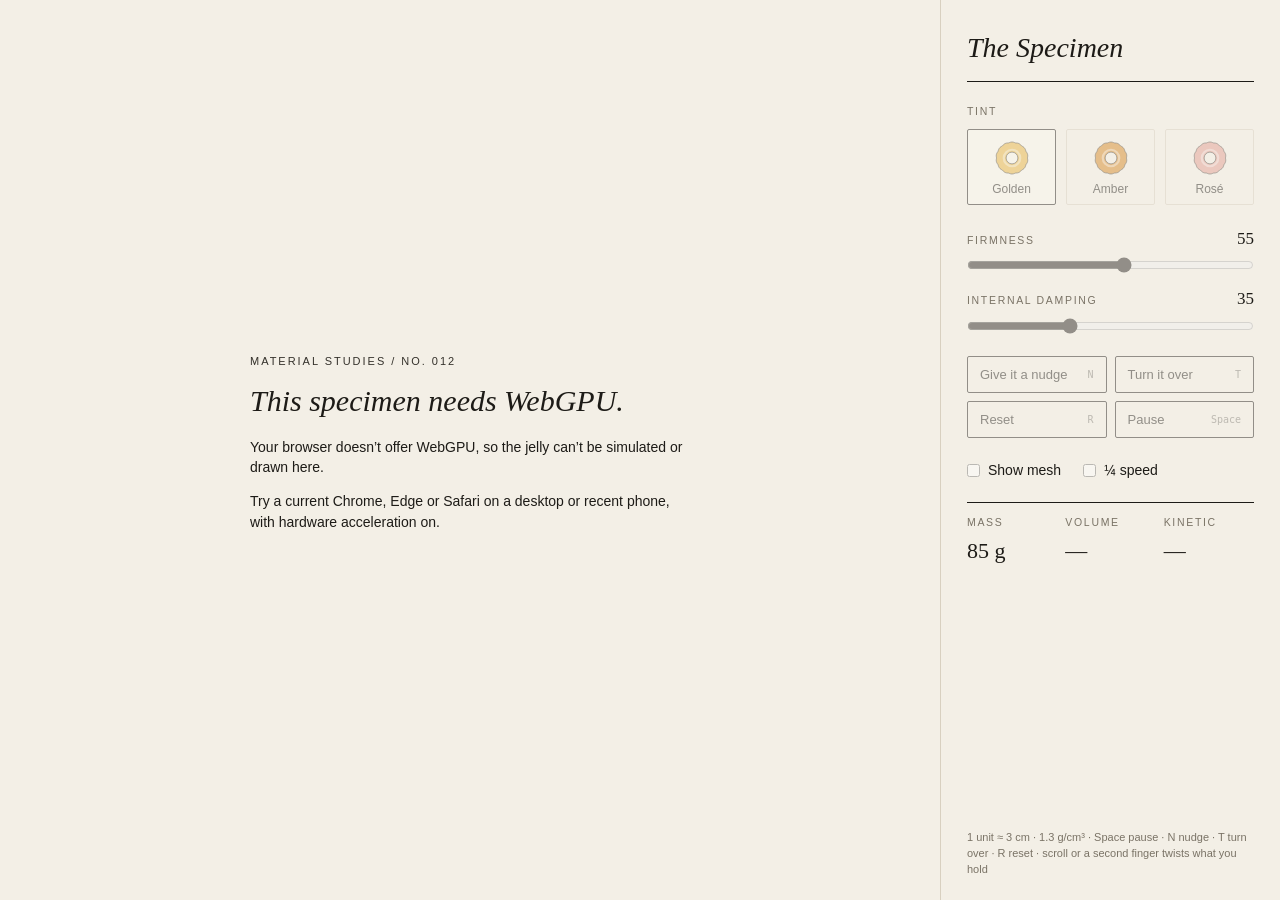
<file: 2026-10-15-pineapple-cost-across-router-commits/pineapple-3/pineapple-3.html>
<!doctype html>
<html lang="en">
<head>
<meta charset="utf-8">
<meta name="viewport" content="width=device-width, initial-scale=1, viewport-fit=cover">
<title>Pineapple / Jelly. — Material Studies No. 012</title>
<style>:root {
  --paper: #f3efe6;
  --card: #fbf8f1;
  --ink: #1d1b17;
  --muted: #7a7366;
  --rule: #d8d0c0;
  --serif: "Iowan Old Style", "Palatino Linotype", Palatino, "Book Antiqua", Georgia, serif;
  --sans: "Helvetica Neue", Helvetica, Arial, sans-serif;
}
* { box-sizing: border-box; }
html, body { margin: 0; height: 100%; background: var(--paper); color: var(--ink); overflow-x: hidden; }
body { font: 14px/1.45 var(--sans); -webkit-font-smoothing: antialiased; }

#app { display: grid; grid-template-columns: minmax(0, 1fr) 340px; height: 100vh; height: 100dvh; width: 100%; }
#stage { position: relative; overflow: hidden; background: #cbc6bc; min-width: 0; }
#gl { position: absolute; inset: 0; width: 100%; height: 100%; display: block; touch-action: none; cursor: default; }
#gl.can-grab { cursor: grab; }
#gl.grabbing { cursor: grabbing; }

.masthead { position: absolute; left: clamp(18px, 3vw, 40px); top: clamp(16px, 3vw, 36px); pointer-events: none; max-width: min(86%, 560px); }
.kicker { font-size: 11px; letter-spacing: .18em; text-transform: uppercase; color: #34312b; }
.kicker .slash { color: var(--muted); margin: 0 .2em; }
h1 { font-family: var(--serif); font-style: italic; font-weight: 400; font-size: clamp(44px, 6.2vw, 92px); line-height: .92; letter-spacing: -.012em; margin: .2em 0 .22em; }
.hint { font-family: var(--serif); font-style: italic; font-size: 17px; margin: 0; color: #34312b; }

#panel { border-left: 1px solid var(--rule); padding: 28px 26px 22px; overflow-y: auto; display: flex; flex-direction: column; gap: 22px; background: var(--paper); min-width: 0; }
#panel h2 { font-family: var(--serif); font-style: italic; font-weight: 400; font-size: 28px; margin: 0; padding-bottom: 12px; border-bottom: 1px solid var(--ink); }
section { margin: 0; }
.label, .slider span, .readouts dt { font-size: 10.5px; letter-spacing: .16em; text-transform: uppercase; color: var(--muted); }
.label { margin-bottom: 10px; }

.swatches { display: grid; grid-template-columns: repeat(3, 1fr); gap: 10px; }
.swatch { border: 1px solid var(--rule); background: transparent; padding: 10px 4px 8px; display: flex; flex-direction: column; align-items: center; gap: 6px; cursor: pointer; font: 12px var(--sans); color: var(--ink); border-radius: 2px; }
.swatch svg { width: 36px; height: 36px; display: block; }
.swatch[aria-pressed="true"] { border-color: var(--ink); background: var(--card); }
.swatch:focus-visible, .act:focus-visible, input:focus-visible { outline: 2px solid var(--ink); outline-offset: 2px; }

.sliders { display: flex; flex-direction: column; gap: 14px; }
.slider { display: grid; grid-template-columns: 1fr auto; gap: 6px 10px; align-items: baseline; }
.slider output { font-family: var(--serif); font-size: 17px; font-variant-numeric: tabular-nums; }
.slider input { grid-column: 1 / -1; width: 100%; margin: 0; accent-color: var(--ink); }

.buttons { display: grid; grid-template-columns: 1fr 1fr; gap: 8px; }
.act { font: 13px var(--sans); padding: 10px 12px; border: 1px solid var(--ink); background: transparent; color: var(--ink); display: flex; justify-content: space-between; align-items: center; gap: 8px; cursor: pointer; border-radius: 2px; text-align: left; }
.act:hover { background: var(--ink); color: var(--paper); }
kbd { font: 10px ui-monospace, Menlo, monospace; opacity: .55; }

.toggles { display: flex; flex-wrap: wrap; gap: 10px 22px; }
.tog { display: flex; gap: 8px; align-items: center; cursor: pointer; }
.tog input { accent-color: var(--ink); margin: 0; }

.readouts { display: grid; grid-template-columns: repeat(3, minmax(0, 1fr)); gap: 8px; border-top: 1px solid var(--ink); margin: 0; padding-top: 12px; }
.readouts dd { margin: 4px 0 0; font-family: var(--serif); font-size: 22px; font-variant-numeric: tabular-nums; white-space: nowrap; }
.foot { margin: auto 0 0; font-size: 11px; color: var(--muted); }

#fallback { position: absolute; inset: 0; display: flex; align-items: center; justify-content: center; padding: 24px; background: var(--paper); }
.fallback-card { max-width: 440px; }
.fallback-card h2 { font-family: var(--serif); font-style: italic; font-weight: 400; font-size: 30px; margin: .3em 0 .4em; }
body.no-gpu .masthead { display: none; }
body.no-gpu #panel button, body.no-gpu #panel input { opacity: .45; pointer-events: none; }
[hidden] { display: none !important; }

@media (max-width: 820px) {
  #app { grid-template-columns: minmax(0, 1fr); height: auto; }
  #stage { height: 64vh; height: 64svh; min-height: 340px; }
  #panel { border-left: 0; border-top: 1px solid var(--rule); overflow: visible; padding: 22px 18px 28px; }
  h1 { font-size: clamp(38px, 11vw, 64px); }
  .hint { font-size: 15px; }
}
@media (max-width: 360px) {
  .buttons { grid-template-columns: 1fr; }
}
</style>
</head>
<body>
<div id="app">
  <main id="stage">
    <canvas id="gl" aria-label="A soft gummy pineapple ring. Drag either edge to pull it."></canvas>
    <header class="masthead">
      <div class="kicker">Material Studies <span class="slash">/</span> No. 012</div>
      <h1>Pineapple /<br>Jelly.</h1>
      <p class="hint" id="hint">Grab either edge. Pull. Let go.</p>
    </header>
    <div id="fallback" hidden>
      <div class="fallback-card">
        <div class="kicker">Material Studies / No. 012</div>
        <h2>This specimen needs WebGPU.</h2>
        <p id="fallbackReason">Your browser doesn’t offer WebGPU, so the jelly can’t be simulated or drawn here.</p>
        <p>Try a current Chrome, Edge or Safari on a desktop or recent phone, with hardware acceleration on.</p>
      </div>
    </div>
  </main>
  <aside id="panel" aria-label="The Specimen">
    <h2>The Specimen</h2>
    <section>
      <div class="label">Tint</div>
      <div class="swatches" id="tints" role="group" aria-label="Tint"></div>
    </section>
    <section class="sliders">
      <label class="slider"><span>Firmness</span><output id="firmOut">55</output>
        <input type="range" id="firm" min="0" max="1" step="0.01" value="0.55"></label>
      <label class="slider"><span>Internal damping</span><output id="dampOut">35</output>
        <input type="range" id="damp" min="0" max="1" step="0.01" value="0.35"></label>
    </section>
    <section class="buttons">
      <button class="act" id="btnNudge" type="button">Give it a nudge <kbd>N</kbd></button>
      <button class="act" id="btnFlip" type="button">Turn it over <kbd>T</kbd></button>
      <button class="act" id="btnReset" type="button">Reset <kbd>R</kbd></button>
      <button class="act" id="btnPause" type="button"><span id="pauseLabel">Pause</span> <kbd>Space</kbd></button>
    </section>
    <section class="toggles">
      <label class="tog"><input type="checkbox" id="optMesh"> Show mesh</label>
      <label class="tog"><input type="checkbox" id="optSlow"> ¼ speed</label>
    </section>
    <dl class="readouts">
      <div><dt>Mass</dt><dd id="rMass">—</dd></div>
      <div><dt>Volume</dt><dd id="rVol">—</dd></div>
      <div><dt>Kinetic</dt><dd id="rKin">—</dd></div>
    </dl>
    <p class="foot">1 unit ≈ 3 cm · 1.3 g/cm³ · Space pause · N nudge · T turn over · R reset · scroll or a second finger twists what you hold</p>
  </aside>
</div>
<script type="module">const WGSL_COMMON = "// Shared by every pass: uniforms, ring shape, flesh zones (rest space), studio lights, BRDF.\nstruct Uniforms {\n  viewProj: mat4x4f,\n  invViewProj: mat4x4f,\n  lightViewProj: mat4x4f,\n  heightViewProj: mat4x4f,\n  bodyRot: mat4x4f,     // rest → world rotation (xyz columns), body centroid in [3]\n  camPos: vec4f,\n  lightDir: vec4f,      // xyz toward the key light, w = tan of its half-angle (PCSS)\n  tint: vec4f,          // rgb transmission colour, w = tint index\n  screen: vec4f,        // width, height, 1/width, 1/height\n  params: vec4f,        // time, exposure, mesh overlay alpha, height-map half size\n  lightParams: vec4f,   // light near, far, ortho half size, shadow texel\n};\n@group(0) @binding(0) var<uniform> U: Uniforms;\n\nconst PI: f32 = 3.14159265;\nconst TAU: f32 = 6.2831853;\nconst RING_OUT: f32 = 1.36;\nconst RING_IN: f32 = 0.5;\nconst SCALLOPS: f32 = 14.0;\nconst SCALLOP_DEPTH: f32 = 0.045;\nconst SCALLOP_SOFT: f32 = 0.18;\nconst KEY_DIR: vec3f = vec3f(-0.4524, 0.8226, 0.3455);\nconst RIM_DIR: vec3f = vec3f(0.1798, 0.4045, -0.8989);\n\nvar<private> POISSON: array<vec2f, 16> = array<vec2f, 16>(\n  vec2f(-0.9420, -0.3991), vec2f(0.9456, -0.7689), vec2f(-0.0942, -0.9294), vec2f(0.3450, 0.2939),\n  vec2f(-0.9159, 0.4577), vec2f(-0.8154, -0.8791), vec2f(-0.3828, 0.2768), vec2f(0.9748, 0.7565),\n  vec2f(0.4432, -0.9751), vec2f(0.5374, -0.4737), vec2f(-0.2650, -0.4189), vec2f(0.7920, 0.1909),\n  vec2f(-0.2419, 0.9971), vec2f(-0.8141, 0.9144), vec2f(0.1998, 0.7864), vec2f(0.1438, -0.1410)\n);\n\nfn rot2(p: vec2f, cs: vec2f) -> vec2f {\n  return vec2f(p.x * cs.x - p.y * cs.y, p.x * cs.y + p.y * cs.x);\n}\n\n// Interleaved gradient noise, per pixel.\nfn ign(p: vec2f) -> f32 {\n  return fract(52.9829189 * fract(dot(p, vec2f(0.06711056, 0.00583715))));\n}\n\nfn hash21(p: vec2f) -> f32 {\n  var q = fract(p * vec2f(123.34, 456.21));\n  q += dot(q, q + 45.32);\n  return fract(q.x * q.y);\n}\n\n// Value noise, periodic every `period` cells along x (wraps around the ring).\nfn noiseP(p: vec2f, period: f32) -> f32 {\n  let i = floor(p);\n  let f = fract(p);\n  let u = f * f * (3.0 - 2.0 * f);\n  let x0 = i.x - period * floor(i.x / period);\n  let x1 = (i.x + 1.0) - period * floor((i.x + 1.0) / period);\n  let a = hash21(vec2f(x0, i.y));\n  let b = hash21(vec2f(x1, i.y));\n  let c = hash21(vec2f(x0, i.y + 1.0));\n  let d = hash21(vec2f(x1, i.y + 1.0));\n  return mix(mix(a, b, u.x), mix(c, d, u.x), u.y);\n}\n\nfn outerRadius(theta: f32) -> f32 {\n  let u = fract(theta / TAU * SCALLOPS);\n  let s = sin(PI * u);\n  let e = SCALLOP_SOFT;\n  let b = (sqrt(s * s + e * e) - e) / (sqrt(1.0 + e * e) - e);\n  return RING_OUT - SCALLOP_DEPTH * (1.0 - b);\n}\n\n// Ring coordinates of a rest-space point: (a = angle 0..1, s = 0 at hole .. 1 at rim, |y|).\nfn ringCoords(rp: vec3f) -> vec3f {\n  let r = length(rp.xz);\n  let th = atan2(rp.z, rp.x);\n  let s = clamp((r - RING_IN) / (outerRadius(th) - RING_IN), 0.0, 1.0);\n  return vec3f(th / TAU + 0.5, s, abs(rp.y));\n}\n\n// Radial fibres: long streaks core → rim plus finer threads. Same on both faces (uses |y|).\nfn fibreField(rc: vec3f) -> f32 {\n  let warp = 0.35 * noiseP(vec2f(rc.x * 24.0, rc.y * 2.0), 24.0);\n  let streak = noiseP(vec2f(rc.x * 96.0, rc.y * 1.6 + warp), 96.0);\n  let fib = smoothstep(0.55, 0.85, streak) * smoothstep(0.06, 0.22, rc.y);\n  let thread = smoothstep(0.62, 0.95, noiseP(vec2f(rc.x * 300.0, rc.y * 5.0 + rc.z * 3.0), 300.0));\n  return max(fib, thread * 0.6);\n}\n\nstruct Zone {\n  absorb: f32,\n  scatter: f32,\n  fibre: f32,\n  eyes: f32,\n};\n\nfn ringZone(rp: vec3f) -> Zone {\n  let rc = ringCoords(rp);\n  let s = rc.y;\n  let core = 1.0 - smoothstep(0.12, 0.30, s);\n  let rim = smoothstep(0.86, 0.99, s);\n  let band = smoothstep(0.66, 0.76, s) * (1.0 - smoothstep(0.88, 0.95, s));\n  let cell = noiseP(vec2f(rc.x * 140.0, s * 18.0 + rc.z * 6.0), 140.0);\n  var z: Zone;\n  z.fibre = fibreField(rc);\n  z.eyes = band * (0.45 + 0.9 * smoothstep(0.35, 0.8, cell));\n  z.absorb = 0.75 + 0.9 * core + 0.55 * rim + 0.7 * z.eyes + 0.6 * z.fibre;\n  z.scatter = 0.12 + 1.5 * core + 0.25 * rim + 0.9 * z.eyes + 0.8 * z.fibre;\n  return z;\n}\n\nfn softbox(dir: vec3f, c: vec3f, u: vec3f, v: vec3f, su: f32, sv: f32) -> f32 {\n  let d = dot(dir, c);\n  if (d <= 0.0) { return 0.0; }\n  let p = dir / d - c;\n  let m = max(abs(dot(p, u)) / su, abs(dot(p, v)) / sv);\n  return 1.0 - smoothstep(0.8, 1.0, m);\n}\n\nfn boxBasis(c: vec3f) -> mat2x3f {\n  let u = normalize(cross(vec3f(0.0, 1.0, 0.0), c));\n  return mat2x3f(u, cross(c, u));\n}\n\n// Photo-studio surroundings seen in reflections: dim room, bright cyc floor, softboxes.\nfn studioEnv(dir: vec3f) -> vec3f {\n  var col = mix(vec3f(0.16, 0.155, 0.15), vec3f(0.045, 0.045, 0.05), smoothstep(-0.1, 0.6, dir.y));\n  col += vec3f(0.55, 0.53, 0.5) * smoothstep(0.05, -0.25, dir.y);\n  let kb = boxBasis(KEY_DIR);\n  col += vec3f(9.0, 8.7, 8.2) * softbox(dir, KEY_DIR, kb[0], kb[1], 0.45, 0.32);\n  col += vec3f(4.0) * softbox(dir, vec3f(0.0, 1.0, 0.0), vec3f(1.0, 0.0, 0.0), vec3f(0.0, 0.0, 1.0), 0.12, 0.6);\n  let fc = normalize(vec3f(1.0, 0.35, 0.25));\n  let fb = boxBasis(fc);\n  col += vec3f(2.4, 2.5, 2.7) * softbox(dir, fc, fb[0], fb[1], 0.12, 0.55);\n  let rb = boxBasis(RIM_DIR);\n  col += vec3f(5.0, 4.8, 4.6) * softbox(dir, RIM_DIR, rb[0], rb[1], 0.5, 0.18);\n  return col;\n}\n\nfn ggxSpec(N: vec3f, V: vec3f, L: vec3f, rough: f32) -> f32 {\n  let H = normalize(V + L);\n  let nh = max(dot(N, H), 0.0);\n  let nl = max(dot(N, L), 0.0);\n  let nv = max(dot(N, V), 1e-3);\n  let a = rough * rough;\n  let a2 = a * a;\n  let d = nh * nh * (a2 - 1.0) + 1.0;\n  let D = a2 / (PI * d * d);\n  let k = a * 0.5;\n  let G = (nl / (nl * (1.0 - k) + k)) * (nv / (nv * (1.0 - k) + k));\n  return D * G / (4.0 * nv);\n}\n\n// Absorption coefficients per unit length, from the tint (its transmission colour).\nfn jellyAbsorb() -> vec3f {\n  return -log(clamp(U.tint.rgb, vec3f(0.03), vec3f(1.0))) * 1.6;\n}\n\nfn fullTri(vi: u32) -> vec2f {\n  return vec2f(f32((vi << 1u) & 2u) * 2.0 - 1.0, f32(vi & 2u) * 2.0 - 1.0);\n}\n\nfn clipToUv(c: vec4f) -> vec2f {\n  return vec2f(c.x / c.w * 0.5 + 0.5, 0.5 - c.y / c.w * 0.5);\n}\n";
const WGSL_SHADOW = "// Key-light shadow map: target 0 accumulates signed light-depth (back − front = thickness),\n// target 1 keeps the nearest blocker depth (min blend). No culling, no depth buffer.\nstruct VOut {\n  @builtin(position) pos: vec4f,\n  @location(0) d: f32,\n};\n\n@vertex fn vs(@location(0) p: vec3f) -> VOut {\n  var o: VOut;\n  let c = U.lightViewProj * vec4f(p, 1.0);\n  o.pos = c;\n  o.d = c.z / c.w;\n  return o;\n}\n\nstruct FOut {\n  @location(0) thick: f32,\n  @location(1) depth: f32,\n};\n\n@fragment fn fs(i: VOut, @builtin(front_facing) ff: bool) -> FOut {\n  var o: FOut;\n  let wd = i.d * (U.lightParams.y - U.lightParams.x) - 8.0;\n  o.thick = select(wd, -wd, ff);\n  o.depth = i.d;\n  return o;\n}\n";
const WGSL_HEIGHT = "// Top-down height map: lowest jelly height over each floor texel (min blend), for contact AO.\nstruct VOut {\n  @builtin(position) pos: vec4f,\n  @location(0) y: f32,\n};\n\n@vertex fn vs(@location(0) p: vec3f) -> VOut {\n  var o: VOut;\n  o.pos = U.heightViewProj * vec4f(p, 1.0);\n  o.y = p.y;\n  return o;\n}\n\n@fragment fn fs(i: VOut) -> @location(0) f32 {\n  return i.y;\n}\n";
const WGSL_SCENE = "// Procedural cyclorama (floor sweeping into a back wall), lit by the key softbox with a\n// PCSS shadow tinted by the jelly and contact AO from the height map. Writes its own depth.\n@group(1) @binding(0) var shThick: texture_2d<f32>;\n@group(1) @binding(1) var shDepth: texture_2d<f32>;\n@group(1) @binding(2) var heightTex: texture_2d<f32>;\n@group(1) @binding(3) var linSamp: sampler;\n\nconst CYC_Z: f32 = 3.2;   // floor runs back to z = -CYC_Z\nconst CYC_R: f32 = 2.6;   // radius of the sweep\n\nstruct FullOut {\n  @builtin(position) pos: vec4f,\n  @location(0) ndc: vec2f,\n};\n\n@vertex fn vs(@builtin(vertex_index) vi: u32) -> FullOut {\n  var o: FullOut;\n  let p = fullTri(vi);\n  o.pos = vec4f(p, 0.0, 1.0);\n  o.ndc = p;\n  return o;\n}\n\nfn pcssShadow(p: vec3f, frag: vec2f) -> vec3f {\n  let lp = U.lightViewProj * vec4f(p, 1.0);\n  let uv = vec2f(lp.x * 0.5 + 0.5, 0.5 - lp.y * 0.5);\n  let d = lp.z;\n  if (any(uv < vec2f(0.0)) || any(uv > vec2f(1.0))) { return vec3f(1.0); }\n  let range = U.lightParams.y - U.lightParams.x;\n  let toUv = 1.0 / (2.0 * U.lightParams.z);\n  let ang = ign(frag) * TAU;\n  let cs = vec2f(cos(ang), sin(ang));\n  let searchR = 0.4 * toUv;\n  let bias = 0.002;\n  var bsum = 0.0;\n  var bcnt = 0.0;\n  for (var k = 0; k < 16; k++) {\n    let bd = textureSampleLevel(shDepth, linSamp, uv + rot2(POISSON[k], cs) * searchR, 0.0).r;\n    if (bd < d - bias) { bsum += bd; bcnt += 1.0; }\n  }\n  if (bcnt < 0.5) { return vec3f(1.0); }\n  let avg = bsum / bcnt;\n  let penumbra = (d - avg) * range * U.lightDir.w;\n  let r = clamp(penumbra * toUv, 1.5 * U.lightParams.w, searchR);\n  var occ = 0.0;\n  var th = 0.0;\n  for (var k = 0; k < 16; k++) {\n    let q = uv + rot2(POISSON[k], cs) * r;\n    let bd = textureSampleLevel(shDepth, linSamp, q, 0.0).r;\n    if (bd < d - bias) {\n      occ += 1.0;\n      th += textureSampleLevel(shThick, linSamp, q, 0.0).r;\n    }\n  }\n  let vis = 1.0 - occ / 16.0;\n  let thick = max(th / max(occ, 1.0), 0.0);\n  let trans = exp(-jellyAbsorb() * thick) * 0.42 + vec3f(0.03);\n  return mix(trans, vec3f(1.0), vis);\n}\n\nfn contactAO(p: vec3f, frag: vec2f) -> f32 {\n  let hp = U.heightViewProj * vec4f(p, 1.0);\n  let uv = vec2f(hp.x * 0.5 + 0.5, 0.5 - hp.y * 0.5);\n  let toUv = 1.0 / (2.0 * U.params.w);\n  let ang = ign(frag + vec2f(17.0, 5.0)) * TAU;\n  let cs = vec2f(cos(ang), sin(ang));\n  let R = 0.6;\n  var occ = 0.0;\n  for (var k = 0; k < 16; k++) {\n    let o = rot2(POISSON[k], cs);\n    let h = textureSampleLevel(heightTex, linSamp, uv + o * (R * toUv), 0.0).r;\n    let above = max(h - p.y, 0.0);\n    occ += (1.0 - smoothstep(0.0, 0.55, above)) * (1.0 - 0.7 * length(o));\n  }\n  return clamp(1.0 - 0.85 * occ / 16.0, 0.0, 1.0);\n}\n\nstruct SceneOut {\n  @location(0) color: vec4f,\n  @builtin(frag_depth) depth: f32,\n};\n\n@fragment fn fs(i: FullOut) -> SceneOut {\n  let pn = U.invViewProj * vec4f(i.ndc, 0.0, 1.0);\n  let pf = U.invViewProj * vec4f(i.ndc, 1.0, 1.0);\n  let ro = U.camPos.xyz;\n  let rd = normalize(pf.xyz / pf.w - pn.xyz / pn.w);\n  var t = -1.0;\n  var n = vec3f(0.0, 1.0, 0.0);\n  if (rd.y < 0.0) {\n    let tf = -ro.y / rd.y;\n    if (ro.z + rd.z * tf >= -CYC_Z) { t = tf; }\n  }\n  if (t < 0.0) {\n    let oc = vec2f(ro.y - CYC_R, ro.z + CYC_Z);\n    let d2 = vec2f(rd.y, rd.z);\n    let a = dot(d2, d2);\n    let b = dot(oc, d2);\n    let c = dot(oc, oc) - CYC_R * CYC_R;\n    let disc = b * b - a * c;\n    if (disc > 0.0 && a > 1e-6) {\n      let tc = (-b + sqrt(disc)) / a;\n      let q = ro + rd * tc;\n      if (tc > 0.0 && q.z < -CYC_Z && q.y < CYC_R) {\n        t = tc;\n        n = normalize(vec3f(0.0, CYC_R - q.y, -CYC_Z - q.z));\n      }\n    }\n  }\n  if (t < 0.0 && rd.z < 0.0) {\n    let tw = (-(CYC_Z + CYC_R) - ro.z) / rd.z;\n    if (ro.y + rd.y * tw >= CYC_R) { t = tw; n = vec3f(0.0, 0.0, 1.0); }\n  }\n  var o: SceneOut;\n  if (t < 0.0) {\n    o.color = vec4f(studioEnv(rd) * 0.3, 1.0);\n    o.depth = 1.0;\n    return o;\n  }\n  let p = ro + rd * t;\n  let L = U.lightDir.xyz;\n  let ndl = max(dot(n, L), 0.0);\n  var sh = vec3f(1.0);\n  var ao = 1.0;\n  if (p.y < 0.05) {\n    sh = pcssShadow(p, i.pos.xy);\n    ao = contactAO(p, i.pos.xy);\n  }\n  let albedo = vec3f(0.84, 0.82, 0.78);\n  // Light pool under the key, darker toward the back and the sides.\n  let pool = exp(-dot(p.xz - vec2f(-0.3, 0.2), p.xz - vec2f(-0.3, 0.2)) * 0.05);\n  let falloff = 0.55 + 0.45 * pool;\n  let key = vec3f(2.5, 2.42, 2.3) * ndl * sh;\n  let amb = vec3f(0.5, 0.5, 0.52) * (0.65 + 0.35 * n.y) * ao;\n  o.color = vec4f(albedo * (key + amb) * falloff, 1.0);\n  let clip = U.viewProj * vec4f(p, 1.0);\n  o.depth = clamp(clip.z / clip.w, 0.0, 1.0);\n  return o;\n}\n";
const WGSL_CELLS = "// Juice cells (pale elongated sacs) and air bubbles, instanced ellipsoids inside the flesh.\nstruct VIn {\n  @location(0) lp: vec3f,\n  @location(1) c: vec3f,\n  @location(2) ax: vec3f,\n  @location(3) rad: f32,\n  @location(4) kind: f32,\n};\n\nstruct VOut {\n  @builtin(position) pos: vec4f,\n  @location(0) n: vec3f,\n  @location(1) wp: vec3f,\n  @location(2) kind: f32,\n};\n\n@vertex fn vs(i: VIn) -> VOut {\n  let len = length(i.ax);\n  var d = vec3f(0.0, 1.0, 0.0);\n  if (len > 1e-5) { d = i.ax / len; }\n  var t = cross(d, vec3f(0.0, 0.0, 1.0));\n  if (length(t) < 0.1) { t = cross(d, vec3f(1.0, 0.0, 0.0)); }\n  t = normalize(t);\n  let b = cross(d, t);\n  let sa = max(len, i.rad);\n  let sr = i.rad;\n  var o: VOut;\n  o.wp = i.c + t * (i.lp.x * sr) + d * (i.lp.y * sa) + b * (i.lp.z * sr);\n  o.n = normalize(t * (i.lp.x / sr) + d * (i.lp.y / sa) + b * (i.lp.z / sr));\n  o.pos = U.viewProj * vec4f(o.wp, 1.0);\n  o.kind = i.kind;\n  return o;\n}\n\n@fragment fn fs(i: VOut) -> @location(0) vec4f {\n  var N = normalize(i.n);\n  let V = normalize(U.camPos.xyz - i.wp);\n  if (dot(N, V) < 0.0) { N = -N; }\n  let L = U.lightDir.xyz;\n  let nv = clamp(dot(N, V), 0.0, 1.0);\n  if (i.kind < 0.5) {\n    let base = mix(vec3f(1.0, 0.97, 0.86), U.tint.rgb, 0.25);\n    let wrap = clamp((dot(N, L) + 0.5) / 1.5, 0.0, 1.0);\n    let col = base * (0.45 + 1.5 * wrap) + vec3f(ggxSpec(N, V, L, 0.3) * 0.06) + base * pow(1.0 - nv, 2.0) * 0.6;\n    return vec4f(col, 1.0);\n  }\n  let rim = pow(1.0 - nv, 1.5);\n  let col = vec3f(0.2, 0.19, 0.17) + vec3f(1.7) * rim + vec3f(ggxSpec(N, V, L, 0.1) * 0.08);\n  return vec4f(col, 1.0);\n}\n";
const WGSL_BACK = "// Jelly back faces: distance from the camera to the nearest exit surface, per pixel.\nstruct VOut {\n  @builtin(position) pos: vec4f,\n  @location(0) wp: vec3f,\n};\n\n@vertex fn vs(@location(0) p: vec3f) -> VOut {\n  var o: VOut;\n  o.pos = U.viewProj * vec4f(p, 1.0);\n  o.wp = p;\n  return o;\n}\n\n@fragment fn fs(i: VOut) -> @location(0) f32 {\n  return length(i.wp - U.camPos.xyz);\n}\n";
const WGSL_JELLY = "// The jelly: refraction of the scene by view-ray thickness, per-tap Beer–Lambert absorption\n// and milky in-scatter from the rest-space zones, thin-edge back-lit glow, Fresnel studio\n// reflections and GGX highlights.\n@group(1) @binding(0) var sceneTex: texture_2d<f32>;\n@group(1) @binding(1) var backTex: texture_2d<f32>;\n@group(1) @binding(2) var linSamp: sampler;\n\nconst IOR: f32 = 1.36;\nconst TAPS: i32 = 6;\n\nstruct VIn {\n  @location(0) p: vec3f,\n  @location(1) n: vec3f,\n  @location(2) r: vec3f,\n};\n\nstruct VOut {\n  @builtin(position) pos: vec4f,\n  @location(0) wp: vec3f,\n  @location(1) n: vec3f,\n  @location(2) rp: vec3f,\n};\n\n@vertex fn vs(i: VIn) -> VOut {\n  var o: VOut;\n  o.pos = U.viewProj * vec4f(i.p, 1.0);\n  o.wp = i.p;\n  o.n = i.n;\n  o.rp = i.r;\n  return o;\n}\n\n@fragment fn fs(i: VOut) -> @location(0) vec4f {\n  let R3 = mat3x3f(U.bodyRot[0].xyz, U.bodyRot[1].xyz, U.bodyRot[2].xyz);\n  let V = normalize(U.camPos.xyz - i.wp);\n  var N = normalize(i.n);\n  N = normalize(N + V * max(0.0, 0.05 - dot(N, V)));\n\n  // Fibre relief: tilt the normal across the streaks (gradient along the ring angle).\n  let th = atan2(i.rp.z, i.rp.x);\n  let tRest = vec3f(-sin(th), 0.0, cos(th));\n  let e = 0.006;\n  let fa = fibreField(ringCoords(i.rp + tRest * e));\n  let fb = fibreField(ringCoords(i.rp - tRest * e));\n  N = normalize(N - (R3 * tRest) * ((fa - fb) * 0.35));\n\n  // View-ray thickness from the back-face distance.\n  let back = textureLoad(backTex, vec2i(i.pos.xy), 0).r;\n  let front = length(U.camPos.xyz - i.wp);\n  var thick = back - front;\n  if (back <= 0.0 || thick <= 0.0) { thick = 0.04; }\n  thick = min(thick, 3.0);\n\n  let Rd = refract(-V, N, 1.0 / IOR);\n  let rd = transpose(R3) * Rd;\n\n  // March the refracted ray through the flesh in rest space.\n  let absorbK = jellyAbsorb();\n  let milk = mix(U.tint.rgb, vec3f(1.0), 0.6);\n  let dt = thick / f32(TAPS);\n  let jitter = ign(i.pos.xy);\n  var T = vec3f(1.0);\n  var S = vec3f(0.0);\n  for (var k = 0; k < TAPS; k++) {\n    let q = i.rp + rd * ((f32(k) + jitter) * dt);\n    let z = ringZone(q);\n    let sigS = z.scatter * 1.1;\n    let ext = absorbK * z.absorb + vec3f(sigS);\n    let stepT = exp(-ext * dt);\n    let Li = milk * (0.9 + 0.5 * z.scatter);\n    S += T * (vec3f(1.0) - stepT) * (sigS / max(ext, vec3f(1e-4))) * Li;\n    T *= stepT;\n  }\n\n  let exitP = i.wp + Rd * thick;\n  let uv = clamp(clipToUv(U.viewProj * vec4f(exitP, 1.0)), vec2f(0.001), vec2f(0.999));\n  let bg = textureSampleLevel(sceneTex, linSamp, uv, 0.0).rgb;\n  let refr = bg * T + S;\n\n  let nv = clamp(dot(N, V), 0.0, 1.0);\n  let F = 0.035 + 0.965 * pow(1.0 - nv, 5.0);\n  let refl = studioEnv(reflect(-V, N));\n  let L = U.lightDir.xyz;\n  let spec = vec3f(1.0, 0.97, 0.92) * 0.035 *\n    (ggxSpec(N, V, L, 0.18) * 3.0 + ggxSpec(N, V, RIM_DIR, 0.22) * 1.5 + ggxSpec(N, V, vec3f(0.0, 1.0, 0.0), 0.25) * 1.0);\n\n  // Back-lit glow where the flesh is thin (edges, bevels), strongest against the rim light.\n  let thin = exp(-thick * 3.5);\n  let backlit = pow(clamp(dot(-V, RIM_DIR) * 0.5 + 0.5, 0.0, 1.0), 1.5);\n  let glowC = U.tint.rgb * mix(vec3f(1.0), U.tint.rgb, 0.5);\n  let glow = glowC * thin * (0.25 + 1.4 * backlit) * (0.4 + 0.6 * pow(1.0 - nv, 1.5)) * 1.6;\n\n  let col = mix(refr, refl, F) + spec + glow;\n  return vec4f(col, 1.0);\n}\n";
const WGSL_OVERLAY = "// Tet-mesh overlay: physics edges as faint lines over the jelly.\n@vertex fn vs(@location(0) p: vec3f) -> @builtin(position) vec4f {\n  return U.viewProj * vec4f(p, 1.0);\n}\n\n@fragment fn fs() -> @location(0) vec4f {\n  let a = U.params.z;\n  return vec4f(vec3f(1.0, 0.98, 0.92) * a, a);\n}\n";
const WGSL_TONEMAP = "// Post: exposure, Khronos PBR Neutral tone mapping, light vignette, sRGB encode, dither.\n@group(1) @binding(0) var hdrTex: texture_2d<f32>;\n\n@vertex fn vs(@builtin(vertex_index) vi: u32) -> @builtin(position) vec4f {\n  return vec4f(fullTri(vi), 0.0, 1.0);\n}\n\nfn pbrNeutral(c: vec3f) -> vec3f {\n  let startCompression = 0.8 - 0.04;\n  let desaturation = 0.15;\n  let x = min(c.r, min(c.g, c.b));\n  let offset = select(0.04, x - 6.25 * x * x, x < 0.08);\n  var col = c - offset;\n  let peak = max(col.r, max(col.g, col.b));\n  if (peak < startCompression) { return col; }\n  let d = 1.0 - startCompression;\n  let newPeak = 1.0 - d * d / (peak + d - startCompression);\n  col *= newPeak / peak;\n  let g = 1.0 - 1.0 / (desaturation * (peak - newPeak) + 1.0);\n  return mix(col, vec3f(newPeak), g);\n}\n\nfn toSrgb(c: vec3f) -> vec3f {\n  let lo = c * 12.92;\n  let hi = 1.055 * pow(c, vec3f(1.0 / 2.4)) - 0.055;\n  return select(hi, lo, c <= vec3f(0.0031308));\n}\n\n@fragment fn fs(@builtin(position) fc: vec4f) -> @location(0) vec4f {\n  var c = textureLoad(hdrTex, vec2i(fc.xy), 0).rgb * U.params.y;\n  let uv = fc.xy * U.screen.zw;\n  c *= 1.0 - 0.22 * pow(clamp(length(uv - 0.5) * 1.3, 0.0, 1.0), 2.4);\n  let m = clamp(pbrNeutral(max(c, vec3f(0.0))), vec3f(0.0), vec3f(1.0));\n  let n = (hash21(fc.xy) + hash21(fc.xy + vec2f(0.37, 0.71)) - 1.0) / 255.0;\n  return vec4f(toSrgb(m) + vec3f(n), 1.0);\n}\n";
// ---- core/params.js
// Shape, mesh, simulation and look constants shared by every module.
const RING = { R: 1.36, hole: 0.5, H: 0.5, bevel: 0.12, scallops: 14, scallopDepth: 0.045, scallopSoft: 0.18 };
const MESH = { lattice: 0.2, outerSamples: 70, innerSamples: 22, levels: 3 };
const SURF = { perScallop: 14, top: 14, wall: 3, bevel: 6 };
const SIM = {
  hz: 60, substeps: 10, gravity: 30, floorY: 0,
  muS: 0.9, muK: 0.55,
  strainMin: 0.45, strainMax: 1.9,
  volCompliance: 1e-9, airDamp: 0.12, maxSpeed: 40, rotIters: 3,
};
const TINTS = [
  { name: 'Golden', rgb: [1.0, 0.80, 0.30], swatch: '#e8b33a' },
  { name: 'Amber', rgb: [1.0, 0.56, 0.14], swatch: '#d6841c' },
  { name: 'Rosé', rgb: [1.0, 0.60, 0.56], swatch: '#e39a8e' },
];
const UNIT_CM = 3;
const DENSITY_G_CM3 = 1.3;
const LIGHT_DIR = [-0.55, 1.0, 0.42];
const EXPOSURE = 0.8;
const HEIGHT_HALF = 4.0;

// Slider (0..1) → shape stiffness E and edge damping rate (1/s).
function firmnessToE(f) { return 5e4 * Math.pow(100, f); }
function dampingToRate(d) { return 1 + 120 * d * d; }

// ---- core/math.js
// Column-major 4x4 matrices (WebGPU clip depth 0..1); every function writes into `o`.
function m4Perspective(o, fovy, aspect, n, f) {
  const t = 1 / Math.tan(fovy / 2);
  o.fill(0);
  o[0] = t / aspect; o[5] = t; o[10] = f / (n - f); o[11] = -1; o[14] = (n * f) / (n - f);
  return o;
}

function m4Ortho(o, l, r, b, t, n, f) {
  o.fill(0);
  o[0] = 2 / (r - l); o[5] = 2 / (t - b); o[10] = 1 / (n - f);
  o[12] = -(r + l) / (r - l); o[13] = -(t + b) / (t - b); o[14] = n / (n - f); o[15] = 1;
  return o;
}

function m4LookAt(o, e, c, up) {
  let zx = e[0] - c[0], zy = e[1] - c[1], zz = e[2] - c[2];
  let l = Math.hypot(zx, zy, zz); zx /= l; zy /= l; zz /= l;
  let xx = up[1] * zz - up[2] * zy, xy = up[2] * zx - up[0] * zz, xz = up[0] * zy - up[1] * zx;
  l = Math.hypot(xx, xy, xz); xx /= l; xy /= l; xz /= l;
  const yx = zy * xz - zz * xy, yy = zz * xx - zx * xz, yz = zx * xy - zy * xx;
  o[0] = xx; o[1] = yx; o[2] = zx; o[3] = 0;
  o[4] = xy; o[5] = yy; o[6] = zy; o[7] = 0;
  o[8] = xz; o[9] = yz; o[10] = zz; o[11] = 0;
  o[12] = -(xx * e[0] + xy * e[1] + xz * e[2]);
  o[13] = -(yx * e[0] + yy * e[1] + yz * e[2]);
  o[14] = -(zx * e[0] + zy * e[1] + zz * e[2]);
  o[15] = 1;
  return o;
}

// o = a * b (o must not alias a or b)
function m4Mul(o, a, b) {
  for (let c = 0; c < 4; c++) {
    for (let r = 0; r < 4; r++) {
      o[c * 4 + r] = a[r] * b[c * 4] + a[4 + r] * b[c * 4 + 1] + a[8 + r] * b[c * 4 + 2] + a[12 + r] * b[c * 4 + 3];
    }
  }
  return o;
}

function m4Invert(o, m) {
  const a00 = m[0], a01 = m[1], a02 = m[2], a03 = m[3];
  const a10 = m[4], a11 = m[5], a12 = m[6], a13 = m[7];
  const a20 = m[8], a21 = m[9], a22 = m[10], a23 = m[11];
  const a30 = m[12], a31 = m[13], a32 = m[14], a33 = m[15];
  const b00 = a00 * a11 - a01 * a10, b01 = a00 * a12 - a02 * a10, b02 = a00 * a13 - a03 * a10;
  const b03 = a01 * a12 - a02 * a11, b04 = a01 * a13 - a03 * a11, b05 = a02 * a13 - a03 * a12;
  const b06 = a20 * a31 - a21 * a30, b07 = a20 * a32 - a22 * a30, b08 = a20 * a33 - a23 * a30;
  const b09 = a21 * a32 - a22 * a31, b10 = a21 * a33 - a23 * a31, b11 = a22 * a33 - a23 * a32;
  const det = b00 * b11 - b01 * b10 + b02 * b09 + b03 * b08 - b04 * b07 + b05 * b06;
  const id = det ? 1 / det : 0;
  o[0] = (a11 * b11 - a12 * b10 + a13 * b09) * id;
  o[1] = (a02 * b10 - a01 * b11 - a03 * b09) * id;
  o[2] = (a31 * b05 - a32 * b04 + a33 * b03) * id;
  o[3] = (a22 * b04 - a21 * b05 - a23 * b03) * id;
  o[4] = (a12 * b08 - a10 * b11 - a13 * b07) * id;
  o[5] = (a00 * b11 - a02 * b08 + a03 * b07) * id;
  o[6] = (a32 * b02 - a30 * b05 - a33 * b01) * id;
  o[7] = (a20 * b05 - a22 * b02 + a23 * b01) * id;
  o[8] = (a10 * b10 - a11 * b08 + a13 * b06) * id;
  o[9] = (a01 * b08 - a00 * b10 - a03 * b06) * id;
  o[10] = (a30 * b04 - a31 * b02 + a33 * b00) * id;
  o[11] = (a21 * b02 - a20 * b04 - a23 * b00) * id;
  o[12] = (a11 * b07 - a10 * b09 - a12 * b06) * id;
  o[13] = (a00 * b09 - a01 * b07 + a02 * b06) * id;
  o[14] = (a31 * b01 - a30 * b03 - a32 * b00) * id;
  o[15] = (a20 * b03 - a21 * b01 + a22 * b00) * id;
  return o;
}

// Unit quaternion [x,y,z,w] at Q[o] → row-major 3x3 in R.
function quatToMat3(Q, o, R) {
  const x = Q[o], y = Q[o + 1], z = Q[o + 2], w = Q[o + 3];
  R[0] = 1 - 2 * (y * y + z * z); R[1] = 2 * (x * y - z * w); R[2] = 2 * (x * z + y * w);
  R[3] = 2 * (x * y + z * w); R[4] = 1 - 2 * (x * x + z * z); R[5] = 2 * (y * z - x * w);
  R[6] = 2 * (x * z - y * w); R[7] = 2 * (y * z + x * w); R[8] = 1 - 2 * (x * x + y * y);
}

// Seeded RNG for deterministic layouts.
function mulberry32(seed) {
  let a = seed >>> 0;
  return function () {
    a = (a + 0x6d2b79f5) >>> 0;
    let t = a;
    t = Math.imul(t ^ (t >>> 15), t | 1);
    t ^= t + Math.imul(t ^ (t >>> 7), t | 61);
    return ((t ^ (t >>> 14)) >>> 0) / 4294967296;
  };
}

// ---- geom/outline.js
// Scalloped outer edge: 14 shallow arcs with softened cusps (mirrored in common.wgsl).
function outerRadius(theta) {
  let u = (theta / (2 * Math.PI)) * RING.scallops;
  u -= Math.floor(u);
  const s = Math.sin(Math.PI * u), e = RING.scallopSoft;
  const b = (Math.sqrt(s * s + e * e) - e) / (Math.sqrt(1 + e * e) - e);
  return RING.R - RING.scallopDepth * (1 - b);
}

// True when (x, z) lies inside the scalloped annulus, `margin` in from both edges.
function inAnnulus(x, z, margin) {
  const r = Math.hypot(x, z);
  return r > RING.hole + margin && r < outerRadius(Math.atan2(z, x)) - margin;
}

// ---- geom/delaunay.js
// Bowyer–Watson Delaunay triangulation of 2D points; returns CCW triangles as a flat index array.
function delaunay(px, py) {
  const n = px.length;
  let minX = Infinity, minY = Infinity, maxX = -Infinity, maxY = -Infinity;
  for (let i = 0; i < n; i++) {
    minX = Math.min(minX, px[i]); maxX = Math.max(maxX, px[i]);
    minY = Math.min(minY, py[i]); maxY = Math.max(maxY, py[i]);
  }
  const d = Math.max(maxX - minX, maxY - minY) * 20, mx = (minX + maxX) / 2, my = (minY + maxY) / 2;
  const X = new Float64Array(n + 3), Y = new Float64Array(n + 3);
  X.set(px); Y.set(py);
  X[n] = mx - d; Y[n] = my - d;
  X[n + 1] = mx + d; Y[n + 1] = my - d;
  X[n + 2] = mx; Y[n + 2] = my + d;

  const tri = (a, b, c) => {
    const ax = X[a], ay = Y[a], bx = X[b], by = Y[b], cx = X[c], cy = Y[c];
    const D = 2 * (ax * (by - cy) + bx * (cy - ay) + cx * (ay - by));
    const a2 = ax * ax + ay * ay, b2 = bx * bx + by * by, c2 = cx * cx + cy * cy;
    const ux = (a2 * (by - cy) + b2 * (cy - ay) + c2 * (ay - by)) / D;
    const uy = (a2 * (cx - bx) + b2 * (ax - cx) + c2 * (bx - ax)) / D;
    return { a, b, c, ux, uy, r2: (ax - ux) * (ax - ux) + (ay - uy) * (ay - uy) };
  };

  let tris = [tri(n, n + 1, n + 2)];
  for (let i = 0; i < n; i++) {
    const x = X[i], y = Y[i];
    const keep = [], edges = new Map();
    const addEdge = (u, v) => {
      const k = u < v ? u * 1e6 + v : v * 1e6 + u;
      const e = edges.get(k);
      if (e) e.count++; else edges.set(k, { u, v, count: 1 });
    };
    for (const t of tris) {
      const dx = x - t.ux, dy = y - t.uy;
      if (dx * dx + dy * dy < t.r2) { addEdge(t.a, t.b); addEdge(t.b, t.c); addEdge(t.c, t.a); }
      else keep.push(t);
    }
    for (const e of edges.values()) if (e.count === 1) keep.push(tri(e.u, e.v, i));
    tris = keep;
  }

  const out = [];
  for (const t of tris) {
    if (t.a >= n || t.b >= n || t.c >= n) continue;
    const cr = (X[t.b] - X[t.a]) * (Y[t.c] - Y[t.a]) - (Y[t.b] - Y[t.a]) * (X[t.c] - X[t.a]);
    if (cr > 0) out.push(t.a, t.b, t.c); else out.push(t.a, t.c, t.b);
  }
  return out;
}

// ---- geom/tets.js
// Physics mesh: Delaunay of the scalloped annulus (outline + hex lattice, hole skipped),
// extruded into prism layers, each prism split into 3 tets with a consistent diagonal rule.
function buildTetMesh() {
  const px = [], pz = [];
  for (let k = 0; k < MESH.outerSamples; k++) {
    const th = (2 * Math.PI * k) / MESH.outerSamples, r = outerRadius(th);
    px.push(r * Math.cos(th)); pz.push(r * Math.sin(th));
  }
  for (let k = 0; k < MESH.innerSamples; k++) {
    const th = (2 * Math.PI * (k + 0.5)) / MESH.innerSamples;
    px.push(RING.hole * Math.cos(th)); pz.push(RING.hole * Math.sin(th));
  }
  const h = MESH.lattice, rowH = (h * Math.sqrt(3)) / 2, span = Math.ceil(RING.R / rowH) + 1;
  for (let j = -span; j <= span; j++) {
    for (let i = -span; i <= span; i++) {
      const x = i * h + (j & 1 ? h / 2 : 0), z = j * rowH;
      if (inAnnulus(x, z, 0.55 * h)) { px.push(x); pz.push(z); }
    }
  }

  // Tiny deterministic jitter breaks the co-circular outline samples for the triangulator only.
  const rnd = mulberry32(7);
  const jx = px.map((v) => v + (rnd() - 0.5) * 2e-6), jz = pz.map((v) => v + (rnd() - 0.5) * 2e-6);
  const all = delaunay(jx, jz);

  const kept = [];
  for (let t = 0; t < all.length; t += 3) {
    const a = all[t], b = all[t + 1], c = all[t + 2];
    const cx = (px[a] + px[b] + px[c]) / 3, cz = (pz[a] + pz[b] + pz[c]) / 3;
    if (inAnnulus(cx, cz, 0)) kept.push(a, b, c);
  }

  // Compact to the points actually used.
  const remap = new Int32Array(px.length).fill(-1);
  let np = 0;
  for (const v of kept) if (remap[v] < 0) remap[v] = np++;
  const qx = new Float64Array(np), qz = new Float64Array(np);
  for (let i = 0; i < px.length; i++) if (remap[i] >= 0) { qx[remap[i]] = px[i]; qz[remap[i]] = pz[i]; }
  const ntri = kept.length / 3;
  const tris = new Int32Array(kept.length);
  for (let i = 0; i < kept.length; i++) tris[i] = remap[kept[i]];

  const levels = MESH.levels, L = levels - 1, y0 = -RING.H / 2, dy = RING.H / L;
  const nv = np * levels;
  const pos = new Float32Array(nv * 3);
  for (let l = 0; l < levels; l++) {
    for (let i = 0; i < np; i++) {
      const v = (l * np + i) * 3;
      pos[v] = qx[i]; pos[v + 1] = y0 + l * dy; pos[v + 2] = qz[i];
    }
  }

  // Tet index of prism (triangle t, layer l), part k: (t * L + l) * 3 + k.
  const nt = ntri * L * 3;
  const tets = new Int32Array(nt * 4);
  let t4 = 0;
  const s = [0, 0, 0];
  for (let t = 0; t < ntri; t++) {
    s[0] = tris[t * 3]; s[1] = tris[t * 3 + 1]; s[2] = tris[t * 3 + 2];
    s.sort((a, b) => a - b);
    for (let l = 0; l < L; l++) {
      const b0 = s[0] + l * np, b1 = s[1] + l * np, b2 = s[2] + l * np;
      const u0 = b0 + np, u1 = b1 + np, u2 = b2 + np;
      const list = [b0, b1, b2, u0, b1, b2, u0, u1, b2, u0, u1, u2];
      for (let k = 0; k < 3; k++) {
        let a = list[k * 4], b = list[k * 4 + 1], c = list[k * 4 + 2], d = list[k * 4 + 3];
        if (tetSignedVolume(pos, a, b, c, d) < 0) { const tmp = c; c = d; d = tmp; }
        tets[t4++] = a; tets[t4++] = b; tets[t4++] = c; tets[t4++] = d;
      }
    }
  }

  const seen = new Set(), edgeList = [];
  const pairs = [0, 1, 0, 2, 0, 3, 1, 2, 1, 3, 2, 3];
  for (let t = 0; t < nt; t++) {
    for (let k = 0; k < 12; k += 2) {
      const a = tets[t * 4 + pairs[k]], b = tets[t * 4 + pairs[k + 1]];
      const lo = Math.min(a, b), hi = Math.max(a, b), key = lo * nv + hi;
      if (!seen.has(key)) { seen.add(key); edgeList.push(lo, hi); }
    }
  }

  return {
    np, nv, pos, ntri, tris, nt, tets, L, y0, dy,
    edges: Int32Array.from(edgeList), ne: edgeList.length / 2,
  };
}

function tetSignedVolume(x, a, b, c, d) {
  const ax = x[a * 3], ay = x[a * 3 + 1], az = x[a * 3 + 2];
  const e1x = x[b * 3] - ax, e1y = x[b * 3 + 1] - ay, e1z = x[b * 3 + 2] - az;
  const e2x = x[c * 3] - ax, e2y = x[c * 3 + 1] - ay, e2z = x[c * 3 + 2] - az;
  const e3x = x[d * 3] - ax, e3y = x[d * 3 + 1] - ay, e3z = x[d * 3 + 2] - az;
  return (e1x * (e2y * e3z - e2z * e3y) + e1y * (e2z * e3x - e2x * e3z) + e1z * (e2x * e3y - e2y * e3x)) / 6;
}

// ---- geom/embed.js
// Locates a rest-space point in the tet mesh: 4 vertex ids + barycentric weights.
// Points slightly outside (bevel arcs between outline samples) get the nearest tet, extrapolated.
const EMBED_B = new Float64Array(4);

function embedPoint(mesh, px, py, pz, idxOut, wOut, o) {
  const P = mesh.pos, T = mesh.tris;
  let bestT = 0, bestMin = -Infinity;
  for (let t = 0; t < mesh.ntri; t++) {
    const a = T[t * 3] * 3, b = T[t * 3 + 1] * 3, c = T[t * 3 + 2] * 3;
    const ax = P[a], az = P[a + 2], bx = P[b], bz = P[b + 2], cx = P[c], cz = P[c + 2];
    const det = (bz - cz) * (ax - cx) + (cx - bx) * (az - cz);
    const l1 = ((bz - cz) * (px - cx) + (cx - bx) * (pz - cz)) / det;
    const l2 = ((cz - az) * (px - cx) + (ax - cx) * (pz - cz)) / det;
    const mn = Math.min(l1, l2, 1 - l1 - l2);
    if (mn > bestMin) { bestMin = mn; bestT = t; }
  }
  const l = Math.max(0, Math.min(mesh.L - 1, Math.floor((py - mesh.y0) / mesh.dy)));
  let bestTet = 0;
  bestMin = -Infinity;
  for (let k = 0; k < 3; k++) {
    const tet = (bestT * mesh.L + l) * 3 + k;
    tetBary(P, mesh.tets, tet, px, py, pz, EMBED_B);
    const mn = Math.min(EMBED_B[0], EMBED_B[1], EMBED_B[2], EMBED_B[3]);
    if (mn > bestMin) { bestMin = mn; bestTet = tet; }
  }
  tetBary(P, mesh.tets, bestTet, px, py, pz, EMBED_B);
  for (let k = 0; k < 4; k++) { idxOut[o + k] = mesh.tets[bestTet * 4 + k]; wOut[o + k] = EMBED_B[k]; }
}

function tetBary(x, tets, t, px, py, pz, out) {
  const a = tets[t * 4] * 3, b = tets[t * 4 + 1] * 3, c = tets[t * 4 + 2] * 3, d = tets[t * 4 + 3] * 3;
  const ax = x[a], ay = x[a + 1], az = x[a + 2];
  const e1x = x[b] - ax, e1y = x[b + 1] - ay, e1z = x[b + 2] - az;
  const e2x = x[c] - ax, e2y = x[c + 1] - ay, e2z = x[c + 2] - az;
  const e3x = x[d] - ax, e3y = x[d + 1] - ay, e3z = x[d + 2] - az;
  const rx = px - ax, ry = py - ay, rz = pz - az;
  // Cramer's rule with det[u v w] = u · (v × w)
  const c23x = e2y * e3z - e2z * e3y, c23y = e2z * e3x - e2x * e3z, c23z = e2x * e3y - e2y * e3x;
  const det = e1x * c23x + e1y * c23y + e1z * c23z;
  const b1 = (rx * c23x + ry * c23y + rz * c23z) / det;
  const cr3x = ry * e3z - rz * e3y, cr3y = rz * e3x - rx * e3z, cr3z = rx * e3y - ry * e3x;
  const b2 = (e1x * cr3x + e1y * cr3y + e1z * cr3z) / det;
  const c2rx = e2y * rz - e2z * ry, c2ry = e2z * rx - e2x * rz, c2rz = e2x * ry - e2y * rx;
  const b3 = (e1x * c2rx + e1y * c2ry + e1z * c2rz) / det;
  out[0] = 1 - b1 - b2 - b3; out[1] = b1; out[2] = b2; out[3] = b3;
}

// ---- geom/surface.js
// Render surface: a fine bevelled ring (rounded-rectangle cross-section swept around the
// scalloped outline), each vertex skinned to the tet it sits in. Rest positions feed the zones.
function profilePoints(rmin, rmax, h, b, outR, outY) {
  const { top, wall, bevel } = SURF, hp = Math.PI / 2;
  let j = 0;
  const push = (r, y) => { outR[j] = r; outY[j] = y; j++; };
  for (let k = 0; k < top; k++) push(rmin + b + ((rmax - rmin - 2 * b) * k) / top, h);
  for (let k = 0; k < bevel; k++) { const a = hp * (1 - k / bevel); push(rmax - b + b * Math.cos(a), h - b + b * Math.sin(a)); }
  for (let k = 0; k < wall; k++) push(rmax, h - b - (2 * (h - b) * k) / wall);
  for (let k = 0; k < bevel; k++) { const a = -hp * (k / bevel); push(rmax - b + b * Math.cos(a), -h + b + b * Math.sin(a)); }
  for (let k = 0; k < top; k++) push(rmax - b - ((rmax - rmin - 2 * b) * k) / top, -h);
  for (let k = 0; k < bevel; k++) { const a = -hp - hp * (k / bevel); push(rmin + b + b * Math.cos(a), -h + b + b * Math.sin(a)); }
  for (let k = 0; k < wall; k++) push(rmin, -h + b + (2 * (h - b) * k) / wall);
  for (let k = 0; k < bevel; k++) { const a = Math.PI - hp * (k / bevel); push(rmin + b + b * Math.cos(a), h - b + b * Math.sin(a)); }
  return j;
}

function buildSurface(mesh) {
  const NT = RING.scallops * SURF.perScallop;
  const M = 2 * SURF.top + 2 * SURF.wall + 4 * SURF.bevel;
  const ns = NT * M;
  const rest = new Float32Array(ns * 3);
  const pr = new Float64Array(M), py = new Float64Array(M);
  for (let i = 0; i < NT; i++) {
    const th = (2 * Math.PI * i) / NT, c = Math.cos(th), s = Math.sin(th);
    profilePoints(RING.hole, outerRadius(th), RING.H / 2, RING.bevel, pr, py);
    for (let j = 0; j < M; j++) {
      const v = (i * M + j) * 3;
      rest[v] = pr[j] * c; rest[v + 1] = py[j]; rest[v + 2] = pr[j] * s;
    }
  }

  // Quads (θi, j) → (θi+1, j) → (θi+1, j+1) → (θi, j+1); CCW seen from outside.
  const ntri = NT * M * 2;
  const tris = new Uint32Array(ntri * 3);
  let q = 0;
  for (let i = 0; i < NT; i++) {
    const i1 = (i + 1) % NT;
    for (let j = 0; j < M; j++) {
      const j1 = (j + 1) % M;
      const a = i * M + j, b = i1 * M + j, c = i1 * M + j1, d = i * M + j1;
      tris[q++] = a; tris[q++] = b; tris[q++] = c;
      tris[q++] = a; tris[q++] = c; tris[q++] = d;
    }
  }

  const idx = new Uint32Array(ns * 4), w = new Float32Array(ns * 4);
  for (let v = 0; v < ns; v++) embedPoint(mesh, rest[v * 3], rest[v * 3 + 1], rest[v * 3 + 2], idx, w, v * 4);

  return {
    ns, ntri, rest, tris, idx, w,
    pos: new Float32Array(ns * 3), nrm: new Float32Array(ns * 3), vbuf: new Float32Array(ns * 6),
  };
}

// Deformed positions and smooth normals from the tet mesh, interleaved for upload.
function skinSurface(B, S) {
  const x = B.x, I = S.idx, W = S.w, P = S.pos, N = S.nrm, out = S.vbuf, ns = S.ns, T = S.tris;
  for (let v = 0; v < ns; v++) {
    const o = v * 4, a = I[o] * 3, b = I[o + 1] * 3, c = I[o + 2] * 3, d = I[o + 3] * 3;
    const wa = W[o], wb = W[o + 1], wc = W[o + 2], wd = W[o + 3];
    P[v * 3] = wa * x[a] + wb * x[b] + wc * x[c] + wd * x[d];
    P[v * 3 + 1] = wa * x[a + 1] + wb * x[b + 1] + wc * x[c + 1] + wd * x[d + 1];
    P[v * 3 + 2] = wa * x[a + 2] + wb * x[b + 2] + wc * x[c + 2] + wd * x[d + 2];
  }
  N.fill(0);
  for (let t = 0; t < S.ntri * 3; t += 3) {
    const a = T[t] * 3, b = T[t + 1] * 3, c = T[t + 2] * 3;
    const e1x = P[b] - P[a], e1y = P[b + 1] - P[a + 1], e1z = P[b + 2] - P[a + 2];
    const e2x = P[c] - P[a], e2y = P[c + 1] - P[a + 1], e2z = P[c + 2] - P[a + 2];
    const nx = e1y * e2z - e1z * e2y, ny = e1z * e2x - e1x * e2z, nz = e1x * e2y - e1y * e2x;
    N[a] += nx; N[a + 1] += ny; N[a + 2] += nz;
    N[b] += nx; N[b + 1] += ny; N[b + 2] += nz;
    N[c] += nx; N[c + 1] += ny; N[c + 2] += nz;
  }
  for (let v = 0; v < ns; v++) {
    const o = v * 3, nx = N[o], ny = N[o + 1], nz = N[o + 2];
    const il = 1 / (Math.sqrt(nx * nx + ny * ny + nz * nz) + 1e-20);
    const k = v * 6;
    out[k] = P[o]; out[k + 1] = P[o + 1]; out[k + 2] = P[o + 2];
    out[k + 3] = nx * il; out[k + 4] = ny * il; out[k + 5] = nz * il;
  }
}

// ---- geom/inclusions.js
// Juice cells (elongated sacs lying along the radius) and air bubbles, embedded in the tets
// so they ride with the flesh. Each item has two anchors; a bubble's anchors coincide.
const CELL_COUNT = 64, BUBBLE_COUNT = 8;

function buildInclusions(mesh) {
  const n = CELL_COUNT + BUBBLE_COUNT;
  const idx = new Uint32Array(n * 8), w = new Float32Array(n * 8);
  const rad = new Float32Array(n), kind = new Float32Array(n);
  const rnd = mulberry32(2024);
  for (let i = 0; i < n; i++) {
    const cell = i < CELL_COUNT;
    const th = rnd() * 2 * Math.PI, ro = outerRadius(th), c = Math.cos(th), s = Math.sin(th);
    let r0, r1, y;
    if (cell) {
      const half = 0.07 + 0.08 * rnd();
      const mid = RING.hole + 0.06 + half + rnd() * (ro - RING.hole - 0.14 - 2 * half);
      r0 = mid - half; r1 = mid + half;
      y = (rnd() * 2 - 1) * 0.13;
      rad[i] = 0.022 + 0.018 * rnd();
    } else {
      r0 = r1 = RING.hole + 0.1 + rnd() * (ro - RING.hole - 0.2);
      y = (rnd() * 2 - 1) * 0.12;
      rad[i] = 0.018 + 0.027 * rnd();
    }
    kind[i] = cell ? 0 : 1;
    embedPoint(mesh, r0 * c, y, r0 * s, idx, w, i * 8);
    embedPoint(mesh, r1 * c, y, r1 * s, idx, w, i * 8 + 4);
  }
  return { n, idx, w, rad, kind, inst: new Float32Array(n * 8) };
}

// Instance layout (8 floats): centre xyz, half-axis xyz, radius, kind.
function updateInclusions(B, inc) {
  const x = B.x, I = inc.idx, W = inc.w, out = inc.inst;
  for (let i = 0; i < inc.n; i++) {
    let ax = 0, ay = 0, az = 0, bx = 0, by = 0, bz = 0;
    for (let k = 0; k < 4; k++) {
      const ia = I[i * 8 + k] * 3, wa = W[i * 8 + k];
      const ib = I[i * 8 + 4 + k] * 3, wb = W[i * 8 + 4 + k];
      ax += wa * x[ia]; ay += wa * x[ia + 1]; az += wa * x[ia + 2];
      bx += wb * x[ib]; by += wb * x[ib + 1]; bz += wb * x[ib + 2];
    }
    const o = i * 8;
    out[o] = (ax + bx) / 2; out[o + 1] = (ay + by) / 2; out[o + 2] = (az + bz) / 2;
    out[o + 3] = (bx - ax) / 2; out[o + 4] = (by - ay) / 2; out[o + 5] = (bz - az) / 2;
    out[o + 6] = inc.rad[i]; out[o + 7] = inc.kind[i];
  }
}

// ---- phys/rotation.js
// Rotation of a 3x3 (row-major) matrix A by Müller et al. 2016: warm-started quaternion
// iteration at Q[o]. Robust for inverted A, which is what lets inverted tets recover.
function extractRotation(A, Q, o, iters) {
  let qx = Q[o], qy = Q[o + 1], qz = Q[o + 2], qw = Q[o + 3];
  for (let it = 0; it < iters; it++) {
    const r00 = 1 - 2 * (qy * qy + qz * qz), r01 = 2 * (qx * qy - qz * qw), r02 = 2 * (qx * qz + qy * qw);
    const r10 = 2 * (qx * qy + qz * qw), r11 = 1 - 2 * (qx * qx + qz * qz), r12 = 2 * (qy * qz - qx * qw);
    const r20 = 2 * (qx * qz - qy * qw), r21 = 2 * (qy * qz + qx * qw), r22 = 1 - 2 * (qx * qx + qy * qy);
    // Σ_k col_k(R) × col_k(A)
    let ox = r10 * A[6] - r20 * A[3], oy = r20 * A[0] - r00 * A[6], oz = r00 * A[3] - r10 * A[0];
    ox += r11 * A[7] - r21 * A[4]; oy += r21 * A[1] - r01 * A[7]; oz += r01 * A[4] - r11 * A[1];
    ox += r12 * A[8] - r22 * A[5]; oy += r22 * A[2] - r02 * A[8]; oz += r02 * A[5] - r12 * A[2];
    const dot = r00 * A[0] + r10 * A[3] + r20 * A[6] + r01 * A[1] + r11 * A[4] + r21 * A[7] + r02 * A[2] + r12 * A[5] + r22 * A[8];
    const sc = 1 / (Math.abs(dot) + 1e-9);
    ox *= sc; oy *= sc; oz *= sc;
    const wl = Math.sqrt(ox * ox + oy * oy + oz * oz);
    if (wl < 1e-9) break;
    const sn = Math.sin(0.5 * wl) / wl, dx = ox * sn, dy = oy * sn, dz = oz * sn, dw = Math.cos(0.5 * wl);
    const nx = dw * qx + dx * qw + dy * qz - dz * qy;
    const ny = dw * qy - dx * qz + dy * qw + dz * qx;
    const nz = dw * qz + dx * qy - dy * qx + dz * qw;
    const nw = dw * qw - dx * qx - dy * qy - dz * qz;
    const il = 1 / Math.sqrt(nx * nx + ny * ny + nz * nz + nw * nw);
    qx = nx * il; qy = ny * il; qz = nz * il; qw = nw * il;
  }
  Q[o] = qx; Q[o + 1] = qy; Q[o + 2] = qz; Q[o + 3] = qw;
}

// ---- phys/body.js
// Soft-body state: positions, velocities, masses and per-tet rest data (all preallocated).
function createBody(mesh) {
  const { nv, nt, ne, tets, edges } = mesh;
  const X = mesh.pos;
  const m = new Float32Array(nv), w = new Float32Array(nv);
  const V0 = new Float32Array(nt), Mt = new Float32Array(nt), ro = new Float32Array(nt * 12);
  let restVolume = 0;
  for (let t = 0; t < nt; t++) {
    const v = tetSignedVolume(X, tets[t * 4], tets[t * 4 + 1], tets[t * 4 + 2], tets[t * 4 + 3]);
    V0[t] = v; restVolume += v;
    for (let k = 0; k < 4; k++) m[tets[t * 4 + k]] += v / 4; // density 1 in model units
  }
  for (let i = 0; i < nv; i++) w[i] = 1 / m[i];
  // Mass-weighted rest offsets from each tet's centroid (shape matching).
  for (let t = 0; t < nt; t++) {
    let M = 0, cx = 0, cy = 0, cz = 0;
    for (let k = 0; k < 4; k++) {
      const i = tets[t * 4 + k], mi = m[i];
      M += mi; cx += mi * X[i * 3]; cy += mi * X[i * 3 + 1]; cz += mi * X[i * 3 + 2];
    }
    cx /= M; cy /= M; cz /= M; Mt[t] = M;
    for (let k = 0; k < 4; k++) {
      const i = tets[t * 4 + k];
      ro[t * 12 + k * 3] = X[i * 3] - cx; ro[t * 12 + k * 3 + 1] = X[i * 3 + 1] - cy; ro[t * 12 + k * 3 + 2] = X[i * 3 + 2] - cz;
    }
  }
  const L0 = new Float32Array(ne);
  for (let e = 0; e < ne; e++) {
    const a = edges[e * 2] * 3, b = edges[e * 2 + 1] * 3;
    L0[e] = Math.hypot(X[b] - X[a], X[b + 1] - X[a + 1], X[b + 2] - X[a + 2]);
  }
  let totalM = 0, Xcx = 0, Xcy = 0, Xcz = 0;
  for (let i = 0; i < nv; i++) { totalM += m[i]; Xcx += m[i] * X[i * 3]; Xcy += m[i] * X[i * 3 + 1]; Xcz += m[i] * X[i * 3 + 2]; }
  const Xc = new Float32Array([Xcx / totalM, Xcy / totalM, Xcz / totalM]);
  const q = new Float32Array(nt * 4);
  for (let t = 0; t < nt; t++) q[t * 4 + 3] = 1;
  return {
    nv, nt, ne, tets, edges, X, m, w, V0, Mt, ro, L0, q, restVolume, totalM, Xc,
    x: new Float32Array(nv * 3), p: new Float32Array(nv * 3), v: new Float32Array(nv * 3),
    E: firmnessToE(0.55), damp: dampingToRate(0.35),
    // Whole-body frame, refreshed once per rendered frame.
    c: new Float32Array(3), bq: new Float32Array([0, 0, 0, 1]), rot: new Float32Array(9), rot4: new Float32Array(16),
  };
}

function bodyVolume(B) {
  let v = 0;
  const T = B.tets;
  for (let t = 0; t < B.nt; t++) v += tetSignedVolume(B.x, T[t * 4], T[t * 4 + 1], T[t * 4 + 2], T[t * 4 + 3]);
  return v;
}

// ½ Σ m v² in model units.
function bodyKinetic(B) {
  let k = 0;
  const v = B.v;
  for (let i = 0; i < B.nv; i++) k += B.m[i] * (v[i * 3] * v[i * 3] + v[i * 3 + 1] * v[i * 3 + 1] + v[i * 3 + 2] * v[i * 3 + 2]);
  return 0.5 * k;
}

const BODY_A = new Float64Array(9);

// Centroid and best-fit rotation of the whole body (rest → world), for zones and picking.
function bodyFrame(B) {
  const x = B.x, X = B.X, m = B.m, A = BODY_A;
  let cx = 0, cy = 0, cz = 0;
  for (let i = 0; i < B.nv; i++) { cx += m[i] * x[i * 3]; cy += m[i] * x[i * 3 + 1]; cz += m[i] * x[i * 3 + 2]; }
  cx /= B.totalM; cy /= B.totalM; cz /= B.totalM;
  A.fill(0);
  for (let i = 0; i < B.nv; i++) {
    const mi = m[i];
    const dx = mi * (x[i * 3] - cx), dy = mi * (x[i * 3 + 1] - cy), dz = mi * (x[i * 3 + 2] - cz);
    const qx = X[i * 3] - B.Xc[0], qy = X[i * 3 + 1] - B.Xc[1], qz = X[i * 3 + 2] - B.Xc[2];
    A[0] += dx * qx; A[1] += dx * qy; A[2] += dx * qz;
    A[3] += dy * qx; A[4] += dy * qy; A[5] += dy * qz;
    A[6] += dz * qx; A[7] += dz * qy; A[8] += dz * qz;
  }
  extractRotation(A, B.bq, 0, 8);
  quatToMat3(B.bq, 0, B.rot);
  B.c[0] = cx; B.c[1] = cy; B.c[2] = cz;
  const R = B.rot, o = B.rot4;
  o[0] = R[0]; o[1] = R[3]; o[2] = R[6]; o[3] = 0;
  o[4] = R[1]; o[5] = R[4]; o[6] = R[7]; o[7] = 0;
  o[8] = R[2]; o[9] = R[5]; o[10] = R[8]; o[11] = 0;
  o[12] = cx; o[13] = cy; o[14] = cz; o[15] = 1;
}

// ---- phys/grab.js
// Grab: a soft patch of tet vertices pulled toward a hand target that has bounded reach,
// is lifted so the held patch never goes into the floor, and twists about the view axis.
const GRAB_RADIUS = 0.3, GRAB_REACH = 0.85, GRAB_PULL = 0.16, GRAB_MAX = 256;
const GRAB = {
  on: false, n: 0,
  idx: new Int32Array(GRAB_MAX), wgt: new Float32Array(GRAB_MAX), off: new Float32Array(GRAB_MAX * 3),
  T: new Float32Array(3), Tc: new Float32Array(3), pn: new Float32Array(3), pd: 0,
  axis: new Float32Array(3), twist: 0, R: new Float32Array(9),
};

// Hit point (hx,hy,hz) on the surface; fwd = camera forward (drag plane normal).
function grabBegin(B, hx, hy, hz, fwd) {
  const x = B.x;
  let n = 0;
  for (let i = 0; i < B.nv && n < GRAB_MAX; i++) {
    const d = Math.hypot(x[i * 3] - hx, x[i * 3 + 1] - hy, x[i * 3 + 2] - hz);
    if (d < GRAB_RADIUS) {
      const f = 1 - d / GRAB_RADIUS;
      GRAB.idx[n] = i; GRAB.wgt[n] = f * f; n++;
    }
  }
  if (n === 0) { // fall back to the nearest vertex
    let best = 0, bd = Infinity;
    for (let i = 0; i < B.nv; i++) {
      const d = Math.hypot(x[i * 3] - hx, x[i * 3 + 1] - hy, x[i * 3 + 2] - hz);
      if (d < bd) { bd = d; best = i; }
    }
    GRAB.idx[0] = best; GRAB.wgt[0] = 1; n = 1;
  }
  for (let k = 0; k < n; k++) {
    const i = GRAB.idx[k] * 3;
    GRAB.off[k * 3] = x[i] - hx; GRAB.off[k * 3 + 1] = x[i + 1] - hy; GRAB.off[k * 3 + 2] = x[i + 2] - hz;
  }
  GRAB.n = n;
  GRAB.pn[0] = -fwd[0]; GRAB.pn[1] = -fwd[1]; GRAB.pn[2] = -fwd[2];
  GRAB.pd = GRAB.pn[0] * hx + GRAB.pn[1] * hy + GRAB.pn[2] * hz;
  GRAB.axis[0] = fwd[0]; GRAB.axis[1] = fwd[1]; GRAB.axis[2] = fwd[2];
  GRAB.T[0] = hx; GRAB.T[1] = hy; GRAB.T[2] = hz;
  GRAB.twist = 0;
  GRAB.on = true;
}

// Pointer ray (origin o, dir d) → hand target on the camera-facing drag plane.
function grabSetRay(ox, oy, oz, dx, dy, dz) {
  const pn = GRAB.pn, den = pn[0] * dx + pn[1] * dy + pn[2] * dz;
  if (Math.abs(den) < 1e-6) return;
  const t = (GRAB.pd - (pn[0] * ox + pn[1] * oy + pn[2] * oz)) / den;
  if (t <= 0) return;
  GRAB.T[0] = ox + dx * t; GRAB.T[1] = oy + dy * t; GRAB.T[2] = oz + dz * t;
}

function grabEnd() { GRAB.on = false; GRAB.n = 0; }

// Once per step: twist matrix, reach-bounded and floor-guarded target.
function grabPrepare(B) {
  const a = GRAB.axis, R = GRAB.R, c = Math.cos(GRAB.twist), s = Math.sin(GRAB.twist), t = 1 - c;
  R[0] = c + t * a[0] * a[0]; R[1] = t * a[0] * a[1] - s * a[2]; R[2] = t * a[0] * a[2] + s * a[1];
  R[3] = t * a[0] * a[1] + s * a[2]; R[4] = c + t * a[1] * a[1]; R[5] = t * a[1] * a[2] - s * a[0];
  R[6] = t * a[0] * a[2] - s * a[1]; R[7] = t * a[1] * a[2] + s * a[0]; R[8] = c + t * a[2] * a[2];

  // Where the held point is now: weighted mean of (x_k − R o_k).
  const x = B.x, off = GRAB.off;
  let ax = 0, ay = 0, az = 0, ws = 0, minY = Infinity;
  for (let k = 0; k < GRAB.n; k++) {
    const i = GRAB.idx[k] * 3, wk = GRAB.wgt[k], ox = off[k * 3], oy = off[k * 3 + 1], oz = off[k * 3 + 2];
    const rx = R[0] * ox + R[1] * oy + R[2] * oz, ry = R[3] * ox + R[4] * oy + R[5] * oz, rz = R[6] * ox + R[7] * oy + R[8] * oz;
    ax += wk * (x[i] - rx); ay += wk * (x[i + 1] - ry); az += wk * (x[i + 2] - rz); ws += wk;
    if (ry < minY) minY = ry;
  }
  ax /= ws; ay /= ws; az /= ws;
  let dx = GRAB.T[0] - ax, dy = GRAB.T[1] - ay, dz = GRAB.T[2] - az;
  const d = Math.hypot(dx, dy, dz);
  if (d > GRAB_REACH) { const k = GRAB_REACH / d; dx *= k; dy *= k; dz *= k; }
  const Tc = GRAB.Tc;
  Tc[0] = ax + dx; Tc[1] = ay + dy; Tc[2] = az + dz;
  const hr = Math.hypot(Tc[0], Tc[2]);
  if (hr > 3.2) { Tc[0] *= 3.2 / hr; Tc[2] *= 3.2 / hr; }
  if (Tc[1] > 3.0) Tc[1] = 3.0;
  const floorGap = SIM.floorY + 0.01;
  if (Tc[1] + minY < floorGap) Tc[1] = floorGap - minY;
}

// Per substep: pull each patch vertex a weighted fraction toward its goal.
function grabSolve(B) {
  const x = B.x, R = GRAB.R, Tc = GRAB.Tc, off = GRAB.off;
  for (let k = 0; k < GRAB.n; k++) {
    const i = GRAB.idx[k] * 3, f = GRAB_PULL * GRAB.wgt[k];
    const ox = off[k * 3], oy = off[k * 3 + 1], oz = off[k * 3 + 2];
    const gx = Tc[0] + R[0] * ox + R[1] * oy + R[2] * oz;
    const gy = Tc[1] + R[3] * ox + R[4] * oy + R[5] * oz;
    const gz = Tc[2] + R[6] * ox + R[7] * oy + R[8] * oz;
    x[i] += (gx - x[i]) * f; x[i + 1] += (gy - x[i + 1]) * f; x[i + 2] += (gz - x[i + 2]) * f;
  }
}

// ---- phys/xpbd.js
// XPBD step: per-tet co-rotational shape matching + volume, hard edge strain limits, grab,
// floor contact with Coulomb friction, then relative-velocity damping along edges.
const TS_A = new Float64Array(9), TS_R = new Float64Array(9);

function stepBody(B, dt) {
  const ns = SIM.substeps, h = dt / ns;
  const aS = 1 / (B.E * h * h), aV = SIM.volCompliance / (h * h);
  const kd = 1 - Math.exp(-B.damp * h), ka = Math.exp(-SIM.airDamp * h);
  if (GRAB.on) grabPrepare(B);
  for (let s = 0; s < ns; s++) {
    integrate(B, h);
    solveTets(B, aS, aV);
    limitEdges(B);
    if (GRAB.on) grabSolve(B);
    floorContact(B);
    updateVelocities(B, h, ka);
    dampEdges(B, kd);
  }
}

function integrate(B, h) {
  const x = B.x, p = B.p, v = B.v, g = SIM.gravity * h;
  for (let i = 0; i < B.nv * 3; i += 3) {
    v[i + 1] -= g;
    p[i] = x[i]; p[i + 1] = x[i + 1]; p[i + 2] = x[i + 2];
    x[i] += v[i] * h; x[i + 1] += v[i + 1] * h; x[i + 2] += v[i + 2] * h;
  }
}

function solveTets(B, aS, aV) {
  const x = B.x, m = B.m, w = B.w, T = B.tets, ro = B.ro, A = TS_A, R = TS_R, iters = SIM.rotIters;
  for (let t = 0; t < B.nt; t++) {
    const t4 = t * 4, M = B.Mt[t];
    let cx = 0, cy = 0, cz = 0;
    for (let k = 0; k < 4; k++) {
      const i = T[t4 + k], mi = m[i];
      cx += mi * x[i * 3]; cy += mi * x[i * 3 + 1]; cz += mi * x[i * 3 + 2];
    }
    cx /= M; cy /= M; cz /= M;

    // Apq = Σ m (x − c)(X − Xc)^T, row-major
    A[0] = A[1] = A[2] = A[3] = A[4] = A[5] = A[6] = A[7] = A[8] = 0;
    for (let k = 0; k < 4; k++) {
      const i = T[t4 + k], mi = m[i], o = t * 12 + k * 3;
      const dx = mi * (x[i * 3] - cx), dy = mi * (x[i * 3 + 1] - cy), dz = mi * (x[i * 3 + 2] - cz);
      const qx = ro[o], qy = ro[o + 1], qz = ro[o + 2];
      A[0] += dx * qx; A[1] += dx * qy; A[2] += dx * qz;
      A[3] += dy * qx; A[4] += dy * qy; A[5] += dy * qz;
      A[6] += dz * qx; A[7] += dz * qy; A[8] += dz * qz;
    }
    extractRotation(A, B.q, t4, iters);
    quatToMat3(B.q, t4, R);

    // Uniform fraction toward goals keeps momentum: f = w̄ / (w̄ + α̃), w̄ = 4 / M.
    const f = 1 / (1 + (aS / B.V0[t]) * (M / 4));
    for (let k = 0; k < 4; k++) {
      const i = T[t4 + k] * 3, o = t * 12 + k * 3;
      const qx = ro[o], qy = ro[o + 1], qz = ro[o + 2];
      x[i] += (cx + R[0] * qx + R[1] * qy + R[2] * qz - x[i]) * f;
      x[i + 1] += (cy + R[3] * qx + R[4] * qy + R[5] * qz - x[i + 1]) * f;
      x[i + 2] += (cz + R[6] * qx + R[7] * qy + R[8] * qz - x[i + 2]) * f;
    }

    // Volume: C = V − V0
    const a = T[t4] * 3, b = T[t4 + 1] * 3, c = T[t4 + 2] * 3, d = T[t4 + 3] * 3;
    const e1x = x[b] - x[a], e1y = x[b + 1] - x[a + 1], e1z = x[b + 2] - x[a + 2];
    const e2x = x[c] - x[a], e2y = x[c + 1] - x[a + 1], e2z = x[c + 2] - x[a + 2];
    const e3x = x[d] - x[a], e3y = x[d + 1] - x[a + 1], e3z = x[d + 2] - x[a + 2];
    const gbx = (e2y * e3z - e2z * e3y) / 6, gby = (e2z * e3x - e2x * e3z) / 6, gbz = (e2x * e3y - e2y * e3x) / 6;
    const gcx = (e3y * e1z - e3z * e1y) / 6, gcy = (e3z * e1x - e3x * e1z) / 6, gcz = (e3x * e1y - e3y * e1x) / 6;
    const gdx = (e1y * e2z - e1z * e2y) / 6, gdy = (e1z * e2x - e1x * e2z) / 6, gdz = (e1x * e2y - e1y * e2x) / 6;
    const gax = -gbx - gcx - gdx, gay = -gby - gcy - gdy, gaz = -gbz - gcz - gdz;
    const V = e1x * gbx + e1y * gby + e1z * gbz;
    const wa = w[a / 3], wb = w[b / 3], wc = w[c / 3], wd = w[d / 3];
    const den = wa * (gax * gax + gay * gay + gaz * gaz) + wb * (gbx * gbx + gby * gby + gbz * gbz) +
      wc * (gcx * gcx + gcy * gcy + gcz * gcz) + wd * (gdx * gdx + gdy * gdy + gdz * gdz) + aV;
    if (den < 1e-20) continue;
    const dl = -(V - B.V0[t]) / den;
    x[a] += wa * dl * gax; x[a + 1] += wa * dl * gay; x[a + 2] += wa * dl * gaz;
    x[b] += wb * dl * gbx; x[b + 1] += wb * dl * gby; x[b + 2] += wb * dl * gbz;
    x[c] += wc * dl * gcx; x[c + 1] += wc * dl * gcy; x[c + 2] += wc * dl * gcz;
    x[d] += wd * dl * gdx; x[d + 1] += wd * dl * gdy; x[d + 2] += wd * dl * gdz;
  }
}

function limitEdges(B) {
  const x = B.x, w = B.w, E = B.edges, lo = SIM.strainMin, hi = SIM.strainMax;
  for (let e = 0; e < B.ne; e++) {
    const ia = E[e * 2], ib = E[e * 2 + 1], a = ia * 3, b = ib * 3;
    const dx = x[b] - x[a], dy = x[b + 1] - x[a + 1], dz = x[b + 2] - x[a + 2];
    const L = Math.sqrt(dx * dx + dy * dy + dz * dz), L0 = B.L0[e];
    let C;
    if (L > L0 * hi) C = L - L0 * hi;
    else if (L < L0 * lo) C = L - L0 * lo;
    else continue;
    if (L < 1e-9) continue;
    const wa = w[ia], wb = w[ib], s = C / ((wa + wb) * L);
    x[a] += wa * s * dx; x[a + 1] += wa * s * dy; x[a + 2] += wa * s * dz;
    x[b] -= wb * s * dx; x[b + 1] -= wb * s * dy; x[b + 2] -= wb * s * dz;
  }
}

function floorContact(B) {
  const x = B.x, p = B.p, fy = SIM.floorY;
  for (let i = 0; i < B.nv * 3; i += 3) {
    if (x[i + 1] >= fy) continue;
    const depth = fy - x[i + 1];
    x[i + 1] = fy;
    const dx = x[i] - p[i], dz = x[i + 2] - p[i + 2], dl = Math.sqrt(dx * dx + dz * dz);
    if (dl < SIM.muS * depth) { x[i] = p[i]; x[i + 2] = p[i + 2]; }
    else if (dl > 0) {
      const k = Math.min((SIM.muK * depth) / dl, 1);
      x[i] -= dx * k; x[i + 2] -= dz * k;
    }
  }
}

function updateVelocities(B, h, ka) {
  const x = B.x, p = B.p, v = B.v, ih = 1 / h, vmax = SIM.maxSpeed;
  for (let i = 0; i < B.nv * 3; i += 3) {
    let vx = (x[i] - p[i]) * ih, vy = (x[i + 1] - p[i + 1]) * ih, vz = (x[i + 2] - p[i + 2]) * ih;
    const s = Math.sqrt(vx * vx + vy * vy + vz * vz);
    if (s > vmax) { const k = vmax / s; vx *= k; vy *= k; vz *= k; }
    v[i] = vx * ka; v[i + 1] = vy * ka; v[i + 2] = vz * ka;
  }
}

function dampEdges(B, kd) {
  const x = B.x, v = B.v, w = B.w, E = B.edges;
  for (let e = 0; e < B.ne; e++) {
    const ia = E[e * 2], ib = E[e * 2 + 1], a = ia * 3, b = ib * 3;
    let nx = x[b] - x[a], ny = x[b + 1] - x[a + 1], nz = x[b + 2] - x[a + 2];
    const L = Math.sqrt(nx * nx + ny * ny + nz * nz);
    if (L < 1e-9) continue;
    nx /= L; ny /= L; nz /= L;
    const vn = (v[b] - v[a]) * nx + (v[b + 1] - v[a + 1]) * ny + (v[b + 2] - v[a + 2]) * nz;
    const wa = w[ia], wb = w[ib], s = (kd * vn) / (wa + wb);
    v[a] += wa * s * nx; v[a + 1] += wa * s * ny; v[a + 2] += wa * s * nz;
    v[b] -= wb * s * nx; v[b + 1] -= wb * s * ny; v[b + 2] -= wb * s * nz;
  }
}

// ---- phys/pick.js
// Ray pick against the deformed render surface. A ray that misses the flesh but crosses the
// ring's mid-plane inside the hole is reported as `through` (it went through the empty hole).
const PICK = { hit: false, through: false, x: 0, y: 0, z: 0 };

function pickSurface(B, S, ox, oy, oz, dx, dy, dz) {
  const P = S.pos, T = S.tris;
  let best = Infinity;
  for (let t = 0; t < S.ntri * 3; t += 3) {
    const a = T[t] * 3, b = T[t + 1] * 3, c = T[t + 2] * 3;
    const e1x = P[b] - P[a], e1y = P[b + 1] - P[a + 1], e1z = P[b + 2] - P[a + 2];
    const e2x = P[c] - P[a], e2y = P[c + 1] - P[a + 1], e2z = P[c + 2] - P[a + 2];
    const px = dy * e2z - dz * e2y, py = dz * e2x - dx * e2z, pz = dx * e2y - dy * e2x;
    const det = e1x * px + e1y * py + e1z * pz;
    if (det > -1e-12 && det < 1e-12) continue;
    const inv = 1 / det;
    const tx = ox - P[a], ty = oy - P[a + 1], tz = oz - P[a + 2];
    const u = (tx * px + ty * py + tz * pz) * inv;
    if (u < 0 || u > 1) continue;
    const qx = ty * e1z - tz * e1y, qy = tz * e1x - tx * e1z, qz = tx * e1y - ty * e1x;
    const v = (dx * qx + dy * qy + dz * qz) * inv;
    if (v < 0 || u + v > 1) continue;
    const tt = (e2x * qx + e2y * qy + e2z * qz) * inv;
    if (tt > 1e-4 && tt < best) best = tt;
  }
  PICK.hit = best < Infinity;
  PICK.through = false;
  if (PICK.hit) {
    PICK.x = ox + dx * best; PICK.y = oy + dy * best; PICK.z = oz + dz * best;
    return PICK;
  }
  // Body axis = rest +y rotated into world (column 1 of the body rotation).
  const R = B.rot, nx = R[1], ny = R[4], nz = R[7], c = B.c;
  const den = dx * nx + dy * ny + dz * nz;
  if (Math.abs(den) > 0.1) {
    const t = ((c[0] - ox) * nx + (c[1] - oy) * ny + (c[2] - oz) * nz) / den;
    if (t > 0) {
      const hx = ox + dx * t - c[0], hy = oy + dy * t - c[1], hz = oz + dz * t - c[2];
      PICK.through = Math.sqrt(hx * hx + hy * hy + hz * hz) < RING.hole;
    }
  }
  return PICK;
}

// ---- phys/actions.js
// Nudge, turn over (toss with spin about the screen's horizontal axis) and reset.
const ACT_C = new Float32Array(3);

function bodyCentroid(B, out) {
  let cx = 0, cy = 0, cz = 0;
  for (let i = 0; i < B.nv; i++) { const m = B.m[i]; cx += m * B.x[i * 3]; cy += m * B.x[i * 3 + 1]; cz += m * B.x[i * 3 + 2]; }
  out[0] = cx / B.totalM; out[1] = cy / B.totalM; out[2] = cz / B.totalM;
}

// Lift one side and add a little yaw so it wobbles.
function actNudge(B) {
  bodyCentroid(B, ACT_C);
  const a = Math.random() * 2 * Math.PI, ux = Math.cos(a), uz = Math.sin(a);
  const spin = (Math.random() - 0.5) * 2.4;
  for (let i = 0; i < B.nv; i++) {
    const o = i * 3, rx = B.x[o] - ACT_C[0], rz = B.x[o + 2] - ACT_C[2];
    const side = Math.max(0, rx * ux + rz * uz) / RING.R;
    B.v[o] += -spin * rz;
    B.v[o + 1] += 3.2 * (0.3 + 0.7 * side);
    B.v[o + 2] += spin * rx;
  }
}

// Launch so the ring turns half over while airborne: flight time t = 2 vy / g, ω = π / t.
function actTurnOver(B, axis) {
  bodyCentroid(B, ACT_C);
  const g = SIM.gravity, vy = Math.sqrt(2 * g * 1.8), w = (1.08 * Math.PI * g) / (2 * vy);
  let ax = axis[0], az = axis[2];
  const l = Math.hypot(ax, az) || 1;
  ax /= l; az /= l;
  const wx = ax * w, wz = az * w;
  for (let i = 0; i < B.nv; i++) {
    const o = i * 3;
    const rx = B.x[o] - ACT_C[0], ry = B.x[o + 1] - ACT_C[1], rz = B.x[o + 2] - ACT_C[2];
    // v = (0, vy, 0) + ω × r, ω = (wx, 0, wz)
    B.v[o] = -wz * ry;
    B.v[o + 1] = vy + wz * rx - wx * rz;
    B.v[o + 2] = wx * ry;
  }
}

// Rest shape, slightly tilted, dropped from a small height.
function actReset(B) {
  const tilt = 0.08, c = Math.cos(tilt), s = Math.sin(tilt), lift = RING.H / 2 + 0.35;
  for (let i = 0; i < B.nv; i++) {
    const o = i * 3, X = B.X[o], Y = B.X[o + 1], Z = B.X[o + 2];
    B.x[o] = X; B.x[o + 1] = Y * c - Z * s + lift; B.x[o + 2] = Y * s + Z * c;
    B.p[o] = B.x[o]; B.p[o + 1] = B.x[o + 1]; B.p[o + 2] = B.x[o + 2];
    B.v[o] = 0; B.v[o + 1] = 0; B.v[o + 2] = 0;
  }
  for (let t = 0; t < B.nt; t++) {
    B.q[t * 4] = Math.sin(tilt / 2); B.q[t * 4 + 1] = 0; B.q[t * 4 + 2] = 0; B.q[t * 4 + 3] = Math.cos(tilt / 2);
  }
  B.bq[0] = Math.sin(tilt / 2); B.bq[1] = 0; B.bq[2] = 0; B.bq[3] = Math.cos(tilt / 2);
  grabEnd();
}

// ---- gfx/camera.js
// View camera (fixed orbit, framed for the aspect), key-light and top-down height-map matrices.
const CAM = {
  eye: new Float32Array(3), target: new Float32Array([0, 0.35, 0]), up: new Float32Array([0, 1, 0]),
  fov: (34 * Math.PI) / 180, aspect: 1,
  view: new Float32Array(16), proj: new Float32Array(16), viewProj: new Float32Array(16), invViewProj: new Float32Array(16),
  fwd: new Float32Array(3), right: new Float32Array(3),
};
const LIGHT = {
  dir: new Float32Array(3), near: 1, far: 18, half: 3.4,
  view: new Float32Array(16), proj: new Float32Array(16), viewProj: new Float32Array(16),
  heightView: new Float32Array(16), heightProj: new Float32Array(16), heightVP: new Float32Array(16),
};
const RAY = new Float32Array(6);
const RAY_V = new Float32Array(8);

function updateCamera(aspect) {
  CAM.aspect = aspect;
  const el = 0.6, dist = 5.6 * (aspect < 1.3 ? Math.pow(1.3 / aspect, 0.9) : 1);
  const t = CAM.target;
  CAM.eye[0] = t[0]; CAM.eye[1] = t[1] + dist * Math.sin(el); CAM.eye[2] = t[2] + dist * Math.cos(el);
  m4LookAt(CAM.view, CAM.eye, t, CAM.up);
  m4Perspective(CAM.proj, CAM.fov, aspect, 0.1, 60);
  m4Mul(CAM.viewProj, CAM.proj, CAM.view);
  m4Invert(CAM.invViewProj, CAM.viewProj);
  let fx = t[0] - CAM.eye[0], fy = t[1] - CAM.eye[1], fz = t[2] - CAM.eye[2];
  const l = Math.hypot(fx, fy, fz); fx /= l; fy /= l; fz /= l;
  CAM.fwd[0] = fx; CAM.fwd[1] = fy; CAM.fwd[2] = fz;
  // right = fwd × up
  let rx = -fz, rz = fx;
  const rl = Math.hypot(rx, rz); rx /= rl; rz /= rl;
  CAM.right[0] = rx; CAM.right[1] = 0; CAM.right[2] = rz;
}

function initLights() {
  const d = LIGHT.dir, l = Math.hypot(LIGHT_DIR[0], LIGHT_DIR[1], LIGHT_DIR[2]);
  d[0] = LIGHT_DIR[0] / l; d[1] = LIGHT_DIR[1] / l; d[2] = LIGHT_DIR[2] / l;
  const dist = 9, eye = [d[0] * dist, d[1] * dist + 0.3, d[2] * dist], target = [0, 0.3, 0];
  m4LookAt(LIGHT.view, eye, target, [0, 1, 0]);
  m4Ortho(LIGHT.proj, -LIGHT.half, LIGHT.half, -LIGHT.half, LIGHT.half, LIGHT.near, LIGHT.far);
  m4Mul(LIGHT.viewProj, LIGHT.proj, LIGHT.view);
  m4LookAt(LIGHT.heightView, [0, 8, 0], [0, 0, 0], [0, 0, -1]);
  m4Ortho(LIGHT.heightProj, -HEIGHT_HALF, HEIGHT_HALF, -HEIGHT_HALF, HEIGHT_HALF, 0.5, 12);
  m4Mul(LIGHT.heightVP, LIGHT.heightProj, LIGHT.heightView);
}

// Canvas CSS pixel (px, py) of a cw × ch canvas → world ray in RAY (origin xyz, unit dir xyz).
function screenRay(px, py, cw, ch) {
  const nx = (2 * px) / cw - 1, ny = 1 - (2 * py) / ch, M = CAM.invViewProj, v = RAY_V;
  for (let k = 0; k < 2; k++) {
    const z = k;
    const x = M[0] * nx + M[4] * ny + M[8] * z + M[12];
    const y = M[1] * nx + M[5] * ny + M[9] * z + M[13];
    const zz = M[2] * nx + M[6] * ny + M[10] * z + M[14];
    const w = M[3] * nx + M[7] * ny + M[11] * z + M[15];
    v[k * 4] = x / w; v[k * 4 + 1] = y / w; v[k * 4 + 2] = zz / w;
  }
  let dx = v[4] - v[0], dy = v[5] - v[1], dz = v[6] - v[2];
  const l = Math.hypot(dx, dy, dz);
  RAY[0] = CAM.eye[0]; RAY[1] = CAM.eye[1]; RAY[2] = CAM.eye[2];
  RAY[3] = dx / l; RAY[4] = dy / l; RAY[5] = dz / l;
  return RAY;
}

// ---- gfx/gpu.js
// WebGPU device, shared buffers, render targets and samplers.
const HDR_FORMAT = 'rgba16float', MSAA = 4, SHADOW_SIZE = 1024, HEIGHT_SIZE = 256;
const UNIFORM_FLOATS = 104;
const SURF_POS_LAYOUT = { arrayStride: 24, attributes: [{ shaderLocation: 0, offset: 0, format: 'float32x3' }] };
const SURF_FULL_LAYOUT = [
  { arrayStride: 24, attributes: [{ shaderLocation: 0, offset: 0, format: 'float32x3' }, { shaderLocation: 1, offset: 12, format: 'float32x3' }] },
  { arrayStride: 12, attributes: [{ shaderLocation: 2, offset: 0, format: 'float32x3' }] },
];

const G = {
  ready: false, device: null, ctx: null, format: '', canvas: null, w: 1, h: 1,
  uData: new Float32Array(UNIFORM_FLOATS), ubuf: null,
  surfVB: null, surfRestVB: null, surfIB: null, surfCount: 0,
  physVB: null, edgeIB: null, edgeCount: 0,
  sphereVB: null, sphereIB: null, sphereCount: 0, instVB: null, instCount: 0,
  linSamp: null, tex: {}, view: {},
};

async function gpuInit(canvas) {
  if (!navigator.gpu) return false;
  const adapter = await navigator.gpu.requestAdapter({ powerPreference: 'high-performance' });
  if (!adapter) return false;
  const device = await adapter.requestDevice();
  G.device = device;
  G.canvas = canvas;
  G.ctx = canvas.getContext('webgpu');
  if (!G.ctx) return false;
  G.format = navigator.gpu.getPreferredCanvasFormat();
  G.ctx.configure({ device, format: G.format, alphaMode: 'opaque' });
  device.lost.then((info) => { G.ready = false; if (info.reason !== 'destroyed') showFallback('The graphics device was lost.'); });
  device.addEventListener('uncapturederror', (e) => console.error('WebGPU:', e.error.message));
  G.ubuf = device.createBuffer({ size: UNIFORM_FLOATS * 4, usage: GPUBufferUsage.UNIFORM | GPUBufferUsage.COPY_DST });
  G.linSamp = device.createSampler({ magFilter: 'linear', minFilter: 'linear', addressModeU: 'clamp-to-edge', addressModeV: 'clamp-to-edge' });
  makeTarget('shThick', SHADOW_SIZE, SHADOW_SIZE, 'r16float', 1);
  makeTarget('shDepth', SHADOW_SIZE, SHADOW_SIZE, 'r16float', 1);
  makeTarget('height', HEIGHT_SIZE, HEIGHT_SIZE, 'r16float', 1);
  return true;
}

function makeModule(code) {
  return G.device.createShaderModule({ code: WGSL_COMMON + '\n' + code });
}

function uniformGroup(pipe) {
  return G.device.createBindGroup({ layout: pipe.getBindGroupLayout(0), entries: [{ binding: 0, resource: { buffer: G.ubuf } }] });
}

function makeTarget(name, w, h, format, samples, sampled = true) {
  if (G.tex[name]) G.tex[name].destroy();
  let usage = GPUTextureUsage.RENDER_ATTACHMENT;
  if (sampled && samples === 1) usage |= GPUTextureUsage.TEXTURE_BINDING;
  G.tex[name] = G.device.createTexture({ size: [w, h], format, sampleCount: samples, usage });
  G.view[name] = G.tex[name].createView();
}

function gpuResize(w, h) {
  G.w = w; G.h = h;
  makeTarget('msaaColor', w, h, HDR_FORMAT, MSAA);
  makeTarget('msaaDepth', w, h, 'depth24plus', MSAA);
  makeTarget('scene', w, h, HDR_FORMAT, 1);
  makeTarget('hdr', w, h, HDR_FORMAT, 1);
  makeTarget('back', w, h, 'r16float', 1);
  makeTarget('backDepth', w, h, 'depth24plus', 1, false);
}

function makeBuffer(data, usage) {
  const buf = G.device.createBuffer({ size: Math.max(16, (data.byteLength + 3) & ~3), usage: usage | GPUBufferUsage.COPY_DST });
  G.device.queue.writeBuffer(buf, 0, data);
  return buf;
}

// Unit UV sphere for juice cells and bubbles.
function makeSphere(lat, lon) {
  const pos = [], idx = [];
  for (let i = 0; i <= lat; i++) {
    const phi = -Math.PI / 2 + (Math.PI * i) / lat;
    for (let j = 0; j <= lon; j++) {
      const lam = (2 * Math.PI * j) / lon;
      pos.push(Math.cos(phi) * Math.cos(lam), Math.sin(phi), Math.cos(phi) * Math.sin(lam));
    }
  }
  for (let i = 0; i < lat; i++) {
    for (let j = 0; j < lon; j++) {
      const a = i * (lon + 1) + j, b = a + lon + 1;
      idx.push(a, b, a + 1, a + 1, b, b + 1);
    }
  }
  return { pos: new Float32Array(pos), idx: new Uint32Array(idx) };
}

function gpuCreateMeshBuffers(B, S, inc) {
  const V = GPUBufferUsage.VERTEX, I = GPUBufferUsage.INDEX;
  G.surfVB = makeBuffer(S.vbuf, V);
  G.surfRestVB = makeBuffer(S.rest, V);
  G.surfIB = makeBuffer(S.tris, I);
  G.surfCount = S.ntri * 3;
  G.physVB = makeBuffer(B.x, V);
  G.edgeIB = makeBuffer(Uint32Array.from(B.edges), I);
  G.edgeCount = B.ne * 2;
  const sph = makeSphere(8, 12);
  G.sphereVB = makeBuffer(sph.pos, V);
  G.sphereIB = makeBuffer(sph.idx, I);
  G.sphereCount = sph.idx.length;
  G.instVB = makeBuffer(inc.inst, V);
  G.instCount = inc.n;
}

// ---- gfx/pass-shadow.js
// Pass 1: key-light shadow map (jelly thickness + nearest blocker depth).
const PassShadow = {
  init() {
    const m = makeModule(WGSL_SHADOW);
    const add = { srcFactor: 'one', dstFactor: 'one', operation: 'add' };
    const min = { srcFactor: 'one', dstFactor: 'one', operation: 'min' };
    this.pipe = G.device.createRenderPipeline({
      layout: 'auto',
      vertex: { module: m, entryPoint: 'vs', buffers: [SURF_POS_LAYOUT] },
      fragment: {
        module: m, entryPoint: 'fs',
        targets: [{ format: 'r16float', blend: { color: add, alpha: add } }, { format: 'r16float', blend: { color: min, alpha: min } }],
      },
      primitive: { topology: 'triangle-list', cullMode: 'none', frontFace: 'ccw' },
    });
    this.bg = uniformGroup(this.pipe);
    this.desc = {
      colorAttachments: [
        { view: G.view.shThick, clearValue: { r: 0, g: 0, b: 0, a: 0 }, loadOp: 'clear', storeOp: 'store' },
        { view: G.view.shDepth, clearValue: { r: 1, g: 1, b: 1, a: 1 }, loadOp: 'clear', storeOp: 'store' },
      ],
    };
  },
  encode(enc) {
    const p = enc.beginRenderPass(this.desc);
    p.setPipeline(this.pipe);
    p.setBindGroup(0, this.bg);
    p.setVertexBuffer(0, G.surfVB);
    p.setIndexBuffer(G.surfIB, 'uint32');
    p.drawIndexed(G.surfCount);
    p.end();
  },
};

// ---- gfx/pass-height.js
// Pass 2: top-down height map of the jelly for contact AO.
const PassHeight = {
  init() {
    const m = makeModule(WGSL_HEIGHT);
    const min = { srcFactor: 'one', dstFactor: 'one', operation: 'min' };
    this.pipe = G.device.createRenderPipeline({
      layout: 'auto',
      vertex: { module: m, entryPoint: 'vs', buffers: [SURF_POS_LAYOUT] },
      fragment: { module: m, entryPoint: 'fs', targets: [{ format: 'r16float', blend: { color: min, alpha: min } }] },
      primitive: { topology: 'triangle-list', cullMode: 'none' },
    });
    this.bg = uniformGroup(this.pipe);
    this.desc = {
      colorAttachments: [{ view: G.view.height, clearValue: { r: 100, g: 100, b: 100, a: 100 }, loadOp: 'clear', storeOp: 'store' }],
    };
  },
  encode(enc) {
    const p = enc.beginRenderPass(this.desc);
    p.setPipeline(this.pipe);
    p.setBindGroup(0, this.bg);
    p.setVertexBuffer(0, G.surfVB);
    p.setIndexBuffer(G.surfIB, 'uint32');
    p.drawIndexed(G.surfCount);
    p.end();
  },
};

// ---- gfx/pass-scene.js
// Pass 3: scene (cyclorama floor with shadow and AO, juice cells, bubbles), MSAA,
// resolved into the scene texture the jelly refracts.
const PassScene = {
  init() {
    const d = G.device;
    const m = makeModule(WGSL_SCENE);
    this.cyc = d.createRenderPipeline({
      layout: 'auto',
      vertex: { module: m, entryPoint: 'vs' },
      fragment: { module: m, entryPoint: 'fs', targets: [{ format: HDR_FORMAT }] },
      primitive: { topology: 'triangle-list' },
      depthStencil: { format: 'depth24plus', depthWriteEnabled: true, depthCompare: 'always' },
      multisample: { count: MSAA },
    });
    const mc = makeModule(WGSL_CELLS);
    this.cells = d.createRenderPipeline({
      layout: 'auto',
      vertex: {
        module: mc, entryPoint: 'vs',
        buffers: [
          { arrayStride: 12, attributes: [{ shaderLocation: 0, offset: 0, format: 'float32x3' }] },
          {
            arrayStride: 32, stepMode: 'instance',
            attributes: [
              { shaderLocation: 1, offset: 0, format: 'float32x3' },
              { shaderLocation: 2, offset: 12, format: 'float32x3' },
              { shaderLocation: 3, offset: 24, format: 'float32' },
              { shaderLocation: 4, offset: 28, format: 'float32' },
            ],
          },
        ],
      },
      fragment: { module: mc, entryPoint: 'fs', targets: [{ format: HDR_FORMAT }] },
      primitive: { topology: 'triangle-list', cullMode: 'none' },
      depthStencil: { format: 'depth24plus', depthWriteEnabled: true, depthCompare: 'less' },
      multisample: { count: MSAA },
    });
    this.bg0 = uniformGroup(this.cyc);
    this.bg1 = d.createBindGroup({
      layout: this.cyc.getBindGroupLayout(1),
      entries: [
        { binding: 0, resource: G.view.shThick },
        { binding: 1, resource: G.view.shDepth },
        { binding: 2, resource: G.view.height },
        { binding: 3, resource: G.linSamp },
      ],
    });
    this.bgCells = uniformGroup(this.cells);
    this.desc = {
      colorAttachments: [{ view: null, resolveTarget: null, clearValue: { r: 0, g: 0, b: 0, a: 1 }, loadOp: 'clear', storeOp: 'store' }],
      depthStencilAttachment: { view: null, depthClearValue: 1, depthLoadOp: 'clear', depthStoreOp: 'discard' },
    };
  },
  resize() {
    this.desc.colorAttachments[0].view = G.view.msaaColor;
    this.desc.colorAttachments[0].resolveTarget = G.view.scene;
    this.desc.depthStencilAttachment.view = G.view.msaaDepth;
  },
  encode(enc) {
    const p = enc.beginRenderPass(this.desc);
    p.setPipeline(this.cyc);
    p.setBindGroup(0, this.bg0);
    p.setBindGroup(1, this.bg1);
    p.draw(3);
    p.setPipeline(this.cells);
    p.setBindGroup(0, this.bgCells);
    p.setVertexBuffer(0, G.sphereVB);
    p.setVertexBuffer(1, G.instVB);
    p.setIndexBuffer(G.sphereIB, 'uint32');
    p.drawIndexed(G.sphereCount, G.instCount);
    p.end();
  },
};

// ---- gfx/pass-backdepth.js
// Pass 4: jelly back faces → distance to the exit surface (for view-ray thickness).
const PassBack = {
  init() {
    const m = makeModule(WGSL_BACK);
    this.pipe = G.device.createRenderPipeline({
      layout: 'auto',
      vertex: { module: m, entryPoint: 'vs', buffers: [SURF_POS_LAYOUT] },
      fragment: { module: m, entryPoint: 'fs', targets: [{ format: 'r16float' }] },
      primitive: { topology: 'triangle-list', cullMode: 'front', frontFace: 'ccw' },
      depthStencil: { format: 'depth24plus', depthWriteEnabled: true, depthCompare: 'less' },
    });
    this.bg = uniformGroup(this.pipe);
    this.desc = {
      colorAttachments: [{ view: null, clearValue: { r: 0, g: 0, b: 0, a: 0 }, loadOp: 'clear', storeOp: 'store' }],
      depthStencilAttachment: { view: null, depthClearValue: 1, depthLoadOp: 'clear', depthStoreOp: 'discard' },
    };
  },
  resize() {
    this.desc.colorAttachments[0].view = G.view.back;
    this.desc.depthStencilAttachment.view = G.view.backDepth;
  },
  encode(enc) {
    const p = enc.beginRenderPass(this.desc);
    p.setPipeline(this.pipe);
    p.setBindGroup(0, this.bg);
    p.setVertexBuffer(0, G.surfVB);
    p.setIndexBuffer(G.surfIB, 'uint32');
    p.drawIndexed(G.surfCount);
    p.end();
  },
};

// ---- gfx/pass-overlay.js
// Optional mesh overlay, drawn inside the jelly pass: tet edges as lines.
const PassOverlay = {
  init() {
    const m = makeModule(WGSL_OVERLAY);
    const blend = { srcFactor: 'one', dstFactor: 'one-minus-src-alpha', operation: 'add' };
    this.pipe = G.device.createRenderPipeline({
      layout: 'auto',
      vertex: { module: m, entryPoint: 'vs', buffers: [{ arrayStride: 12, attributes: [{ shaderLocation: 0, offset: 0, format: 'float32x3' }] }] },
      fragment: { module: m, entryPoint: 'fs', targets: [{ format: HDR_FORMAT, blend: { color: blend, alpha: blend } }] },
      primitive: { topology: 'line-list' },
      depthStencil: { format: 'depth24plus', depthWriteEnabled: false, depthCompare: 'always' },
      multisample: { count: MSAA },
    });
    this.bg = uniformGroup(this.pipe);
  },
  draw(p) {
    p.setPipeline(this.pipe);
    p.setBindGroup(0, this.bg);
    p.setVertexBuffer(0, G.physVB);
    p.setIndexBuffer(G.edgeIB, 'uint32');
    p.drawIndexed(G.edgeCount);
  },
};

// ---- gfx/pass-jelly.js
// Pass 5: the jelly (refraction + absorption), MSAA over the scene, plus the mesh overlay.
const PassJelly = {
  init() {
    const m = makeModule(WGSL_JELLY);
    this.pipe = G.device.createRenderPipeline({
      layout: 'auto',
      vertex: { module: m, entryPoint: 'vs', buffers: SURF_FULL_LAYOUT },
      fragment: { module: m, entryPoint: 'fs', targets: [{ format: HDR_FORMAT }] },
      primitive: { topology: 'triangle-list', cullMode: 'back', frontFace: 'ccw' },
      depthStencil: { format: 'depth24plus', depthWriteEnabled: true, depthCompare: 'less' },
      multisample: { count: MSAA },
    });
    this.bg0 = uniformGroup(this.pipe);
    this.desc = {
      colorAttachments: [{ view: null, resolveTarget: null, loadOp: 'load', storeOp: 'discard' }],
      depthStencilAttachment: { view: null, depthClearValue: 1, depthLoadOp: 'clear', depthStoreOp: 'discard' },
    };
  },
  resize() {
    this.bg1 = G.device.createBindGroup({
      layout: this.pipe.getBindGroupLayout(1),
      entries: [
        { binding: 0, resource: G.view.scene },
        { binding: 1, resource: G.view.back },
        { binding: 2, resource: G.linSamp },
      ],
    });
    this.desc.colorAttachments[0].view = G.view.msaaColor;
    this.desc.colorAttachments[0].resolveTarget = G.view.hdr;
    this.desc.depthStencilAttachment.view = G.view.msaaDepth;
  },
  encode(enc, overlay) {
    const p = enc.beginRenderPass(this.desc);
    p.setPipeline(this.pipe);
    p.setBindGroup(0, this.bg0);
    p.setBindGroup(1, this.bg1);
    p.setVertexBuffer(0, G.surfVB);
    p.setVertexBuffer(1, G.surfRestVB);
    p.setIndexBuffer(G.surfIB, 'uint32');
    p.drawIndexed(G.surfCount);
    if (overlay) PassOverlay.draw(p);
    p.end();
  },
};

// ---- gfx/pass-tonemap.js
// Pass 6: tone map the HDR frame onto the canvas.
const PassTonemap = {
  init() {
    const m = makeModule(WGSL_TONEMAP);
    this.pipe = G.device.createRenderPipeline({
      layout: 'auto',
      vertex: { module: m, entryPoint: 'vs' },
      fragment: { module: m, entryPoint: 'fs', targets: [{ format: G.format }] },
      primitive: { topology: 'triangle-list' },
    });
    this.bg0 = uniformGroup(this.pipe);
    this.desc = { colorAttachments: [{ view: null, clearValue: { r: 0, g: 0, b: 0, a: 1 }, loadOp: 'clear', storeOp: 'store' }] };
  },
  resize() {
    this.bg1 = G.device.createBindGroup({ layout: this.pipe.getBindGroupLayout(1), entries: [{ binding: 0, resource: G.view.hdr }] });
  },
  encode(enc) {
    this.desc.colorAttachments[0].view = G.ctx.getCurrentTexture().createView();
    const p = enc.beginRenderPass(this.desc);
    p.setPipeline(this.pipe);
    p.setBindGroup(0, this.bg0);
    p.setBindGroup(1, this.bg1);
    p.draw(3);
    p.end();
  },
};

// ---- gfx/frame.js
// Per frame: skin the surface, place the inclusions, write uniforms and encode the six passes.
const FRAME = { submit: [null], overlay: false, tint: 0, time: 0 };

function passesInit() {
  PassShadow.init();
  PassHeight.init();
  PassScene.init();
  PassBack.init();
  PassOverlay.init();
  PassJelly.init();
  PassTonemap.init();
}

function passesResize() {
  PassScene.resize();
  PassBack.resize();
  PassJelly.resize();
  PassTonemap.resize();
}

function writeUniforms(B) {
  const u = G.uData, L = LIGHT.dir, t = TINTS[FRAME.tint].rgb;
  u.set(CAM.viewProj, 0);
  u.set(CAM.invViewProj, 16);
  u.set(LIGHT.viewProj, 32);
  u.set(LIGHT.heightVP, 48);
  u.set(B.rot4, 64);
  u[80] = CAM.eye[0]; u[81] = CAM.eye[1]; u[82] = CAM.eye[2]; u[83] = 1;
  u[84] = L[0]; u[85] = L[1]; u[86] = L[2]; u[87] = 0.09;
  u[88] = t[0]; u[89] = t[1]; u[90] = t[2]; u[91] = FRAME.tint;
  u[92] = G.w; u[93] = G.h; u[94] = 1 / G.w; u[95] = 1 / G.h;
  u[96] = FRAME.time; u[97] = EXPOSURE; u[98] = FRAME.overlay ? 0.32 : 0; u[99] = HEIGHT_HALF;
  u[100] = LIGHT.near; u[101] = LIGHT.far; u[102] = LIGHT.half; u[103] = 1 / SHADOW_SIZE;
  G.device.queue.writeBuffer(G.ubuf, 0, u);
}

function renderFrame(B, S, inc) {
  skinSurface(B, S);
  updateInclusions(B, inc);
  bodyFrame(B);
  writeUniforms(B);
  const q = G.device.queue;
  q.writeBuffer(G.surfVB, 0, S.vbuf);
  q.writeBuffer(G.instVB, 0, inc.inst);
  if (FRAME.overlay) q.writeBuffer(G.physVB, 0, B.x);
  const enc = G.device.createCommandEncoder();
  PassShadow.encode(enc);
  PassHeight.encode(enc);
  PassScene.encode(enc);
  PassBack.encode(enc);
  PassJelly.encode(enc, FRAME.overlay);
  PassTonemap.encode(enc);
  FRAME.submit[0] = enc.finish();
  q.submit(FRAME.submit);
}

// ---- ui/fallback.js
// Fallback screen when WebGPU is missing or the device is lost.
function showFallback(reason) {
  document.body.classList.add('no-gpu');
  const el = document.getElementById('fallback');
  if (reason) document.getElementById('fallbackReason').textContent = reason;
  el.hidden = false;
}

// ---- ui/icons.js
// Tiny pineapple-ring icon for the tint swatches: scalloped disc with a hole, inline SVG.
function ringIconSVG(fill) {
  const c = 18, k = 16 / RING.R, n = 140;
  let d = '';
  for (let i = 0; i <= n; i++) {
    const th = (2 * Math.PI * i) / n, r = outerRadius(th) * k;
    d += (i ? 'L' : 'M') + (c + r * Math.cos(th)).toFixed(2) + ' ' + (c + r * Math.sin(th)).toFixed(2);
  }
  const h = RING.hole * k;
  d += `Z M${c + h} ${c} A${h} ${h} 0 1 0 ${c - h} ${c} A${h} ${h} 0 1 0 ${c + h} ${c}Z`;
  const core = (RING.hole + 0.2) * k;
  return `<svg viewBox="0 0 36 36" aria-hidden="true"><path d="${d}" fill="${fill}" fill-rule="evenodd" stroke="#1d1b17" stroke-width=".7"/>` +
    `<circle cx="${c}" cy="${c}" r="${core}" fill="none" stroke="#fff" stroke-opacity=".45" stroke-width="2.2"/></svg>`;
}

// ---- ui/panel.js
// "The Specimen" panel: tint swatches, sliders, actions and toggles.
const UI = { paused: false, slow: false };

function initPanel(B) {
  const tints = document.getElementById('tints');
  TINTS.forEach((t, i) => {
    const b = document.createElement('button');
    b.type = 'button';
    b.className = 'swatch';
    b.setAttribute('aria-pressed', String(i === FRAME.tint));
    b.innerHTML = ringIconSVG(t.swatch) + `<span>${t.name}</span>`;
    b.addEventListener('click', () => setTint(i));
    tints.appendChild(b);
  });

  const firm = document.getElementById('firm'), firmOut = document.getElementById('firmOut');
  const damp = document.getElementById('damp'), dampOut = document.getElementById('dampOut');
  const onFirm = () => { B.E = firmnessToE(+firm.value); firmOut.textContent = Math.round(firm.value * 100); };
  const onDamp = () => { B.damp = dampingToRate(+damp.value); dampOut.textContent = Math.round(damp.value * 100); };
  firm.addEventListener('input', onFirm);
  damp.addEventListener('input', onDamp);
  onFirm(); onDamp();

  document.getElementById('btnNudge').addEventListener('click', () => actNudge(B));
  document.getElementById('btnFlip').addEventListener('click', () => actTurnOver(B, CAM.right));
  document.getElementById('btnReset').addEventListener('click', () => actReset(B));
  document.getElementById('btnPause').addEventListener('click', togglePause);
  document.getElementById('optMesh').addEventListener('change', (e) => { FRAME.overlay = e.target.checked; });
  document.getElementById('optSlow').addEventListener('change', (e) => { UI.slow = e.target.checked; });
}

function setTint(i) {
  FRAME.tint = i;
  document.querySelectorAll('#tints .swatch').forEach((b, k) => b.setAttribute('aria-pressed', String(k === i)));
}

function togglePause() {
  UI.paused = !UI.paused;
  document.getElementById('pauseLabel').textContent = UI.paused ? 'Resume' : 'Pause';
}

// ---- ui/readouts.js
// Readouts: Mass (g), Volume (% of rest), Kinetic (mJ). 1 unit ≈ 3 cm at 1.3 g/cm³.
// Throttled, and the DOM is touched only when a shown value changes.
const READ = { el: null, next: 0, vol: -1, kin: -1 };
const GRAMS_PER_UNIT3 = UNIT_CM * UNIT_CM * UNIT_CM * DENSITY_G_CM3;

function initReadouts(B) {
  READ.el = { mass: document.getElementById('rMass'), vol: document.getElementById('rVol'), kin: document.getElementById('rKin') };
  READ.el.mass.textContent = Math.round(B.restVolume * GRAMS_PER_UNIT3) + ' g';
}

function updateReadouts(B, now) {
  if (now < READ.next) return;
  READ.next = now + 150;
  const vol = Math.round((bodyVolume(B) / B.restVolume) * 1000);
  if (vol !== READ.vol) { READ.vol = vol; READ.el.vol.textContent = (vol / 10).toFixed(1) + ' %'; }
  // model mass → kg, model speed → m/s, J → mJ
  const mj = bodyKinetic(B) * (GRAMS_PER_UNIT3 / 1000) * (UNIT_CM / 100) * (UNIT_CM / 100) * 1000;
  const kin = Math.round(mj * 100);
  if (kin !== READ.kin) { READ.kin = kin; READ.el.kin.textContent = (kin / 100).toFixed(2) + ' mJ'; }
}

// ---- ui/keys.js
// Keys: Space pause, N nudge, T turn it over, R reset.
function initKeys(B) {
  window.addEventListener('keydown', (e) => {
    if (e.metaKey || e.ctrlKey || e.altKey) return;
    const tag = e.target && e.target.tagName;
    if (tag === 'INPUT' && e.target.type !== 'checkbox' && e.target.type !== 'range') return;
    switch (e.code) {
      case 'Space': e.preventDefault(); if (!e.repeat) togglePause(); break;
      case 'KeyN': actNudge(B); break;
      case 'KeyT': if (!e.repeat) actTurnOver(B, CAM.right); break;
      case 'KeyR': if (!e.repeat) actReset(B); break;
    }
  });
}

// ---- ui/input.js
// Pointer input: grab on a surface hit (not through the hole), drag the hand target,
// twist the held patch with the scroll wheel or a second finger.
const INPUT = {
  canvas: null, primary: -1, second: -1,
  px: 0, py: 0, sx: 0, sy: 0, lastAngle: 0,
  hoverDirty: false, hoverState: 0, rayDirty: false,
};
const HINT_DEFAULT = 'Grab either edge. Pull. Let go.';
const HINT_HOLE = 'That’s the hole. Grab the inner edge.';

function initInput(canvas, B, S) {
  INPUT.canvas = canvas;
  canvas.addEventListener('pointerdown', (e) => {
    if (e.pointerType === 'mouse' && e.button !== 0) return;
    if (GRAB.on && INPUT.second < 0 && e.pointerId !== INPUT.primary) {
      INPUT.second = e.pointerId; INPUT.sx = e.offsetX; INPUT.sy = e.offsetY;
      INPUT.lastAngle = Math.atan2(INPUT.sy - INPUT.py, INPUT.sx - INPUT.px);
      canvas.setPointerCapture(e.pointerId);
      return;
    }
    if (GRAB.on) return;
    const r = screenRay(e.offsetX, e.offsetY, canvas.clientWidth, canvas.clientHeight);
    const hit = pickSurface(B, S, r[0], r[1], r[2], r[3], r[4], r[5]);
    if (!hit.hit) { setHoverState(hit.through ? 2 : 0); return; }
    grabBegin(B, hit.x, hit.y, hit.z, CAM.fwd);
    INPUT.primary = e.pointerId; INPUT.px = e.offsetX; INPUT.py = e.offsetY;
    canvas.setPointerCapture(e.pointerId);
    canvas.classList.add('grabbing');
    e.preventDefault();
  });
  canvas.addEventListener('pointermove', (e) => {
    if (e.pointerId === INPUT.primary) {
      INPUT.px = e.offsetX; INPUT.py = e.offsetY; INPUT.rayDirty = true;
      if (INPUT.second >= 0) twistByFingers();
    } else if (e.pointerId === INPUT.second) {
      INPUT.sx = e.offsetX; INPUT.sy = e.offsetY;
      twistByFingers();
    } else if (!GRAB.on) {
      INPUT.px = e.offsetX; INPUT.py = e.offsetY; INPUT.hoverDirty = true;
    }
  });
  const up = (e) => {
    if (e.pointerId === INPUT.second) { INPUT.second = -1; return; }
    if (e.pointerId !== INPUT.primary) return;
    INPUT.primary = -1; INPUT.second = -1;
    grabEnd();
    canvas.classList.remove('grabbing');
  };
  canvas.addEventListener('pointerup', up);
  canvas.addEventListener('pointercancel', up);
  canvas.addEventListener('pointerleave', () => { if (!GRAB.on) setHoverState(0); });
  canvas.addEventListener('wheel', (e) => {
    if (!GRAB.on) return;
    e.preventDefault();
    GRAB.twist += e.deltaY * 0.004;
  }, { passive: false });
}

function twistByFingers() {
  const a = Math.atan2(INPUT.sy - INPUT.py, INPUT.sx - INPUT.px);
  let d = a - INPUT.lastAngle;
  if (d > Math.PI) d -= 2 * Math.PI;
  if (d < -Math.PI) d += 2 * Math.PI;
  INPUT.lastAngle = a;
  GRAB.twist -= d;
}

// 0 = nothing, 1 = over the flesh, 2 = over the hole.
function setHoverState(s) {
  if (s === INPUT.hoverState) return;
  INPUT.hoverState = s;
  INPUT.canvas.classList.toggle('can-grab', s === 1);
  document.getElementById('hint').textContent = s === 2 ? HINT_HOLE : HINT_DEFAULT;
}

// Called once per frame before stepping.
function inputFrame(B, S) {
  const c = INPUT.canvas;
  if (GRAB.on && INPUT.rayDirty) {
    const r = screenRay(INPUT.px, INPUT.py, c.clientWidth, c.clientHeight);
    grabSetRay(r[0], r[1], r[2], r[3], r[4], r[5]);
    INPUT.rayDirty = false;
  } else if (!GRAB.on && INPUT.hoverDirty) {
    const r = screenRay(INPUT.px, INPUT.py, c.clientWidth, c.clientHeight);
    const hit = pickSurface(B, S, r[0], r[1], r[2], r[3], r[4], r[5]);
    setHoverState(hit.hit ? 1 : hit.through ? 2 : 0);
    INPUT.hoverDirty = false;
  }
}

// ---- main.js
// Boot: build the body, start WebGPU (or show the fallback), run the fixed 60 Hz loop.
const APP = { B: null, S: null, INC: null, acc: 0, last: -1 };
const STEP = 1 / SIM.hz;

async function main() {
  const mesh = buildTetMesh();
  const B = createBody(mesh);
  APP.B = B;
  APP.S = buildSurface(mesh);
  APP.INC = buildInclusions(mesh);
  initLights();
  updateCamera(1.4);
  initPanel(B);
  initKeys(B);
  initReadouts(B);
  actReset(B);

  const canvas = document.getElementById('gl');
  let ok = false;
  try { ok = await gpuInit(canvas); } catch (err) { console.error(err); }
  if (!ok) { showFallback(); return; }
  gpuCreateMeshBuffers(B, APP.S, APP.INC);
  passesInit();
  initInput(canvas, B, APP.S);

  const fit = () => {
    const dpr = Math.min(window.devicePixelRatio || 1, 2);
    let w = Math.max(1, Math.round(canvas.clientWidth * dpr)), h = Math.max(1, Math.round(canvas.clientHeight * dpr));
    const cap = 2.6e6, px = w * h;
    if (px > cap) { const k = Math.sqrt(cap / px); w = Math.round(w * k); h = Math.round(h * k); }
    if (w === G.w && h === G.h && G.ready) return;
    canvas.width = w; canvas.height = h;
    gpuResize(w, h);
    updateCamera(canvas.clientWidth / Math.max(1, canvas.clientHeight));
    passesResize();
    G.ready = true;
  };
  new ResizeObserver(fit).observe(canvas);
  fit();
  requestAnimationFrame(frame);
}

function frame(now) {
  requestAnimationFrame(frame);
  if (!G.ready) return;
  const B = APP.B;
  const dt = APP.last < 0 ? STEP : Math.min((now - APP.last) / 1000, 0.1);
  APP.last = now;
  inputFrame(B, APP.S);
  if (!UI.paused) {
    APP.acc += dt;
    let n = 0;
    while (APP.acc >= STEP && n < 4) { stepBody(B, UI.slow ? STEP / 4 : STEP); APP.acc -= STEP; n++; }
    if (n === 4) APP.acc = 0;
    FRAME.time += dt;
  }
  renderFrame(B, APP.S, APP.INC);
  updateReadouts(B, now);
}

main();

</script>
</body>
</html>
</file>
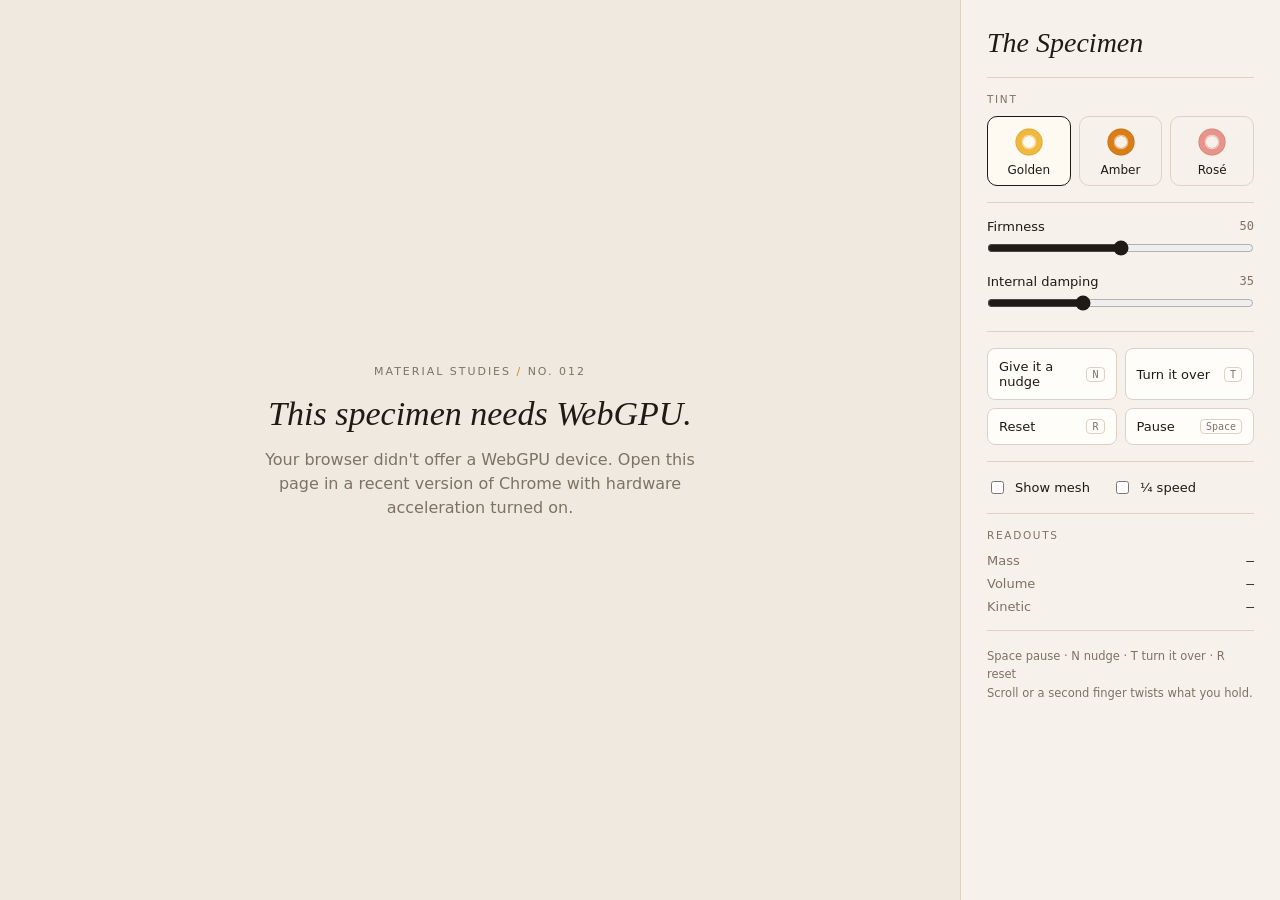
<file: 2026-10-15-pineapple-cost-across-router-commits/pineapple-4/pineapple-4.html>
<!doctype html>
<html lang="en">
<head>
<meta charset="utf-8">
<meta name="viewport" content="width=device-width, initial-scale=1, viewport-fit=cover">
<title>Pineapple / Jelly. — Material Studies No. 012</title>
<style>/* Editorial "Material Studies" layout: full-bleed stage with the masthead, specimen panel on the right;
   stacked on narrow screens with no horizontal scroll. */
:root {
  --paper: #efe9df;
  --panel: #f6f2eb;
  --ink: #1f1a14;
  --muted: #7d7265;
  --line: #dcd2c3;
  --accent: #c8891c;
  --serif: "Iowan Old Style", "Palatino Linotype", Palatino, "Book Antiqua", Georgia, serif;
  --sans: ui-sans-serif, system-ui, -apple-system, "Segoe UI", Roboto, sans-serif;
  --mono: ui-monospace, "SF Mono", Menlo, Consolas, monospace;
}
* { box-sizing: border-box; }
html, body { margin: 0; height: 100%; background: var(--paper); color: var(--ink); font-family: var(--sans); -webkit-font-smoothing: antialiased; }
body { overflow: hidden; }

.app { display: grid; grid-template-columns: minmax(0, 1fr) 320px; height: 100vh; height: 100dvh; }
.stage { position: relative; min-width: 0; overflow: hidden; }
#gl { position: absolute; inset: 0; width: 100%; height: 100%; display: block; touch-action: none; cursor: grab; }
#gl.grabbing { cursor: grabbing; }

.masthead { position: absolute; top: 28px; left: 32px; max-width: calc(100% - 64px); pointer-events: none; }
.kicker { margin: 0 0 14px; font: 500 11px/1 var(--sans); letter-spacing: .18em; text-transform: uppercase; color: var(--muted); }
.kicker span { color: var(--accent); }
.title { margin: 0; font: italic 400 clamp(40px, 6vw, 78px)/.92 var(--serif); letter-spacing: -.01em; }
.title .slash { color: var(--accent); }
.hint { margin: 16px 0 0; font: italic 400 17px/1.4 var(--serif); color: var(--muted); }
.paused-tag { position: absolute; left: 32px; bottom: 24px; margin: 0; font: 500 11px/1 var(--sans); letter-spacing: .18em; text-transform: uppercase; color: var(--muted); }

.fallback { position: absolute; inset: 0; display: grid; place-items: center; padding: 32px; background: var(--paper); text-align: center; }
.fallback[hidden] { display: none; }
.fallback > div { max-width: 460px; }
.fallback h2 { margin: 0 0 12px; font: italic 400 34px/1.1 var(--serif); }
.fallback p { color: var(--muted); line-height: 1.5; }
.no-webgpu .masthead, .no-webgpu #gl { display: none; }

.panel { overflow-y: auto; padding: 28px 26px; border-left: 1px solid var(--line); background: var(--panel); }
.panel h2 { margin: 0 0 18px; font: italic 400 28px/1.1 var(--serif); }
.panel section { padding: 16px 0; border-top: 1px solid var(--line); }
.panel h3 { margin: 0 0 12px; font: 500 10.5px/1 var(--sans); letter-spacing: .16em; text-transform: uppercase; color: var(--muted); }

.swatches { display: flex; gap: 8px; }
.swatch { flex: 1; min-width: 0; display: flex; flex-direction: column; align-items: center; gap: 6px; padding: 10px 4px 8px;
  border: 1px solid var(--line); border-radius: 10px; background: transparent; color: var(--ink); font: 12px var(--sans); cursor: pointer; }
.swatch svg { width: 30px; height: 30px; }
.swatch[aria-pressed="true"] { border-color: var(--ink); background: #fffaf1; }
.swatch:focus-visible, .act:focus-visible { outline: 2px solid var(--accent); outline-offset: 2px; }

.slider + .slider { margin-top: 14px; }
.slider label { display: flex; justify-content: space-between; margin-bottom: 6px; font-size: 13px; }
.slider output { font: 12px var(--mono); color: var(--muted); }
input[type="range"] { width: 100%; margin: 0; accent-color: var(--ink); }

.actions { display: grid; grid-template-columns: 1fr 1fr; gap: 8px; }
.act { display: flex; justify-content: space-between; align-items: center; gap: 6px; padding: 10px 11px;
  border: 1px solid var(--line); border-radius: 8px; background: #fffdf9; color: var(--ink); font: 13px var(--sans); text-align: left; cursor: pointer; }
.act:hover { border-color: var(--muted); }
.act[aria-pressed="true"] { background: var(--ink); color: var(--paper); }
kbd { padding: 1px 5px; border: 1px solid var(--line); border-radius: 4px; font: 10px var(--mono); color: var(--muted); white-space: nowrap; }
.act[aria-pressed="true"] kbd { border-color: #ffffff40; color: #ffffffb0; }

.toggles { display: flex; flex-wrap: wrap; gap: 10px 22px; }
.toggles label { display: flex; align-items: center; gap: 8px; font-size: 13px; cursor: pointer; }
.toggles input { accent-color: var(--ink); }

.readouts dl { display: grid; grid-template-columns: 1fr auto; row-gap: 8px; margin: 0; }
.readouts dt { font-size: 13px; color: var(--muted); }
.readouts dd { margin: 0; font: 13px var(--mono); text-align: right; font-variant-numeric: tabular-nums; }

.keys { padding-top: 16px; border-top: 1px solid var(--line); font-size: 11.5px; line-height: 1.6; color: var(--muted); }

@media (max-width: 760px) {
  body { overflow-x: hidden; overflow-y: auto; }
  .app { display: block; height: auto; }
  .stage { height: 64vh; height: 64svh; min-height: 340px; }
  .masthead { top: 18px; left: 18px; max-width: calc(100% - 36px); }
  .title { font-size: clamp(34px, 11vw, 52px); }
  .hint { font-size: 15px; margin-top: 10px; }
  .panel { overflow: visible; padding: 22px 18px 32px; border-left: 0; border-top: 1px solid var(--line); }
}
</style>
</head>
<body>
<div class="app">
  <main class="stage">
    <canvas id="gl" aria-label="Soft-body pineapple jelly ring. Drag it to stretch, flip and wobble it."></canvas>
    <header class="masthead">
      <p class="kicker">Material Studies <span>/</span> No. 012</p>
      <h1 class="title">Pineapple <span class="slash">/</span><br>Jelly.</h1>
      <p class="hint">Grab either edge. Pull. Let go.</p>
    </header>
    <p class="paused-tag" id="paused-tag" hidden>Paused</p>
    <div class="fallback" id="fallback" hidden>
      <div>
        <p class="kicker">Material Studies <span>/</span> No. 012</p>
        <h2>This specimen needs WebGPU.</h2>
        <p>Your browser didn't offer a WebGPU device. Open this page in a recent version of Chrome with hardware acceleration turned on.</p>
      </div>
    </div>
  </main>

  <aside class="panel" aria-label="The Specimen">
    <h2>The Specimen</h2>

    <section>
      <h3>Tint</h3>
      <div class="swatches">
        <button class="swatch" data-tint="golden" aria-pressed="true" style="--tint:#f0b93e">
          <svg viewBox="0 0 32 32" aria-hidden="true"><circle cx="16" cy="16" r="10.5" fill="none" stroke="var(--tint)" stroke-width="8"/><circle cx="16" cy="16" r="7.2" fill="none" stroke="#fff" stroke-opacity=".55" stroke-width="1.2"/><circle cx="16" cy="16" r="14.2" fill="none" stroke="#000" stroke-opacity=".12" stroke-width=".8"/></svg>
          Golden
        </button>
        <button class="swatch" data-tint="amber" aria-pressed="false" style="--tint:#d97d17">
          <svg viewBox="0 0 32 32" aria-hidden="true"><circle cx="16" cy="16" r="10.5" fill="none" stroke="var(--tint)" stroke-width="8"/><circle cx="16" cy="16" r="7.2" fill="none" stroke="#fff" stroke-opacity=".55" stroke-width="1.2"/><circle cx="16" cy="16" r="14.2" fill="none" stroke="#000" stroke-opacity=".12" stroke-width=".8"/></svg>
          Amber
        </button>
        <button class="swatch" data-tint="rose" aria-pressed="false" style="--tint:#e8948a">
          <svg viewBox="0 0 32 32" aria-hidden="true"><circle cx="16" cy="16" r="10.5" fill="none" stroke="var(--tint)" stroke-width="8"/><circle cx="16" cy="16" r="7.2" fill="none" stroke="#fff" stroke-opacity=".55" stroke-width="1.2"/><circle cx="16" cy="16" r="14.2" fill="none" stroke="#000" stroke-opacity=".12" stroke-width=".8"/></svg>
          Rosé
        </button>
      </div>
    </section>

    <section class="sliders">
      <div class="slider">
        <label for="sl-firmness"><span>Firmness</span><output id="val-firmness">50</output></label>
        <input type="range" id="sl-firmness" min="0" max="100" value="50">
      </div>
      <div class="slider">
        <label for="sl-damping"><span>Internal damping</span><output id="val-damping">35</output></label>
        <input type="range" id="sl-damping" min="0" max="100" value="35">
      </div>
    </section>

    <section class="actions">
      <button class="act" id="btn-nudge">Give it a nudge <kbd>N</kbd></button>
      <button class="act" id="btn-turn">Turn it over <kbd>T</kbd></button>
      <button class="act" id="btn-reset">Reset <kbd>R</kbd></button>
      <button class="act" id="btn-pause" aria-pressed="false"><span id="pause-label">Pause</span> <kbd>Space</kbd></button>
    </section>

    <section class="toggles">
      <label><input type="checkbox" id="tg-mesh"> Show mesh</label>
      <label><input type="checkbox" id="tg-slow"> ¼ speed</label>
    </section>

    <section class="readouts">
      <h3>Readouts</h3>
      <dl>
        <dt>Mass</dt><dd id="ro-mass">—</dd>
        <dt>Volume</dt><dd id="ro-volume">—</dd>
        <dt>Kinetic</dt><dd id="ro-kinetic">—</dd>
      </dl>
    </section>

    <footer class="keys">Space pause · N nudge · T turn it over · R reset<br>Scroll or a second finger twists what you hold.</footer>
  </aside>
</div>
<script>(() => {
'use strict';
const SHADERS = {"back": "// Jelly back faces: camera distance to the nearest exit surface, for view-ray thickness.\n// Shared declarations: the frame uniform (mirrors Renderer.frame), hashes and noise,\n// the studio environment with its softboxes, and a GGX highlight.\nconst PI = 3.14159265;\n\nstruct Frame {\n  viewProj: mat4x4f,\n  lightViewProj: mat4x4f,\n  heightViewProj: mat4x4f,\n  camPos: vec4f,\n  lightDir: vec4f,     // direction to the key light\n  tintAbs: vec4f,      // absorption per unit length\n  tintScatter: vec4f,  // rgb: scatter albedo, w: exposure\n  bodyRot0: vec4f,     // world-from-rest rotation columns\n  bodyRot1: vec4f,\n  bodyRot2: vec4f,\n  bodyCom: vec4f,\n  restCom: vec4f,\n  screen: vec4f,\n  params: vec4f,       // x: show mesh, y: normal sign, z: grid columns, w: grid rows\n  keyColor: vec4f,\n};\n\nfn hash12(p: vec2f) -> f32 {\n  var p3 = fract(vec3f(p.x, p.y, p.x) * 0.1031);\n  p3 += dot(p3, p3.yzx + 33.33);\n  return fract((p3.x + p3.y) * p3.z);\n}\n\nfn hash22(p: vec2f) -> vec2f {\n  var p3 = fract(vec3f(p.x, p.y, p.x) * vec3f(0.1031, 0.1030, 0.0973));\n  p3 += dot(p3, p3.yzx + 33.33);\n  return fract((p3.xx + p3.yz) * p3.zy);\n}\n\nfn hash13(q: vec3f) -> f32 {\n  var p3 = fract(q * 0.1031);\n  p3 += dot(p3, p3.zyx + 31.32);\n  return fract((p3.x + p3.y) * p3.z);\n}\n\nfn vnoise3(p: vec3f) -> f32 {\n  let i = floor(p);\n  let fr = fract(p);\n  let u = fr * fr * (3.0 - 2.0 * fr);\n  let n000 = hash13(i);\n  let n100 = hash13(i + vec3f(1.0, 0.0, 0.0));\n  let n010 = hash13(i + vec3f(0.0, 1.0, 0.0));\n  let n110 = hash13(i + vec3f(1.0, 1.0, 0.0));\n  let n001 = hash13(i + vec3f(0.0, 0.0, 1.0));\n  let n101 = hash13(i + vec3f(1.0, 0.0, 1.0));\n  let n011 = hash13(i + vec3f(0.0, 1.0, 1.0));\n  let n111 = hash13(i + vec3f(1.0, 1.0, 1.0));\n  return mix(mix(mix(n000, n100, u.x), mix(n010, n110, u.x), u.y),\n             mix(mix(n001, n101, u.x), mix(n011, n111, u.x), u.y), u.z);\n}\n\n// Interleaved gradient noise, for rotating sample kernels and dithering.\nfn ign(px: vec2f) -> f32 {\n  return fract(52.9829189 * fract(dot(px, vec2f(0.06711056, 0.00583715))));\n}\n\n// A rectangular softbox seen in direction d, centred on c with angular half-size `size`.\nfn softbox(d: vec3f, c: vec3f, size: vec2f) -> f32 {\n  let t = dot(d, c);\n  let ux = normalize(cross(vec3f(0.0, 1.0, 0.0), c));\n  let uy = cross(c, ux);\n  let p = d / max(t, 1e-3);\n  let q = abs(vec2f(dot(p, ux), dot(p, uy))) / size;\n  let m = (1.0 - smoothstep(0.8, 1.0, q.x)) * (1.0 - smoothstep(0.8, 1.0, q.y));\n  return select(0.0, m, t > 0.05);\n}\n\n// Photo-studio cyclorama: warm floor bounce, pale sweep, dim ceiling, key/fill/strip softboxes.\nfn envStudio(d: vec3f, L: vec3f) -> vec3f {\n  var c = mix(vec3f(0.26, 0.25, 0.235), vec3f(0.60, 0.59, 0.565), smoothstep(-0.3, 0.3, d.y));\n  c = mix(c, vec3f(0.40, 0.39, 0.37), smoothstep(0.55, 1.0, d.y));\n  c += vec3f(7.0, 6.8, 6.4) * softbox(d, L, vec2f(0.5, 0.36));\n  c += vec3f(2.6, 2.65, 2.8) * softbox(d, vec3f(0.7071, 0.4243, 0.5657), vec2f(0.22, 0.55));\n  c += vec3f(3.0, 2.95, 2.85) * softbox(d, vec3f(-0.2075, 0.5707, 0.7944), vec2f(0.65, 0.1));\n  return c;\n}\n\nfn ggx(N: vec3f, V: vec3f, L: vec3f, rough: f32) -> f32 {\n  let H = normalize(V + L);\n  let NoL = max(dot(N, L), 0.0);\n  let NoV = max(dot(N, V), 1e-3);\n  let NoH = max(dot(N, H), 0.0);\n  let a = rough * rough;\n  let a2 = a * a;\n  let dd = NoH * NoH * (a2 - 1.0) + 1.0;\n  let D = a2 / (PI * dd * dd);\n  let k = a * 0.5;\n  let G = (NoL / (NoL * (1.0 - k) + k)) * (NoV / (NoV * (1.0 - k) + k));\n  let Fr = 0.03 + 0.97 * pow(1.0 - max(dot(V, H), 0.0), 5.0);\n  return D * G * Fr / (4.0 * NoV);\n}\n\n@group(0) @binding(0) var<uniform> F: Frame;\n@group(0) @binding(1) var<storage, read> skinPos: array<vec4f>;\n\nstruct VOut {\n  @builtin(position) pos: vec4f,\n  @location(0) wp: vec3f,\n};\n\n@vertex\nfn vs(@builtin(vertex_index) vi: u32) -> VOut {\n  var o: VOut;\n  o.wp = skinPos[vi].xyz;\n  o.pos = F.viewProj * vec4f(o.wp, 1.0);\n  return o;\n}\n\n@fragment\nfn fs(v: VOut) -> @location(0) vec4f {\n  return vec4f(length(v.wp - F.camPos.xyz), 0.0, 0.0, 1.0);\n}\n", "blit": "// Copies the resolved scene into the jelly pass target as its background.\n@group(0) @binding(0) var src: texture_2d<f32>;\n\n@vertex\nfn vs(@builtin(vertex_index) i: u32) -> @builtin(position) vec4f {\n  let p = vec2f(f32((i << 1u) & 2u), f32(i & 2u));\n  return vec4f(p * 2.0 - 1.0, 0.0, 1.0);\n}\n\n@fragment\nfn fs(@builtin(position) p: vec4f) -> @location(0) vec4f {\n  return textureLoad(src, vec2i(p.xy), 0);\n}\n", "cells": "// Juice cells (pale elongated sacs) and air bubbles, instanced ellipsoids whose axes come from\n// points embedded in the flesh. Drawn into the scene so the jelly refracts and absorbs them.\n// Shared declarations: the frame uniform (mirrors Renderer.frame), hashes and noise,\n// the studio environment with its softboxes, and a GGX highlight.\nconst PI = 3.14159265;\n\nstruct Frame {\n  viewProj: mat4x4f,\n  lightViewProj: mat4x4f,\n  heightViewProj: mat4x4f,\n  camPos: vec4f,\n  lightDir: vec4f,     // direction to the key light\n  tintAbs: vec4f,      // absorption per unit length\n  tintScatter: vec4f,  // rgb: scatter albedo, w: exposure\n  bodyRot0: vec4f,     // world-from-rest rotation columns\n  bodyRot1: vec4f,\n  bodyRot2: vec4f,\n  bodyCom: vec4f,\n  restCom: vec4f,\n  screen: vec4f,\n  params: vec4f,       // x: show mesh, y: normal sign, z: grid columns, w: grid rows\n  keyColor: vec4f,\n};\n\nfn hash12(p: vec2f) -> f32 {\n  var p3 = fract(vec3f(p.x, p.y, p.x) * 0.1031);\n  p3 += dot(p3, p3.yzx + 33.33);\n  return fract((p3.x + p3.y) * p3.z);\n}\n\nfn hash22(p: vec2f) -> vec2f {\n  var p3 = fract(vec3f(p.x, p.y, p.x) * vec3f(0.1031, 0.1030, 0.0973));\n  p3 += dot(p3, p3.yzx + 33.33);\n  return fract((p3.xx + p3.yz) * p3.zy);\n}\n\nfn hash13(q: vec3f) -> f32 {\n  var p3 = fract(q * 0.1031);\n  p3 += dot(p3, p3.zyx + 31.32);\n  return fract((p3.x + p3.y) * p3.z);\n}\n\nfn vnoise3(p: vec3f) -> f32 {\n  let i = floor(p);\n  let fr = fract(p);\n  let u = fr * fr * (3.0 - 2.0 * fr);\n  let n000 = hash13(i);\n  let n100 = hash13(i + vec3f(1.0, 0.0, 0.0));\n  let n010 = hash13(i + vec3f(0.0, 1.0, 0.0));\n  let n110 = hash13(i + vec3f(1.0, 1.0, 0.0));\n  let n001 = hash13(i + vec3f(0.0, 0.0, 1.0));\n  let n101 = hash13(i + vec3f(1.0, 0.0, 1.0));\n  let n011 = hash13(i + vec3f(0.0, 1.0, 1.0));\n  let n111 = hash13(i + vec3f(1.0, 1.0, 1.0));\n  return mix(mix(mix(n000, n100, u.x), mix(n010, n110, u.x), u.y),\n             mix(mix(n001, n101, u.x), mix(n011, n111, u.x), u.y), u.z);\n}\n\n// Interleaved gradient noise, for rotating sample kernels and dithering.\nfn ign(px: vec2f) -> f32 {\n  return fract(52.9829189 * fract(dot(px, vec2f(0.06711056, 0.00583715))));\n}\n\n// A rectangular softbox seen in direction d, centred on c with angular half-size `size`.\nfn softbox(d: vec3f, c: vec3f, size: vec2f) -> f32 {\n  let t = dot(d, c);\n  let ux = normalize(cross(vec3f(0.0, 1.0, 0.0), c));\n  let uy = cross(c, ux);\n  let p = d / max(t, 1e-3);\n  let q = abs(vec2f(dot(p, ux), dot(p, uy))) / size;\n  let m = (1.0 - smoothstep(0.8, 1.0, q.x)) * (1.0 - smoothstep(0.8, 1.0, q.y));\n  return select(0.0, m, t > 0.05);\n}\n\n// Photo-studio cyclorama: warm floor bounce, pale sweep, dim ceiling, key/fill/strip softboxes.\nfn envStudio(d: vec3f, L: vec3f) -> vec3f {\n  var c = mix(vec3f(0.26, 0.25, 0.235), vec3f(0.60, 0.59, 0.565), smoothstep(-0.3, 0.3, d.y));\n  c = mix(c, vec3f(0.40, 0.39, 0.37), smoothstep(0.55, 1.0, d.y));\n  c += vec3f(7.0, 6.8, 6.4) * softbox(d, L, vec2f(0.5, 0.36));\n  c += vec3f(2.6, 2.65, 2.8) * softbox(d, vec3f(0.7071, 0.4243, 0.5657), vec2f(0.22, 0.55));\n  c += vec3f(3.0, 2.95, 2.85) * softbox(d, vec3f(-0.2075, 0.5707, 0.7944), vec2f(0.65, 0.1));\n  return c;\n}\n\nfn ggx(N: vec3f, V: vec3f, L: vec3f, rough: f32) -> f32 {\n  let H = normalize(V + L);\n  let NoL = max(dot(N, L), 0.0);\n  let NoV = max(dot(N, V), 1e-3);\n  let NoH = max(dot(N, H), 0.0);\n  let a = rough * rough;\n  let a2 = a * a;\n  let dd = NoH * NoH * (a2 - 1.0) + 1.0;\n  let D = a2 / (PI * dd * dd);\n  let k = a * 0.5;\n  let G = (NoL / (NoL * (1.0 - k) + k)) * (NoV / (NoV * (1.0 - k) + k));\n  let Fr = 0.03 + 0.97 * pow(1.0 - max(dot(V, H), 0.0), 5.0);\n  return D * G * Fr / (4.0 * NoV);\n}\n\nstruct Inst { ax: vec4f, ay: vec4f, az: vec4f, c: vec4f }; // c.w: 0 cell, 1 bubble\n\n@group(0) @binding(0) var<uniform> F: Frame;\n@group(0) @binding(1) var<storage, read> inst: array<Inst>;\n\nstruct VOut {\n  @builtin(position) pos: vec4f,\n  @location(0) wp: vec3f,\n  @location(1) n: vec3f,\n  @location(2) @interpolate(flat) kind: f32,\n};\n\n@vertex\nfn vs(@location(0) p: vec3f, @builtin(instance_index) ii: u32) -> VOut {\n  let I = inst[ii];\n  let wp = I.c.xyz + I.ax.xyz * p.x + I.ay.xyz * p.y + I.az.xyz * p.z;\n  let n = I.ax.xyz * (p.x / max(dot(I.ax.xyz, I.ax.xyz), 1e-8))\n        + I.ay.xyz * (p.y / max(dot(I.ay.xyz, I.ay.xyz), 1e-8))\n        + I.az.xyz * (p.z / max(dot(I.az.xyz, I.az.xyz), 1e-8));\n  var o: VOut;\n  o.pos = F.viewProj * vec4f(wp, 1.0);\n  o.wp = wp;\n  o.n = n;\n  o.kind = I.c.w;\n  return o;\n}\n\n@fragment\nfn fs(v: VOut) -> @location(0) vec4f {\n  let N = normalize(v.n);\n  let V = normalize(F.camPos.xyz - v.wp);\n  let NoV = abs(dot(N, V));\n  let L = F.lightDir.xyz;\n  if (v.kind < 0.5) {\n    let wr = dot(N, L) * 0.5 + 0.5;\n    let c = vec3f(1.0, 0.95, 0.78) * (0.55 + 0.35 * wr + 0.5 * pow(1.0 - NoV, 2.0));\n    return vec4f(c * 1.15, 1.0);\n  }\n  // bubble: bright lens, dark meniscus, sharp highlight\n  let rim = pow(1.0 - NoV, 1.6);\n  var c = mix(vec3f(1.25, 1.2, 1.05), vec3f(0.18, 0.15, 0.1), rim);\n  c += envStudio(reflect(-V, N), L) * (0.04 + 0.6 * rim) + vec3f(6.0) * ggx(N, V, L, 0.06);\n  return vec4f(c, 1.0);\n}\n", "depth": "// Depth-only jelly surface for the shadow map and the height map (one view-projection per pass).\nstruct VP { m: mat4x4f };\n\n@group(0) @binding(0) var<uniform> vp: VP;\n@group(0) @binding(1) var<storage, read> skinPos: array<vec4f>;\n\n@vertex\nfn vs(@builtin(vertex_index) vi: u32) -> @builtin(position) vec4f {\n  return vp.m * vec4f(skinPos[vi].xyz, 1.0);\n}\n", "jelly": "// The jelly: bump from fibres and eyes, view-ray thickness from the back-face pass, per-tap\n// Beer\u2013Lambert absorption and milky in-scatter along the refracted ray (denser in core and fibres),\n// refraction of the scene behind, back-lit glow at thin edges, Fresnel studio reflection, GGX.\n// Shared declarations: the frame uniform (mirrors Renderer.frame), hashes and noise,\n// the studio environment with its softboxes, and a GGX highlight.\nconst PI = 3.14159265;\n\nstruct Frame {\n  viewProj: mat4x4f,\n  lightViewProj: mat4x4f,\n  heightViewProj: mat4x4f,\n  camPos: vec4f,\n  lightDir: vec4f,     // direction to the key light\n  tintAbs: vec4f,      // absorption per unit length\n  tintScatter: vec4f,  // rgb: scatter albedo, w: exposure\n  bodyRot0: vec4f,     // world-from-rest rotation columns\n  bodyRot1: vec4f,\n  bodyRot2: vec4f,\n  bodyCom: vec4f,\n  restCom: vec4f,\n  screen: vec4f,\n  params: vec4f,       // x: show mesh, y: normal sign, z: grid columns, w: grid rows\n  keyColor: vec4f,\n};\n\nfn hash12(p: vec2f) -> f32 {\n  var p3 = fract(vec3f(p.x, p.y, p.x) * 0.1031);\n  p3 += dot(p3, p3.yzx + 33.33);\n  return fract((p3.x + p3.y) * p3.z);\n}\n\nfn hash22(p: vec2f) -> vec2f {\n  var p3 = fract(vec3f(p.x, p.y, p.x) * vec3f(0.1031, 0.1030, 0.0973));\n  p3 += dot(p3, p3.yzx + 33.33);\n  return fract((p3.xx + p3.yz) * p3.zy);\n}\n\nfn hash13(q: vec3f) -> f32 {\n  var p3 = fract(q * 0.1031);\n  p3 += dot(p3, p3.zyx + 31.32);\n  return fract((p3.x + p3.y) * p3.z);\n}\n\nfn vnoise3(p: vec3f) -> f32 {\n  let i = floor(p);\n  let fr = fract(p);\n  let u = fr * fr * (3.0 - 2.0 * fr);\n  let n000 = hash13(i);\n  let n100 = hash13(i + vec3f(1.0, 0.0, 0.0));\n  let n010 = hash13(i + vec3f(0.0, 1.0, 0.0));\n  let n110 = hash13(i + vec3f(1.0, 1.0, 0.0));\n  let n001 = hash13(i + vec3f(0.0, 0.0, 1.0));\n  let n101 = hash13(i + vec3f(1.0, 0.0, 1.0));\n  let n011 = hash13(i + vec3f(0.0, 1.0, 1.0));\n  let n111 = hash13(i + vec3f(1.0, 1.0, 1.0));\n  return mix(mix(mix(n000, n100, u.x), mix(n010, n110, u.x), u.y),\n             mix(mix(n001, n101, u.x), mix(n011, n111, u.x), u.y), u.z);\n}\n\n// Interleaved gradient noise, for rotating sample kernels and dithering.\nfn ign(px: vec2f) -> f32 {\n  return fract(52.9829189 * fract(dot(px, vec2f(0.06711056, 0.00583715))));\n}\n\n// A rectangular softbox seen in direction d, centred on c with angular half-size `size`.\nfn softbox(d: vec3f, c: vec3f, size: vec2f) -> f32 {\n  let t = dot(d, c);\n  let ux = normalize(cross(vec3f(0.0, 1.0, 0.0), c));\n  let uy = cross(c, ux);\n  let p = d / max(t, 1e-3);\n  let q = abs(vec2f(dot(p, ux), dot(p, uy))) / size;\n  let m = (1.0 - smoothstep(0.8, 1.0, q.x)) * (1.0 - smoothstep(0.8, 1.0, q.y));\n  return select(0.0, m, t > 0.05);\n}\n\n// Photo-studio cyclorama: warm floor bounce, pale sweep, dim ceiling, key/fill/strip softboxes.\nfn envStudio(d: vec3f, L: vec3f) -> vec3f {\n  var c = mix(vec3f(0.26, 0.25, 0.235), vec3f(0.60, 0.59, 0.565), smoothstep(-0.3, 0.3, d.y));\n  c = mix(c, vec3f(0.40, 0.39, 0.37), smoothstep(0.55, 1.0, d.y));\n  c += vec3f(7.0, 6.8, 6.4) * softbox(d, L, vec2f(0.5, 0.36));\n  c += vec3f(2.6, 2.65, 2.8) * softbox(d, vec3f(0.7071, 0.4243, 0.5657), vec2f(0.22, 0.55));\n  c += vec3f(3.0, 2.95, 2.85) * softbox(d, vec3f(-0.2075, 0.5707, 0.7944), vec2f(0.65, 0.1));\n  return c;\n}\n\nfn ggx(N: vec3f, V: vec3f, L: vec3f, rough: f32) -> f32 {\n  let H = normalize(V + L);\n  let NoL = max(dot(N, L), 0.0);\n  let NoV = max(dot(N, V), 1e-3);\n  let NoH = max(dot(N, H), 0.0);\n  let a = rough * rough;\n  let a2 = a * a;\n  let dd = NoH * NoH * (a2 - 1.0) + 1.0;\n  let D = a2 / (PI * dd * dd);\n  let k = a * 0.5;\n  let G = (NoL / (NoL * (1.0 - k) + k)) * (NoV / (NoV * (1.0 - k) + k));\n  let Fr = 0.03 + 0.97 * pow(1.0 - max(dot(V, H), 0.0), 5.0);\n  return D * G * Fr / (4.0 * NoV);\n}\n\n// Pineapple anatomy from rest-space position (so it deforms with the body; y is ignored, so both\n// faces match): paler denser core, deeper rim, radial fibres and fine threads, the \"eyes\" band.\nstruct Zones {\n  u: f32,      // 0 at the hole wall, 1 at the rim\n  core: f32,\n  rim: f32,\n  eyes: f32,\n  walls: f32,  // fibrous walls between eye pockets\n  fib: f32,\n  fine: f32,\n};\n\nfn outerR(th: f32) -> f32 {\n  let s = abs(sin(7.0 * th));\n  let e = 0.03;\n  let se = sqrt(e);\n  let hump = (sqrt(s * s + e) - se) / (sqrt(1.0 + e) - se);\n  return 1.36 - 0.05 * (1.0 - hump);\n}\n\n// `count` radial streaks around the ring (periodic in a), each with its own width, length and strength.\nfn streaks(a: f32, count: f32, warp: f32, u: f32, width: f32, seed: f32) -> f32 {\n  let fa = a * count + warp;\n  let sid = floor(fa);\n  let idw = sid - count * floor(sid / count);\n  let h1 = hash12(vec2f(idw, seed));\n  let h2 = hash12(vec2f(idw, seed + 17.0));\n  let dist = abs(fract(fa) - 0.5 - (h1 - 0.5) * 0.4);\n  let w = width * (0.5 + h2);\n  let ln = exp(-(dist * dist) / (w * w));\n  let u0 = 0.12 + 0.25 * h2;\n  let u1 = 0.78 + 0.22 * h1;\n  let along = smoothstep(u0, u0 + 0.1, u) * (1.0 - smoothstep(u1 - 0.1, u1, u));\n  return ln * along * (0.35 + 0.65 * h1);\n}\n\n// Worley F1/F2 with x periodic over `period` cells.\nfn worleyP(q: vec2f, period: f32) -> vec2f {\n  let i = floor(q);\n  let fr = fract(q);\n  var d1 = 8.0;\n  var d2 = 8.0;\n  for (var y = -1; y <= 1; y++) {\n    for (var x = -1; x <= 1; x++) {\n      let g = vec2f(f32(x), f32(y));\n      var c = i + g;\n      c.x = c.x - period * floor(c.x / period);\n      let o = hash22(c) * 0.8 + 0.1;\n      let dd = length(g + o - fr);\n      if (dd < d1) { d2 = d1; d1 = dd; } else if (dd < d2) { d2 = dd; }\n    }\n  }\n  return vec2f(d1, d2);\n}\n\nfn zones(p: vec3f) -> Zones {\n  var z: Zones;\n  let r = length(p.xz);\n  let th = atan2(p.z, p.x);\n  let cs = vec2f(cos(th), sin(th));\n  z.u = clamp((r - 0.5) / (outerR(th) - 0.5), 0.0, 1.0);\n  let n1 = vnoise3(vec3f(cs * 3.0, r * 2.0));\n  let n2 = vnoise3(vec3f(cs * 11.0, r * 5.0 + 3.1));\n  let a = th * 0.15915494 + 0.5;\n  z.core = 1.0 - smoothstep(0.08, 0.26, z.u + (n1 - 0.5) * 0.08);\n  z.rim = smoothstep(0.86, 0.99, z.u);\n  z.fib = streaks(a, 96.0, (n1 - 0.5) * 1.2, z.u, 0.11, 1.0);\n  z.fine = streaks(a, 288.0, (n2 - 0.5) * 2.0, z.u, 0.14, 7.0) * (0.6 + 0.4 * n2);\n  z.eyes = smoothstep(0.64, 0.72, z.u) * (1.0 - smoothstep(0.88, 0.94, z.u));\n  let wl = worleyP(vec2f(a * 72.0, r / 0.085), 72.0);\n  z.walls = 1.0 - smoothstep(0.02, 0.2, wl.y - wl.x);\n  return z;\n}\n\nfn density(z: Zones) -> f32 {\n  return 1.0 + 1.5 * z.core + 0.5 * z.rim + 0.9 * z.fib + 0.5 * z.fine + z.eyes * (0.3 + 1.1 * z.walls);\n}\n\nfn milkiness(z: Zones) -> f32 {\n  return max(0.10 + 1.1 * z.core + 0.8 * z.fib + 0.35 * z.fine + z.eyes * (0.25 + 0.9 * z.walls) - 0.06 * z.rim, 0.0);\n}\n\nfn surfaceHeight(z: Zones) -> f32 {\n  return 0.8 * z.fib + 0.4 * z.fine + z.eyes * (z.walls - 0.3);\n}\n\n@group(0) @binding(0) var<uniform> F: Frame;\n@group(0) @binding(1) var<storage, read> skinPos: array<vec4f>;\n@group(0) @binding(2) var<storage, read> skinNrm: array<vec4f>;\n@group(0) @binding(3) var<storage, read> restPos: array<vec4f>;\n@group(0) @binding(4) var sceneTex: texture_2d<f32>;\n@group(0) @binding(5) var backTex: texture_2d<f32>;\n@group(0) @binding(6) var linSamp: sampler;\n\nconst FILL_DIR = vec3f(0.7071, 0.4243, 0.5657);\nconst FILL_COL = vec3f(1.6, 1.62, 1.7);\nconst TAPS = 6;\n\nstruct VOut {\n  @builtin(position) pos: vec4f,\n  @location(0) wp: vec3f,\n  @location(1) n: vec3f,\n  @location(2) rest: vec3f,\n};\n\n@vertex\nfn vs(@builtin(vertex_index) vi: u32) -> VOut {\n  var o: VOut;\n  o.wp = skinPos[vi].xyz;\n  o.pos = F.viewProj * vec4f(o.wp, 1.0);\n  o.n = skinNrm[vi].xyz;\n  o.rest = restPos[vi].xyz;\n  return o;\n}\n\n@fragment\nfn fs(v: VOut) -> @location(0) vec4f {\n  let P = v.wp;\n  let z0 = zones(v.rest);\n  let hgt = surfaceHeight(z0);\n  let dPx = dpdx(P);\n  let dPy = dpdy(P);\n  let dHx = dpdx(hgt);\n  let dHy = dpdy(hgt);\n\n  let V = normalize(F.camPos.xyz - P);\n  var N = normalize(v.n);\n  N = select(N, -N, dot(N, V) < 0.0);\n  // surface-gradient bump mapping\n  let r1 = cross(dPy, N);\n  let r2 = cross(N, dPx);\n  let det = dot(dPx, r1);\n  let grad = sign(det) * (dHx * r1 + dHy * r2) * 0.003;\n  N = normalize(abs(det) * N - grad + N * 1e-12);\n  let NoV = clamp(dot(N, V), 1e-3, 1.0);\n\n  // thickness along the view ray\n  let backD = textureLoad(backTex, vec2i(v.pos.xy), 0).r;\n  let frontD = length(P - F.camPos.xyz);\n  var thick = select(0.03, backD - frontD, backD > 0.0 && backD > frontD);\n  thick = clamp(thick, 0.008, 1.8);\n\n  // march the refracted ray in rest space (the body's overall rotation maps directions back)\n  let Lk = F.lightDir.xyz;\n  let backLit = pow(clamp(dot(-V, Lk), 0.0, 1.0), 3.0);\n  let Lin = vec3f(0.5, 0.49, 0.47) + F.keyColor.rgb * (0.1 + 0.55 * backLit);\n  let Dr = refract(-V, N, 0.7246);\n  let Rm = mat3x3f(F.bodyRot0.xyz, F.bodyRot1.xyz, F.bodyRot2.xyz);\n  let Drest = transpose(Rm) * Dr;\n  let ds = thick / f32(TAPS);\n  var tau = vec3f(0.0);\n  var scat = vec3f(0.0);\n  for (var k = 0; k < TAPS; k++) {\n    let zt = zones(v.rest + Drest * ((f32(k) + 0.5) * ds));\n    let sigA = F.tintAbs.rgb * density(zt);\n    let sigS = milkiness(zt) * 2.4;\n    scat += exp(-tau) * (1.0 - exp(-sigS * ds)) * Lin;\n    tau += sigA * ds + vec3f(sigS * 0.3 * ds);\n  }\n  scat *= F.tintScatter.rgb;\n\n  // the scene behind, seen through the exit point\n  let exitP = P + Dr * (thick + 0.25);\n  let cp = F.viewProj * vec4f(exitP, 1.0);\n  let uv = clamp(cp.xy / cp.w * vec2f(0.5, -0.5) + 0.5, vec2f(0.001), vec2f(0.999));\n  let bg = textureSampleLevel(sceneTex, linSamp, uv, 0.0).rgb;\n  var col = bg * exp(-tau) + scat;\n\n  // thin edges glow when the key light is behind them\n  let thin = exp(-thick * 6.0);\n  col += F.tintScatter.rgb * F.keyColor.rgb * thin * (0.08 + 0.9 * backLit);\n\n  let fres = 0.03 + 0.97 * pow(1.0 - NoV, 5.0);\n  col = mix(col, envStudio(reflect(-V, N), Lk), fres);\n  col += F.keyColor.rgb * ggx(N, V, Lk, 0.14) + FILL_COL * ggx(N, V, FILL_DIR, 0.2);\n  return vec4f(col, 1.0);\n}\n", "normals": "// Smooth normals of the skinned surface from central differences on its periodic (angle \u00d7 profile) grid.\n// Shared declarations: the frame uniform (mirrors Renderer.frame), hashes and noise,\n// the studio environment with its softboxes, and a GGX highlight.\nconst PI = 3.14159265;\n\nstruct Frame {\n  viewProj: mat4x4f,\n  lightViewProj: mat4x4f,\n  heightViewProj: mat4x4f,\n  camPos: vec4f,\n  lightDir: vec4f,     // direction to the key light\n  tintAbs: vec4f,      // absorption per unit length\n  tintScatter: vec4f,  // rgb: scatter albedo, w: exposure\n  bodyRot0: vec4f,     // world-from-rest rotation columns\n  bodyRot1: vec4f,\n  bodyRot2: vec4f,\n  bodyCom: vec4f,\n  restCom: vec4f,\n  screen: vec4f,\n  params: vec4f,       // x: show mesh, y: normal sign, z: grid columns, w: grid rows\n  keyColor: vec4f,\n};\n\nfn hash12(p: vec2f) -> f32 {\n  var p3 = fract(vec3f(p.x, p.y, p.x) * 0.1031);\n  p3 += dot(p3, p3.yzx + 33.33);\n  return fract((p3.x + p3.y) * p3.z);\n}\n\nfn hash22(p: vec2f) -> vec2f {\n  var p3 = fract(vec3f(p.x, p.y, p.x) * vec3f(0.1031, 0.1030, 0.0973));\n  p3 += dot(p3, p3.yzx + 33.33);\n  return fract((p3.xx + p3.yz) * p3.zy);\n}\n\nfn hash13(q: vec3f) -> f32 {\n  var p3 = fract(q * 0.1031);\n  p3 += dot(p3, p3.zyx + 31.32);\n  return fract((p3.x + p3.y) * p3.z);\n}\n\nfn vnoise3(p: vec3f) -> f32 {\n  let i = floor(p);\n  let fr = fract(p);\n  let u = fr * fr * (3.0 - 2.0 * fr);\n  let n000 = hash13(i);\n  let n100 = hash13(i + vec3f(1.0, 0.0, 0.0));\n  let n010 = hash13(i + vec3f(0.0, 1.0, 0.0));\n  let n110 = hash13(i + vec3f(1.0, 1.0, 0.0));\n  let n001 = hash13(i + vec3f(0.0, 0.0, 1.0));\n  let n101 = hash13(i + vec3f(1.0, 0.0, 1.0));\n  let n011 = hash13(i + vec3f(0.0, 1.0, 1.0));\n  let n111 = hash13(i + vec3f(1.0, 1.0, 1.0));\n  return mix(mix(mix(n000, n100, u.x), mix(n010, n110, u.x), u.y),\n             mix(mix(n001, n101, u.x), mix(n011, n111, u.x), u.y), u.z);\n}\n\n// Interleaved gradient noise, for rotating sample kernels and dithering.\nfn ign(px: vec2f) -> f32 {\n  return fract(52.9829189 * fract(dot(px, vec2f(0.06711056, 0.00583715))));\n}\n\n// A rectangular softbox seen in direction d, centred on c with angular half-size `size`.\nfn softbox(d: vec3f, c: vec3f, size: vec2f) -> f32 {\n  let t = dot(d, c);\n  let ux = normalize(cross(vec3f(0.0, 1.0, 0.0), c));\n  let uy = cross(c, ux);\n  let p = d / max(t, 1e-3);\n  let q = abs(vec2f(dot(p, ux), dot(p, uy))) / size;\n  let m = (1.0 - smoothstep(0.8, 1.0, q.x)) * (1.0 - smoothstep(0.8, 1.0, q.y));\n  return select(0.0, m, t > 0.05);\n}\n\n// Photo-studio cyclorama: warm floor bounce, pale sweep, dim ceiling, key/fill/strip softboxes.\nfn envStudio(d: vec3f, L: vec3f) -> vec3f {\n  var c = mix(vec3f(0.26, 0.25, 0.235), vec3f(0.60, 0.59, 0.565), smoothstep(-0.3, 0.3, d.y));\n  c = mix(c, vec3f(0.40, 0.39, 0.37), smoothstep(0.55, 1.0, d.y));\n  c += vec3f(7.0, 6.8, 6.4) * softbox(d, L, vec2f(0.5, 0.36));\n  c += vec3f(2.6, 2.65, 2.8) * softbox(d, vec3f(0.7071, 0.4243, 0.5657), vec2f(0.22, 0.55));\n  c += vec3f(3.0, 2.95, 2.85) * softbox(d, vec3f(-0.2075, 0.5707, 0.7944), vec2f(0.65, 0.1));\n  return c;\n}\n\nfn ggx(N: vec3f, V: vec3f, L: vec3f, rough: f32) -> f32 {\n  let H = normalize(V + L);\n  let NoL = max(dot(N, L), 0.0);\n  let NoV = max(dot(N, V), 1e-3);\n  let NoH = max(dot(N, H), 0.0);\n  let a = rough * rough;\n  let a2 = a * a;\n  let dd = NoH * NoH * (a2 - 1.0) + 1.0;\n  let D = a2 / (PI * dd * dd);\n  let k = a * 0.5;\n  let G = (NoL / (NoL * (1.0 - k) + k)) * (NoV / (NoV * (1.0 - k) + k));\n  let Fr = 0.03 + 0.97 * pow(1.0 - max(dot(V, H), 0.0), 5.0);\n  return D * G * Fr / (4.0 * NoV);\n}\n\n@group(0) @binding(0) var<uniform> F: Frame;\n@group(0) @binding(1) var<storage, read> skinPos: array<vec4f>;\n@group(0) @binding(2) var<storage, read_write> skinNrm: array<vec4f>;\n\n@compute @workgroup_size(64)\nfn normals(@builtin(global_invocation_id) id: vec3u) {\n  let nT = u32(F.params.z);\n  let nP = u32(F.params.w);\n  let i = id.x;\n  if (i >= nT * nP) { return; }\n  let a = i / nP;\n  let b = i % nP;\n  let ap = (a + 1u) % nT;\n  let am = (a + nT - 1u) % nT;\n  let bp = (b + 1u) % nP;\n  let bm = (b + nP - 1u) % nP;\n  let dI = skinPos[ap * nP + b].xyz - skinPos[am * nP + b].xyz;\n  let dJ = skinPos[a * nP + bp].xyz - skinPos[a * nP + bm].xyz;\n  skinNrm[i] = vec4f(normalize(cross(dI, dJ) + vec3f(0.0, 1e-9, 0.0)) * F.params.y, 0.0);\n}\n", "overlay": "// Mesh overlay: the physics surface edges as thin translucent lines.\n// Shared declarations: the frame uniform (mirrors Renderer.frame), hashes and noise,\n// the studio environment with its softboxes, and a GGX highlight.\nconst PI = 3.14159265;\n\nstruct Frame {\n  viewProj: mat4x4f,\n  lightViewProj: mat4x4f,\n  heightViewProj: mat4x4f,\n  camPos: vec4f,\n  lightDir: vec4f,     // direction to the key light\n  tintAbs: vec4f,      // absorption per unit length\n  tintScatter: vec4f,  // rgb: scatter albedo, w: exposure\n  bodyRot0: vec4f,     // world-from-rest rotation columns\n  bodyRot1: vec4f,\n  bodyRot2: vec4f,\n  bodyCom: vec4f,\n  restCom: vec4f,\n  screen: vec4f,\n  params: vec4f,       // x: show mesh, y: normal sign, z: grid columns, w: grid rows\n  keyColor: vec4f,\n};\n\nfn hash12(p: vec2f) -> f32 {\n  var p3 = fract(vec3f(p.x, p.y, p.x) * 0.1031);\n  p3 += dot(p3, p3.yzx + 33.33);\n  return fract((p3.x + p3.y) * p3.z);\n}\n\nfn hash22(p: vec2f) -> vec2f {\n  var p3 = fract(vec3f(p.x, p.y, p.x) * vec3f(0.1031, 0.1030, 0.0973));\n  p3 += dot(p3, p3.yzx + 33.33);\n  return fract((p3.xx + p3.yz) * p3.zy);\n}\n\nfn hash13(q: vec3f) -> f32 {\n  var p3 = fract(q * 0.1031);\n  p3 += dot(p3, p3.zyx + 31.32);\n  return fract((p3.x + p3.y) * p3.z);\n}\n\nfn vnoise3(p: vec3f) -> f32 {\n  let i = floor(p);\n  let fr = fract(p);\n  let u = fr * fr * (3.0 - 2.0 * fr);\n  let n000 = hash13(i);\n  let n100 = hash13(i + vec3f(1.0, 0.0, 0.0));\n  let n010 = hash13(i + vec3f(0.0, 1.0, 0.0));\n  let n110 = hash13(i + vec3f(1.0, 1.0, 0.0));\n  let n001 = hash13(i + vec3f(0.0, 0.0, 1.0));\n  let n101 = hash13(i + vec3f(1.0, 0.0, 1.0));\n  let n011 = hash13(i + vec3f(0.0, 1.0, 1.0));\n  let n111 = hash13(i + vec3f(1.0, 1.0, 1.0));\n  return mix(mix(mix(n000, n100, u.x), mix(n010, n110, u.x), u.y),\n             mix(mix(n001, n101, u.x), mix(n011, n111, u.x), u.y), u.z);\n}\n\n// Interleaved gradient noise, for rotating sample kernels and dithering.\nfn ign(px: vec2f) -> f32 {\n  return fract(52.9829189 * fract(dot(px, vec2f(0.06711056, 0.00583715))));\n}\n\n// A rectangular softbox seen in direction d, centred on c with angular half-size `size`.\nfn softbox(d: vec3f, c: vec3f, size: vec2f) -> f32 {\n  let t = dot(d, c);\n  let ux = normalize(cross(vec3f(0.0, 1.0, 0.0), c));\n  let uy = cross(c, ux);\n  let p = d / max(t, 1e-3);\n  let q = abs(vec2f(dot(p, ux), dot(p, uy))) / size;\n  let m = (1.0 - smoothstep(0.8, 1.0, q.x)) * (1.0 - smoothstep(0.8, 1.0, q.y));\n  return select(0.0, m, t > 0.05);\n}\n\n// Photo-studio cyclorama: warm floor bounce, pale sweep, dim ceiling, key/fill/strip softboxes.\nfn envStudio(d: vec3f, L: vec3f) -> vec3f {\n  var c = mix(vec3f(0.26, 0.25, 0.235), vec3f(0.60, 0.59, 0.565), smoothstep(-0.3, 0.3, d.y));\n  c = mix(c, vec3f(0.40, 0.39, 0.37), smoothstep(0.55, 1.0, d.y));\n  c += vec3f(7.0, 6.8, 6.4) * softbox(d, L, vec2f(0.5, 0.36));\n  c += vec3f(2.6, 2.65, 2.8) * softbox(d, vec3f(0.7071, 0.4243, 0.5657), vec2f(0.22, 0.55));\n  c += vec3f(3.0, 2.95, 2.85) * softbox(d, vec3f(-0.2075, 0.5707, 0.7944), vec2f(0.65, 0.1));\n  return c;\n}\n\nfn ggx(N: vec3f, V: vec3f, L: vec3f, rough: f32) -> f32 {\n  let H = normalize(V + L);\n  let NoL = max(dot(N, L), 0.0);\n  let NoV = max(dot(N, V), 1e-3);\n  let NoH = max(dot(N, H), 0.0);\n  let a = rough * rough;\n  let a2 = a * a;\n  let dd = NoH * NoH * (a2 - 1.0) + 1.0;\n  let D = a2 / (PI * dd * dd);\n  let k = a * 0.5;\n  let G = (NoL / (NoL * (1.0 - k) + k)) * (NoV / (NoV * (1.0 - k) + k));\n  let Fr = 0.03 + 0.97 * pow(1.0 - max(dot(V, H), 0.0), 5.0);\n  return D * G * Fr / (4.0 * NoV);\n}\n\n@group(0) @binding(0) var<uniform> F: Frame;\n@group(0) @binding(1) var<storage, read> phys: array<vec4f>;\n\n@vertex\nfn vs(@builtin(vertex_index) vi: u32) -> @builtin(position) vec4f {\n  return F.viewProj * vec4f(phys[vi].xyz, 1.0);\n}\n\n@fragment\nfn fs() -> @location(0) vec4f {\n  return vec4f(0.12, 0.08, 0.04, 0.55);\n}\n", "scene": "// Studio cyclorama: key light with a PCSS soft shadow tinted by the jelly, contact AO from the\n// height map, ambient from the sweep and a soft background wash.\n// Shared declarations: the frame uniform (mirrors Renderer.frame), hashes and noise,\n// the studio environment with its softboxes, and a GGX highlight.\nconst PI = 3.14159265;\n\nstruct Frame {\n  viewProj: mat4x4f,\n  lightViewProj: mat4x4f,\n  heightViewProj: mat4x4f,\n  camPos: vec4f,\n  lightDir: vec4f,     // direction to the key light\n  tintAbs: vec4f,      // absorption per unit length\n  tintScatter: vec4f,  // rgb: scatter albedo, w: exposure\n  bodyRot0: vec4f,     // world-from-rest rotation columns\n  bodyRot1: vec4f,\n  bodyRot2: vec4f,\n  bodyCom: vec4f,\n  restCom: vec4f,\n  screen: vec4f,\n  params: vec4f,       // x: show mesh, y: normal sign, z: grid columns, w: grid rows\n  keyColor: vec4f,\n};\n\nfn hash12(p: vec2f) -> f32 {\n  var p3 = fract(vec3f(p.x, p.y, p.x) * 0.1031);\n  p3 += dot(p3, p3.yzx + 33.33);\n  return fract((p3.x + p3.y) * p3.z);\n}\n\nfn hash22(p: vec2f) -> vec2f {\n  var p3 = fract(vec3f(p.x, p.y, p.x) * vec3f(0.1031, 0.1030, 0.0973));\n  p3 += dot(p3, p3.yzx + 33.33);\n  return fract((p3.xx + p3.yz) * p3.zy);\n}\n\nfn hash13(q: vec3f) -> f32 {\n  var p3 = fract(q * 0.1031);\n  p3 += dot(p3, p3.zyx + 31.32);\n  return fract((p3.x + p3.y) * p3.z);\n}\n\nfn vnoise3(p: vec3f) -> f32 {\n  let i = floor(p);\n  let fr = fract(p);\n  let u = fr * fr * (3.0 - 2.0 * fr);\n  let n000 = hash13(i);\n  let n100 = hash13(i + vec3f(1.0, 0.0, 0.0));\n  let n010 = hash13(i + vec3f(0.0, 1.0, 0.0));\n  let n110 = hash13(i + vec3f(1.0, 1.0, 0.0));\n  let n001 = hash13(i + vec3f(0.0, 0.0, 1.0));\n  let n101 = hash13(i + vec3f(1.0, 0.0, 1.0));\n  let n011 = hash13(i + vec3f(0.0, 1.0, 1.0));\n  let n111 = hash13(i + vec3f(1.0, 1.0, 1.0));\n  return mix(mix(mix(n000, n100, u.x), mix(n010, n110, u.x), u.y),\n             mix(mix(n001, n101, u.x), mix(n011, n111, u.x), u.y), u.z);\n}\n\n// Interleaved gradient noise, for rotating sample kernels and dithering.\nfn ign(px: vec2f) -> f32 {\n  return fract(52.9829189 * fract(dot(px, vec2f(0.06711056, 0.00583715))));\n}\n\n// A rectangular softbox seen in direction d, centred on c with angular half-size `size`.\nfn softbox(d: vec3f, c: vec3f, size: vec2f) -> f32 {\n  let t = dot(d, c);\n  let ux = normalize(cross(vec3f(0.0, 1.0, 0.0), c));\n  let uy = cross(c, ux);\n  let p = d / max(t, 1e-3);\n  let q = abs(vec2f(dot(p, ux), dot(p, uy))) / size;\n  let m = (1.0 - smoothstep(0.8, 1.0, q.x)) * (1.0 - smoothstep(0.8, 1.0, q.y));\n  return select(0.0, m, t > 0.05);\n}\n\n// Photo-studio cyclorama: warm floor bounce, pale sweep, dim ceiling, key/fill/strip softboxes.\nfn envStudio(d: vec3f, L: vec3f) -> vec3f {\n  var c = mix(vec3f(0.26, 0.25, 0.235), vec3f(0.60, 0.59, 0.565), smoothstep(-0.3, 0.3, d.y));\n  c = mix(c, vec3f(0.40, 0.39, 0.37), smoothstep(0.55, 1.0, d.y));\n  c += vec3f(7.0, 6.8, 6.4) * softbox(d, L, vec2f(0.5, 0.36));\n  c += vec3f(2.6, 2.65, 2.8) * softbox(d, vec3f(0.7071, 0.4243, 0.5657), vec2f(0.22, 0.55));\n  c += vec3f(3.0, 2.95, 2.85) * softbox(d, vec3f(-0.2075, 0.5707, 0.7944), vec2f(0.65, 0.1));\n  return c;\n}\n\nfn ggx(N: vec3f, V: vec3f, L: vec3f, rough: f32) -> f32 {\n  let H = normalize(V + L);\n  let NoL = max(dot(N, L), 0.0);\n  let NoV = max(dot(N, V), 1e-3);\n  let NoH = max(dot(N, H), 0.0);\n  let a = rough * rough;\n  let a2 = a * a;\n  let dd = NoH * NoH * (a2 - 1.0) + 1.0;\n  let D = a2 / (PI * dd * dd);\n  let k = a * 0.5;\n  let G = (NoL / (NoL * (1.0 - k) + k)) * (NoV / (NoV * (1.0 - k) + k));\n  let Fr = 0.03 + 0.97 * pow(1.0 - max(dot(V, H), 0.0), 5.0);\n  return D * G * Fr / (4.0 * NoV);\n}\n\n@group(0) @binding(0) var<uniform> F: Frame;\n@group(0) @binding(1) var shadowTex: texture_depth_2d;\n@group(0) @binding(2) var shadowCmp: sampler_comparison;\n@group(0) @binding(3) var heightTex: texture_depth_2d;\n\nstruct VOut {\n  @builtin(position) pos: vec4f,\n  @location(0) wp: vec3f,\n  @location(1) n: vec3f,\n};\n\n@vertex\nfn vs(@location(0) p: vec3f, @location(1) n: vec3f) -> VOut {\n  var o: VOut;\n  o.pos = F.viewProj * vec4f(p, 1.0);\n  o.wp = p;\n  o.n = n;\n  return o;\n}\n\n// Percentage-closer soft shadows: blocker search, penumbra from blocker distance, rotated Vogel-disk PCF.\nfn shadowPCSS(wp: vec3f, px: vec2f) -> f32 {\n  let lp = F.lightViewProj * vec4f(wp, 1.0);\n  let uv = lp.xy * vec2f(0.5, -0.5) + 0.5;\n  if (any(uv < vec2f(0.0)) || any(uv > vec2f(1.0)) || lp.z > 1.0) { return 1.0; }\n  let dim = vec2f(textureDimensions(shadowTex));\n  let z = lp.z;\n  let rot = ign(px) * 6.2831853;\n  var sum = 0.0;\n  var cnt = 0.0;\n  for (var i = 0; i < 12; i++) {\n    let fi = f32(i);\n    let a = fi * 2.39996 + rot;\n    let q = clamp(uv + vec2f(cos(a), sin(a)) * sqrt((fi + 0.5) / 12.0) * 0.035, vec2f(0.0), vec2f(0.9999));\n    let dd = textureLoad(shadowTex, vec2i(q * dim), 0);\n    if (dd < z - 0.002) { sum += dd; cnt += 1.0; }\n  }\n  if (cnt < 0.5) { return 1.0; }\n  let blocker = sum / cnt;\n  // light-space depth spans 15 units; ~0.09 rad of light size; the map spans 6.4 units\n  let pen = clamp((z - blocker) * 15.0 * 0.09 / 6.4, 0.0008, 0.03);\n  var vis = 0.0;\n  for (var i = 0; i < 16; i++) {\n    let fi = f32(i);\n    let a = fi * 2.39996 + rot;\n    let o = vec2f(cos(a), sin(a)) * sqrt((fi + 0.5) / 16.0) * pen;\n    vis += textureSampleCompareLevel(shadowTex, shadowCmp, uv + o, z - 0.0015);\n  }\n  return vis / 16.0;\n}\n\n// Occlusion from nearby jelly close to the floor, read from the underside height map.\nfn contactAO(wp: vec3f) -> f32 {\n  if (wp.y > 0.05) { return 1.0; }\n  let dim = vec2f(textureDimensions(heightTex));\n  var occ = 0.0;\n  for (var i = 0; i < 12; i++) {\n    let fi = f32(i);\n    let r = 0.05 + 0.5 * (fi + 0.5) / 12.0;\n    let a = fi * 2.39996;\n    let q = wp.xz + vec2f(cos(a), sin(a)) * r;\n    let hp = F.heightViewProj * vec4f(q.x, 0.0, q.y, 1.0);\n    let uv = hp.xy * vec2f(0.5, -0.5) + 0.5;\n    if (any(uv < vec2f(0.0)) || any(uv >= vec2f(1.0))) { continue; }\n    let h = textureLoad(heightTex, vec2i(uv * dim), 0) * 4.0 - 0.05;\n    occ += (1.0 - smoothstep(0.0, 0.35 + r, h)) * (1.0 - r / 0.6);\n  }\n  return 1.0 - clamp(occ / 5.0, 0.0, 0.85);\n}\n\n@fragment\nfn fs(v: VOut) -> @location(0) vec4f {\n  let n = normalize(v.n);\n  let L = F.lightDir.xyz;\n  let vis = shadowPCSS(v.wp, v.pos.xy);\n  // light that passes through the jelly keeps its colour, so the shadow is tinted, not grey\n  let trans = exp(-F.tintAbs.rgb * 0.8);\n  let lit = vec3f(vis) + (1.0 - vis) * trans * 0.6;\n  let ndl = max(dot(n, L), 0.0);\n  let ao = contactAO(v.wp);\n  let albedo = vec3f(0.83, 0.81, 0.78);\n  let sky = mix(vec3f(0.36, 0.35, 0.34), vec3f(0.56, 0.55, 0.53), n.y * 0.5 + 0.5);\n  let wq = v.wp.xz * vec2f(0.09, 0.07);\n  let wash = exp(-dot(wq, wq));\n  var col = albedo * (F.keyColor.rgb * ndl * lit * mix(1.0, ao, 0.35) + sky * ao * (0.7 + 0.5 * wash));\n  let gx = v.wp.x * 0.16;\n  let wallGlow = smoothstep(0.0, 4.0, v.wp.y) * exp(-gx * gx) * 0.6;\n  col += albedo * vec3f(1.0, 0.98, 0.95) * wallGlow;\n  col *= mix(1.0, 0.6, smoothstep(5.0, 13.0, length(v.wp.xz)));\n  return vec4f(col, 1.0);\n}\n", "skin": "// Skins each render-surface vertex onto its tet: barycentric blend of the four physics positions.\nstruct Embed { tet: u32, b1: f32, b2: f32, b3: f32 };\n\n@group(0) @binding(0) var<storage, read> phys: array<vec4f>;\n@group(0) @binding(1) var<storage, read> tets: array<vec4u>;\n@group(0) @binding(2) var<storage, read> embeds: array<Embed>;\n@group(0) @binding(3) var<storage, read_write> skinPos: array<vec4f>;\n\n@compute @workgroup_size(64)\nfn skin(@builtin(global_invocation_id) id: vec3u) {\n  let i = id.x;\n  if (i >= arrayLength(&embeds)) { return; }\n  let e = embeds[i];\n  let t = tets[e.tet];\n  let b0 = 1.0 - e.b1 - e.b2 - e.b3;\n  let p = phys[t.x].xyz * b0 + phys[t.y].xyz * e.b1 + phys[t.z].xyz * e.b2 + phys[t.w].xyz * e.b3;\n  skinPos[i] = vec4f(p, 1.0);\n}\n", "tonemap": "// Exposure, Khronos PBR Neutral tone mapping, sRGB encode and a \u00b1\u00bd LSB dither.\n// Shared declarations: the frame uniform (mirrors Renderer.frame), hashes and noise,\n// the studio environment with its softboxes, and a GGX highlight.\nconst PI = 3.14159265;\n\nstruct Frame {\n  viewProj: mat4x4f,\n  lightViewProj: mat4x4f,\n  heightViewProj: mat4x4f,\n  camPos: vec4f,\n  lightDir: vec4f,     // direction to the key light\n  tintAbs: vec4f,      // absorption per unit length\n  tintScatter: vec4f,  // rgb: scatter albedo, w: exposure\n  bodyRot0: vec4f,     // world-from-rest rotation columns\n  bodyRot1: vec4f,\n  bodyRot2: vec4f,\n  bodyCom: vec4f,\n  restCom: vec4f,\n  screen: vec4f,\n  params: vec4f,       // x: show mesh, y: normal sign, z: grid columns, w: grid rows\n  keyColor: vec4f,\n};\n\nfn hash12(p: vec2f) -> f32 {\n  var p3 = fract(vec3f(p.x, p.y, p.x) * 0.1031);\n  p3 += dot(p3, p3.yzx + 33.33);\n  return fract((p3.x + p3.y) * p3.z);\n}\n\nfn hash22(p: vec2f) -> vec2f {\n  var p3 = fract(vec3f(p.x, p.y, p.x) * vec3f(0.1031, 0.1030, 0.0973));\n  p3 += dot(p3, p3.yzx + 33.33);\n  return fract((p3.xx + p3.yz) * p3.zy);\n}\n\nfn hash13(q: vec3f) -> f32 {\n  var p3 = fract(q * 0.1031);\n  p3 += dot(p3, p3.zyx + 31.32);\n  return fract((p3.x + p3.y) * p3.z);\n}\n\nfn vnoise3(p: vec3f) -> f32 {\n  let i = floor(p);\n  let fr = fract(p);\n  let u = fr * fr * (3.0 - 2.0 * fr);\n  let n000 = hash13(i);\n  let n100 = hash13(i + vec3f(1.0, 0.0, 0.0));\n  let n010 = hash13(i + vec3f(0.0, 1.0, 0.0));\n  let n110 = hash13(i + vec3f(1.0, 1.0, 0.0));\n  let n001 = hash13(i + vec3f(0.0, 0.0, 1.0));\n  let n101 = hash13(i + vec3f(1.0, 0.0, 1.0));\n  let n011 = hash13(i + vec3f(0.0, 1.0, 1.0));\n  let n111 = hash13(i + vec3f(1.0, 1.0, 1.0));\n  return mix(mix(mix(n000, n100, u.x), mix(n010, n110, u.x), u.y),\n             mix(mix(n001, n101, u.x), mix(n011, n111, u.x), u.y), u.z);\n}\n\n// Interleaved gradient noise, for rotating sample kernels and dithering.\nfn ign(px: vec2f) -> f32 {\n  return fract(52.9829189 * fract(dot(px, vec2f(0.06711056, 0.00583715))));\n}\n\n// A rectangular softbox seen in direction d, centred on c with angular half-size `size`.\nfn softbox(d: vec3f, c: vec3f, size: vec2f) -> f32 {\n  let t = dot(d, c);\n  let ux = normalize(cross(vec3f(0.0, 1.0, 0.0), c));\n  let uy = cross(c, ux);\n  let p = d / max(t, 1e-3);\n  let q = abs(vec2f(dot(p, ux), dot(p, uy))) / size;\n  let m = (1.0 - smoothstep(0.8, 1.0, q.x)) * (1.0 - smoothstep(0.8, 1.0, q.y));\n  return select(0.0, m, t > 0.05);\n}\n\n// Photo-studio cyclorama: warm floor bounce, pale sweep, dim ceiling, key/fill/strip softboxes.\nfn envStudio(d: vec3f, L: vec3f) -> vec3f {\n  var c = mix(vec3f(0.26, 0.25, 0.235), vec3f(0.60, 0.59, 0.565), smoothstep(-0.3, 0.3, d.y));\n  c = mix(c, vec3f(0.40, 0.39, 0.37), smoothstep(0.55, 1.0, d.y));\n  c += vec3f(7.0, 6.8, 6.4) * softbox(d, L, vec2f(0.5, 0.36));\n  c += vec3f(2.6, 2.65, 2.8) * softbox(d, vec3f(0.7071, 0.4243, 0.5657), vec2f(0.22, 0.55));\n  c += vec3f(3.0, 2.95, 2.85) * softbox(d, vec3f(-0.2075, 0.5707, 0.7944), vec2f(0.65, 0.1));\n  return c;\n}\n\nfn ggx(N: vec3f, V: vec3f, L: vec3f, rough: f32) -> f32 {\n  let H = normalize(V + L);\n  let NoL = max(dot(N, L), 0.0);\n  let NoV = max(dot(N, V), 1e-3);\n  let NoH = max(dot(N, H), 0.0);\n  let a = rough * rough;\n  let a2 = a * a;\n  let dd = NoH * NoH * (a2 - 1.0) + 1.0;\n  let D = a2 / (PI * dd * dd);\n  let k = a * 0.5;\n  let G = (NoL / (NoL * (1.0 - k) + k)) * (NoV / (NoV * (1.0 - k) + k));\n  let Fr = 0.03 + 0.97 * pow(1.0 - max(dot(V, H), 0.0), 5.0);\n  return D * G * Fr / (4.0 * NoV);\n}\n\n@group(0) @binding(0) var<uniform> F: Frame;\n@group(0) @binding(1) var hdr: texture_2d<f32>;\n\n@vertex\nfn vs(@builtin(vertex_index) i: u32) -> @builtin(position) vec4f {\n  let p = vec2f(f32((i << 1u) & 2u), f32(i & 2u));\n  return vec4f(p * 2.0 - 1.0, 0.0, 1.0);\n}\n\nfn pbrNeutral(cin: vec3f) -> vec3f {\n  let startCompression = 0.8 - 0.04;\n  let desaturation = 0.15;\n  let x = min(cin.r, min(cin.g, cin.b));\n  let offset = select(0.04, x - 6.25 * x * x, x < 0.08);\n  var c = cin - offset;\n  let peak = max(c.r, max(c.g, c.b));\n  if (peak < startCompression) { return c; }\n  let d = 1.0 - startCompression;\n  let newPeak = 1.0 - d * d / (peak + d - startCompression);\n  c *= newPeak / peak;\n  let g = 1.0 - 1.0 / (desaturation * (peak - newPeak) + 1.0);\n  return mix(c, vec3f(newPeak), g);\n}\n\nfn toSrgb(c: vec3f) -> vec3f {\n  let lo = c * 12.92;\n  let hi = 1.055 * pow(c, vec3f(1.0 / 2.4)) - 0.055;\n  return select(hi, lo, c <= vec3f(0.0031308));\n}\n\n@fragment\nfn fs(@builtin(position) p: vec4f) -> @location(0) vec4f {\n  let c = textureLoad(hdr, vec2i(p.xy), 0).rgb * F.tintScatter.w;\n  var o = toSrgb(clamp(pbrNeutral(max(c, vec3f(0.0))), vec3f(0.0), vec3f(1.0)));\n  o += (ign(p.xy) - 0.5) / 255.0;\n  return vec4f(o, 1.0);\n}\n"};

// Column-major 4×4 matrix helpers that write into caller-owned arrays, and a seeded RNG.
const M4 = {
  // WebGPU clip space: depth 0..1.
  perspective(o, fovy, aspect, near, far) {
    const f = 1 / Math.tan(fovy / 2), nf = 1 / (near - far);
    o.fill(0);
    o[0] = f / aspect; o[5] = f; o[10] = far * nf; o[11] = -1; o[14] = far * near * nf;
    return o;
  },
  ortho(o, l, r, b, t, n, f) {
    o.fill(0);
    o[0] = 2 / (r - l); o[5] = 2 / (t - b); o[10] = 1 / (n - f);
    o[12] = -(r + l) / (r - l); o[13] = -(t + b) / (t - b); o[14] = n / (n - f); o[15] = 1;
    return o;
  },
  lookAt(o, e, c, u) {
    let zx = e[0] - c[0], zy = e[1] - c[1], zz = e[2] - c[2];
    let l = Math.hypot(zx, zy, zz); zx /= l; zy /= l; zz /= l;
    let xx = u[1] * zz - u[2] * zy, xy = u[2] * zx - u[0] * zz, xz = u[0] * zy - u[1] * zx;
    l = Math.hypot(xx, xy, xz); xx /= l; xy /= l; xz /= l;
    const yx = zy * xz - zz * xy, yy = zz * xx - zx * xz, yz = zx * xy - zy * xx;
    o[0] = xx; o[1] = yx; o[2] = zx; o[3] = 0;
    o[4] = xy; o[5] = yy; o[6] = zy; o[7] = 0;
    o[8] = xz; o[9] = yz; o[10] = zz; o[11] = 0;
    o[12] = -(xx * e[0] + xy * e[1] + xz * e[2]);
    o[13] = -(yx * e[0] + yy * e[1] + yz * e[2]);
    o[14] = -(zx * e[0] + zy * e[1] + zz * e[2]);
    o[15] = 1;
    return o;
  },
  // o = a·b; o must not alias a or b.
  mul(o, a, b) {
    for (let c = 0; c < 4; c++) {
      for (let r = 0; r < 4; r++) {
        o[c * 4 + r] = a[r] * b[c * 4] + a[4 + r] * b[c * 4 + 1] + a[8 + r] * b[c * 4 + 2] + a[12 + r] * b[c * 4 + 3];
      }
    }
    return o;
  },
};

function clamp(v, lo, hi) { return v < lo ? lo : v > hi ? hi : v; }

function mulberry32(seed) {
  let a = seed | 0;
  return function () {
    a = (a + 0x6D2B79F5) | 0;
    let t = Math.imul(a ^ (a >>> 15), 1 | a);
    t = (t + Math.imul(t ^ (t >>> 7), 61 | t)) ^ t;
    return ((t ^ (t >>> 14)) >>> 0) / 4294967296;
  };
}

// Builds the ring: the scalloped-annulus tet mesh for physics, the bevelled render surface,
// the embedding of surface points in the tets, and the juice cells and bubbles.
const RING = { R: 1.36, r: 0.5, T: 0.5, bevel: 0.12, scallops: 14, scallopDepth: 0.05, h: 0.17, layers: 2 };

// Outer edge radius at angle th: 14 shallow humps with softened cusps (mirrored in zones.wgsl).
function outerRadius(th) {
  const s = Math.abs(Math.sin(RING.scallops * 0.5 * th)), e = 0.03, se = Math.sqrt(e);
  const hump = (Math.sqrt(s * s + e) - se) / (Math.sqrt(1 + e) - se);
  return RING.R - RING.scallopDepth * (1 - hump);
}

function tetVolume(x, a, b, c, d) {
  a *= 3; b *= 3; c *= 3; d *= 3;
  const e1x = x[b] - x[a], e1y = x[b + 1] - x[a + 1], e1z = x[b + 2] - x[a + 2];
  const e2x = x[c] - x[a], e2y = x[c + 1] - x[a + 1], e2z = x[c + 2] - x[a + 2];
  const e3x = x[d] - x[a], e3y = x[d + 1] - x[a + 1], e3z = x[d + 2] - x[a + 2];
  return (e1x * (e2y * e3z - e2z * e3y) + e1y * (e2z * e3x - e2x * e3z) + e1z * (e2x * e3y - e2y * e3x)) / 6;
}

// Bowyer–Watson Delaunay triangulation; returns CCW index triples.
function delaunay(px, py) {
  const n = px.length;
  const X = px.concat([-20, 20, 0]), Y = py.concat([-20, -20, 20]);
  const tri = (a, b, c) => {
    const ax = X[a], ay = Y[a], bx = X[b], by = Y[b], cx = X[c], cy = Y[c];
    const d = 2 * (ax * (by - cy) + bx * (cy - ay) + cx * (ay - by));
    const a2 = ax * ax + ay * ay, b2 = bx * bx + by * by, c2 = cx * cx + cy * cy;
    const ux = (a2 * (by - cy) + b2 * (cy - ay) + c2 * (ay - by)) / d;
    const uy = (a2 * (cx - bx) + b2 * (ax - cx) + c2 * (bx - ax)) / d;
    if (d < 0) [b, c] = [c, b];
    return { a, b, c, x: ux, y: uy, r2: (ax - ux) ** 2 + (ay - uy) ** 2 };
  };
  let tris = [tri(n, n + 1, n + 2)];
  for (let i = 0; i < n; i++) {
    const x = X[i], y = Y[i], keep = [], edges = new Map();
    for (const t of tris) {
      if ((x - t.x) ** 2 + (y - t.y) ** 2 < t.r2) {
        for (const [u, v] of [[t.a, t.b], [t.b, t.c], [t.c, t.a]]) {
          const k = Math.min(u, v) * 65536 + Math.max(u, v);
          if (edges.has(k)) edges.delete(k); else edges.set(k, [u, v]);
        }
      } else keep.push(t);
    }
    for (const [u, v] of edges.values()) keep.push(tri(u, v, i));
    tris = keep;
  }
  return tris.filter(t => t.a < n && t.b < n && t.c < n).map(t => [t.a, t.b, t.c]);
}

// 2D Delaunay of the scalloped annulus (outline samples plus a hex lattice, hole skipped),
// extruded into prism layers, each prism split into 3 tets with a rule that keeps shared faces conforming.
function buildTetMesh() {
  const { r, T, h, layers: L } = RING;
  const rng = mulberry32(7);
  const jit = () => (rng() - 0.5) * 2e-4;
  const px = [], py = [];
  const nOut = RING.scallops * 4, nIn = 20;
  for (let i = 0; i < nOut; i++) {
    const th = (i / nOut) * 2 * Math.PI, ro = outerRadius(th);
    px.push(ro * Math.cos(th) + jit()); py.push(ro * Math.sin(th) + jit());
  }
  for (let i = 0; i < nIn; i++) {
    const th = ((i + 0.5) / nIn) * 2 * Math.PI;
    px.push(r * Math.cos(th) + jit()); py.push(r * Math.sin(th) + jit());
  }
  const dy = (h * Math.sqrt(3)) / 2;
  for (let j = -12; j <= 12; j++) {
    for (let i = -12; i <= 12; i++) {
      const x = (i + (j & 1) * 0.5) * h, y = j * dy, rr = Math.hypot(x, y);
      if (rr < r + 0.55 * h || rr > outerRadius(Math.atan2(y, x)) - 0.55 * h) continue;
      px.push(x + (rng() - 0.5) * 0.02 * h); py.push(y + (rng() - 0.5) * 0.02 * h);
    }
  }
  const tri2 = delaunay(px, py).filter(([a, b, c]) => {
    const cx = (px[a] + px[b] + px[c]) / 3, cy = (py[a] + py[b] + py[c]) / 3, rc = Math.hypot(cx, cy);
    return rc > r && rc < outerRadius(Math.atan2(cy, cx));
  });

  const n2 = px.length, N = n2 * (L + 1);
  const rest = new Float64Array(3 * N);
  for (let l = 0; l <= L; l++) {
    for (let k = 0; k < n2; k++) {
      const i = l * n2 + k;
      rest[3 * i] = px[k]; rest[3 * i + 1] = -T / 2 + (l * T) / L; rest[3 * i + 2] = py[k];
    }
  }

  // Tet index = (triangle * L + layer) * 3 + k; the embedder relies on this order.
  const M = tri2.length * L * 3;
  const tets = new Int32Array(4 * M);
  let m = 0;
  for (const t of tri2) {
    const [a, b, c] = t.slice().sort((p, q) => p - q);
    for (let l = 0; l < L; l++) {
      const a0 = a + l * n2, b0 = b + l * n2, c0 = c + l * n2, A = a0 + n2, B = b0 + n2, C = c0 + n2;
      for (const q of [[a0, b0, c0, A], [b0, c0, A, B], [c0, A, B, C]]) {
        if (tetVolume(rest, q[0], q[1], q[2], q[3]) < 0) [q[2], q[3]] = [q[3], q[2]];
        tets.set(q, 4 * m++);
      }
    }
  }

  const edgeMap = new Map(), faceMap = new Map();
  const ekey = (a, b) => (a < b ? a * 100000 + b : b * 100000 + a);
  for (let t = 0; t < M; t++) {
    const v = tets.subarray(4 * t, 4 * t + 4);
    for (const [i, j] of [[0, 1], [0, 2], [0, 3], [1, 2], [1, 3], [2, 3]]) edgeMap.set(ekey(v[i], v[j]), [v[i], v[j]]);
    for (const [i, j, k] of [[1, 2, 3], [0, 3, 2], [0, 1, 3], [0, 2, 1]]) {
      const f = [v[i], v[j], v[k]], s = f.slice().sort((p, q) => p - q);
      const key = (s[0] * 100000 + s[1]) * 100000 + s[2];
      const e = faceMap.get(key);
      if (e) e.count++; else faceMap.set(key, { f, count: 1 });
    }
  }
  const edges = Int32Array.from([...edgeMap.values()].flat());
  const bf = [], bedgeMap = new Map();
  for (const { f, count } of faceMap.values()) {
    if (count !== 1) continue;
    bf.push(...f);
    for (const [i, j] of [[0, 1], [1, 2], [2, 0]]) bedgeMap.set(ekey(f[i], f[j]), [f[i], f[j]]);
  }
  return {
    N, M, n2, L, rest, tets, tri2, px, py, edges,
    bfaces: Int32Array.from(bf),
    bedges: Uint32Array.from([...bedgeMap.values()].flat()),
  };
}

// Returns embed(x, y, z, idx, w, o): finds the rest-space tet holding the point (or the nearest one,
// extrapolating) and writes its index to idx[o] and barycentrics b1..b3 to w[o+1..o+3].
function makeEmbedder(tm) {
  const { rest, tets, tri2, px, py, L } = tm, T = RING.T;
  const G = 20, lo = -1.6, cs = 3.2 / G;
  const cellOf = v => clamp(Math.floor((v - lo) / cs), 0, G - 1);
  const cells = Array.from({ length: G * G }, () => []);
  tri2.forEach(([a, b, c], ti) => {
    const x0 = cellOf(Math.min(px[a], px[b], px[c])), x1 = cellOf(Math.max(px[a], px[b], px[c]));
    const z0 = cellOf(Math.min(py[a], py[b], py[c])), z1 = cellOf(Math.max(py[a], py[b], py[c]));
    for (let gz = z0; gz <= z1; gz++) for (let gx = x0; gx <= x1; gx++) cells[gz * G + gx].push(ti);
  });
  const bary2Min = (ti, x, z) => {
    const [a, b, c] = tri2[ti];
    const ax = px[a], az = py[a], bx = px[b], bz = py[b], cx = px[c], cz = py[c];
    const d = (bz - cz) * (ax - cx) + (cx - bx) * (az - cz);
    const l1 = ((bz - cz) * (x - cx) + (cx - bx) * (z - cz)) / d;
    const l2 = ((cz - az) * (x - cx) + (ax - cx) * (z - cz)) / d;
    return Math.min(l1, l2, 1 - l1 - l2);
  };
  const b = new Float64Array(4);
  const bary3 = (t, x, y, z) => {
    const a = 3 * tets[4 * t], i1 = 3 * tets[4 * t + 1], i2 = 3 * tets[4 * t + 2], i3 = 3 * tets[4 * t + 3];
    const e1x = rest[i1] - rest[a], e1y = rest[i1 + 1] - rest[a + 1], e1z = rest[i1 + 2] - rest[a + 2];
    const e2x = rest[i2] - rest[a], e2y = rest[i2 + 1] - rest[a + 1], e2z = rest[i2 + 2] - rest[a + 2];
    const e3x = rest[i3] - rest[a], e3y = rest[i3 + 1] - rest[a + 1], e3z = rest[i3 + 2] - rest[a + 2];
    const qx = x - rest[a], qy = y - rest[a + 1], qz = z - rest[a + 2];
    const det3 = (ux, uy, uz, vx, vy, vz, wx, wy, wz) => ux * (vy * wz - vz * wy) + uy * (vz * wx - vx * wz) + uz * (vx * wy - vy * wx);
    const det = det3(e1x, e1y, e1z, e2x, e2y, e2z, e3x, e3y, e3z);
    b[1] = det3(qx, qy, qz, e2x, e2y, e2z, e3x, e3y, e3z) / det;
    b[2] = det3(e1x, e1y, e1z, qx, qy, qz, e3x, e3y, e3z) / det;
    b[3] = det3(e1x, e1y, e1z, e2x, e2y, e2z, qx, qy, qz) / det;
    b[0] = 1 - b[1] - b[2] - b[3];
    return Math.min(b[0], b[1], b[2], b[3]);
  };
  return function embed(x, y, z, idx, w, o) {
    const gx = cellOf(x), gz = cellOf(z);
    let best = -1, bestMin = -Infinity;
    for (let rad = 0; rad <= 2 && bestMin < -1e-9; rad++) {
      for (let dz = -rad; dz <= rad; dz++) {
        for (let dx = -rad; dx <= rad; dx++) {
          if (Math.max(Math.abs(dx), Math.abs(dz)) !== rad) continue;
          const cx = gx + dx, cz = gz + dz;
          if (cx < 0 || cz < 0 || cx >= G || cz >= G) continue;
          for (const ti of cells[cz * G + cx]) {
            const mn = bary2Min(ti, x, z);
            if (mn > bestMin) { bestMin = mn; best = ti; }
          }
        }
      }
    }
    const l = clamp(Math.floor((y + T / 2) / (T / L)), 0, L - 1);
    let bm = -Infinity;
    for (let k = 0; k < 3; k++) {
      const t = (best * L + l) * 3 + k, mn = bary3(t, x, y, z);
      if (mn > bm) { bm = mn; idx[o] = t; w[o + 1] = b[1]; w[o + 2] = b[2]; w[o + 3] = b[3]; }
    }
  };
}

// Bevelled render surface: a torus-like grid of (angle × cross-section profile). The profile is a
// rounded rectangle (bevel 0.12) from the hole wall to the scalloped rim, so both faces match.
function buildSurface(embed) {
  const { r, T, bevel: b } = RING, hy = T / 2;
  const nTh = RING.scallops * 16;
  const segs = [[0, 22], [1, 6], [2, 4], [3, 6], [4, 22], [5, 6], [6, 4], [7, 6]];
  const prof = [];
  for (const [s, k] of segs) for (let i = 0; i < k; i++) prof.push([s, i / k]);
  const nP = prof.length, nV = nTh * nP;
  const rest = new Float32Array(4 * nV);
  const embBuf = new ArrayBuffer(16 * nV), embU = new Uint32Array(embBuf), embF = new Float32Array(embBuf);
  const H = Math.PI / 2;
  for (let i = 0; i < nTh; i++) {
    const th = (i / nTh) * 2 * Math.PI, ro = outerRadius(th), c = Math.cos(th), s = Math.sin(th);
    for (let j = 0; j < nP; j++) {
      const [seg, a] = prof[j];
      let rho, y, phi;
      switch (seg) {
        case 0: rho = r + b + a * (ro - r - 2 * b); y = hy; break;
        case 1: phi = H - a * H; rho = ro - b + b * Math.cos(phi); y = hy - b + b * Math.sin(phi); break;
        case 2: rho = ro; y = hy - b - a * (T - 2 * b); break;
        case 3: phi = -a * H; rho = ro - b + b * Math.cos(phi); y = -hy + b + b * Math.sin(phi); break;
        case 4: rho = ro - b - a * (ro - r - 2 * b); y = -hy; break;
        case 5: phi = -H - a * H; rho = r + b + b * Math.cos(phi); y = -hy + b + b * Math.sin(phi); break;
        case 6: rho = r; y = -hy + b + a * (T - 2 * b); break;
        default: phi = Math.PI - a * H; rho = r + b + b * Math.cos(phi); y = hy - b + b * Math.sin(phi);
      }
      const v = i * nP + j, x = rho * c, z = rho * s;
      rest[4 * v] = x; rest[4 * v + 1] = y; rest[4 * v + 2] = z;
      embed(x, y, z, embU, embF, 4 * v);
    }
  }
  // Orient triangles outward: check the grid normal on the top face.
  const P = (i, j) => 4 * (((i + nTh) % nTh) * nP + ((j + nP) % nP));
  const j0 = 11, a = P(1, j0), bb = P(-1, j0), c1 = P(0, j0 + 1), c0 = P(0, j0 - 1);
  const dIx = rest[a] - rest[bb], dIz = rest[a + 2] - rest[bb + 2];
  const dJx = rest[c1] - rest[c0], dJz = rest[c1 + 2] - rest[c0 + 2];
  const normalSign = dIz * dJx - dIx * dJz > 0 ? 1 : -1;
  const index = new Uint32Array(nV * 6);
  let k = 0;
  for (let i = 0; i < nTh; i++) {
    const i1 = (i + 1) % nTh;
    for (let j = 0; j < nP; j++) {
      const j1 = (j + 1) % nP;
      const v00 = i * nP + j, v10 = i1 * nP + j, v01 = i * nP + j1, v11 = i1 * nP + j1;
      if (normalSign > 0) index.set([v00, v10, v11, v00, v11, v01], k);
      else index.set([v00, v11, v10, v00, v01, v11], k);
      k += 6;
    }
  }
  return { nTh, nP, nV, rest, embBuf, index, normalSign };
}

// Juice cells (elongated sacs along the radius) and air bubbles, each tracked by three embedded
// points: centre, radial axis end and vertical axis end, so they stretch and turn with the flesh.
function buildInclusions(embed) {
  const rng = mulberry32(31);
  const nCells = 54, nBub = 10, n = nCells + nBub;
  const idx = new Int32Array(12 * n), w = new Float64Array(12 * n), kind = new Float32Array(n);
  for (let i = 0; i < n; i++) {
    const bubble = i >= nCells;
    const th = rng() * 2 * Math.PI, ro = outerRadius(th);
    const rad = bubble ? 0.014 + rng() * 0.022 : 0.022 + rng() * 0.02;
    const hl = bubble ? rad : 0.06 + rng() * 0.07;
    const lo = RING.r + 0.07 + hl, hi = ro - 0.08 - hl;
    const rho = lo + rng() * (hi - lo);
    const y = (rng() - 0.5) * (RING.T - 2 * (0.1 + rad));
    const c = Math.cos(th), s = Math.sin(th);
    embed(rho * c, y, rho * s, idx, w, 12 * i);
    embed((rho + hl) * c, y, (rho + hl) * s, idx, w, 12 * i + 4);
    embed(rho * c, y + rad, rho * s, idx, w, 12 * i + 8);
    kind[i] = bubble ? 1 : 0;
  }
  return { n, idx, w, kind };
}

// XPBD tetrahedral soft body: co-rotational shape matching per tet (warm-started quaternion),
// tet volume constraints, hard edge strain limits, edge damping, floor contact with Coulomb
// friction and the soft grab patch. All state lives in preallocated typed arrays.
const SIM = {
  substeps: 10, gravity: 20, muS: 0.65, muK: 0.45,
  strainLo: 0.55, strainHi: 1.8, volCompliance: 1e-8,
  grabCompliance: 2e-4, grabMaxStep: 0.06, grabRadius: 0.32, reach: 2.3, arena: 2.6,
  airDamping: 0.2, maxSpeed: 40,
};
const GRAB_MAX = 256;

// Scratch for rotation extraction: AM is the 3×3 input (row-major), RM the resulting rotation.
const AM = new Float64Array(9), RM = new Float64Array(9);

function quatToMat(qx, qy, qz, qw) {
  const xx = qx * qx, yy = qy * qy, zz = qz * qz, xy = qx * qy, xz = qx * qz, yz = qy * qz;
  const wx = qw * qx, wy = qw * qy, wz = qw * qz;
  RM[0] = 1 - 2 * (yy + zz); RM[1] = 2 * (xy - wz); RM[2] = 2 * (xz + wy);
  RM[3] = 2 * (xy + wz); RM[4] = 1 - 2 * (xx + zz); RM[5] = 2 * (yz - wx);
  RM[6] = 2 * (xz - wy); RM[7] = 2 * (yz + wx); RM[8] = 1 - 2 * (xx + yy);
}

// Müller et al. 2016: iterate the quaternion q[o..o+3] towards the rotation of AM; leaves it in RM.
// Robust for inverted AM, which is what lets crushed tets recover.
function extractRotation(q, o, iters) {
  let qx = q[o], qy = q[o + 1], qz = q[o + 2], qw = q[o + 3];
  for (let it = 0; it < iters; it++) {
    quatToMat(qx, qy, qz, qw);
    let ox = 0, oy = 0, oz = 0, den = 0;
    for (let c = 0; c < 3; c++) {
      ox += RM[3 + c] * AM[6 + c] - RM[6 + c] * AM[3 + c];
      oy += RM[6 + c] * AM[c] - RM[c] * AM[6 + c];
      oz += RM[c] * AM[3 + c] - RM[3 + c] * AM[c];
      den += RM[c] * AM[c] + RM[3 + c] * AM[3 + c] + RM[6 + c] * AM[6 + c];
    }
    den = 1 / (Math.abs(den) + 1e-9);
    ox *= den; oy *= den; oz *= den;
    const ang = Math.sqrt(ox * ox + oy * oy + oz * oz);
    if (ang < 1e-9) break;
    const hs = Math.sin(0.5 * ang) / ang, dw = Math.cos(0.5 * ang);
    const dx = ox * hs, dy = oy * hs, dz = oz * hs;
    const nx = dw * qx + dx * qw + dy * qz - dz * qy;
    const ny = dw * qy - dx * qz + dy * qw + dz * qx;
    const nz = dw * qz + dx * qy - dy * qx + dz * qw;
    const nw = dw * qw - dx * qx - dy * qy - dz * qz;
    const il = 1 / Math.sqrt(nx * nx + ny * ny + nz * nz + nw * nw);
    qx = nx * il; qy = ny * il; qz = nz * il; qw = nw * il;
  }
  q[o] = qx; q[o + 1] = qy; q[o + 2] = qz; q[o + 3] = qw;
  quatToMat(qx, qy, qz, qw);
}

class SoftBody {
  constructor(tm) {
    const N = tm.N, M = tm.M;
    this.N = N; this.M = M;
    this.tets = tm.tets; this.edges = tm.edges; this.E = tm.edges.length / 2;
    this.bfaces = tm.bfaces; this.rest = tm.rest;
    this.onSurface = new Uint8Array(N);
    for (let i = 0; i < tm.bfaces.length; i++) this.onSurface[tm.bfaces[i]] = 1;
    this.x = new Float64Array(3 * N); this.p = new Float64Array(3 * N); this.v = new Float64Array(3 * N);
    this.mass = new Float64Array(N); this.w = new Float64Array(N);
    this.q = new Float64Array(12 * M); this.V0 = new Float64Array(M); this.quat = new Float64Array(4 * M);
    this.L0 = new Float64Array(this.E);
    this.firmness = 0.5; this.damping = 0.35;

    const r = this.rest, T = this.tets;
    let vol = 0;
    for (let t = 0; t < M; t++) {
      const V = tetVolume(r, T[4 * t], T[4 * t + 1], T[4 * t + 2], T[4 * t + 3]);
      this.V0[t] = V; vol += V;
      let cx = 0, cy = 0, cz = 0;
      for (let k = 0; k < 4; k++) { const i = 3 * T[4 * t + k]; cx += r[i]; cy += r[i + 1]; cz += r[i + 2]; }
      cx *= 0.25; cy *= 0.25; cz *= 0.25;
      for (let k = 0; k < 4; k++) {
        const vi = T[4 * t + k], i = 3 * vi, o = 12 * t + 3 * k;
        this.q[o] = r[i] - cx; this.q[o + 1] = r[i + 1] - cy; this.q[o + 2] = r[i + 2] - cz;
        this.mass[vi] += V / 4;
      }
    }
    this.restVolume = vol;
    this.totalMass = 0;
    this.restCom = new Float64Array(3);
    for (let i = 0; i < N; i++) {
      const m = this.mass[i];
      this.w[i] = 1 / m; this.totalMass += m;
      this.restCom[0] += m * r[3 * i]; this.restCom[1] += m * r[3 * i + 1]; this.restCom[2] += m * r[3 * i + 2];
    }
    for (let k = 0; k < 3; k++) this.restCom[k] /= this.totalMass;
    for (let e = 0; e < this.E; e++) {
      const a = 3 * this.edges[2 * e], b = 3 * this.edges[2 * e + 1];
      this.L0[e] = Math.hypot(r[b] - r[a], r[b + 1] - r[a + 1], r[b + 2] - r[a + 2]);
    }

    this.grab = {
      active: false, n: 0, twist: 0,
      idx: new Int32Array(GRAB_MAX), wt: new Float64Array(GRAB_MAX),
      off: new Float64Array(3 * GRAB_MAX), tgt: new Float64Array(3 * GRAB_MAX),
      point: new Float64Array(3), axis: new Float64Array(3),
    };
    this.com = new Float64Array(3);
    this.rot = new Float64Array(9); // world-from-rest rotation of the whole body, column-major
    this.bq = new Float64Array([0, 0, 0, 1]);
    this.volumeRatio = 1; this.kinetic = 0;
    this.posF32 = new Float32Array(4 * N);
    this.reset();
  }

  reset() {
    const r = this.rest, x = this.x, N = this.N;
    const a = 0.14, c = Math.cos(a), s = Math.sin(a); // a slight tilt so it lands with a wobble
    let minY = Infinity;
    for (let i = 0; i < 3 * N; i += 3) {
      const y = r[i + 1] * c - r[i + 2] * s, z = r[i + 1] * s + r[i + 2] * c;
      x[i] = r[i]; x[i + 1] = y; x[i + 2] = z;
      if (y < minY) minY = y;
    }
    const lift = 0.45 - minY;
    for (let i = 0; i < 3 * N; i += 3) x[i + 1] += lift;
    this.p.set(x); this.v.fill(0);
    for (let t = 0; t < this.M; t++) { this.quat[4 * t] = 0; this.quat[4 * t + 1] = 0; this.quat[4 * t + 2] = 0; this.quat[4 * t + 3] = 1; }
    this.bq[0] = 0; this.bq[1] = 0; this.bq[2] = 0; this.bq[3] = 1;
    this.grab.active = false;
    this.updateFrame();
  }

  step(dt) {
    const n = SIM.substeps, h = dt / n, N3 = 3 * this.N, x = this.x, p = this.p, v = this.v;
    const aShape = Math.pow(10, -3.9 - 1.6 * this.firmness) / (h * h);
    const aVol = SIM.volCompliance / (h * h);
    const kDamp = Math.min(0.5, (1 + 60 * this.damping * this.damping) * h);
    const air = 1 - SIM.airDamping * h, gh = SIM.gravity * h, ih = 1 / h, vmax2 = SIM.maxSpeed * SIM.maxSpeed;
    for (let s = 0; s < n; s++) {
      for (let i = 0; i < N3; i += 3) {
        v[i + 1] -= gh;
        p[i] = x[i]; p[i + 1] = x[i + 1]; p[i + 2] = x[i + 2];
        x[i] += v[i] * h; x[i + 1] += v[i + 1] * h; x[i + 2] += v[i + 2] * h;
      }
      this.solveShape(aShape);
      this.solveVolume(aVol);
      if (this.grab.active) this.solveGrab(h);
      this.solveStrain();
      this.solveFloor();
      for (let i = 0; i < N3; i += 3) {
        let vx = (x[i] - p[i]) * ih, vy = (x[i + 1] - p[i + 1]) * ih, vz = (x[i + 2] - p[i + 2]) * ih;
        const sp = vx * vx + vy * vy + vz * vz;
        if (sp > vmax2) { const k = SIM.maxSpeed / Math.sqrt(sp); vx *= k; vy *= k; vz *= k; }
        v[i] = vx * air; v[i + 1] = vy * air; v[i + 2] = vz * air;
      }
      this.dampEdges(kDamp);
    }
  }

  // Pull each tet's vertices towards its rest shape, rotated by the tet's current best-fit rotation.
  solveShape(alpha) {
    const x = this.x, w = this.w, T = this.tets, Q = this.q, qa = this.quat, V0 = this.V0;
    for (let t = 0; t < this.M; t++) {
      const t4 = 4 * t, t12 = 12 * t;
      let cx = 0, cy = 0, cz = 0;
      for (let k = 0; k < 4; k++) { const i = 3 * T[t4 + k]; cx += x[i]; cy += x[i + 1]; cz += x[i + 2]; }
      cx *= 0.25; cy *= 0.25; cz *= 0.25;
      let a00 = 0, a01 = 0, a02 = 0, a10 = 0, a11 = 0, a12 = 0, a20 = 0, a21 = 0, a22 = 0;
      for (let k = 0; k < 4; k++) {
        const i = 3 * T[t4 + k], o = t12 + 3 * k;
        const dx = x[i] - cx, dy = x[i + 1] - cy, dz = x[i + 2] - cz, qx = Q[o], qy = Q[o + 1], qz = Q[o + 2];
        a00 += dx * qx; a01 += dx * qy; a02 += dx * qz;
        a10 += dy * qx; a11 += dy * qy; a12 += dy * qz;
        a20 += dz * qx; a21 += dz * qy; a22 += dz * qz;
      }
      AM[0] = a00; AM[1] = a01; AM[2] = a02; AM[3] = a10; AM[4] = a11; AM[5] = a12; AM[6] = a20; AM[7] = a21; AM[8] = a22;
      extractRotation(qa, t4, 2);
      const at = alpha / V0[t];
      for (let k = 0; k < 4; k++) {
        const vi = T[t4 + k], i = 3 * vi, o = t12 + 3 * k;
        const qx = Q[o], qy = Q[o + 1], qz = Q[o + 2], f = w[vi] / (w[vi] + at);
        x[i] += (cx + RM[0] * qx + RM[1] * qy + RM[2] * qz - x[i]) * f;
        x[i + 1] += (cy + RM[3] * qx + RM[4] * qy + RM[5] * qz - x[i + 1]) * f;
        x[i + 2] += (cz + RM[6] * qx + RM[7] * qy + RM[8] * qz - x[i + 2]) * f;
      }
    }
  }

  solveVolume(alpha) {
    const x = this.x, w = this.w, T = this.tets, V0 = this.V0, s6 = 1 / 6;
    for (let t = 0; t < this.M; t++) {
      const v0 = T[4 * t], v1 = T[4 * t + 1], v2 = T[4 * t + 2], v3 = T[4 * t + 3];
      const i0 = 3 * v0, i1 = 3 * v1, i2 = 3 * v2, i3 = 3 * v3;
      const e1x = x[i1] - x[i0], e1y = x[i1 + 1] - x[i0 + 1], e1z = x[i1 + 2] - x[i0 + 2];
      const e2x = x[i2] - x[i0], e2y = x[i2 + 1] - x[i0 + 1], e2z = x[i2 + 2] - x[i0 + 2];
      const e3x = x[i3] - x[i0], e3y = x[i3 + 1] - x[i0 + 1], e3z = x[i3 + 2] - x[i0 + 2];
      const g1x = (e2y * e3z - e2z * e3y) * s6, g1y = (e2z * e3x - e2x * e3z) * s6, g1z = (e2x * e3y - e2y * e3x) * s6;
      const g2x = (e3y * e1z - e3z * e1y) * s6, g2y = (e3z * e1x - e3x * e1z) * s6, g2z = (e3x * e1y - e3y * e1x) * s6;
      const g3x = (e1y * e2z - e1z * e2y) * s6, g3y = (e1z * e2x - e1x * e2z) * s6, g3z = (e1x * e2y - e1y * e2x) * s6;
      const g0x = -(g1x + g2x + g3x), g0y = -(g1y + g2y + g3y), g0z = -(g1z + g2z + g3z);
      const V = e1x * g1x + e1y * g1y + e1z * g1z;
      const w0 = w[v0], w1 = w[v1], w2 = w[v2], w3 = w[v3];
      const den = w0 * (g0x * g0x + g0y * g0y + g0z * g0z) + w1 * (g1x * g1x + g1y * g1y + g1z * g1z)
        + w2 * (g2x * g2x + g2y * g2y + g2z * g2z) + w3 * (g3x * g3x + g3y * g3y + g3z * g3z) + alpha;
      if (den < 1e-12) continue;
      const lam = -(V - V0[t]) / den;
      x[i0] += lam * w0 * g0x; x[i0 + 1] += lam * w0 * g0y; x[i0 + 2] += lam * w0 * g0z;
      x[i1] += lam * w1 * g1x; x[i1 + 1] += lam * w1 * g1y; x[i1 + 2] += lam * w1 * g1z;
      x[i2] += lam * w2 * g2x; x[i2 + 1] += lam * w2 * g2y; x[i2 + 2] += lam * w2 * g2z;
      x[i3] += lam * w3 * g3x; x[i3 + 1] += lam * w3 * g3y; x[i3 + 2] += lam * w3 * g3z;
    }
  }

  solveGrab(h) {
    const g = this.grab, x = this.x, w = this.w, a = SIM.grabCompliance / (h * h), cap = SIM.grabMaxStep;
    for (let k = 0; k < g.n; k++) {
      const vi = g.idx[k], i = 3 * vi, f = (g.wt[k] * w[vi]) / (w[vi] + a);
      let dx = (g.tgt[3 * k] - x[i]) * f, dy = (g.tgt[3 * k + 1] - x[i + 1]) * f, dz = (g.tgt[3 * k + 2] - x[i + 2]) * f;
      const l = Math.sqrt(dx * dx + dy * dy + dz * dz);
      if (l > cap) { const s = cap / l; dx *= s; dy *= s; dz *= s; }
      x[i] += dx; x[i + 1] += dy; x[i + 2] += dz;
    }
  }

  solveStrain() {
    const x = this.x, w = this.w, E = this.edges, L0 = this.L0, lo = SIM.strainLo, hi = SIM.strainHi;
    for (let e = 0; e < this.E; e++) {
      const va = E[2 * e], vb = E[2 * e + 1], a = 3 * va, b = 3 * vb;
      const dx = x[b] - x[a], dy = x[b + 1] - x[a + 1], dz = x[b + 2] - x[a + 2];
      const len = Math.sqrt(dx * dx + dy * dy + dz * dz), l0 = L0[e];
      let C;
      if (len > l0 * hi) C = len - l0 * hi;
      else if (len < l0 * lo) C = len - l0 * lo;
      else continue;
      const wa = w[va], wb = w[vb], s = C / ((wa + wb) * (len + 1e-12));
      x[a] += wa * s * dx; x[a + 1] += wa * s * dy; x[a + 2] += wa * s * dz;
      x[b] -= wb * s * dx; x[b + 1] -= wb * s * dy; x[b + 2] -= wb * s * dz;
    }
  }

  // Floor at y = 0; friction limits the tangential slide this substep by the penetration depth.
  solveFloor() {
    const x = this.x, p = this.p;
    for (let i = 0; i < 3 * this.N; i += 3) {
      const y = x[i + 1];
      if (y >= 0) continue;
      const pen = -y;
      x[i + 1] = 0;
      const dx = x[i] - p[i], dz = x[i + 2] - p[i + 2], dl = Math.sqrt(dx * dx + dz * dz);
      if (dl < SIM.muS * pen) { x[i] = p[i]; x[i + 2] = p[i + 2]; }
      else { const k = Math.min((SIM.muK * pen) / dl, 1); x[i] -= dx * k; x[i + 2] -= dz * k; }
    }
  }

  // Remove a fraction of the relative velocity along each edge (internal damping).
  dampEdges(k) {
    const x = this.x, v = this.v, w = this.w, E = this.edges;
    for (let e = 0; e < this.E; e++) {
      const va = E[2 * e], vb = E[2 * e + 1], a = 3 * va, b = 3 * vb;
      let nx = x[b] - x[a], ny = x[b + 1] - x[a + 1], nz = x[b + 2] - x[a + 2];
      const il = 1 / (Math.sqrt(nx * nx + ny * ny + nz * nz) + 1e-12);
      nx *= il; ny *= il; nz *= il;
      const rel = (v[b] - v[a]) * nx + (v[b + 1] - v[a + 1]) * ny + (v[b + 2] - v[a + 2]) * nz;
      const wa = w[va], wb = w[vb], imp = (rel * k) / (wa + wb);
      v[a] += nx * imp * wa; v[a + 1] += ny * imp * wa; v[a + 2] += nz * imp * wa;
      v[b] -= nx * imp * wb; v[b + 1] -= ny * imp * wb; v[b + 2] -= nz * imp * wb;
    }
  }

  // Grab a soft patch around the hit point; ax..az is the twist axis (the view direction).
  beginGrab(hx, hy, hz, ax, ay, az) {
    const g = this.grab, x = this.x, R = SIM.grabRadius;
    g.n = 0;
    let near = -1, nearD = Infinity;
    for (let i = 0; i < this.N && g.n < GRAB_MAX; i++) {
      const dx = x[3 * i] - hx, dy = x[3 * i + 1] - hy, dz = x[3 * i + 2] - hz;
      const d = Math.sqrt(dx * dx + dy * dy + dz * dz);
      if (d < nearD) { nearD = d; near = i; }
      if (d >= R) continue;
      const u = 1 - (d / R) * (d / R);
      g.idx[g.n] = i; g.wt[g.n] = u * u;
      g.off[3 * g.n] = dx; g.off[3 * g.n + 1] = dy; g.off[3 * g.n + 2] = dz;
      g.n++;
    }
    if (g.n === 0) {
      g.idx[0] = near; g.wt[0] = 1; g.n = 1;
      g.off[0] = x[3 * near] - hx; g.off[1] = x[3 * near + 1] - hy; g.off[2] = x[3 * near + 2] - hz;
    }
    g.axis[0] = ax; g.axis[1] = ay; g.axis[2] = az;
    g.twist = 0;
    g.active = true;
    this.setGrabTarget(hx, hy, hz);
  }

  setTwist(angle) {
    const g = this.grab;
    g.twist = clamp(angle, -2.6, 2.6);
    if (g.active) this.setGrabTarget(g.point[0], g.point[1], g.point[2]);
  }

  // Bounded reach: the target stays near the body and inside the arena. The patch keeps its shape
  // and is lifted as a whole rather than crushed when the target dips below the floor.
  setGrabTarget(tx, ty, tz) {
    const g = this.grab, c = this.com;
    let dx = tx - c[0], dy = ty - c[1], dz = tz - c[2];
    const d = Math.sqrt(dx * dx + dy * dy + dz * dz);
    if (d > SIM.reach) { const s = SIM.reach / d; dx *= s; dy *= s; dz *= s; }
    tx = c[0] + dx; ty = Math.min(c[1] + dy, 4); tz = c[2] + dz;
    const rr = Math.hypot(tx, tz);
    if (rr > SIM.arena) { tx *= SIM.arena / rr; tz *= SIM.arena / rr; }
    g.point[0] = tx; g.point[1] = ty; g.point[2] = tz;
    const ax = g.axis[0], ay = g.axis[1], az = g.axis[2];
    const cs = Math.cos(g.twist), sn = Math.sin(g.twist), oc = 1 - cs;
    let minY = Infinity;
    for (let k = 0; k < g.n; k++) {
      const ox = g.off[3 * k], oy = g.off[3 * k + 1], oz = g.off[3 * k + 2];
      const dot = ax * ox + ay * oy + az * oz;
      const rx = ox * cs + (ay * oz - az * oy) * sn + ax * dot * oc;
      const ry = oy * cs + (az * ox - ax * oz) * sn + ay * dot * oc;
      const rz = oz * cs + (ax * oy - ay * ox) * sn + az * dot * oc;
      g.tgt[3 * k] = tx + rx; g.tgt[3 * k + 1] = ty + ry; g.tgt[3 * k + 2] = tz + rz;
      if (ty + ry < minY) minY = ty + ry;
    }
    if (minY < 0) for (let k = 0; k < g.n; k++) g.tgt[3 * k + 1] -= minY;
  }

  endGrab() { this.grab.active = false; }

  // Toss with a spin about a horizontal axis (the screen's), so it flips onto its other face.
  toss(ax, ay, az) {
    this.grab.active = false;
    const x = this.x, v = this.v, c = this.com, spin = -3.6, up = 9;
    const wx = ax * spin, wy = ay * spin, wz = az * spin;
    for (let i = 0; i < 3 * this.N; i += 3) {
      const rx = x[i] - c[0], ry = x[i + 1] - c[1], rz = x[i + 2] - c[2];
      v[i] = wy * rz - wz * ry;
      v[i + 1] = up + wz * rx - wx * rz;
      v[i + 2] = wx * ry - wy * rx;
    }
  }

  nudge() {
    const x = this.x, v = this.v, c = this.com, a = Math.random() * 2 * Math.PI;
    const px = c[0] + Math.cos(a), pz = c[2] + Math.sin(a);
    for (let i = 0; i < 3 * this.N; i += 3) {
      const dx = x[i] - px, dz = x[i + 2] - pz, f = Math.exp(-(dx * dx + dz * dz) / 0.35);
      v[i] -= 0.5 * f * Math.cos(a); v[i + 1] += 3.4 * f + 0.8; v[i + 2] -= 0.5 * f * Math.sin(a);
    }
  }

  // Per-frame derived state: centre of mass, overall rotation, volume, kinetic energy, upload array.
  updateFrame() {
    const x = this.x, v = this.v, m = this.mass, r = this.rest, rc = this.restCom, c = this.com, N = this.N;
    c[0] = 0; c[1] = 0; c[2] = 0;
    let ke = 0;
    for (let i = 0; i < N; i++) {
      const j = 3 * i, mi = m[i];
      c[0] += mi * x[j]; c[1] += mi * x[j + 1]; c[2] += mi * x[j + 2];
      ke += 0.5 * mi * (v[j] * v[j] + v[j + 1] * v[j + 1] + v[j + 2] * v[j + 2]);
    }
    c[0] /= this.totalMass; c[1] /= this.totalMass; c[2] /= this.totalMass;
    this.kinetic = ke;
    AM.fill(0);
    for (let i = 0; i < N; i++) {
      const j = 3 * i, mi = m[i];
      const dx = x[j] - c[0], dy = x[j + 1] - c[1], dz = x[j + 2] - c[2];
      const qx = r[j] - rc[0], qy = r[j + 1] - rc[1], qz = r[j + 2] - rc[2];
      AM[0] += mi * dx * qx; AM[1] += mi * dx * qy; AM[2] += mi * dx * qz;
      AM[3] += mi * dy * qx; AM[4] += mi * dy * qy; AM[5] += mi * dy * qz;
      AM[6] += mi * dz * qx; AM[7] += mi * dz * qy; AM[8] += mi * dz * qz;
    }
    extractRotation(this.bq, 0, 6);
    const R = this.rot;
    R[0] = RM[0]; R[1] = RM[3]; R[2] = RM[6];
    R[3] = RM[1]; R[4] = RM[4]; R[5] = RM[7];
    R[6] = RM[2]; R[7] = RM[5]; R[8] = RM[8];
    let vol = 0;
    const T = this.tets;
    for (let t = 0; t < this.M; t++) vol += tetVolume(x, T[4 * t], T[4 * t + 1], T[4 * t + 2], T[4 * t + 3]);
    this.volumeRatio = vol / this.restVolume;
    const out = this.posF32;
    for (let i = 0; i < N; i++) { out[4 * i] = x[3 * i]; out[4 * i + 1] = x[3 * i + 1]; out[4 * i + 2] = x[3 * i + 2]; }
  }
}

// Orbit camera around the specimen; frames the ring for the viewport aspect and builds pick rays.
const Camera = {
  yaw: 0, pitch: 0.62, zoom: 1, fovy: (30 * Math.PI) / 180, aspect: 1, dist: 8,
  target: new Float64Array([0, 0.2, 0]),
  eye: new Float64Array(3), fwd: new Float64Array(3), right: new Float64Array(3), up: new Float64Array(3),
  view: new Float32Array(16), proj: new Float32Array(16), viewProj: new Float32Array(16),
  worldUp: new Float64Array([0, 1, 0]),

  update(aspect) {
    this.aspect = aspect;
    const t = Math.tan(this.fovy / 2);
    this.dist = Math.max(1.95 / (t * aspect), 1.55 / t) * this.zoom;
    const cp = Math.cos(this.pitch), e = this.eye, c = this.target;
    e[0] = c[0] + this.dist * Math.sin(this.yaw) * cp;
    e[1] = c[1] + this.dist * Math.sin(this.pitch);
    e[2] = c[2] + this.dist * Math.cos(this.yaw) * cp;
    const f = this.fwd, r = this.right, u = this.up;
    f[0] = c[0] - e[0]; f[1] = c[1] - e[1]; f[2] = c[2] - e[2];
    let l = Math.hypot(f[0], f[1], f[2]); f[0] /= l; f[1] /= l; f[2] /= l;
    r[0] = -f[2]; r[1] = 0; r[2] = f[0]; // fwd × worldUp, always horizontal
    l = Math.hypot(r[0], r[2]); r[0] /= l; r[2] /= l;
    u[0] = r[1] * f[2] - r[2] * f[1]; u[1] = r[2] * f[0] - r[0] * f[2]; u[2] = r[0] * f[1] - r[1] * f[0];
    M4.lookAt(this.view, e, c, this.worldUp);
    M4.perspective(this.proj, this.fovy, aspect, 0.1, 80);
    M4.mul(this.viewProj, this.proj, this.view);
  },

  // World-space ray through normalised device coordinates (nx, ny).
  ray(nx, ny, o, d) {
    const t = Math.tan(this.fovy / 2), sx = nx * t * this.aspect, sy = ny * t;
    o[0] = this.eye[0]; o[1] = this.eye[1]; o[2] = this.eye[2];
    for (let k = 0; k < 3; k++) d[k] = this.fwd[k] + sx * this.right[k] + sy * this.up[k];
    const l = Math.hypot(d[0], d[1], d[2]);
    d[0] /= l; d[1] /= l; d[2] /= l;
  },
};

// WebGPU device and canvas setup, buffer and shader helpers, and the size-dependent render targets.
const GPU = { device: null, context: null, format: 'bgra8unorm', canvas: null, width: 0, height: 0, t: {}, v: {} };
const MSAA = 4;
const HDR = 'rgba16float';

async function initGPU(canvas) {
  if (!navigator.gpu) return false;
  const adapter = await navigator.gpu.requestAdapter({ powerPreference: 'high-performance' });
  if (!adapter) return false;
  const device = await adapter.requestDevice();
  const context = canvas.getContext('webgpu');
  if (!context) return false;
  const format = navigator.gpu.getPreferredCanvasFormat();
  context.configure({ device, format, alphaMode: 'opaque' });
  device.addEventListener('uncapturederror', e => console.error('WebGPU:', e.error.message));
  Object.assign(GPU, { device, context, format, canvas });
  return true;
}

function gpuBuffer(data, usage, label) {
  const size = Math.max(16, Math.ceil(data.byteLength / 4) * 4);
  const buf = GPU.device.createBuffer({ label, size, usage: usage | GPUBufferUsage.COPY_DST });
  GPU.device.queue.writeBuffer(buf, 0, data);
  return buf;
}

function gpuEmpty(size, usage, label) {
  return GPU.device.createBuffer({ label, size: Math.max(16, size), usage: usage | GPUBufferUsage.COPY_DST });
}

function shaderModule(name) {
  const mod = GPU.device.createShaderModule({ label: name, code: SHADERS[name] });
  mod.getCompilationInfo().then(info => {
    for (const m of info.messages) {
      if (m.type === 'error') console.error(`[${name}.wgsl] ${m.lineNum}:${m.linePos} ${m.message}`);
    }
  });
  return mod;
}

// Recreates the screen-sized targets when the canvas size changes; returns true if it did.
function resizeTargets() {
  const c = GPU.canvas, dpr = Math.min(window.devicePixelRatio || 1, 2);
  let w = Math.max(1, Math.round(c.clientWidth * dpr)), h = Math.max(1, Math.round(c.clientHeight * dpr));
  const maxPx = 2.6e6;
  if (w * h > maxPx) { const s = Math.sqrt(maxPx / (w * h)); w = Math.round(w * s); h = Math.round(h * s); }
  if (w === GPU.width && h === GPU.height) return false;
  c.width = w; c.height = h; GPU.width = w; GPU.height = h;
  for (const k in GPU.t) GPU.t[k].destroy();
  const RA = GPUTextureUsage.RENDER_ATTACHMENT, TB = GPUTextureUsage.TEXTURE_BINDING;
  const tex = (format, sampleCount, usage) => GPU.device.createTexture({ size: [w, h], format, sampleCount, usage });
  GPU.t = {
    sceneMS: tex(HDR, MSAA, RA), scene: tex(HDR, 1, RA | TB), depthMS: tex('depth24plus', MSAA, RA),
    back: tex(HDR, 1, RA | TB), backDepth: tex('depth24plus', 1, RA),
    jellyMS: tex(HDR, MSAA, RA), hdr: tex(HDR, 1, RA | TB),
  };
  GPU.v = {};
  for (const k in GPU.t) GPU.v[k] = GPU.t[k].createView();
  return true;
}

// Compute pass: skin the bevelled surface onto the tets, then rebuild its normals from the grid.
function createSkinPass(R) {
  const d = GPU.device;
  const skin = d.createComputePipeline({ label: 'skin', layout: 'auto', compute: { module: shaderModule('skin'), entryPoint: 'skin' } });
  const nrm = d.createComputePipeline({ label: 'normals', layout: 'auto', compute: { module: shaderModule('normals'), entryPoint: 'normals' } });
  const bgSkin = d.createBindGroup({
    layout: skin.getBindGroupLayout(0),
    entries: [
      { binding: 0, resource: { buffer: R.physBuf } },
      { binding: 1, resource: { buffer: R.tetBuf } },
      { binding: 2, resource: { buffer: R.embedBuf } },
      { binding: 3, resource: { buffer: R.skinPos } },
    ],
  });
  const bgNrm = d.createBindGroup({
    layout: nrm.getBindGroupLayout(0),
    entries: [
      { binding: 0, resource: { buffer: R.frameBuf } },
      { binding: 1, resource: { buffer: R.skinPos } },
      { binding: 2, resource: { buffer: R.skinNrm } },
    ],
  });
  const groups = Math.ceil(R.nV / 64);
  return {
    encode(enc) {
      const p = enc.beginComputePass();
      p.setPipeline(skin); p.setBindGroup(0, bgSkin); p.dispatchWorkgroups(groups);
      p.setPipeline(nrm); p.setBindGroup(0, bgNrm); p.dispatchWorkgroups(groups);
      p.end();
    },
  };
}

// Depth-only passes: the key-light shadow map and the vertical height map (lowest jelly surface
// above each floor point, seen from under the floor) used for contact AO.
const SHADOW_SIZE = 2048, HEIGHT_SIZE = 256;

function createDepthPasses(R) {
  const d = GPU.device;
  const RA = GPUTextureUsage.RENDER_ATTACHMENT, TB = GPUTextureUsage.TEXTURE_BINDING;
  const pipe = d.createRenderPipeline({
    label: 'depth', layout: 'auto',
    vertex: { module: shaderModule('depth'), entryPoint: 'vs' },
    primitive: { topology: 'triangle-list', cullMode: 'none' },
    depthStencil: { format: 'depth32float', depthWriteEnabled: true, depthCompare: 'less', depthBias: 2, depthBiasSlopeScale: 2 },
  });
  R.shadowTex = d.createTexture({ size: [SHADOW_SIZE, SHADOW_SIZE], format: 'depth32float', usage: RA | TB });
  R.heightTex = d.createTexture({ size: [HEIGHT_SIZE, HEIGHT_SIZE], format: 'depth32float', usage: RA | TB });
  const mk = (tex, vpBuf) => ({
    bg: d.createBindGroup({
      layout: pipe.getBindGroupLayout(0),
      entries: [{ binding: 0, resource: { buffer: vpBuf } }, { binding: 1, resource: { buffer: R.skinPos } }],
    }),
    desc: { colorAttachments: [], depthStencilAttachment: { view: tex.createView(), depthClearValue: 1, depthLoadOp: 'clear', depthStoreOp: 'store' } },
  });
  const passes = [mk(R.shadowTex, R.shadowVPBuf), mk(R.heightTex, R.heightVPBuf)];
  return {
    encode(enc) {
      for (let i = 0; i < passes.length; i++) {
        const rp = enc.beginRenderPass(passes[i].desc);
        rp.setPipeline(pipe); rp.setBindGroup(0, passes[i].bg);
        rp.setIndexBuffer(R.surfIdx, 'uint32'); rp.drawIndexed(R.nIdx);
        rp.end();
      }
    },
  };
}

// Scene pass (MSAA HDR): the studio cyclorama with the soft key shadow and contact AO, then the
// juice cells and bubbles riding inside the flesh. Resolved into the texture the jelly refracts.

// Floor sweeping up into a back wall: rows of (z, y, nz, ny), extruded along x.
function buildCyclorama() {
  const prof = [];
  for (const z of [16, 9, 5, 2.5, 0.5, -1.5, -3]) prof.push([z, 0, 0, 1]);
  for (let i = 1; i <= 16; i++) {
    const a = (i / 16) * (Math.PI / 2);
    prof.push([-3 - 3 * Math.sin(a), 3 - 3 * Math.cos(a), Math.sin(a), Math.cos(a)]);
  }
  prof.push([-6, 16, 1, 0]);
  const xs = [-18, -6, 0, 6, 18], nx = xs.length;
  const verts = new Float32Array(prof.length * nx * 6);
  let k = 0;
  for (const [z, y, nz, ny] of prof) for (const x of xs) { verts.set([x, y, z, 0, ny, nz], k); k += 6; }
  const index = [];
  for (let r = 0; r < prof.length - 1; r++) {
    for (let c = 0; c < nx - 1; c++) {
      const a = r * nx + c, b = a + 1, d = a + nx, e = d + 1;
      index.push(a, b, e, a, e, d);
    }
  }
  return { verts, index: Uint32Array.from(index) };
}

function buildSphere(nu, nv) {
  const pos = [], index = [];
  for (let j = 0; j <= nv; j++) {
    const t = (j / nv) * Math.PI;
    for (let i = 0; i <= nu; i++) {
      const p = (i / nu) * 2 * Math.PI;
      pos.push(Math.sin(t) * Math.cos(p), Math.cos(t), Math.sin(t) * Math.sin(p));
    }
  }
  for (let j = 0; j < nv; j++) {
    for (let i = 0; i < nu; i++) {
      const a = j * (nu + 1) + i, b = a + nu + 1;
      index.push(a, b, a + 1, a + 1, b, b + 1);
    }
  }
  return { verts: Float32Array.from(pos), index: Uint32Array.from(index) };
}

function createScenePass(R) {
  const d = GPU.device, VB = GPUBufferUsage.VERTEX, IB = GPUBufferUsage.INDEX;
  const cyc = buildCyclorama(), sph = buildSphere(18, 12);
  const cycVB = gpuBuffer(cyc.verts, VB), cycIB = gpuBuffer(cyc.index, IB), nCyc = cyc.index.length;
  const sphVB = gpuBuffer(sph.verts, VB), sphIB = gpuBuffer(sph.index, IB), nSph = sph.index.length;
  const shared = {
    primitive: { topology: 'triangle-list', cullMode: 'none' },
    depthStencil: { format: 'depth24plus', depthWriteEnabled: true, depthCompare: 'less' },
    multisample: { count: MSAA },
  };
  const mScene = shaderModule('scene'), mCells = shaderModule('cells');
  const cycPipe = d.createRenderPipeline({
    label: 'cyclorama', layout: 'auto', ...shared,
    vertex: {
      module: mScene, entryPoint: 'vs',
      buffers: [{ arrayStride: 24, attributes: [{ shaderLocation: 0, offset: 0, format: 'float32x3' }, { shaderLocation: 1, offset: 12, format: 'float32x3' }] }],
    },
    fragment: { module: mScene, entryPoint: 'fs', targets: [{ format: HDR }] },
  });
  const cellPipe = d.createRenderPipeline({
    label: 'cells', layout: 'auto', ...shared,
    vertex: { module: mCells, entryPoint: 'vs', buffers: [{ arrayStride: 12, attributes: [{ shaderLocation: 0, offset: 0, format: 'float32x3' }] }] },
    fragment: { module: mCells, entryPoint: 'fs', targets: [{ format: HDR }] },
  });
  const cmp = d.createSampler({ compare: 'less', magFilter: 'linear', minFilter: 'linear' });
  const cycBG = d.createBindGroup({
    layout: cycPipe.getBindGroupLayout(0),
    entries: [
      { binding: 0, resource: { buffer: R.frameBuf } },
      { binding: 1, resource: R.shadowTex.createView() },
      { binding: 2, resource: cmp },
      { binding: 3, resource: R.heightTex.createView() },
    ],
  });
  const cellBG = d.createBindGroup({
    layout: cellPipe.getBindGroupLayout(0),
    entries: [{ binding: 0, resource: { buffer: R.frameBuf } }, { binding: 1, resource: { buffer: R.instBuf } }],
  });
  const desc = {
    colorAttachments: [{ view: null, resolveTarget: null, clearValue: { r: 0.4, g: 0.39, b: 0.37, a: 1 }, loadOp: 'clear', storeOp: 'discard' }],
    depthStencilAttachment: { view: null, depthClearValue: 1, depthLoadOp: 'clear', depthStoreOp: 'discard' },
  };
  return {
    resize() {
      desc.colorAttachments[0].view = GPU.v.sceneMS;
      desc.colorAttachments[0].resolveTarget = GPU.v.scene;
      desc.depthStencilAttachment.view = GPU.v.depthMS;
    },
    encode(enc) {
      const p = enc.beginRenderPass(desc);
      p.setPipeline(cycPipe); p.setBindGroup(0, cycBG);
      p.setVertexBuffer(0, cycVB); p.setIndexBuffer(cycIB, 'uint32'); p.drawIndexed(nCyc);
      p.setPipeline(cellPipe); p.setBindGroup(0, cellBG);
      p.setVertexBuffer(0, sphVB); p.setIndexBuffer(sphIB, 'uint32'); p.drawIndexed(nSph, R.nInst);
      p.end();
    },
  };
}

// Back-face pass: distance from the camera to the jelly's nearest back face, for view-ray thickness.
function createBackPass(R) {
  const d = GPU.device, m = shaderModule('back');
  const pipe = d.createRenderPipeline({
    label: 'back', layout: 'auto',
    vertex: { module: m, entryPoint: 'vs' },
    fragment: { module: m, entryPoint: 'fs', targets: [{ format: HDR }] },
    primitive: { topology: 'triangle-list', cullMode: 'front' },
    depthStencil: { format: 'depth24plus', depthWriteEnabled: true, depthCompare: 'less' },
  });
  const bg = d.createBindGroup({
    layout: pipe.getBindGroupLayout(0),
    entries: [{ binding: 0, resource: { buffer: R.frameBuf } }, { binding: 1, resource: { buffer: R.skinPos } }],
  });
  const desc = {
    colorAttachments: [{ view: null, clearValue: { r: 0, g: 0, b: 0, a: 0 }, loadOp: 'clear', storeOp: 'store' }],
    depthStencilAttachment: { view: null, depthClearValue: 1, depthLoadOp: 'clear', depthStoreOp: 'discard' },
  };
  return {
    resize() {
      desc.colorAttachments[0].view = GPU.v.back;
      desc.depthStencilAttachment.view = GPU.v.backDepth;
    },
    encode(enc) {
      const p = enc.beginRenderPass(desc);
      p.setPipeline(pipe); p.setBindGroup(0, bg);
      p.setIndexBuffer(R.surfIdx, 'uint32'); p.drawIndexed(R.nIdx);
      p.end();
    },
  };
}

// Jelly pass (MSAA HDR): copy the resolved scene in, draw the jelly (refraction, absorption, glow,
// reflections) over it, then the optional mesh overlay. Resolved into the HDR texture for tone mapping.
function createJellyPass(R) {
  const d = GPU.device;
  const depthOff = { format: 'depth24plus', depthWriteEnabled: false, depthCompare: 'always' };
  const ms = { count: MSAA };
  const mBlit = shaderModule('blit'), mJelly = shaderModule('jelly'), mLine = shaderModule('overlay');
  const blitPipe = d.createRenderPipeline({
    label: 'blit', layout: 'auto', multisample: ms, depthStencil: depthOff,
    vertex: { module: mBlit, entryPoint: 'vs' },
    fragment: { module: mBlit, entryPoint: 'fs', targets: [{ format: HDR }] },
    primitive: { topology: 'triangle-list' },
  });
  const jellyPipe = d.createRenderPipeline({
    label: 'jelly', layout: 'auto', multisample: ms,
    depthStencil: { format: 'depth24plus', depthWriteEnabled: true, depthCompare: 'less' },
    vertex: { module: mJelly, entryPoint: 'vs' },
    fragment: { module: mJelly, entryPoint: 'fs', targets: [{ format: HDR }] },
    primitive: { topology: 'triangle-list', cullMode: 'back' },
  });
  const linePipe = d.createRenderPipeline({
    label: 'overlay', layout: 'auto', multisample: ms, depthStencil: depthOff,
    vertex: { module: mLine, entryPoint: 'vs' },
    fragment: {
      module: mLine, entryPoint: 'fs',
      targets: [{ format: HDR, blend: { color: { srcFactor: 'src-alpha', dstFactor: 'one-minus-src-alpha' }, alpha: { srcFactor: 'one', dstFactor: 'one-minus-src-alpha' } } }],
    },
    primitive: { topology: 'line-list' },
  });
  const samp = d.createSampler({ magFilter: 'linear', minFilter: 'linear', addressModeU: 'clamp-to-edge', addressModeV: 'clamp-to-edge' });
  const lineBG = d.createBindGroup({
    layout: linePipe.getBindGroupLayout(0),
    entries: [{ binding: 0, resource: { buffer: R.frameBuf } }, { binding: 1, resource: { buffer: R.physBuf } }],
  });
  let blitBG = null, jellyBG = null;
  const desc = {
    colorAttachments: [{ view: null, resolveTarget: null, clearValue: { r: 0, g: 0, b: 0, a: 1 }, loadOp: 'clear', storeOp: 'discard' }],
    depthStencilAttachment: { view: null, depthClearValue: 1, depthLoadOp: 'clear', depthStoreOp: 'discard' },
  };
  return {
    resize() {
      blitBG = d.createBindGroup({ layout: blitPipe.getBindGroupLayout(0), entries: [{ binding: 0, resource: GPU.v.scene }] });
      jellyBG = d.createBindGroup({
        layout: jellyPipe.getBindGroupLayout(0),
        entries: [
          { binding: 0, resource: { buffer: R.frameBuf } },
          { binding: 1, resource: { buffer: R.skinPos } },
          { binding: 2, resource: { buffer: R.skinNrm } },
          { binding: 3, resource: { buffer: R.restBuf } },
          { binding: 4, resource: GPU.v.scene },
          { binding: 5, resource: GPU.v.back },
          { binding: 6, resource: samp },
        ],
      });
      desc.colorAttachments[0].view = GPU.v.jellyMS;
      desc.colorAttachments[0].resolveTarget = GPU.v.hdr;
      desc.depthStencilAttachment.view = GPU.v.depthMS;
    },
    encode(enc, showMesh) {
      const p = enc.beginRenderPass(desc);
      p.setPipeline(blitPipe); p.setBindGroup(0, blitBG); p.draw(3);
      p.setPipeline(jellyPipe); p.setBindGroup(0, jellyBG);
      p.setIndexBuffer(R.surfIdx, 'uint32'); p.drawIndexed(R.nIdx);
      if (showMesh) {
        p.setPipeline(linePipe); p.setBindGroup(0, lineBG);
        p.setIndexBuffer(R.edgeIdx, 'uint32'); p.drawIndexed(R.nEdgeIdx);
      }
      p.end();
    },
  };
}

// Tone-map pass: exposure, Khronos PBR Neutral, sRGB encode and dither, straight to the canvas.
function createTonemapPass(R) {
  const d = GPU.device, m = shaderModule('tonemap');
  const pipe = d.createRenderPipeline({
    label: 'tonemap', layout: 'auto',
    vertex: { module: m, entryPoint: 'vs' },
    fragment: { module: m, entryPoint: 'fs', targets: [{ format: GPU.format }] },
    primitive: { topology: 'triangle-list' },
  });
  let bg = null;
  const desc = { colorAttachments: [{ view: null, clearValue: { r: 0, g: 0, b: 0, a: 1 }, loadOp: 'clear', storeOp: 'store' }] };
  return {
    resize() {
      bg = d.createBindGroup({
        layout: pipe.getBindGroupLayout(0),
        entries: [{ binding: 0, resource: { buffer: R.frameBuf } }, { binding: 1, resource: GPU.v.hdr }],
      });
    },
    encode(enc) {
      desc.colorAttachments[0].view = GPU.context.getCurrentTexture().createView();
      const p = enc.beginRenderPass(desc);
      p.setPipeline(pipe); p.setBindGroup(0, bg); p.draw(3);
      p.end();
    },
  };
}

// Owns the GPU buffers and the frame uniform; uploads the body each frame and encodes the passes:
// skin → shadow + height → scene → back faces → jelly (+ mesh) → tone map.
const LIGHT_DIR = (() => { const v = [-0.5, 0.85, -0.55], l = Math.hypot(...v); return v.map(c => c / l); })();
const KEY_COLOR = [1.62, 1.56, 1.46];

const Renderer = {
  frame: new Float32Array(96), // layout mirrors `Frame` in common.wgsl
  lightVP: new Float32Array(16), heightVP: new Float32Array(16),
  inc: null, instData: null, passes: null, cmds: [null],
};

function initRenderer(tm, surf, inc, body) {
  const R = Renderer, S = GPUBufferUsage.STORAGE, U = GPUBufferUsage.UNIFORM, I = GPUBufferUsage.INDEX;
  R.inc = inc;
  R.nV = surf.nV; R.nIdx = surf.index.length; R.nInst = inc.n;
  R.frameBuf = gpuEmpty(R.frame.byteLength, U, 'frame');
  R.physBuf = gpuBuffer(body.posF32, S, 'phys');
  R.tetBuf = gpuBuffer(Uint32Array.from(tm.tets), S, 'tets');
  R.embedBuf = gpuBuffer(new Uint8Array(surf.embBuf), S, 'embed');
  R.restBuf = gpuBuffer(surf.rest, S, 'rest');
  R.skinPos = gpuEmpty(16 * surf.nV, S, 'skinPos');
  R.skinNrm = gpuEmpty(16 * surf.nV, S, 'skinNrm');
  R.surfIdx = gpuBuffer(surf.index, I, 'surfIdx');
  R.edgeIdx = gpuBuffer(tm.bedges, I, 'edgeIdx'); R.nEdgeIdx = tm.bedges.length;
  R.instData = new Float32Array(16 * inc.n);
  R.instBuf = gpuBuffer(R.instData, S, 'inst');

  const view = new Float32Array(16), proj = new Float32Array(16);
  const L = LIGHT_DIR;
  M4.lookAt(view, [L[0] * 8, L[1] * 8, L[2] * 8], [0, 0, 0], [0, 1, 0]);
  M4.ortho(proj, -3.2, 3.2, -3.2, 3.2, 1, 16);
  M4.mul(R.lightVP, proj, view);
  M4.lookAt(view, [0, -0.05, 0], [0, 1, 0], [0, 0, 1]);
  M4.ortho(proj, -3, 3, -3, 3, 0, 4);
  M4.mul(R.heightVP, proj, view);
  R.shadowVPBuf = gpuBuffer(R.lightVP, U, 'shadowVP');
  R.heightVPBuf = gpuBuffer(R.heightVP, U, 'heightVP');

  const f = R.frame;
  f.set(R.lightVP, 16); f.set(R.heightVP, 32);
  f[52] = L[0]; f[53] = L[1]; f[54] = L[2];
  f[89] = surf.normalSign; f[90] = surf.nTh; f[91] = surf.nP;
  f[92] = KEY_COLOR[0]; f[93] = KEY_COLOR[1]; f[94] = KEY_COLOR[2];

  const skin = createSkinPass(R), depth = createDepthPasses(R), scene = createScenePass(R);
  const back = createBackPass(R), jelly = createJellyPass(R), tone = createTonemapPass(R);
  R.passes = { skin, depth, scene, back, jelly, tone };
}

function rendererResize() {
  const P = Renderer.passes;
  P.scene.resize(); P.back.resize(); P.jelly.resize(); P.tone.resize();
}

// Juice cells and bubbles: rebuild each instance's axes from its three embedded points.
function updateInstances(body) {
  const { idx, w, kind, n } = Renderer.inc, out = Renderer.instData, x = body.x, T = body.tets;
  for (let i = 0; i < n; i++) {
    const o = 16 * i;
    for (let k = 0; k < 3; k++) {
      const e = 12 * i + 4 * k, t = 4 * idx[e], b1 = w[e + 1], b2 = w[e + 2], b3 = w[e + 3], b0 = 1 - b1 - b2 - b3;
      const a = 3 * T[t], b = 3 * T[t + 1], c = 3 * T[t + 2], d = 3 * T[t + 3];
      for (let j = 0; j < 3; j++) out[o + 4 * k + j] = b0 * x[a + j] + b1 * x[b + j] + b2 * x[c + j] + b3 * x[d + j];
    }
    // out[o..2] = centre, out[o+4..6] = radial end, out[o+8..10] = vertical end → axes X, Y, Z and centre.
    const cx = out[o], cy = out[o + 1], cz = out[o + 2];
    const Xx = out[o + 4] - cx, Xy = out[o + 5] - cy, Xz = out[o + 6] - cz;
    let Yx = out[o + 8] - cx, Yy = out[o + 9] - cy, Yz = out[o + 10] - cz;
    const lx = Math.sqrt(Xx * Xx + Xy * Xy + Xz * Xz) + 1e-9, nx = Xx / lx, ny = Xy / lx, nz = Xz / lx;
    const dp = nx * Yx + ny * Yy + nz * Yz;
    Yx -= nx * dp; Yy -= ny * dp; Yz -= nz * dp;
    const Zx = ny * Yz - nz * Yy, Zy = nz * Yx - nx * Yz, Zz = nx * Yy - ny * Yx; // |Z| = |Y|
    out[o] = Xx; out[o + 1] = Xy; out[o + 2] = Xz; out[o + 3] = 0;
    out[o + 4] = Yx; out[o + 5] = Yy; out[o + 6] = Yz; out[o + 7] = 0;
    out[o + 8] = Zx; out[o + 9] = Zy; out[o + 10] = Zz; out[o + 11] = 0;
    out[o + 12] = cx; out[o + 13] = cy; out[o + 14] = cz; out[o + 15] = kind[i];
  }
}

function renderFrame(body, view) {
  const R = Renderer, f = R.frame, q = GPU.device.queue, c = Camera;
  f.set(c.viewProj, 0);
  f[48] = c.eye[0]; f[49] = c.eye[1]; f[50] = c.eye[2];
  f[56] = view.tint.abs[0]; f[57] = view.tint.abs[1]; f[58] = view.tint.abs[2];
  f[60] = view.scatter[0]; f[61] = view.scatter[1]; f[62] = view.scatter[2]; f[63] = view.exposure;
  const rot = body.rot;
  f[64] = rot[0]; f[65] = rot[1]; f[66] = rot[2];
  f[68] = rot[3]; f[69] = rot[4]; f[70] = rot[5];
  f[72] = rot[6]; f[73] = rot[7]; f[74] = rot[8];
  f[76] = body.com[0]; f[77] = body.com[1]; f[78] = body.com[2];
  f[80] = body.restCom[0]; f[81] = body.restCom[1]; f[82] = body.restCom[2];
  f[84] = GPU.width; f[85] = GPU.height; f[86] = 1 / GPU.width; f[87] = 1 / GPU.height;
  f[88] = view.showMesh ? 1 : 0;
  q.writeBuffer(R.frameBuf, 0, f);
  q.writeBuffer(R.physBuf, 0, body.posF32);
  updateInstances(body);
  q.writeBuffer(R.instBuf, 0, R.instData);

  const enc = GPU.device.createCommandEncoder(), P = R.passes;
  P.skin.encode(enc);
  P.depth.encode(enc);
  P.scene.encode(enc);
  P.back.encode(enc);
  P.jelly.encode(enc, view.showMesh);
  P.tone.encode(enc);
  R.cmds[0] = enc.finish();
  q.submit(R.cmds);
}

// Pointer, wheel and touch input. The pick ray is tested against the body's surface triangles, so a
// ray through the empty hole hits nothing; a near miss of an edge (within a few pixels) still grabs it.
// A hit starts the soft patch grab dragged on a camera-facing plane; the wheel or a second finger
// twists the patch. Anywhere else, dragging orbits and the wheel zooms.
function setupInteraction(canvas, body) {
  const O = new Float64Array(3), D = new Float64Array(3), hit = new Float64Array(3);
  const planeP = new Float64Array(3), planeN = new Float64Array(3);
  const pts = new Map();
  let grabId = null, orbitId = null, twistId = null, twist0 = 0, ang0 = 0;

  function rayAt(cx, cy) {
    const r = canvas.getBoundingClientRect();
    Camera.ray(((cx - r.left) / r.width) * 2 - 1, 1 - ((cy - r.top) / r.height) * 2, O, D);
  }

  // Möller–Trumbore against every surface triangle; nearest hit wins.
  function pickSurface() {
    const x = body.x, F = body.bfaces;
    let best = Infinity;
    for (let f = 0; f < F.length; f += 3) {
      const a = 3 * F[f], b = 3 * F[f + 1], c = 3 * F[f + 2];
      const e1x = x[b] - x[a], e1y = x[b + 1] - x[a + 1], e1z = x[b + 2] - x[a + 2];
      const e2x = x[c] - x[a], e2y = x[c + 1] - x[a + 1], e2z = x[c + 2] - x[a + 2];
      const px = D[1] * e2z - D[2] * e2y, py = D[2] * e2x - D[0] * e2z, pz = D[0] * e2y - D[1] * e2x;
      const det = e1x * px + e1y * py + e1z * pz;
      if (Math.abs(det) < 1e-12) continue;
      const inv = 1 / det, sx = O[0] - x[a], sy = O[1] - x[a + 1], sz = O[2] - x[a + 2];
      const u = (sx * px + sy * py + sz * pz) * inv;
      if (u < 0 || u > 1) continue;
      const qx = sy * e1z - sz * e1y, qy = sz * e1x - sx * e1z, qz = sx * e1y - sy * e1x;
      const v = (D[0] * qx + D[1] * qy + D[2] * qz) * inv;
      if (v < 0 || u + v > 1) continue;
      const t = (e2x * qx + e2y * qy + e2z * qz) * inv;
      if (t > 1e-4 && t < best) best = t;
    }
    if (best === Infinity) return false;
    for (let k = 0; k < 3; k++) hit[k] = O[k] + D[k] * best;
    return true;
  }

  // Fallback for rays that just miss a silhouette: nearest surface vertex within 12 CSS px.
  function pickNear(cx, cy) {
    const r = canvas.getBoundingClientRect(), M = Camera.viewProj, x = body.x;
    const mx = cx - r.left, my = cy - r.top;
    let best = -1, bestD = 144;
    for (let i = 0; i < body.N; i++) {
      if (!body.onSurface[i]) continue;
      const X = x[3 * i], Y = x[3 * i + 1], Z = x[3 * i + 2];
      const w = M[3] * X + M[7] * Y + M[11] * Z + M[15];
      if (w <= 0) continue;
      const sx = ((M[0] * X + M[4] * Y + M[8] * Z + M[12]) / w * 0.5 + 0.5) * r.width;
      const sy = (0.5 - (M[1] * X + M[5] * Y + M[9] * Z + M[13]) / w * 0.5) * r.height;
      const d2 = (sx - mx) ** 2 + (sy - my) ** 2;
      if (d2 < bestD) { bestD = d2; best = i; }
    }
    if (best < 0) return false;
    hit[0] = x[3 * best]; hit[1] = x[3 * best + 1]; hit[2] = x[3 * best + 2];
    return true;
  }

  function dragTo(cx, cy) {
    rayAt(cx, cy);
    const den = D[0] * planeN[0] + D[1] * planeN[1] + D[2] * planeN[2];
    if (Math.abs(den) < 1e-6) return;
    const t = ((planeP[0] - O[0]) * planeN[0] + (planeP[1] - O[1]) * planeN[1] + (planeP[2] - O[2]) * planeN[2]) / den;
    if (t <= 0) return;
    body.setGrabTarget(O[0] + D[0] * t, O[1] + D[1] * t, O[2] + D[2] * t);
  }

  function fingerAngle() {
    const a = pts.get(grabId), b = pts.get(twistId);
    return Math.atan2(b.y - a.y, b.x - a.x);
  }

  function release(id) {
    pts.delete(id);
    if (id === grabId) {
      body.endGrab();
      grabId = null; twistId = null;
      canvas.classList.remove('grabbing');
    } else if (id === twistId) twistId = null;
    if (id === orbitId) orbitId = null;
  }

  canvas.addEventListener('pointerdown', e => {
    pts.set(e.pointerId, { x: e.clientX, y: e.clientY });
    canvas.setPointerCapture(e.pointerId);
    if (grabId === null && orbitId === null) {
      rayAt(e.clientX, e.clientY);
      if (pickSurface() || pickNear(e.clientX, e.clientY)) {
        grabId = e.pointerId;
        planeP.set(hit); planeN.set(Camera.fwd);
        body.beginGrab(hit[0], hit[1], hit[2], Camera.fwd[0], Camera.fwd[1], Camera.fwd[2]);
        canvas.classList.add('grabbing');
      } else orbitId = e.pointerId;
    } else if (grabId !== null && twistId === null) {
      twistId = e.pointerId; twist0 = body.grab.twist; ang0 = fingerAngle();
    }
    e.preventDefault();
  });

  canvas.addEventListener('pointermove', e => {
    const p = pts.get(e.pointerId);
    if (!p) return;
    const dx = e.clientX - p.x, dy = e.clientY - p.y;
    p.x = e.clientX; p.y = e.clientY;
    if (twistId !== null && (e.pointerId === twistId || e.pointerId === grabId)) body.setTwist(twist0 + fingerAngle() - ang0);
    if (e.pointerId === grabId) dragTo(e.clientX, e.clientY);
    else if (e.pointerId === orbitId) {
      Camera.yaw -= dx * 0.006;
      Camera.pitch = clamp(Camera.pitch + dy * 0.004, 0.2, 1.25);
    }
  });

  canvas.addEventListener('pointerup', e => release(e.pointerId));
  canvas.addEventListener('pointercancel', e => release(e.pointerId));

  canvas.addEventListener('wheel', e => {
    e.preventDefault();
    if (grabId !== null) body.setTwist(body.grab.twist + e.deltaY * 0.003);
    else Camera.zoom = clamp(Camera.zoom * Math.exp(e.deltaY * 0.001), 0.55, 1.8);
  }, { passive: false });
}

// Panel "The Specimen": tints, sliders, actions, toggles, keyboard shortcuts and readouts.
// Tints change only the absorption colour; scattering strength, gloss and fibres are shared.
const TINTS = {
  golden: { abs: [0.10, 0.42, 2.2] },
  amber: { abs: [0.18, 0.95, 3.4] },
  rose: { abs: [0.12, 1.05, 0.75] },
};
const GRAMS_PER_UNIT3 = 27 * 1.3; // 1 unit ≈ 3 cm, at 1.3 g/cm³
const MJ_PER_SIM_KE = (GRAMS_PER_UNIT3 / 1000) * 0.03 * 0.03 * 1000; // ½mv² → mJ (kg, m/s)

const View = { paused: false, slow: false, showMesh: false, tint: TINTS.golden, scatter: new Float32Array(3), exposure: 0.9 };
const ui = {};

function setTint(name) {
  View.tint = TINTS[name];
  for (let k = 0; k < 3; k++) View.scatter[k] = 0.3 + 0.7 * Math.exp(-View.tint.abs[k] * 0.35);
  document.querySelectorAll('.swatch').forEach(b => b.setAttribute('aria-pressed', String(b.dataset.tint === name)));
}

function setupUI(body) {
  const $ = id => document.getElementById(id);
  Object.assign(ui, { mass: $('ro-mass'), volume: $('ro-volume'), kinetic: $('ro-kinetic'), pause: $('btn-pause'), pauseLabel: $('pause-label'), pausedTag: $('paused-tag') });

  const actions = {
    nudge: () => body.nudge(),
    turn: () => body.toss(Camera.right[0], Camera.right[1], Camera.right[2]),
    reset: () => body.reset(),
    pause: () => {
      View.paused = !View.paused;
      ui.pauseLabel.textContent = View.paused ? 'Resume' : 'Pause';
      ui.pause.setAttribute('aria-pressed', String(View.paused));
      ui.pausedTag.hidden = !View.paused;
    },
  };

  document.querySelectorAll('.swatch').forEach(b => b.addEventListener('click', () => setTint(b.dataset.tint)));
  setTint('golden');

  const slider = (id, outId, apply) => {
    const el = $(id), out = $(outId);
    const upd = () => { const v = el.value / 100; apply(v); out.textContent = Math.round(v * 100); };
    el.addEventListener('input', upd); upd();
  };
  slider('sl-firmness', 'val-firmness', v => { body.firmness = v; });
  slider('sl-damping', 'val-damping', v => { body.damping = v; });

  for (const [id, fn] of [['btn-nudge', actions.nudge], ['btn-turn', actions.turn], ['btn-reset', actions.reset], ['btn-pause', actions.pause]]) {
    $(id).addEventListener('click', e => { fn(); e.currentTarget.blur(); });
  }
  $('tg-mesh').addEventListener('change', e => { View.showMesh = e.target.checked; });
  $('tg-slow').addEventListener('change', e => { View.slow = e.target.checked; });

  window.addEventListener('keydown', e => {
    if (e.metaKey || e.ctrlKey || e.altKey || e.repeat) return;
    const fn = { Space: actions.pause, KeyN: actions.nudge, KeyT: actions.turn, KeyR: actions.reset }[e.code];
    if (!fn) return;
    e.preventDefault();
    fn();
  });

  ui.mass.textContent = `${(body.restVolume * GRAMS_PER_UNIT3).toFixed(1)} g`;
}

function updateReadouts(body) {
  ui.volume.textContent = `${(body.volumeRatio * 100).toFixed(1)} %`;
  ui.kinetic.textContent = `${(body.kinetic * MJ_PER_SIM_KE).toFixed(2)} mJ`;
}

function showFallback() {
  document.getElementById('fallback').hidden = false;
  document.body.classList.add('no-webgpu');
}

// Boot: check WebGPU, build the specimen, wire input and UI, then run the fixed 60 Hz loop.
(async function main() {
  const canvas = document.getElementById('gl');
  let ok = false;
  try { ok = await initGPU(canvas); } catch (err) { console.error(err); }
  if (!ok) { showFallback(); return; }
  GPU.device.lost.then(info => { console.error('WebGPU device lost:', info.message); showFallback(); });

  const tm = buildTetMesh();
  const embed = makeEmbedder(tm);
  const surf = buildSurface(embed);
  const inc = buildInclusions(embed);
  const body = new SoftBody(tm);
  initRenderer(tm, surf, inc, body);
  setupInteraction(canvas, body);
  setupUI(body);

  const STEP = 1 / 60, MAX_STEPS = 3;
  let last = performance.now(), acc = 0, frameNo = 0;
  function frame(now) {
    requestAnimationFrame(frame);
    const dt = Math.min(0.1, (now - last) / 1000);
    last = now;
    if (!View.paused) {
      acc += dt * (View.slow ? 0.25 : 1);
      let n = 0;
      while (acc >= STEP && n < MAX_STEPS) { body.step(STEP); acc -= STEP; n++; }
      if (n === MAX_STEPS) acc = 0;
    }
    body.updateFrame();
    if (resizeTargets()) rendererResize();
    Camera.update(GPU.width / GPU.height);
    renderFrame(body, View);
    if ((frameNo++ & 7) === 0) updateReadouts(body);
  }
  requestAnimationFrame(frame);
})();

})();
</script>
</body>
</html>
</file>
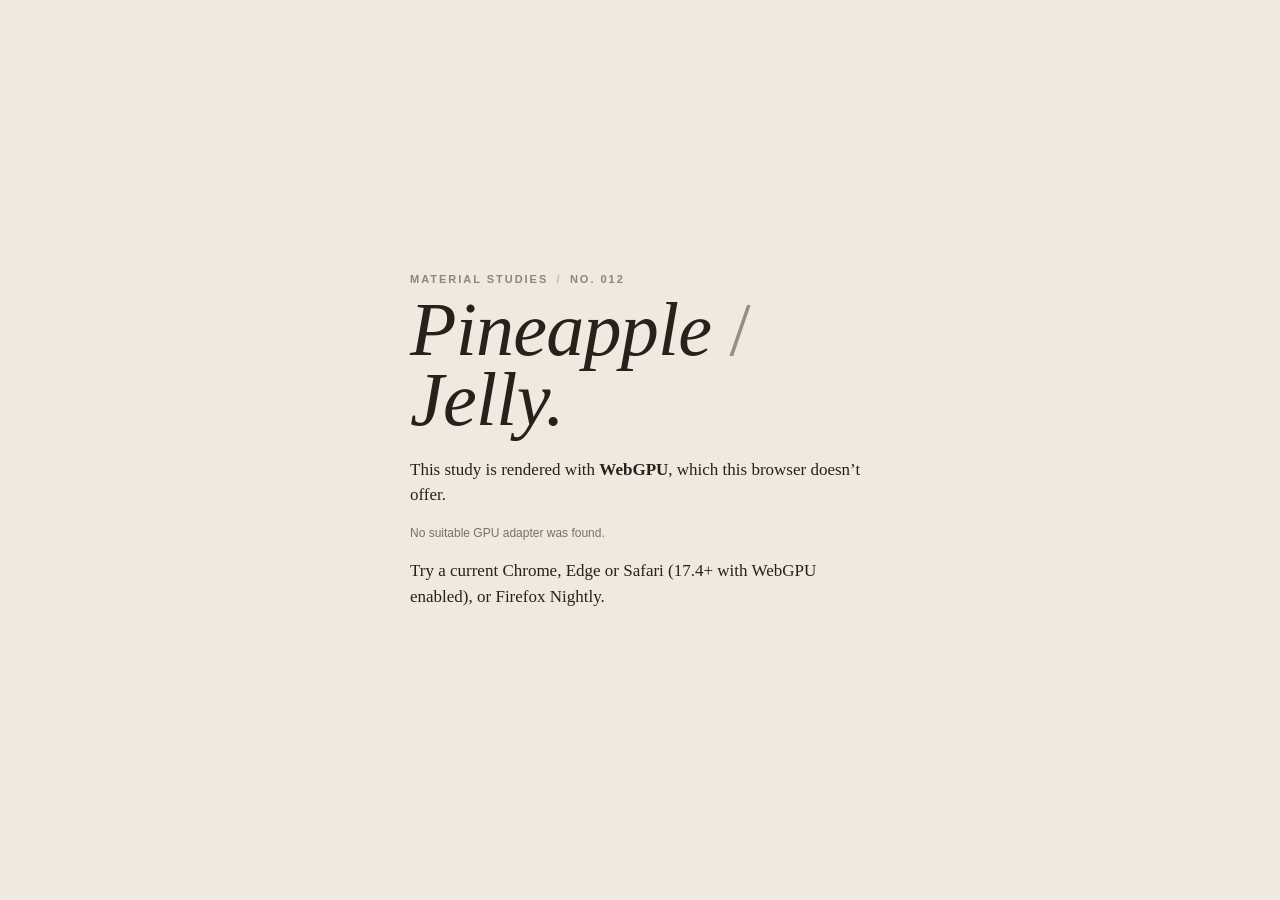
<file: 2026-10-15-pineapple-cost-across-router-commits/pineapple-5/pineapple-5.html>
<!doctype html>
<html lang="en">
<head>
<meta charset="utf-8">
<meta name="viewport" content="width=device-width, initial-scale=1, viewport-fit=cover">
<title>Pineapple Jelly — Material Studies No. 012</title>
<style>:root {
  --paper: #efe9df;
  --ink: #26211b;
  --muted: #7a7064;
  --rule: #d6cdbf;
  --accent: #b9802a;
  --serif: "Iowan Old Style", "Palatino Linotype", Palatino, "Book Antiqua", Georgia, serif;
  --sans: ui-sans-serif, -apple-system, "Helvetica Neue", Helvetica, Arial, sans-serif;
}
* { box-sizing: border-box; }
html, body { margin: 0; height: 100%; background: var(--paper); color: var(--ink); font-family: var(--sans); overflow-x: hidden; }
.page { display: grid; grid-template-columns: minmax(0, 1fr) 320px; height: 100vh; height: 100dvh; }

.stage { position: relative; min-width: 0; overflow: hidden; background: #4a4641; }
#gl { display: block; width: 100%; height: 100%; touch-action: none; cursor: default; }
#gl.can-grab { cursor: grab; }
#gl.grabbing { cursor: grabbing; }
#gl.orbit { cursor: move; }

.masthead { position: absolute; top: 28px; left: 32px; pointer-events: none; color: #f6f1e8; text-shadow: 0 1px 12px rgba(0,0,0,.18); }
.kicker { margin: 0 0 10px; font: 600 11px/1 var(--sans); letter-spacing: .18em; text-transform: uppercase; opacity: .82; }
.kicker span { opacity: .5; margin: 0 .3em; }
h1 { margin: 0; font: italic 400 clamp(40px, 6vw, 76px)/.92 var(--serif); letter-spacing: -.01em; }
h1 .slash { font-style: normal; opacity: .45; font-weight: 300; }
.hint { margin: 16px 0 0; font: italic 400 17px/1.3 var(--serif); opacity: .9; }
.status { margin: 6px 0 0; min-height: 1.2em; font: 12px/1.3 var(--sans); letter-spacing: .04em; opacity: .75; }

.readouts { position: absolute; left: 32px; bottom: 24px; margin: 0; display: flex; gap: 28px; color: #f6f1e8; pointer-events: none; }
.readouts div { min-width: 72px; }
.readouts dt { font: 600 10px/1 var(--sans); letter-spacing: .16em; text-transform: uppercase; opacity: .7; }
.readouts dd { margin: 6px 0 0; font: 400 20px/1 var(--serif); font-variant-numeric: tabular-nums; }

.panel { border-left: 1px solid var(--rule); padding: 28px 26px; overflow-y: auto; background: var(--paper); }
.panel h2 { margin: 0 0 22px; font: italic 400 28px/1 var(--serif); border-bottom: 1px solid var(--ink); padding-bottom: 12px; }
.field { padding: 0 0 20px; margin: 0 0 20px; border-bottom: 1px solid var(--rule); }
.field h3, .field label:not(.check) { display: flex; justify-content: space-between; margin: 0 0 10px; font: 600 10.5px/1 var(--sans); letter-spacing: .16em; text-transform: uppercase; color: var(--muted); }
.field label output { font: 400 13px/1 var(--serif); letter-spacing: 0; text-transform: none; color: var(--ink); }
input[type=range] { width: 100%; margin: 0 0 18px; accent-color: var(--ink); }
input[type=range]:last-child { margin-bottom: 0; }

.swatches { display: flex; gap: 10px; }
.swatch { flex: 1; display: flex; flex-direction: column; align-items: center; gap: 6px; padding: 10px 4px 8px; background: transparent; border: 1px solid var(--rule); border-radius: 2px; font: 400 13px/1 var(--serif); color: var(--ink); cursor: pointer; }
.swatch svg { width: 30px; height: 30px; }
.swatch[aria-checked="true"] { border-color: var(--ink); box-shadow: inset 0 0 0 1px var(--ink); }

.actions { display: grid; grid-template-columns: 1fr 1fr; gap: 8px; }
button { font: 400 14px/1 var(--serif); color: var(--ink); background: transparent; border: 1px solid var(--ink); border-radius: 2px; padding: 11px 8px; cursor: pointer; }
button:hover { background: var(--ink); color: var(--paper); }
button[aria-pressed="true"] { background: var(--ink); color: var(--paper); }
.toggles { display: flex; gap: 22px; }
.check { display: flex; align-items: center; gap: 8px; font: 400 14px/1 var(--serif); cursor: pointer; }
.check input { accent-color: var(--ink); margin: 0; }
.keys { font: 12px/1.9 var(--sans); color: var(--muted); margin: 0 0 14px; }
kbd { font: 600 10px/1 var(--sans); border: 1px solid var(--rule); border-bottom-width: 2px; border-radius: 3px; padding: 2px 5px; color: var(--ink); background: #f7f3ec; }
.colophon { font: italic 12px/1.5 var(--serif); color: var(--muted); margin: 0; }

.fallback { position: fixed; inset: 0; display: grid; place-items: center; background: var(--paper); padding: 24px; z-index: 10; }
.fallback[hidden] { display: none; }
.fallback > div { max-width: 460px; }
.fallback h1 { margin-bottom: 22px; }
.fallback p { font: 17px/1.5 var(--serif); }
.fallback .kicker { font: 600 11px/1 var(--sans); color: var(--muted); }
.fallback .why { font: 12px/1.4 var(--sans); color: var(--muted); }

@media (max-width: 820px) {
  .page { display: block; height: auto; }
  .stage { height: 64vh; height: 64svh; min-height: 360px; }
  .masthead { top: 18px; left: 18px; right: 18px; }
  h1 { font-size: 44px; }
  .hint { font-size: 15px; margin-top: 10px; }
  .readouts { left: 18px; right: 18px; bottom: 14px; gap: 18px; }
  .readouts dd { font-size: 17px; }
  .panel { border-left: 0; border-top: 1px solid var(--rule); padding: 22px 18px 32px; overflow: visible; }
}
</style>
</head>
<body>
<div class="page">
  <main class="stage" id="stage">
    <canvas id="gl" aria-label="A gummy pineapple ring you can grab, stretch and flip"></canvas>
    <header class="masthead">
      <p class="kicker">Material Studies <span>/</span> No. 012</p>
      <h1>Pineapple <span class="slash">/</span><br>Jelly.</h1>
      <p class="hint">Grab either edge. Pull. Let go.</p>
      <p class="status" id="status" aria-live="polite"></p>
    </header>
    <dl class="readouts">
      <div><dt>Mass</dt><dd id="ro-mass">—</dd></div>
      <div><dt>Volume</dt><dd id="ro-vol">—</dd></div>
      <div><dt>Kinetic</dt><dd id="ro-ke">—</dd></div>
    </dl>
  </main>

  <aside class="panel">
    <h2>The Specimen</h2>
    <section class="field">
      <h3>Tint</h3>
      <div class="swatches" id="swatches" role="radiogroup" aria-label="Tint"></div>
    </section>
    <section class="field">
      <label for="firm"><span>Firmness</span><output id="firm-out"></output></label>
      <input type="range" id="firm" min="0" max="1" step="0.01" value="0.55">
      <label for="damp"><span>Internal damping</span><output id="damp-out"></output></label>
      <input type="range" id="damp" min="0" max="1" step="0.01" value="0.35">
    </section>
    <section class="field actions">
      <button id="b-nudge">Give it a nudge</button>
      <button id="b-turn">Turn it over</button>
      <button id="b-reset">Reset</button>
      <button id="b-pause" aria-pressed="false">Pause</button>
    </section>
    <section class="field toggles">
      <label class="check"><input type="checkbox" id="t-mesh"> Show mesh</label>
      <label class="check"><input type="checkbox" id="t-slow"> ¼ speed</label>
    </section>
    <p class="keys"><kbd>Space</kbd> pause · <kbd>N</kbd> nudge · <kbd>T</kbd> turn it over · <kbd>R</kbd> reset</p>
    <p class="colophon">XPBD tetrahedral soft body · WebGPU · 1 unit ≈ 3 cm at 1.3 g/cm³</p>
  </aside>
</div>

<div class="fallback" id="fallback" hidden>
  <div>
    <p class="kicker">Material Studies <span>/</span> No. 012</p>
    <h1>Pineapple <span class="slash">/</span><br>Jelly.</h1>
    <p>This study is rendered with <strong>WebGPU</strong>, which this browser doesn’t offer.</p>
    <p class="why" id="fallback-why"></p>
    <p>Try a current Chrome, Edge or Safari (17.4+ with WebGPU enabled), or Firefox Nightly.</p>
  </div>
</div>
<script>(() => {
"use strict";
const WGSL = {
  backface: "// Jelly back faces: distance from the camera to the nearest back face, for view-ray thickness.\nstruct VO { @builtin(position) pos: vec4f, @location(0) w: vec3f };\n\n@vertex fn vs(@location(0) p: vec4f) -> VO {\n  var o: VO;\n  o.pos = F.viewProj * vec4f(p.xyz, 1.0);\n  o.w = p.xyz;\n  return o;\n}\n\n@fragment fn fs(i: VO) -> @location(0) vec4f {\n  return vec4f(length(i.w - F.camPos.xyz), 0.0, 0.0, 1.0);\n}\n",
  cells: "// Juice cells (pale elongated sacs) and air bubbles, instanced ellipsoids that ride with the flesh.\nstruct VO { @builtin(position) pos: vec4f, @location(0) w: vec3f, @location(1) n: vec3f, @location(2) kind: f32 };\n\n@vertex fn vs(@location(0) sp: vec3f, @location(1) ct: vec4f, @location(2) ar: vec4f) -> VO {\n  let L = max(length(ar.xyz), 1e-4);\n  let a = ar.xyz / L;\n  var helper = vec3f(0.0, 1.0, 0.0);\n  if (abs(a.y) > 0.9) { helper = vec3f(1.0, 0.0, 0.0); }\n  let u = normalize(cross(a, helper));\n  let v = cross(a, u);\n  let r = ar.w;\n  var o: VO;\n  o.w = ct.xyz + a * (sp.x * L) + u * (sp.y * r) + v * (sp.z * r);\n  o.n = a * (sp.x / L) + u * (sp.y / r) + v * (sp.z / r);\n  o.pos = F.viewProj * vec4f(o.w, 1.0);\n  o.kind = ct.w;\n  return o;\n}\n\n@fragment fn fs(i: VO) -> @location(0) vec4f {\n  let n = normalize(i.n);\n  let V = normalize(F.camPos.xyz - i.w);\n  let L = normalize(F.lightDir.xyz);\n  let nv = max(dot(n, V), 0.0);\n  let H = normalize(L + V);\n  let spec = pow(max(dot(n, H), 0.0), 120.0) * 2.5;\n  if (i.kind > 0.5) {\n    // Bubble: dark core, bright rim, sharp catch-light.\n    let rim = pow(1.0 - nv, 2.0);\n    return vec4f(vec3f(0.35, 0.33, 0.30) * (0.4 + nv * 0.3) + vec3f(1.6) * rim + spec * 2.0, 1.0);\n  }\n  let wrap = max(dot(n, L) * 0.5 + 0.5, 0.0);\n  let juice = mix(F.tint.rgb, vec3f(1.0, 0.97, 0.86), 0.65);\n  return vec4f(juice * (0.55 + 1.1 * wrap) + spec, 1.0);\n}\n",
  common: "// Shared frame data, studio lighting and the pineapple flesh zones (prepended to the scene shaders).\nstruct Frame {\n  viewProj: mat4x4f,\n  lightVP: mat4x4f,\n  heightVP: mat4x4f,\n  camPos: vec4f,\n  lightDir: vec4f,   // unit, toward the key light\n  lightEye: vec4f,   // key-light camera position\n  absorb: vec4f,     // rgb absorption per unit, w = density scale\n  tint: vec4f,       // flesh / glow colour\n  misc: vec4f,       // time, exposure, width, height\n  misc2: vec4f,      // height-map eye y, map half extent, show mesh, 0\n};\n@group(0) @binding(0) var<uniform> F: Frame;\n@group(0) @binding(1) var shadowTex: texture_2d<f32>;\n@group(0) @binding(2) var heightTex: texture_2d<f32>;\n@group(0) @binding(3) var linSamp: sampler;\n\nconst PI = 3.14159265;\nconst KEY = vec3f(3.1, 2.95, 2.75);\n\nfn hash21(p: vec2f) -> f32 {\n  let q = fract(p * vec2f(123.34, 456.21));\n  let r = q + dot(q, q + 45.32);\n  return fract(r.x * r.y);\n}\nfn noise2(p: vec2f) -> f32 {\n  let i = floor(p); let f = fract(p);\n  let u = f * f * (3.0 - 2.0 * f);\n  return mix(mix(hash21(i), hash21(i + vec2f(1, 0)), u.x), mix(hash21(i + vec2f(0, 1)), hash21(i + vec2f(1, 1)), u.x), u.y);\n}\n\n// Soft rectangular softbox seen in direction d.\nfn softbox(d: vec3f, n: vec3f, right: vec3f, hw: f32, hh: f32, power: f32) -> f32 {\n  let t = dot(d, n);\n  if (t <= 0.0) { return 0.0; }\n  let p = d / t - n;\n  let up = cross(n, right);\n  let x = abs(dot(p, right)) / hw;\n  let y = abs(dot(p, up)) / hh;\n  let m = (1.0 - smoothstep(0.75, 1.0, x)) * (1.0 - smoothstep(0.75, 1.0, y));\n  return m * power;\n}\n\n// Photo-studio environment: warm-grey cyclorama with three softboxes.\nfn env(d: vec3f) -> vec3f {\n  let h = d.y;\n  var c = mix(vec3f(0.42, 0.40, 0.38), vec3f(0.62, 0.60, 0.57), smoothstep(-0.2, 0.6, h));\n  c = mix(vec3f(0.30, 0.28, 0.26), c, smoothstep(-0.25, 0.02, h));\n  let kn = normalize(F.lightDir.xyz);\n  c += vec3f(1.0, 0.97, 0.92) * softbox(d, kn, normalize(cross(vec3f(0, 1, 0), kn)), 0.42, 0.3, 9.0);\n  let sn = normalize(vec3f(0.95, 0.35, -0.15));\n  c += vec3f(0.92, 0.95, 1.0) * softbox(d, sn, normalize(cross(vec3f(0, 1, 0), sn)), 0.12, 0.55, 5.0);\n  let bn = normalize(vec3f(-0.2, 0.55, -1.0));\n  c += vec3f(1.0, 0.95, 0.88) * softbox(d, bn, normalize(cross(vec3f(0, 1, 0), bn)), 0.6, 0.18, 3.5);\n  return c;\n}\n\nfn outerR(th: f32) -> f32 {\n  let c = cos(7.0 * th);\n  let e = 0.02;\n  let b = (sqrt(c * c + e) - sqrt(e)) / (sqrt(1.0 + e) - sqrt(e));\n  return 1.36 - 0.05 * (1.0 - b);\n}\n\n// Thin streak pattern across x with per-streak random strength.\nfn streaks(x: f32, w: f32) -> f32 {\n  let id = floor(x);\n  let s = hash21(vec2f(id, 7.1));\n  let off = abs(fract(x) - 0.5 - (s - 0.5) * 0.5);\n  return (1.0 - smoothstep(0.0, w, off)) * step(0.35, s) * (0.4 + 0.6 * s);\n}\n\n// Flesh zones from rest-space position: x = density, y = milkiness, z = core weight.\nfn zones(P: vec3f) -> vec3f {\n  let r = length(P.xz);\n  let th = atan2(P.z, P.x);\n  let R = outerR(th);\n  let u = clamp((r - 0.5) / (R - 0.5), 0.0, 1.0);\n  let core = 1.0 - smoothstep(0.1, 0.28, u);\n  let rim = smoothstep(0.88, 0.99, u);\n  let eyesBand = smoothstep(0.6, 0.7, u) * (1.0 - smoothstep(0.86, 0.94, u));\n  let a = th / (2.0 * PI);\n  let wob = noise2(vec2f(a * 40.0, u * 3.0)) - 0.5;\n  let fib = streaks(a * 120.0 + wob * 0.8, 0.13) * (0.45 + 0.55 * noise2(vec2f(a * 120.0, u * 2.5 + 3.0)))\n            * smoothstep(0.03, 0.18, u) * (1.0 - smoothstep(0.92, 1.0, u));\n  let thread = streaks(a * 330.0 + wob * 1.6, 0.18) * noise2(vec2f(a * 330.0, u * 6.0)) * (1.0 - core);\n  let eyes = eyesBand * smoothstep(0.35, 0.75, noise2(vec2f(a * 70.0, u * 14.0 + P.y * 6.0)) * 0.6 + noise2(vec2f(a * 190.0, u * 30.0)) * 0.5);\n  let density = 1.0 + core * 1.5 + rim * 0.8 + fib * 1.0 + thread * 0.45 + eyes * 1.4;\n  let milk = 0.12 + core * 1.5 + fib * 0.9 + thread * 0.35 + eyes * 0.9;\n  return vec3f(density, milk, core);\n}\n\nfn quatRotate(q: vec4f, v: vec3f) -> vec3f {\n  let t = 2.0 * cross(q.xyz, v);\n  return v + q.w * t + cross(q.xyz, t);\n}\n\n// Soft PCSS key shadow tinted by the light that passes through the jelly.\nfn keyShadow(p: vec3f) -> vec3f {\n  let lc = F.lightVP * vec4f(p, 1.0);\n  let uv = vec2f(lc.x * 0.5 + 0.5, 0.5 - lc.y * 0.5);\n  if (any(uv < vec2f(0.0)) || any(uv > vec2f(1.0))) { return vec3f(1.0); }\n  let dims = vec2f(textureDimensions(shadowTex));\n  let dR = dot(p - F.lightEye.xyz, -F.lightDir.xyz);\n  let rot = hash21(p.xz * 91.0) * 6.2831;\n  let cr = cos(rot); let sr = sin(rot);\n  var sum = 0.0; var cnt = 0.0;\n  for (var i = 0; i < 12; i++) {\n    let fi = f32(i);\n    let a = fi * 2.39996; let rr = sqrt((fi + 0.5) / 12.0) * 0.03;\n    let o = vec2f(cos(a), sin(a)) * rr;\n    let s = textureLoad(shadowTex, vec2i(clamp(uv + vec2f(o.x * cr - o.y * sr, o.x * sr + o.y * cr), vec2f(0.0), vec2f(0.999)) * dims), 0);\n    if (s.r < dR - 0.03) { sum += s.r; cnt += 1.0; }\n  }\n  if (cnt < 0.5) { return vec3f(1.0); }\n  let dB = sum / cnt;\n  let w = clamp((dR - dB) * 0.012, 0.0015, 0.04);\n  var lit = vec3f(0.0);\n  for (var i = 0; i < 20; i++) {\n    let fi = f32(i);\n    let a = fi * 2.39996; let rr = sqrt((fi + 0.5) / 20.0) * w;\n    let o = vec2f(cos(a), sin(a)) * rr;\n    let s = textureLoad(shadowTex, vec2i(clamp(uv + vec2f(o.x * cr - o.y * sr, o.x * sr + o.y * cr), vec2f(0.0), vec2f(0.999)) * dims), 0);\n    if (s.r < dR - 0.03) {\n      let thick = max(s.a - s.r, 0.0);\n      lit += exp(-F.absorb.rgb * F.absorb.w * thick * 1.6) * 0.55 * F.tint.rgb;\n    } else { lit += vec3f(1.0); }\n  }\n  return lit / 20.0;\n}\n\n// Contact AO on the floor from the top-down bottom-height map.\nfn contactAO(p: vec3f) -> f32 {\n  let ext = F.misc2.y;\n  let dims = vec2f(textureDimensions(heightTex));\n  var occ = 0.0;\n  for (var i = 0; i < 14; i++) {\n    let fi = f32(i);\n    let a = fi * 2.39996; let rr = sqrt((fi + 0.5) / 14.0) * 0.55;\n    let q = p.xz + vec2f(cos(a), sin(a)) * rr;\n    let hc = F.heightVP * vec4f(q.x, 0.0, q.y, 1.0);\n    let uv = vec2f(hc.x * 0.5 + 0.5, 0.5 - hc.y * 0.5);\n    if (any(uv < vec2f(0.0)) || any(uv > vec2f(1.0))) { continue; }\n    let s = textureLoad(heightTex, vec2i(uv * dims), 0);\n    let hb = F.misc2.x - s.a;\n    let gap = max(hb - p.y, 0.0);\n    occ += (1.0 - smoothstep(0.0, 0.7, gap)) * (1.0 - rr / 0.7);\n  }\n  return 1.0 - clamp(occ / 14.0 * 1.25, 0.0, 0.8);\n}\n",
  cyc: "// Studio cyclorama: floor, cove and wall, lit by the key (PCSS, jelly-tinted) and the softboxes, with contact AO.\nstruct VO { @builtin(position) pos: vec4f, @location(0) w: vec3f, @location(1) n: vec3f };\n\n@vertex fn vs(@location(0) p: vec3f, @location(1) n: vec3f) -> VO {\n  var o: VO;\n  o.pos = F.viewProj * vec4f(p, 1.0);\n  o.w = p; o.n = n;\n  return o;\n}\n\n@fragment fn fs(i: VO) -> @location(0) vec4f {\n  let n = normalize(i.n);\n  let L = normalize(F.lightDir.xyz);\n  let albedo = vec3f(0.80, 0.77, 0.73);\n  // Pool of light from the overhead softbox, falling off toward the edges and up the wall.\n  let pool = exp(-dot(i.w.xz, i.w.xz) / 40.0) * 0.8 + 0.25;\n  let sky = mix(vec3f(0.30, 0.29, 0.28), vec3f(0.55, 0.54, 0.52), n.y * 0.5 + 0.5) * pool;\n  var direct = vec3f(0.0);\n  let ndl = max(dot(n, L), 0.0);\n  if (ndl > 0.0) { direct = KEY * 0.32 * ndl * keyShadow(i.w + n * 0.004); }\n  var ao = 1.0;\n  if (n.y > 0.8) { ao = contactAO(i.w); }\n  let side = env(normalize(vec3f(1.0, 0.25, 0.0))) * 0.04 * max(n.x, 0.0);\n  let col = albedo * (sky * ao + direct * mix(1.0, ao, 0.4) + side);\n  return vec4f(col, 1.0);\n}\n",
  depthmap: "// Key-light shadow map and top-down height map: blended min (RGB) / max (A) distance along the pass direction.\n// R = nearest jelly surface, A = farthest, so A - R is the jelly thickness along the ray.\nstruct Pass { vp: mat4x4f, eye: vec4f, dir: vec4f };\n@group(0) @binding(0) var<uniform> P: Pass;\n\nstruct VO { @builtin(position) pos: vec4f, @location(0) d: f32 };\n\n@vertex fn vs(@location(0) p: vec4f) -> VO {\n  var o: VO;\n  o.pos = P.vp * vec4f(p.xyz, 1.0);\n  o.d = dot(p.xyz - P.eye.xyz, P.dir.xyz);\n  return o;\n}\n\n@fragment fn fs(i: VO) -> @location(0) vec4f {\n  return vec4f(i.d);\n}\n",
  jelly: "// The jelly: refraction by view-ray thickness, per-tap Beer–Lambert absorption through the rest-space flesh zones,\n// milky in-scatter, back-lit glow at thin edges, Fresnel studio reflections and GGX highlights.\n@group(1) @binding(0) var sceneTex: texture_2d<f32>;\n@group(1) @binding(1) var backTex: texture_2d<f32>;\n\nstruct VO {\n  @builtin(position) pos: vec4f,\n  @location(0) w: vec3f,\n  @location(1) n: vec3f,\n  @location(2) q: vec4f,\n  @location(3) rest: vec3f,\n};\n\n@vertex fn vs(@location(0) p: vec4f, @location(1) n: vec4f, @location(2) q: vec4f, @location(3) rest: vec4f) -> VO {\n  var o: VO;\n  o.pos = F.viewProj * vec4f(p.xyz, 1.0);\n  o.w = p.xyz; o.n = n.xyz; o.q = q; o.rest = rest.xyz;\n  return o;\n}\n\nfn ggx(n: vec3f, v: vec3f, l: vec3f, a: f32) -> f32 {\n  let h = normalize(v + l);\n  let nh = max(dot(n, h), 0.0); let nl = max(dot(n, l), 0.0); let nv = max(dot(n, v), 1e-3);\n  let a2 = a * a;\n  let d = a2 / (PI * pow(nh * nh * (a2 - 1.0) + 1.0, 2.0));\n  let k = a * 0.5;\n  let g = (nv / (nv * (1.0 - k) + k)) * (nl / (nl * (1.0 - k) + k));\n  return d * g / (4.0 * nv) ;\n}\n\n@fragment fn fs(i: VO) -> @location(0) vec4f {\n  let N = normalize(i.n);\n  let V = normalize(F.camPos.xyz - i.w);\n  let L = normalize(F.lightDir.xyz);\n  let nv = clamp(dot(N, V), 0.0, 1.0);\n\n  // View-ray thickness from the back-face pass.\n  let front = length(F.camPos.xyz - i.w);\n  let back = textureLoad(backTex, vec2i(i.pos.xy), 0).r;\n  var thick = back - front;\n  if (back <= 0.0 || thick <= 0.0) { thick = 0.12; }\n  thick = clamp(thick, 0.02, 2.5);\n\n  // Refracted ray, carried into rest space with the local tet rotation.\n  let rd = refract(-V, N, 1.0 / 1.45);\n  let q = normalize(i.q);\n  let qi = vec4f(-q.xyz, q.w);\n  let rdRest = quatRotate(qi, rd);\n\n  // Light reaching the inside (wrapped, so the flesh glows on its shadow side too).\n  let wrap = clamp(dot(N, L) * 0.5 + 0.5, 0.0, 1.0);\n  let inLight = KEY * (0.18 + 0.32 * wrap) + vec3f(0.35, 0.34, 0.33);\n\n  var T = vec3f(1.0);\n  var scat = vec3f(0.0);\n  let steps = 10;\n  let ds = thick / f32(steps);\n  let sigmaBase = F.absorb.rgb * F.absorb.w;\n  for (var k = 0; k < steps; k++) {\n    let s = (f32(k) + 0.5) * ds;\n    let z = zones(i.rest + rdRest * s);\n    let att = exp(-sigmaBase * z.x * ds);\n    let milkCol = mix(F.tint.rgb, vec3f(1.0, 0.97, 0.9), 0.35 + 0.45 * z.z);\n    scat += T * (1.0 - att) / max(sigmaBase * z.x, vec3f(1e-3)) * z.y * 0.55 * milkCol * inLight;\n    T *= att;\n  }\n\n  // Refract the scene: project the exit point back to the screen.\n  let exitW = i.w + rd * thick;\n  let clip = F.viewProj * vec4f(exitW, 1.0);\n  var uv = vec2f(clip.x / clip.w * 0.5 + 0.5, 0.5 - clip.y / clip.w * 0.5);\n  uv = clamp(uv, vec2f(0.001), vec2f(0.999));\n  let behind = textureSampleLevel(sceneTex, linSamp, uv, 0.0).rgb;\n\n  // Back-lit glow where the jelly is thin, strongest looking toward the light.\n  let thin = exp(-thick * 4.0);\n  let toward = pow(clamp(dot(-V, L), 0.0, 1.0), 4.0);\n  let glow = F.tint.rgb * KEY * thin * (0.12 + 1.2 * toward) * (0.4 + 0.6 * pow(1.0 - nv, 1.5));\n\n  // Studio reflections and highlights.\n  let F0 = 0.034;\n  let fres = F0 + (1.0 - F0) * pow(1.0 - nv, 5.0);\n  let refl = env(reflect(-V, N)) * fres;\n  let spec = KEY * ggx(N, V, L, 0.06) * max(dot(N, L), 0.0) * fres / F0 * 0.04;\n\n  let col = (behind * T + scat + glow) * (1.0 - fres) + refl + spec;\n  return vec4f(col, 1.0);\n}\n",
  lines: "// Optional tet-mesh overlay: physics edges drawn over the jelly.\n@vertex fn vs(@location(0) p: vec4f) -> @builtin(position) vec4f {\n  return F.viewProj * vec4f(p.xyz, 1.0);\n}\n\n@fragment fn fs() -> @location(0) vec4f {\n  return vec4f(0.16, 0.10, 0.04, 0.35);\n}\n",
  tonemap: "// Post: exposure, Khronos PBR Neutral tone mapping, sRGB encode, dither.\nstruct Post { exposure: f32, time: f32, pad0: f32, pad1: f32 };\n@group(0) @binding(0) var<uniform> U: Post;\n@group(0) @binding(1) var hdrTex: texture_2d<f32>;\n\n@vertex fn vs(@builtin(vertex_index) vi: u32) -> @builtin(position) vec4f {\n  let p = vec2f(f32((vi << 1u) & 2u), f32(vi & 2u));\n  return vec4f(p * 2.0 - 1.0, 0.0, 1.0);\n}\n\nfn pbrNeutral(c0: vec3f) -> vec3f {\n  let start = 0.8 - 0.04;\n  let desat = 0.15;\n  let x = min(c0.r, min(c0.g, c0.b));\n  var offset = 0.04;\n  if (x < 0.08) { offset = x - 6.25 * x * x; }\n  var c = c0 - offset;\n  let peak = max(c.r, max(c.g, c.b));\n  if (peak < start) { return c; }\n  let d = 1.0 - start;\n  let newPeak = 1.0 - d * d / (peak + d - start);\n  c *= newPeak / peak;\n  let g = 1.0 - 1.0 / (desat * (peak - newPeak) + 1.0);\n  return mix(c, vec3f(newPeak), g);\n}\n\nfn toSrgb(c: vec3f) -> vec3f {\n  let lo = c * 12.92;\n  let hi = 1.055 * pow(c, vec3f(1.0 / 2.4)) - 0.055;\n  return select(hi, lo, c <= vec3f(0.0031308));\n}\n\n@fragment fn fs(@builtin(position) fc: vec4f) -> @location(0) vec4f {\n  let hdr = textureLoad(hdrTex, vec2i(fc.xy), 0).rgb * U.exposure;\n  let mapped = clamp(pbrNeutral(max(hdr, vec3f(0.0))), vec3f(0.0), vec3f(1.0));\n  var s = toSrgb(mapped);\n  let n = fract(sin(dot(fc.xy + U.time, vec2f(12.9898, 78.233))) * 43758.5453);\n  s += (n - 0.5) / 255.0;\n  return vec4f(s, 1.0);\n}\n",
};
// ---- 00-math.js
// Small column-major mat4 helpers (WebGPU clip space, z in [0,1]).
const M4 = {
  create: () => new Float32Array(16),
  mul(out, a, b) {
    for (let c = 0; c < 4; c++) {
      const b0 = b[c * 4], b1 = b[c * 4 + 1], b2 = b[c * 4 + 2], b3 = b[c * 4 + 3];
      for (let r = 0; r < 4; r++) {
        out[c * 4 + r] = a[r] * b0 + a[4 + r] * b1 + a[8 + r] * b2 + a[12 + r] * b3;
      }
    }
    return out;
  },
  perspective(out, fovy, aspect, near, far) {
    const f = 1 / Math.tan(fovy / 2);
    out.fill(0);
    out[0] = f / aspect; out[5] = f;
    out[10] = far / (near - far); out[11] = -1;
    out[14] = (far * near) / (near - far);
    return out;
  },
  ortho(out, l, r, b, t, n, f) {
    out.fill(0);
    out[0] = 2 / (r - l); out[5] = 2 / (t - b); out[10] = 1 / (n - f);
    out[12] = -(r + l) / (r - l); out[13] = -(t + b) / (t - b); out[14] = n / (n - f); out[15] = 1;
    return out;
  },
  lookAt(out, eye, at, up) {
    let zx = eye[0] - at[0], zy = eye[1] - at[1], zz = eye[2] - at[2];
    let l = Math.hypot(zx, zy, zz); zx /= l; zy /= l; zz /= l;
    let xx = up[1] * zz - up[2] * zy, xy = up[2] * zx - up[0] * zz, xz = up[0] * zy - up[1] * zx;
    l = Math.hypot(xx, xy, xz); xx /= l; xy /= l; xz /= l;
    const yx = zy * xz - zz * xy, yy = zz * xx - zx * xz, yz = zx * xy - zy * xx;
    out[0] = xx; out[1] = yx; out[2] = zx; out[3] = 0;
    out[4] = xy; out[5] = yy; out[6] = zy; out[7] = 0;
    out[8] = xz; out[9] = yz; out[10] = zz; out[11] = 0;
    out[12] = -(xx * eye[0] + xy * eye[1] + xz * eye[2]);
    out[13] = -(yx * eye[0] + yy * eye[1] + yz * eye[2]);
    out[14] = -(zx * eye[0] + zy * eye[1] + zz * eye[2]);
    out[15] = 1;
    return out;
  },
  invert(out, m) {
    const a00 = m[0], a01 = m[1], a02 = m[2], a03 = m[3], a10 = m[4], a11 = m[5], a12 = m[6], a13 = m[7];
    const a20 = m[8], a21 = m[9], a22 = m[10], a23 = m[11], a30 = m[12], a31 = m[13], a32 = m[14], a33 = m[15];
    const b00 = a00 * a11 - a01 * a10, b01 = a00 * a12 - a02 * a10, b02 = a00 * a13 - a03 * a10;
    const b03 = a01 * a12 - a02 * a11, b04 = a01 * a13 - a03 * a11, b05 = a02 * a13 - a03 * a12;
    const b06 = a20 * a31 - a21 * a30, b07 = a20 * a32 - a22 * a30, b08 = a20 * a33 - a23 * a30;
    const b09 = a21 * a32 - a22 * a31, b10 = a21 * a33 - a23 * a31, b11 = a22 * a33 - a23 * a32;
    const det = 1 / (b00 * b11 - b01 * b10 + b02 * b09 + b03 * b08 - b04 * b07 + b05 * b06);
    out[0] = (a11 * b11 - a12 * b10 + a13 * b09) * det;
    out[1] = (a02 * b10 - a01 * b11 - a03 * b09) * det;
    out[2] = (a31 * b05 - a32 * b04 + a33 * b03) * det;
    out[3] = (a22 * b04 - a21 * b05 - a23 * b03) * det;
    out[4] = (a12 * b08 - a10 * b11 - a13 * b07) * det;
    out[5] = (a00 * b11 - a02 * b08 + a03 * b07) * det;
    out[6] = (a32 * b02 - a30 * b05 - a33 * b01) * det;
    out[7] = (a20 * b05 - a22 * b02 + a23 * b01) * det;
    out[8] = (a10 * b10 - a11 * b08 + a13 * b06) * det;
    out[9] = (a01 * b08 - a00 * b10 - a03 * b06) * det;
    out[10] = (a30 * b04 - a31 * b02 + a33 * b00) * det;
    out[11] = (a21 * b02 - a20 * b04 - a23 * b00) * det;
    out[12] = (a11 * b07 - a10 * b09 - a12 * b06) * det;
    out[13] = (a00 * b09 - a01 * b07 + a02 * b06) * det;
    out[14] = (a31 * b01 - a30 * b03 - a32 * b00) * det;
    out[15] = (a20 * b03 - a21 * b01 + a22 * b00) * det;
    return out;
  },
};

// Seeded PRNG so the specimen is the same every load.
function mulberry32(seed) {
  return () => {
    seed |= 0; seed = (seed + 0x6d2b79f5) | 0;
    let t = Math.imul(seed ^ (seed >>> 15), 1 | seed);
    t = (t + Math.imul(t ^ (t >>> 7), 61 | t)) ^ t;
    return ((t ^ (t >>> 14)) >>> 0) / 4294967296;
  };
}

// ---- 01-shape.js
// The specimen's rest shape: a scalloped annulus, extruded and bevelled. y is the thickness axis.
const SHAPE = {
  outer: 1.36,
  hole: 0.5,
  thick: 0.5,
  bevel: 0.12,
  scallops: 14,
  scallopDepth: 0.05,
};

// Outer radius at angle th: 14 rounded lobes reaching SHAPE.outer, softened notches between them.
function outerRadius(th) {
  const c = Math.cos(SHAPE.scallops * 0.5 * th);
  const e = 0.02;
  const b = (Math.sqrt(c * c + e) - Math.sqrt(e)) / (Math.sqrt(1 + e) - Math.sqrt(e));
  return SHAPE.outer - SHAPE.scallopDepth * (1 - b);
}

// Rest height of the body's centre above the floor at reset.
const DROP_HEIGHT = SHAPE.thick * 0.5 + 0.35;

// ---- 02-delaunay.js
// Bowyer–Watson 2D Delaunay triangulation. pts: [x0,y0,x1,y1,...]. Returns flat CCW triangle indices.
function delaunay2D(pts) {
  const n = pts.length / 2;
  let minX = Infinity, minY = Infinity, maxX = -Infinity, maxY = -Infinity;
  for (let i = 0; i < n; i++) {
    minX = Math.min(minX, pts[2 * i]); maxX = Math.max(maxX, pts[2 * i]);
    minY = Math.min(minY, pts[2 * i + 1]); maxY = Math.max(maxY, pts[2 * i + 1]);
  }
  const d = Math.max(maxX - minX, maxY - minY) * 20, cx = (minX + maxX) / 2, cy = (minY + maxY) / 2;
  const P = pts.slice();
  P.push(cx - d, cy - d, cx + d, cy - d, cx, cy + d);

  // Triangle: [a, b, c, circumX, circumY, r2]
  const make = (a, b, c) => {
    const ax = P[2 * a], ay = P[2 * a + 1], bx = P[2 * b], by = P[2 * b + 1], qx = P[2 * c], qy = P[2 * c + 1];
    const D = 2 * (ax * (by - qy) + bx * (qy - ay) + qx * (ay - by));
    const a2 = ax * ax + ay * ay, b2 = bx * bx + by * by, c2 = qx * qx + qy * qy;
    const ux = (a2 * (by - qy) + b2 * (qy - ay) + c2 * (ay - by)) / D;
    const uy = (a2 * (qx - bx) + b2 * (ax - qx) + c2 * (bx - ax)) / D;
    return [a, b, c, ux, uy, (ax - ux) ** 2 + (ay - uy) ** 2];
  };

  let tris = [make(n, n + 1, n + 2)];
  for (let i = 0; i < n; i++) {
    const px = P[2 * i], py = P[2 * i + 1];
    const keep = [], edges = new Map();
    for (const t of tris) {
      if ((px - t[3]) ** 2 + (py - t[4]) ** 2 < t[5] * (1 - 1e-12)) {
        for (const [u, v] of [[t[0], t[1]], [t[1], t[2]], [t[2], t[0]]]) {
          const k = u < v ? u * 100000 + v : v * 100000 + u;
          edges.set(k, edges.has(k) ? null : [u, v]);
        }
      } else keep.push(t);
    }
    for (const e of edges.values()) if (e) keep.push(make(e[0], e[1], i));
    tris = keep;
  }

  const out = [];
  for (const t of tris) {
    if (t[0] >= n || t[1] >= n || t[2] >= n) continue;
    let [a, b, c] = t;
    const cross = (P[2 * b] - P[2 * a]) * (P[2 * c + 1] - P[2 * a + 1]) - (P[2 * b + 1] - P[2 * a + 1]) * (P[2 * c] - P[2 * a]);
    if (cross < 0) [b, c] = [c, b];
    out.push(a, b, c);
  }
  return out;
}

// ---- 03-mesh.js
// Tetrahedral mesh: Delaunay of the scalloped annulus (outline + hex lattice), extruded into prisms → 3 tets each.
function buildTetMesh() {
  const h = 0.17;            // lattice spacing
  const nOut = 84, nIn = 26; // outline samples
  const layers = 2;          // prism layers through the thickness
  const pts = [];
  for (let i = 0; i < nOut; i++) {
    const th = (i / nOut) * Math.PI * 2, r = outerRadius(th);
    pts.push(r * Math.cos(th), r * Math.sin(th));
  }
  for (let i = 0; i < nIn; i++) {
    const th = ((i + 0.5) / nIn) * Math.PI * 2;
    pts.push(SHAPE.hole * Math.cos(th), SHAPE.hole * Math.sin(th));
  }
  const rowH = h * Math.sqrt(3) / 2;
  for (let row = -12; row <= 12; row++) {
    for (let col = -12; col <= 12; col++) {
      const x = col * h + (row & 1 ? h / 2 : 0), z = row * rowH;
      const r = Math.hypot(x, z), th = Math.atan2(z, x);
      if (r > SHAPE.hole + 0.6 * h && r < outerRadius(th) - 0.6 * h) pts.push(x, z);
    }
  }
  const n2 = pts.length / 2;

  // Keep triangles whose centroid lies in the flesh: holes skipped.
  const all = delaunay2D(pts), tris = [];
  for (let t = 0; t < all.length; t += 3) {
    const a = all[t], b = all[t + 1], c = all[t + 2];
    const x = (pts[2 * a] + pts[2 * b] + pts[2 * c]) / 3, z = (pts[2 * a + 1] + pts[2 * b + 1] + pts[2 * c + 1]) / 3;
    const r = Math.hypot(x, z);
    if (r > SHAPE.hole && r < outerRadius(Math.atan2(z, x))) tris.push(a, b, c);
  }

  const nv = n2 * (layers + 1);
  const rest = new Float64Array(nv * 3);
  for (let l = 0; l <= layers; l++) {
    const y = -SHAPE.thick / 2 + (l / layers) * SHAPE.thick;
    for (let i = 0; i < n2; i++) {
      const v = l * n2 + i;
      rest[3 * v] = pts[2 * i]; rest[3 * v + 1] = y; rest[3 * v + 2] = pts[2 * i + 1];
    }
  }

  // Sorting each triangle by index gives every shared quad face the same diagonal.
  const tets = [];
  const nTri = tris.length / 3;
  for (let l = 0; l < layers; l++) {
    for (let t = 0; t < nTri; t++) {
      const s = [tris[3 * t], tris[3 * t + 1], tris[3 * t + 2]].sort((p, q) => p - q);
      const a = l * n2 + s[0], b = l * n2 + s[1], c = l * n2 + s[2];
      const A = a + n2, B = b + n2, C = c + n2;
      tets.push(a, b, c, C, a, b, B, C, a, A, B, C);
    }
  }
  const nt = tets.length / 4;
  const T = new Uint32Array(tets);
  for (let t = 0; t < nt; t++) {
    if (tetVolume(rest, T[4 * t], T[4 * t + 1], T[4 * t + 2], T[4 * t + 3]) < 0) {
      const k = T[4 * t + 2]; T[4 * t + 2] = T[4 * t + 3]; T[4 * t + 3] = k;
    }
  }

  const edgeSet = new Set(), edges = [];
  const pairs = [[0, 1], [0, 2], [0, 3], [1, 2], [1, 3], [2, 3]];
  for (let t = 0; t < nt; t++) {
    for (const [p, q] of pairs) {
      let u = T[4 * t + p], v = T[4 * t + q];
      if (u > v) [u, v] = [v, u];
      const k = u * nv + v;
      if (!edgeSet.has(k)) { edgeSet.add(k); edges.push(u, v); }
    }
  }

  return { rest, tets: T, edges: new Uint32Array(edges), nv, nt, n2, layers, pts2: pts, tris2: new Uint32Array(tris), nTri };
}

function tetVolume(x, a, b, c, d) {
  const ax = x[3 * b] - x[3 * a], ay = x[3 * b + 1] - x[3 * a + 1], az = x[3 * b + 2] - x[3 * a + 2];
  const bx = x[3 * c] - x[3 * a], by = x[3 * c + 1] - x[3 * a + 1], bz = x[3 * c + 2] - x[3 * a + 2];
  const cx = x[3 * d] - x[3 * a], cy = x[3 * d + 1] - x[3 * a + 1], cz = x[3 * d + 2] - x[3 * a + 2];
  return (ax * (by * cz - bz * cy) - ay * (bx * cz - bz * cx) + az * (bx * cy - by * cx)) / 6;
}

// Locate rest point (x,y,z) in the tet mesh: returns [tet, b0, b1, b2, b3] (bary may be slightly outside for hull points).
function makeTetLocator(mesh) {
  const { pts2, tris2, nTri, n2, layers, rest, tets } = mesh;
  const cell = 0.12, span = 1.6, gn = Math.ceil((2 * span) / cell);
  const grid = Array.from({ length: gn * gn }, () => []);
  const gi = (v) => Math.max(0, Math.min(gn - 1, Math.floor((v + span) / cell)));
  for (let t = 0; t < nTri; t++) {
    let x0 = Infinity, x1 = -Infinity, z0 = Infinity, z1 = -Infinity;
    for (let k = 0; k < 3; k++) {
      const i = tris2[3 * t + k];
      x0 = Math.min(x0, pts2[2 * i]); x1 = Math.max(x1, pts2[2 * i]);
      z0 = Math.min(z0, pts2[2 * i + 1]); z1 = Math.max(z1, pts2[2 * i + 1]);
    }
    for (let gx = gi(x0); gx <= gi(x1); gx++) for (let gz = gi(z0); gz <= gi(z1); gz++) grid[gz * gn + gx].push(t);
  }
  const triScore = (t, x, z) => {
    const a = tris2[3 * t], b = tris2[3 * t + 1], c = tris2[3 * t + 2];
    const ax = pts2[2 * a], az = pts2[2 * a + 1];
    const v0x = pts2[2 * b] - ax, v0z = pts2[2 * b + 1] - az, v1x = pts2[2 * c] - ax, v1z = pts2[2 * c + 1] - az;
    const px = x - ax, pz = z - az, den = v0x * v1z - v1x * v0z;
    const u = (px * v1z - v1x * pz) / den, v = (v0x * pz - px * v0z) / den;
    return Math.min(u, v, 1 - u - v);
  };
  const bary = new Float64Array(4);
  return function locate(x, y, z) {
    let best = -1, bestS = -Infinity;
    const cx = gi(x), cz = gi(z);
    for (let r = 0; r <= 3 && bestS < 0; r++) {
      for (let gz = Math.max(0, cz - r); gz <= Math.min(gn - 1, cz + r); gz++) {
        for (let gx = Math.max(0, cx - r); gx <= Math.min(gn - 1, cx + r); gx++) {
          for (const t of grid[gz * gn + gx]) {
            const s = triScore(t, x, z);
            if (s > bestS) { bestS = s; best = t; }
          }
        }
      }
    }
    const fl = ((y + SHAPE.thick / 2) / SHAPE.thick) * layers;
    const l = Math.max(0, Math.min(layers - 1, Math.floor(fl)));
    let bt = -1, bs = -Infinity;
    const out = [0, 0, 0, 0, 0];
    for (let k = 0; k < 3; k++) {
      const t = (l * nTri + best) * 3 + k;
      tetBary(rest, tets, t, x, y, z, bary);
      const s = Math.min(bary[0], bary[1], bary[2], bary[3]);
      if (s > bs) { bs = s; bt = t; out[1] = bary[0]; out[2] = bary[1]; out[3] = bary[2]; out[4] = bary[3]; }
    }
    out[0] = bt;
    return out;
  };
}

function tetBary(x, tets, t, px, py, pz, out) {
  const i0 = tets[4 * t], i1 = tets[4 * t + 1], i2 = tets[4 * t + 2], i3 = tets[4 * t + 3];
  const ox = x[3 * i0], oy = x[3 * i0 + 1], oz = x[3 * i0 + 2];
  const ax = x[3 * i1] - ox, ay = x[3 * i1 + 1] - oy, az = x[3 * i1 + 2] - oz;
  const bx = x[3 * i2] - ox, by = x[3 * i2 + 1] - oy, bz = x[3 * i2 + 2] - oz;
  const cx = x[3 * i3] - ox, cy = x[3 * i3 + 1] - oy, cz = x[3 * i3 + 2] - oz;
  const qx = px - ox, qy = py - oy, qz = pz - oz;
  const det = ax * (by * cz - bz * cy) - ay * (bx * cz - bz * cx) + az * (bx * cy - by * cx);
  const u = (qx * (by * cz - bz * cy) - qy * (bx * cz - bz * cx) + qz * (bx * cy - by * cx)) / det;
  const v = (ax * (qy * cz - qz * cy) - ay * (qx * cz - qz * cx) + az * (qx * cy - qy * cx)) / det;
  const w = (ax * (by * qz - bz * qy) - ay * (bx * qz - bz * qx) + az * (bx * qy - by * qx)) / det;
  out[0] = 1 - u - v - w; out[1] = u; out[2] = v; out[3] = w;
}

// ---- 04-physics.js
// XPBD tetrahedral soft body: co-rotational shape matching, volume, strain limits, edge damping, floor friction, grab.
const GRAVITY = 12;
const SUBSTEPS = 10;
const STEP = 1 / 60;
const MAX_PATCH = 160;

function createBody(mesh) {
  const { nv, nt, tets, edges, rest } = mesh;
  const ne = edges.length / 2;
  const B = {
    mesh, nv, nt, ne,
    x: new Float64Array(nv * 3), xp: new Float64Array(nv * 3), v: new Float64Array(nv * 3),
    m: new Float64Array(nv), w: new Float64Array(nv),
    restVol: new Float64Array(nt), DmInv: new Float64Array(nt * 9), q: new Float64Array(nt * 4),
    restOff: new Float64Array(nt * 12),
    edgeLen: new Float64Array(ne),
    restVolume: 0,
    // Tunables from the panel.
    firmness: 0.55, damping: 0.35,
    // Grab patch.
    grab: {
      active: false, n: 0, idx: new Int32Array(MAX_PATCH), wt: new Float64Array(MAX_PATCH),
      off: new Float64Array(MAX_PATCH * 3), target: new Float64Array(3), axis: new Float64Array(3), twist: 0,
    },
  };

  for (let t = 0; t < nt; t++) {
    const a = tets[4 * t], b = tets[4 * t + 1], c = tets[4 * t + 2], d = tets[4 * t + 3];
    const V = tetVolume(rest, a, b, c, d);
    B.restVol[t] = V; B.restVolume += V;
    for (const i of [a, b, c, d]) B.m[i] += V / 4;
    // Dm = [b-a, c-a, d-a] (columns), store its inverse row-major.
    const m = new Float64Array(9);
    for (let k = 0; k < 3; k++) {
      const j = [b, c, d][k];
      m[k] = rest[3 * j] - rest[3 * a]; m[3 + k] = rest[3 * j + 1] - rest[3 * a + 1]; m[6 + k] = rest[3 * j + 2] - rest[3 * a + 2];
    }
    invert3(m, B.DmInv, 9 * t);
    // Rest offsets from the tet centroid (equal weights inside a tet).
    const cx = (rest[3 * a] + rest[3 * b] + rest[3 * c] + rest[3 * d]) / 4;
    const cy = (rest[3 * a + 1] + rest[3 * b + 1] + rest[3 * c + 1] + rest[3 * d + 1]) / 4;
    const cz = (rest[3 * a + 2] + rest[3 * b + 2] + rest[3 * c + 2] + rest[3 * d + 2]) / 4;
    [a, b, c, d].forEach((j, k) => {
      B.restOff[12 * t + 3 * k] = rest[3 * j] - cx;
      B.restOff[12 * t + 3 * k + 1] = rest[3 * j + 1] - cy;
      B.restOff[12 * t + 3 * k + 2] = rest[3 * j + 2] - cz;
    });
  }
  for (let i = 0; i < nv; i++) B.w[i] = 1 / B.m[i];
  for (let e = 0; e < ne; e++) {
    const a = edges[2 * e], b = edges[2 * e + 1];
    B.edgeLen[e] = Math.hypot(rest[3 * a] - rest[3 * b], rest[3 * a + 1] - rest[3 * b + 1], rest[3 * a + 2] - rest[3 * b + 2]);
  }
  resetBody(B);
  return B;
}

function invert3(m, out, o) {
  const [a, b, c, d, e, f, g, h, i] = m;
  const A = e * i - f * h, Bc = -(d * i - f * g), C = d * h - e * g;
  const det = a * A + b * Bc + c * C;
  out[o] = A / det; out[o + 1] = -(b * i - c * h) / det; out[o + 2] = (b * f - c * e) / det;
  out[o + 3] = Bc / det; out[o + 4] = (a * i - c * g) / det; out[o + 5] = -(a * f - c * d) / det;
  out[o + 6] = C / det; out[o + 7] = -(a * h - b * g) / det; out[o + 8] = (a * e - b * d) / det;
}

function resetBody(B) {
  const { rest } = B.mesh;
  for (let i = 0; i < B.nv; i++) {
    B.x[3 * i] = rest[3 * i]; B.x[3 * i + 1] = rest[3 * i + 1] + DROP_HEIGHT; B.x[3 * i + 2] = rest[3 * i + 2];
  }
  B.xp.set(B.x); B.v.fill(0);
  for (let t = 0; t < B.nt; t++) { B.q[4 * t] = 0; B.q[4 * t + 1] = 0; B.q[4 * t + 2] = 0; B.q[4 * t + 3] = 1; }
  B.grab.active = false;
}

function stepBody(B) {
  const dt = STEP / SUBSTEPS;
  const kShape = 0.003 * Math.pow(50, B.firmness);
  const kDamp = 1 - Math.exp(-dt * 90 * B.damping);
  const settle = Math.exp(-dt * 0.25);
  const { x, xp, v, nv } = B;
  for (let s = 0; s < SUBSTEPS; s++) {
    for (let i = 0; i < nv * 3; i += 3) {
      v[i + 1] -= GRAVITY * dt;
      xp[i] = x[i]; xp[i + 1] = x[i + 1]; xp[i + 2] = x[i + 2];
      x[i] += v[i] * dt; x[i + 1] += v[i + 1] * dt; x[i + 2] += v[i + 2] * dt;
    }
    if (B.grab.active) solveGrab(B);
    solveTets(B, kShape, dt);
    solveStrain(B);
    solveFloor(B);
    const inv = 1 / dt;
    for (let i = 0; i < nv * 3; i++) v[i] = (x[i] - xp[i]) * inv * settle;
    dampEdges(B, kDamp);
  }
}

function solveGrab(B) {
  const g = B.grab, x = B.x, k = 0.35;
  const ax = g.axis[0], ay = g.axis[1], az = g.axis[2];
  const c = Math.cos(g.twist), s = Math.sin(g.twist);
  for (let p = 0; p < g.n; p++) {
    const i = g.idx[p];
    const ox = g.off[3 * p], oy = g.off[3 * p + 1], oz = g.off[3 * p + 2];
    // Rodrigues rotation of the offset about the view axis.
    const d = ax * ox + ay * oy + az * oz;
    const cx = ay * oz - az * oy, cy = az * ox - ax * oz, cz = ax * oy - ay * ox;
    const gx = g.target[0] + ox * c + cx * s + ax * d * (1 - c);
    const gy = Math.max(0.012, g.target[1] + oy * c + cy * s + ay * d * (1 - c));
    const gz = g.target[2] + oz * c + cz * s + az * d * (1 - c);
    const f = k * g.wt[p];
    x[3 * i] += (gx - x[3 * i]) * f; x[3 * i + 1] += (gy - x[3 * i + 1]) * f; x[3 * i + 2] += (gz - x[3 * i + 2]) * f;
  }
}

function solveTets(B, kShape, dt) {
  const { x, w, q, DmInv, restOff, restVol } = B;
  const tets = B.mesh.tets;
  for (let t = 0; t < B.nt; t++) {
    const i0 = 3 * tets[4 * t], i1 = 3 * tets[4 * t + 1], i2 = 3 * tets[4 * t + 2], i3 = 3 * tets[4 * t + 3];
    const x0 = x[i0], y0 = x[i0 + 1], z0 = x[i0 + 2];
    const e1x = x[i1] - x0, e1y = x[i1 + 1] - y0, e1z = x[i1 + 2] - z0;
    const e2x = x[i2] - x0, e2y = x[i2 + 1] - y0, e2z = x[i2 + 2] - z0;
    const e3x = x[i3] - x0, e3y = x[i3 + 1] - y0, e3z = x[i3 + 2] - z0;
    // F = Ds * DmInv (row-major DmInv).
    const o = 9 * t;
    const d0 = DmInv[o], d1 = DmInv[o + 1], d2 = DmInv[o + 2], d3 = DmInv[o + 3], d4 = DmInv[o + 4], d5 = DmInv[o + 5], d6 = DmInv[o + 6], d7 = DmInv[o + 7], d8 = DmInv[o + 8];
    const f00 = e1x * d0 + e2x * d3 + e3x * d6, f01 = e1x * d1 + e2x * d4 + e3x * d7, f02 = e1x * d2 + e2x * d5 + e3x * d8;
    const f10 = e1y * d0 + e2y * d3 + e3y * d6, f11 = e1y * d1 + e2y * d4 + e3y * d7, f12 = e1y * d2 + e2y * d5 + e3y * d8;
    const f20 = e1z * d0 + e2z * d3 + e3z * d6, f21 = e1z * d1 + e2z * d4 + e3z * d7, f22 = e1z * d2 + e2z * d5 + e3z * d8;

    // Warm-started rotation extraction (Müller et al. 2016); always a proper rotation, so inversions recover.
    let qx = q[4 * t], qy = q[4 * t + 1], qz = q[4 * t + 2], qw = q[4 * t + 3];
    let r00 = 1, r01 = 0, r02 = 0, r10 = 0, r11 = 1, r12 = 0, r20 = 0, r21 = 0, r22 = 1;
    for (let it = 0; it < 2; it++) {
      r00 = 1 - 2 * (qy * qy + qz * qz); r01 = 2 * (qx * qy - qw * qz); r02 = 2 * (qx * qz + qw * qy);
      r10 = 2 * (qx * qy + qw * qz); r11 = 1 - 2 * (qx * qx + qz * qz); r12 = 2 * (qy * qz - qw * qx);
      r20 = 2 * (qx * qz - qw * qy); r21 = 2 * (qy * qz + qw * qx); r22 = 1 - 2 * (qx * qx + qy * qy);
      // omega = sum_c (R_c x F_c) / |sum_c R_c . F_c|
      let wx = (r10 * f20 - r20 * f10) + (r11 * f21 - r21 * f11) + (r12 * f22 - r22 * f12);
      let wy = (r20 * f00 - r00 * f20) + (r21 * f01 - r01 * f21) + (r22 * f02 - r02 * f22);
      let wz = (r00 * f10 - r10 * f00) + (r01 * f11 - r11 * f01) + (r02 * f12 - r12 * f02);
      const den = Math.abs(r00 * f00 + r10 * f10 + r20 * f20 + r01 * f01 + r11 * f11 + r21 * f21 + r02 * f02 + r12 * f12 + r22 * f22) + 1e-9;
      wx /= den; wy /= den; wz /= den;
      const ang = Math.hypot(wx, wy, wz);
      if (ang < 1e-9) break;
      const sa = Math.sin(ang * 0.5) / ang, ca = Math.cos(ang * 0.5);
      const ux = wx * sa, uy = wy * sa, uz = wz * sa;
      const nx = ca * qx + ux * qw + uy * qz - uz * qy;
      const ny = ca * qy - ux * qz + uy * qw + uz * qx;
      const nz = ca * qz + ux * qy - uy * qx + uz * qw;
      const nw = ca * qw - ux * qx - uy * qy - uz * qz;
      const l = 1 / Math.hypot(nx, ny, nz, nw);
      qx = nx * l; qy = ny * l; qz = nz * l; qw = nw * l;
    }
    r00 = 1 - 2 * (qy * qy + qz * qz); r01 = 2 * (qx * qy - qw * qz); r02 = 2 * (qx * qz + qw * qy);
    r10 = 2 * (qx * qy + qw * qz); r11 = 1 - 2 * (qx * qx + qz * qz); r12 = 2 * (qy * qz - qw * qx);
    r20 = 2 * (qx * qz - qw * qy); r21 = 2 * (qy * qz + qw * qx); r22 = 1 - 2 * (qx * qx + qy * qy);
    q[4 * t] = qx; q[4 * t + 1] = qy; q[4 * t + 2] = qz; q[4 * t + 3] = qw;

    // Shape matching: pull each vertex toward the rotated rest shape about the (mass-weighted) centroid.
    const w0 = w[i0 / 3], w1 = w[i1 / 3], w2 = w[i2 / 3], w3 = w[i3 / 3];
    const m0 = 1 / w0, m1 = 1 / w1, m2 = 1 / w2, m3 = 1 / w3, mt = m0 + m1 + m2 + m3;
    const cx = (x[i0] * m0 + x[i1] * m1 + x[i2] * m2 + x[i3] * m3) / mt;
    const cy = (x[i0 + 1] * m0 + x[i1 + 1] * m1 + x[i2 + 1] * m2 + x[i3 + 1] * m3) / mt;
    const cz = (x[i0 + 2] * m0 + x[i1 + 2] * m1 + x[i2 + 2] * m2 + x[i3 + 2] * m3) / mt;
    // Rest centroid with the same mass weights.
    const ro = 12 * t;
    const rcx = (restOff[ro] * m0 + restOff[ro + 3] * m1 + restOff[ro + 6] * m2 + restOff[ro + 9] * m3) / mt;
    const rcy = (restOff[ro + 1] * m0 + restOff[ro + 4] * m1 + restOff[ro + 7] * m2 + restOff[ro + 10] * m3) / mt;
    const rcz = (restOff[ro + 2] * m0 + restOff[ro + 5] * m1 + restOff[ro + 8] * m2 + restOff[ro + 11] * m3) / mt;
    const ids = TMP_IDS; ids[0] = i0; ids[1] = i1; ids[2] = i2; ids[3] = i3;
    for (let k = 0; k < 4; k++) {
      const ox = restOff[ro + 3 * k] - rcx, oy = restOff[ro + 3 * k + 1] - rcy, oz = restOff[ro + 3 * k + 2] - rcz;
      const i = ids[k];
      x[i] += (cx + r00 * ox + r01 * oy + r02 * oz - x[i]) * kShape;
      x[i + 1] += (cy + r10 * ox + r11 * oy + r12 * oz - x[i + 1]) * kShape;
      x[i + 2] += (cz + r20 * ox + r21 * oy + r22 * oz - x[i + 2]) * kShape;
    }

    // Volume constraint (XPBD, zero compliance): C = V - V0.
    const a1x = x[i1] - x[i0], a1y = x[i1 + 1] - x[i0 + 1], a1z = x[i1 + 2] - x[i0 + 2];
    const a2x = x[i2] - x[i0], a2y = x[i2 + 1] - x[i0 + 1], a2z = x[i2 + 2] - x[i0 + 2];
    const a3x = x[i3] - x[i0], a3y = x[i3 + 1] - x[i0 + 1], a3z = x[i3 + 2] - x[i0 + 2];
    const g1x = (a2y * a3z - a2z * a3y) / 6, g1y = (a2z * a3x - a2x * a3z) / 6, g1z = (a2x * a3y - a2y * a3x) / 6;
    const g2x = (a3y * a1z - a3z * a1y) / 6, g2y = (a3z * a1x - a3x * a1z) / 6, g2z = (a3x * a1y - a3y * a1x) / 6;
    const g3x = (a1y * a2z - a1z * a2y) / 6, g3y = (a1z * a2x - a1x * a2z) / 6, g3z = (a1x * a2y - a1y * a2x) / 6;
    const g0x = -g1x - g2x - g3x, g0y = -g1y - g2y - g3y, g0z = -g1z - g2z - g3z;
    const C = a1x * g1x + a1y * g1y + a1z * g1z - restVol[t];
    const den = w0 * (g0x * g0x + g0y * g0y + g0z * g0z) + w1 * (g1x * g1x + g1y * g1y + g1z * g1z) +
      w2 * (g2x * g2x + g2y * g2y + g2z * g2z) + w3 * (g3x * g3x + g3y * g3y + g3z * g3z);
    if (den < 1e-14) continue;
    const lam = -C / den;
    x[i0] += lam * w0 * g0x; x[i0 + 1] += lam * w0 * g0y; x[i0 + 2] += lam * w0 * g0z;
    x[i1] += lam * w1 * g1x; x[i1 + 1] += lam * w1 * g1y; x[i1 + 2] += lam * w1 * g1z;
    x[i2] += lam * w2 * g2x; x[i2 + 1] += lam * w2 * g2y; x[i2 + 2] += lam * w2 * g2z;
    x[i3] += lam * w3 * g3x; x[i3 + 1] += lam * w3 * g3y; x[i3 + 2] += lam * w3 * g3z;
  }
}
const TMP_IDS = new Int32Array(4);

// Hard edge strain limits.
function solveStrain(B) {
  const { x, w, edgeLen } = B, edges = B.mesh.edges;
  for (let e = 0; e < B.ne; e++) {
    const a = 3 * edges[2 * e], b = 3 * edges[2 * e + 1];
    const dx = x[b] - x[a], dy = x[b + 1] - x[a + 1], dz = x[b + 2] - x[a + 2];
    const l = Math.sqrt(dx * dx + dy * dy + dz * dz), L = edgeLen[e];
    let target;
    if (l > L * 1.9) target = L * 1.9; else if (l < L * 0.4) target = L * 0.4; else continue;
    if (l < 1e-9) continue;
    const wa = w[a / 3], wb = w[b / 3], s = (l - target) / (l * (wa + wb));
    x[a] += dx * s * wa; x[a + 1] += dy * s * wa; x[a + 2] += dz * s * wa;
    x[b] -= dx * s * wb; x[b + 1] -= dy * s * wb; x[b + 2] -= dz * s * wb;
  }
}

// Floor at y = 0 with Coulomb friction (static/kinetic) on the substep displacement.
function solveFloor(B) {
  const { x, xp } = B, muS = 0.9, muK = 0.65;
  for (let i = 0; i < B.nv * 3; i += 3) {
    const pen = -x[i + 1];
    if (pen <= 0) continue;
    x[i + 1] = 0;
    const tx = x[i] - xp[i], tz = x[i + 2] - xp[i + 2], tl = Math.hypot(tx, tz);
    if (tl < muS * pen) { x[i] = xp[i]; x[i + 2] = xp[i + 2]; } else {
      const f = Math.min(1, (muK * pen) / tl);
      x[i] -= tx * f; x[i + 2] -= tz * f;
    }
  }
}

// Relative-velocity damping along edges (internal damping, leaves rigid motion alone).
function dampEdges(B, k) {
  if (k <= 0) return;
  const { x, v, w } = B, edges = B.mesh.edges;
  for (let e = 0; e < B.ne; e++) {
    const a = 3 * edges[2 * e], b = 3 * edges[2 * e + 1];
    let nx = x[b] - x[a], ny = x[b + 1] - x[a + 1], nz = x[b + 2] - x[a + 2];
    const l = Math.sqrt(nx * nx + ny * ny + nz * nz);
    if (l < 1e-9) continue;
    nx /= l; ny /= l; nz /= l;
    const vn = (v[b] - v[a]) * nx + (v[b + 1] - v[a + 1]) * ny + (v[b + 2] - v[a + 2]) * nz;
    const wa = w[a / 3], wb = w[b / 3], s = (k * vn) / (wa + wb);
    v[a] += nx * s * wa; v[a + 1] += ny * s * wa; v[a + 2] += nz * s * wa;
    v[b] -= nx * s * wb; v[b + 1] -= ny * s * wb; v[b + 2] -= nz * s * wb;
  }
}

function bodyCentroid(B, out) {
  let cx = 0, cy = 0, cz = 0, mt = 0;
  for (let i = 0; i < B.nv; i++) {
    const m = B.m[i]; mt += m;
    cx += B.x[3 * i] * m; cy += B.x[3 * i + 1] * m; cz += B.x[3 * i + 2] * m;
  }
  out[0] = cx / mt; out[1] = cy / mt; out[2] = cz / mt;
  return out;
}

// Give the whole body a rigid velocity: linear vel + spin omega about its centroid.
const _c = new Float64Array(3);
function setRigidVelocity(B, vx, vy, vz, ox, oy, oz) {
  bodyCentroid(B, _c);
  for (let i = 0; i < B.nv; i++) {
    const rx = B.x[3 * i] - _c[0], ry = B.x[3 * i + 1] - _c[1], rz = B.x[3 * i + 2] - _c[2];
    B.v[3 * i] = vx + oy * rz - oz * ry;
    B.v[3 * i + 1] = vy + oz * rx - ox * rz;
    B.v[3 * i + 2] = vz + ox * ry - oy * rx;
  }
}

// Toss with a spin about a horizontal axis so it flips and lands on its other face.
function turnOver(B, axX, axZ) {
  const l = Math.hypot(axX, axZ) || 1;
  B.grab.active = false;
  const vy = 6.2, air = (2 * vy) / GRAVITY, w = (Math.PI / air) * 1.04;
  setRigidVelocity(B, 0, vy, 0, (axX / l) * w, 0, (axZ / l) * w);
}

function nudge(B, rnd) {
  const phi = rnd() * Math.PI * 2;
  bodyCentroid(B, _c);
  for (let i = 0; i < B.nv; i++) {
    const rx = B.x[3 * i] - _c[0], rz = B.x[3 * i + 2] - _c[2];
    const side = (rx * Math.cos(phi) + rz * Math.sin(phi)) / SHAPE.outer;
    B.v[3 * i + 1] += 1.7 + 1.5 * Math.max(0, side);
    B.v[3 * i] += 0.4 * Math.cos(phi); B.v[3 * i + 2] += 0.4 * Math.sin(phi);
  }
}

function bodyStats(B, out) {
  let vol = 0, ke = 0;
  const t4 = B.mesh.tets;
  for (let t = 0; t < B.nt; t++) vol += tetVolume(B.x, t4[4 * t], t4[4 * t + 1], t4[4 * t + 2], t4[4 * t + 3]);
  for (let i = 0; i < B.nv; i++) {
    const vx = B.v[3 * i], vy = B.v[3 * i + 1], vz = B.v[3 * i + 2];
    ke += 0.5 * B.m[i] * (vx * vx + vy * vy + vz * vz);
  }
  out.volume = vol / B.restVolume; out.ke = ke;
  return out;
}

// ---- 05-surface.js
// Smooth render surface (rounded, scalloped ring) and juice cells / bubbles, all embedded in the tet mesh.
const SURF_STRIDE = 12; // pos.xyz,1 | normal.xyz,0 | tet quat xyzw

function buildSurface(mesh, locate) {
  const NT = SHAPE.scallops * 12;
  const H = SHAPE.thick / 2, b = SHAPE.bevel, ri = SHAPE.hole;
  // Profile of the rounded cross-section, closed loop: [kind, segments].
  const prof = (ro) => {
    const out = [];
    const line = (r0, y0, r1, y1, n) => { for (let k = 0; k < n; k++) out.push(r0 + (r1 - r0) * k / n, y0 + (y1 - y0) * k / n); };
    const arc = (cr, cy, a0, a1, n) => { for (let k = 0; k < n; k++) { const a = a0 + (a1 - a0) * k / n; out.push(cr + b * Math.cos(a), cy + b * Math.sin(a)); } };
    const P = Math.PI / 2;
    line(ri + b, H, ro - b, H, 16);
    arc(ro - b, H - b, P, 0, 6);
    line(ro, H - b, ro, -H + b, 2);
    arc(ro - b, -H + b, 0, -P, 6);
    line(ro - b, -H, ri + b, -H, 16);
    arc(ri + b, -H + b, -P, -2 * P, 6);
    line(ri, -H + b, ri, H - b, 2);
    arc(ri + b, H - b, 2 * P, P, 6);
    return out;
  };
  const NP = prof(1).length / 2;
  const nRV = NT * NP;
  const restPos = new Float32Array(nRV * 4);
  for (let i = 0; i < NT; i++) {
    const th = (i / NT) * Math.PI * 2, p = prof(outerRadius(th));
    for (let j = 0; j < NP; j++) {
      const v = i * NP + j;
      restPos[4 * v] = p[2 * j] * Math.cos(th); restPos[4 * v + 1] = p[2 * j + 1]; restPos[4 * v + 2] = p[2 * j] * Math.sin(th);
    }
  }
  let idx = new Uint32Array(NT * NP * 6);
  let k = 0;
  for (let i = 0; i < NT; i++) {
    for (let j = 0; j < NP; j++) {
      const a = i * NP + j, b2 = ((i + 1) % NT) * NP + j, c = ((i + 1) % NT) * NP + (j + 1) % NP, d = i * NP + (j + 1) % NP;
      idx[k++] = a; idx[k++] = b2; idx[k++] = c; idx[k++] = a; idx[k++] = c; idx[k++] = d;
    }
  }
  // Outward winding: closed-mesh signed volume must be positive.
  let vol = 0;
  for (let t = 0; t < idx.length; t += 3) {
    const A = 4 * idx[t], Bq = 4 * idx[t + 1], C = 4 * idx[t + 2], r = restPos;
    vol += r[A] * (r[Bq + 1] * r[C + 2] - r[Bq + 2] * r[C + 1]) - r[A + 1] * (r[Bq] * r[C + 2] - r[Bq + 2] * r[C]) + r[A + 2] * (r[Bq] * r[C + 1] - r[Bq + 1] * r[C]);
  }
  if (vol < 0) for (let t = 0; t < idx.length; t += 3) { const s = idx[t + 1]; idx[t + 1] = idx[t + 2]; idx[t + 2] = s; }

  const tetOf = new Int32Array(nRV), bary = new Float32Array(nRV * 4);
  for (let v = 0; v < nRV; v++) {
    const L = locate(restPos[4 * v], restPos[4 * v + 1], restPos[4 * v + 2]);
    tetOf[v] = L[0]; bary.set(L.slice(1), 4 * v);
  }

  return { nRV, NT, NP, restPos, idx, tetOf, bary, dyn: new Float32Array(nRV * SURF_STRIDE), nrm: new Float32Array(nRV * 3) };
}

function updateSurface(S, B) {
  const { nRV, tetOf, bary, dyn, idx, nrm } = S;
  const x = B.x, tets = B.mesh.tets, q = B.q;
  for (let v = 0; v < nRV; v++) {
    const t = tetOf[v], o = SURF_STRIDE * v;
    const a = 3 * tets[4 * t], b = 3 * tets[4 * t + 1], c = 3 * tets[4 * t + 2], d = 3 * tets[4 * t + 3];
    const w0 = bary[4 * v], w1 = bary[4 * v + 1], w2 = bary[4 * v + 2], w3 = bary[4 * v + 3];
    dyn[o] = w0 * x[a] + w1 * x[b] + w2 * x[c] + w3 * x[d];
    dyn[o + 1] = w0 * x[a + 1] + w1 * x[b + 1] + w2 * x[c + 1] + w3 * x[d + 1];
    dyn[o + 2] = w0 * x[a + 2] + w1 * x[b + 2] + w2 * x[c + 2] + w3 * x[d + 2];
    dyn[o + 3] = 1;
    dyn[o + 8] = q[4 * t]; dyn[o + 9] = q[4 * t + 1]; dyn[o + 10] = q[4 * t + 2]; dyn[o + 11] = q[4 * t + 3];
  }
  nrm.fill(0);
  for (let t = 0; t < idx.length; t += 3) {
    const ia = idx[t], ib = idx[t + 1], ic = idx[t + 2];
    const A = SURF_STRIDE * ia, Bq = SURF_STRIDE * ib, C = SURF_STRIDE * ic;
    const ux = dyn[Bq] - dyn[A], uy = dyn[Bq + 1] - dyn[A + 1], uz = dyn[Bq + 2] - dyn[A + 2];
    const vx = dyn[C] - dyn[A], vy = dyn[C + 1] - dyn[A + 1], vz = dyn[C + 2] - dyn[A + 2];
    const nx = uy * vz - uz * vy, ny = uz * vx - ux * vz, nz = ux * vy - uy * vx;
    nrm[3 * ia] += nx; nrm[3 * ia + 1] += ny; nrm[3 * ia + 2] += nz;
    nrm[3 * ib] += nx; nrm[3 * ib + 1] += ny; nrm[3 * ib + 2] += nz;
    nrm[3 * ic] += nx; nrm[3 * ic + 1] += ny; nrm[3 * ic + 2] += nz;
  }
  for (let v = 0; v < nRV; v++) {
    const nx = nrm[3 * v], ny = nrm[3 * v + 1], nz = nrm[3 * v + 2], l = 1 / (Math.hypot(nx, ny, nz) || 1);
    const o = SURF_STRIDE * v;
    dyn[o + 4] = nx * l; dyn[o + 5] = ny * l; dyn[o + 6] = nz * l; dyn[o + 7] = 0;
  }
}

// Juice cells (type 0: elongated sacs along the radius) and air bubbles (type 1).
const CELL_STRIDE = 8; // center.xyz, type | axis.xyz (half length), radius
function buildInclusions(locate, rnd) {
  const list = [];
  for (let i = 0; i < 70; i++) {
    const th = rnd() * Math.PI * 2, R = outerRadius(th);
    const r = 0.64 + rnd() * (R - 0.8), half = 0.06 + rnd() * 0.07, rad = 0.016 + rnd() * 0.014;
    const y = (rnd() * 2 - 1) * (0.2 - rad - 0.03);
    const tilt = (rnd() - 0.5) * 0.4;
    list.push([r * Math.cos(th), y, r * Math.sin(th), 0, Math.cos(th + tilt) * half, (rnd() - 0.5) * 0.02, Math.sin(th + tilt) * half, rad]);
  }
  for (let i = 0; i < 12; i++) {
    const th = rnd() * Math.PI * 2, R = outerRadius(th);
    const r = 0.6 + rnd() * (R - 0.75), rad = 0.012 + rnd() * 0.02;
    const y = (rnd() * 2 - 1) * (0.18 - rad);
    list.push([r * Math.cos(th), y, r * Math.sin(th), 1, rad, 0, 0, rad]);
  }
  const n = list.length;
  const rest = new Float32Array(n * CELL_STRIDE), tetOf = new Int32Array(n), bary = new Float32Array(n * 4);
  list.forEach((c, i) => {
    rest.set(c, i * CELL_STRIDE);
    const L = locate(c[0], c[1], c[2]);
    tetOf[i] = L[0]; bary.set(L.slice(1), 4 * i);
  });
  return { n, rest, tetOf, bary, data: new Float32Array(n * CELL_STRIDE) };
}

function updateInclusions(I, B) {
  const { n, rest, tetOf, bary, data } = I;
  const x = B.x, tets = B.mesh.tets, Di = B.DmInv;
  for (let i = 0; i < n; i++) {
    const t = tetOf[i], o = CELL_STRIDE * i;
    const a = 3 * tets[4 * t], b = 3 * tets[4 * t + 1], c = 3 * tets[4 * t + 2], d = 3 * tets[4 * t + 3];
    const w0 = bary[4 * i], w1 = bary[4 * i + 1], w2 = bary[4 * i + 2], w3 = bary[4 * i + 3];
    for (let k = 0; k < 3; k++) data[o + k] = w0 * x[a + k] + w1 * x[b + k] + w2 * x[c + k] + w3 * x[d + k];
    data[o + 3] = rest[o + 3];
    // Axis follows the local deformation gradient F = Ds * DmInv.
    const rx = rest[o + 4], ry = rest[o + 5], rz = rest[o + 6], m = 9 * t;
    const px = Di[m] * rx + Di[m + 1] * ry + Di[m + 2] * rz;
    const py = Di[m + 3] * rx + Di[m + 4] * ry + Di[m + 5] * rz;
    const pz = Di[m + 6] * rx + Di[m + 7] * ry + Di[m + 8] * rz;
    for (let k = 0; k < 3; k++) data[o + 4 + k] = (x[b + k] - x[a + k]) * px + (x[c + k] - x[a + k]) * py + (x[d + k] - x[a + k]) * pz;
    data[o + 7] = rest[o + 7];
  }
}

// ---- 06-pick.js
// Ray picking against the deformed render surface. Knows when a ray slips through the empty hole.
const PICK = { hit: false, hole: false, t: 0, tri: 0, u: 0, v: 0, p: new Float64Array(3), rest: new Float64Array(3) };
const _pc = new Float64Array(3);

function pickSurface(S, B, o, d) {
  const { dyn, idx, restPos } = S;
  // Bounding sphere around the body centroid as an early out.
  bodyCentroid(B, _pc);
  const cx = _pc[0] - o[0], cy = _pc[1] - o[1], cz = _pc[2] - o[2];
  const tc = cx * d[0] + cy * d[1] + cz * d[2];
  const miss2 = cx * cx + cy * cy + cz * cz - tc * tc;
  PICK.hit = false; PICK.hole = false;
  if (miss2 > 3.2 * 3.2) return PICK;
  let best = Infinity;
  for (let t = 0; t < idx.length; t += 3) {
    const A = SURF_STRIDE * idx[t], Bq = SURF_STRIDE * idx[t + 1], C = SURF_STRIDE * idx[t + 2];
    const e1x = dyn[Bq] - dyn[A], e1y = dyn[Bq + 1] - dyn[A + 1], e1z = dyn[Bq + 2] - dyn[A + 2];
    const e2x = dyn[C] - dyn[A], e2y = dyn[C + 1] - dyn[A + 1], e2z = dyn[C + 2] - dyn[A + 2];
    const px = d[1] * e2z - d[2] * e2y, py = d[2] * e2x - d[0] * e2z, pz = d[0] * e2y - d[1] * e2x;
    const det = e1x * px + e1y * py + e1z * pz;
    if (Math.abs(det) < 1e-12) continue;
    const inv = 1 / det;
    const sx = o[0] - dyn[A], sy = o[1] - dyn[A + 1], sz = o[2] - dyn[A + 2];
    const u = (sx * px + sy * py + sz * pz) * inv;
    if (u < 0 || u > 1) continue;
    const qx = sy * e1z - sz * e1y, qy = sz * e1x - sx * e1z, qz = sx * e1y - sy * e1x;
    const v = (d[0] * qx + d[1] * qy + d[2] * qz) * inv;
    if (v < 0 || u + v > 1) continue;
    const t2 = (e2x * qx + e2y * qy + e2z * qz) * inv;
    if (t2 > 1e-4 && t2 < best) { best = t2; PICK.tri = t; PICK.u = u; PICK.v = v; }
  }
  if (best < Infinity) {
    PICK.hit = true; PICK.t = best;
    for (let k = 0; k < 3; k++) PICK.p[k] = o[k] + d[k] * best;
    const a = 4 * idx[PICK.tri], b = 4 * idx[PICK.tri + 1], c = 4 * idx[PICK.tri + 2], w = 1 - PICK.u - PICK.v;
    for (let k = 0; k < 3; k++) PICK.rest[k] = w * restPos[a + k] + PICK.u * restPos[b + k] + PICK.v * restPos[c + k];
  } else {
    // A miss whose ray runs close to the centroid went through the hole.
    PICK.hole = miss2 < (SHAPE.hole + 0.1) ** 2;
  }
  return PICK;
}

// Collect the soft patch around a rest-space hit point, with smooth weights.
function beginGrab(B, restHit, worldHit, axis) {
  const g = B.grab, rest = B.mesh.rest, R = 0.32;
  g.n = 0;
  for (let i = 0; i < B.nv && g.n < MAX_PATCH; i++) {
    const dx = rest[3 * i] - restHit[0], dy = rest[3 * i + 1] - restHit[1], dz = rest[3 * i + 2] - restHit[2];
    const dd = Math.sqrt(dx * dx + dy * dy + dz * dz);
    if (dd < R) {
      const s = 1 - (dd / R) ** 2;
      g.idx[g.n] = i; g.wt[g.n] = s * s; g.n++;
    }
  }
  if (g.n === 0) return false;
  for (let p = 0; p < g.n; p++) {
    const i = g.idx[p];
    for (let k = 0; k < 3; k++) g.off[3 * p + k] = B.x[3 * i + k] - worldHit[k];
  }
  g.target.set(worldHit); g.axis.set(axis); g.twist = 0; g.active = true;
  return true;
}

// ---- 07-geometry.js
// Static scene geometry: the studio cyclorama sweep and a unit sphere for cells and bubbles.
function buildCyclorama() {
  // Profile in (z, y): floor → quarter-circle cove → back wall. Extruded along x.
  const prof = [];
  for (let k = 0; k <= 12; k++) { const z = 14 - (19 * k) / 12; prof.push([z, 0, 0, 1]); }
  const R = 5;
  for (let k = 1; k <= 16; k++) {
    const a = (k / 16) * (Math.PI / 2);
    prof.push([-5 - R * Math.sin(a), R - R * Math.cos(a), Math.sin(a), Math.cos(a)]);
  }
  for (let k = 1; k <= 4; k++) prof.push([-10, 5 + (11 * k) / 4, 1, 0]);
  const nx = 24, verts = [], idx = [];
  for (let i = 0; i <= nx; i++) {
    const x = -16 + (32 * i) / nx;
    for (const [z, y, nz, ny] of prof) verts.push(x, y, z, 0, ny, nz);
  }
  const np = prof.length;
  for (let i = 0; i < nx; i++) {
    for (let j = 0; j < np - 1; j++) {
      const a = i * np + j, b = (i + 1) * np + j;
      idx.push(a, b, b + 1, a, b + 1, a + 1);
    }
  }
  return { verts: new Float32Array(verts), idx: new Uint32Array(idx) };
}

function buildSphere(nu, nv) {
  const verts = [], idx = [];
  for (let j = 0; j <= nv; j++) {
    const t = (j / nv) * Math.PI;
    for (let i = 0; i <= nu; i++) {
      const p = (i / nu) * Math.PI * 2;
      // x is the long axis of the ellipsoid.
      verts.push(Math.cos(t), Math.sin(t) * Math.cos(p), Math.sin(t) * Math.sin(p));
    }
  }
  for (let j = 0; j < nv; j++) {
    for (let i = 0; i < nu; i++) {
      const a = j * (nu + 1) + i, b = a + nu + 1;
      idx.push(a, b, a + 1, a + 1, b, b + 1);
    }
  }
  return { verts: new Float32Array(verts), idx: new Uint16Array(idx) };
}

// ---- 08-renderer.js
// WebGPU renderer: shadow map → height map → scene (MSAA) → jelly back faces → jelly (MSAA) + mesh overlay → tone map.
const HDR = 'rgba16float';
const MSAA = 4;
const SHADOW_SIZE = 2048, HEIGHT_SIZE = 256;
const SHADOW_EXT = 3.6, HEIGHT_EXT = 4, HEIGHT_EYE = 6;

async function initGPU(canvas) {
  if (!navigator.gpu) throw new Error('WebGPU is not available in this browser.');
  const adapter = await navigator.gpu.requestAdapter({ powerPreference: 'high-performance' });
  if (!adapter) throw new Error('No suitable GPU adapter was found.');
  const device = await adapter.requestDevice();
  const ctx = canvas.getContext('webgpu');
  const format = navigator.gpu.getPreferredCanvasFormat();
  ctx.configure({ device, format, alphaMode: 'opaque' });
  return { device, ctx, format };
}

function createRenderer(gpu, S, I, B) {
  const { device, ctx, format } = gpu;
  const U = GPUBufferUsage, T = GPUTextureUsage, SS = GPUShaderStage;
  const buf = (data, usage) => {
    const b = device.createBuffer({ size: (data.byteLength + 3) & ~3, usage: usage | U.COPY_DST });
    device.queue.writeBuffer(b, 0, data);
    return b;
  };
  const mod = (code) => device.createShaderModule({ code });
  const common = WGSL.common;

  // Geometry.
  const cyc = buildCyclorama(), sph = buildSphere(16, 10);
  const surfDyn = buf(S.dyn, U.VERTEX), surfRest = buf(S.restPos, U.VERTEX), surfIdx = buf(S.idx, U.INDEX);
  const cyclVB = buf(cyc.verts, U.VERTEX), cycIB = buf(cyc.idx, U.INDEX);
  const sphVB = buf(sph.verts, U.VERTEX), sphIB = buf(sph.idx, U.INDEX);
  const cellVB = buf(I.data, U.VERTEX);
  const linePos = new Float32Array(B.nv * 4);
  const lineVB = buf(linePos, U.VERTEX), lineIB = buf(B.mesh.edges, U.INDEX);

  // Uniforms.
  const frameData = new Float32Array(76), frameUB = buf(frameData, U.UNIFORM);
  const shadowData = new Float32Array(24), shadowUB = buf(shadowData, U.UNIFORM);
  const heightData = new Float32Array(24), heightUB = buf(heightData, U.UNIFORM);
  const postData = new Float32Array(4), postUB = buf(postData, U.UNIFORM);

  const shadowTex = device.createTexture({ size: [SHADOW_SIZE, SHADOW_SIZE], format: HDR, usage: T.RENDER_ATTACHMENT | T.TEXTURE_BINDING });
  const heightTex = device.createTexture({ size: [HEIGHT_SIZE, HEIGHT_SIZE], format: HDR, usage: T.RENDER_ATTACHMENT | T.TEXTURE_BINDING });
  const linSamp = device.createSampler({ magFilter: 'linear', minFilter: 'linear' });

  // Layouts.
  const bglFrame = device.createBindGroupLayout({ entries: [
    { binding: 0, visibility: SS.VERTEX | SS.FRAGMENT, buffer: { type: 'uniform' } },
    { binding: 1, visibility: SS.FRAGMENT, texture: { sampleType: 'float' } },
    { binding: 2, visibility: SS.FRAGMENT, texture: { sampleType: 'float' } },
    { binding: 3, visibility: SS.FRAGMENT, sampler: { type: 'filtering' } },
  ] });
  const bglJelly = device.createBindGroupLayout({ entries: [
    { binding: 0, visibility: SS.FRAGMENT, texture: { sampleType: 'float' } },
    { binding: 1, visibility: SS.FRAGMENT, texture: { sampleType: 'unfilterable-float' } },
  ] });
  const bglPass = device.createBindGroupLayout({ entries: [{ binding: 0, visibility: SS.VERTEX, buffer: { type: 'uniform' } }] });
  const bglPost = device.createBindGroupLayout({ entries: [
    { binding: 0, visibility: SS.FRAGMENT, buffer: { type: 'uniform' } },
    { binding: 1, visibility: SS.FRAGMENT, texture: { sampleType: 'float' } },
  ] });
  const layout = (...bgls) => device.createPipelineLayout({ bindGroupLayouts: bgls });

  const frameBG = device.createBindGroup({ layout: bglFrame, entries: [
    { binding: 0, resource: { buffer: frameUB } },
    { binding: 1, resource: shadowTex.createView() },
    { binding: 2, resource: heightTex.createView() },
    { binding: 3, resource: linSamp },
  ] });
  const shadowBG = device.createBindGroup({ layout: bglPass, entries: [{ binding: 0, resource: { buffer: shadowUB } }] });
  const heightBG = device.createBindGroup({ layout: bglPass, entries: [{ binding: 0, resource: { buffer: heightUB } }] });

  // Vertex layouts.
  const posOnly = [{ arrayStride: SURF_STRIDE * 4, attributes: [{ shaderLocation: 0, offset: 0, format: 'float32x4' }] }];
  const surfLayout = [
    { arrayStride: SURF_STRIDE * 4, attributes: [
      { shaderLocation: 0, offset: 0, format: 'float32x4' },
      { shaderLocation: 1, offset: 16, format: 'float32x4' },
      { shaderLocation: 2, offset: 32, format: 'float32x4' },
    ] },
    { arrayStride: 16, attributes: [{ shaderLocation: 3, offset: 0, format: 'float32x4' }] },
  ];
  const depthMS = { format: 'depth24plus', depthWriteEnabled: true, depthCompare: 'less' };

  const pipe = (code, layoutObj, buffers, targets, extra) => {
    const m = mod(code);
    return device.createRenderPipeline(Object.assign({
      layout: layoutObj,
      vertex: { module: m, entryPoint: 'vs', buffers },
      fragment: { module: m, entryPoint: 'fs', targets },
      primitive: { topology: 'triangle-list', cullMode: 'none' },
    }, extra));
  };

  const depthmapPipe = pipe(WGSL.depthmap, layout(bglPass), posOnly, [{
    format: HDR,
    blend: { color: { operation: 'min', srcFactor: 'one', dstFactor: 'one' }, alpha: { operation: 'max', srcFactor: 'one', dstFactor: 'one' } },
  }], {});
  const cycPipe = pipe(common + WGSL.cyc, layout(bglFrame), [{ arrayStride: 24, attributes: [
    { shaderLocation: 0, offset: 0, format: 'float32x3' }, { shaderLocation: 1, offset: 12, format: 'float32x3' },
  ] }], [{ format: HDR }], { depthStencil: depthMS, multisample: { count: MSAA } });
  const cellPipe = pipe(common + WGSL.cells, layout(bglFrame), [
    { arrayStride: 12, attributes: [{ shaderLocation: 0, offset: 0, format: 'float32x3' }] },
    { arrayStride: CELL_STRIDE * 4, stepMode: 'instance', attributes: [
      { shaderLocation: 1, offset: 0, format: 'float32x4' }, { shaderLocation: 2, offset: 16, format: 'float32x4' },
    ] },
  ], [{ format: HDR }], { depthStencil: depthMS, multisample: { count: MSAA } });
  const backPipe = pipe(common + WGSL.backface, layout(bglFrame), posOnly, [{ format: 'r32float' }], {
    depthStencil: depthMS, primitive: { topology: 'triangle-list', cullMode: 'front' },
  });
  const jellyPipe = pipe(common + WGSL.jelly, layout(bglFrame, bglJelly), surfLayout, [{ format: HDR }], {
    depthStencil: depthMS, multisample: { count: MSAA }, primitive: { topology: 'triangle-list', cullMode: 'back' },
  });
  const linePipe = pipe(common + WGSL.lines, layout(bglFrame), [{ arrayStride: 16, attributes: [{ shaderLocation: 0, offset: 0, format: 'float32x4' }] }], [{
    format: HDR,
    blend: { color: { srcFactor: 'src-alpha', dstFactor: 'one-minus-src-alpha' }, alpha: { srcFactor: 'one', dstFactor: 'one-minus-src-alpha' } },
  }], {
    depthStencil: { format: 'depth24plus', depthWriteEnabled: false, depthCompare: 'always' },
    multisample: { count: MSAA }, primitive: { topology: 'line-list' },
  });
  const tonePipe = pipe(WGSL.tonemap, layout(bglPost), [], [{ format }], {});

  // Size-dependent targets.
  const MAP_CLEAR = { r: 1000, g: 1000, b: 1000, a: 0 };
  const BG = { r: 0.3, g: 0.29, b: 0.28, a: 1 }, ZERO = { r: 0, g: 0, b: 0, a: 0 };
  const mapDesc = (t) => ({ colorAttachments: [{ view: t.createView(), clearValue: MAP_CLEAR, loadOp: 'clear', storeOp: 'store' }] });
  const shadowDesc = mapDesc(shadowTex), heightDesc = mapDesc(heightTex);
  const toneDesc = { colorAttachments: [{ view: null, clearValue: BG, loadOp: 'clear', storeOp: 'store' }] };
  const submitList = [null];
  let W = 0, H = 0, tex = null, jellyBG = null, postBG = null, sceneDesc = null, backDesc = null, jellyDesc = null;
  function resize(w, h) {
    if (w === W && h === H) return;
    W = w; H = h;
    if (tex) for (const t of Object.values(tex)) t.destroy();
    const mk = (format, usage, sampleCount = 1) => device.createTexture({ size: [w, h], format, usage, sampleCount });
    tex = {
      msColor: mk(HDR, T.RENDER_ATTACHMENT, MSAA),
      msDepth: mk('depth24plus', T.RENDER_ATTACHMENT, MSAA),
      scene: mk(HDR, T.RENDER_ATTACHMENT | T.TEXTURE_BINDING),
      back: mk('r32float', T.RENDER_ATTACHMENT | T.TEXTURE_BINDING),
      backDepth: mk('depth24plus', T.RENDER_ATTACHMENT),
      final: mk(HDR, T.RENDER_ATTACHMENT | T.TEXTURE_BINDING),
    };
    jellyBG = device.createBindGroup({ layout: bglJelly, entries: [
      { binding: 0, resource: tex.scene.createView() }, { binding: 1, resource: tex.back.createView() },
    ] });
    postBG = device.createBindGroup({ layout: bglPost, entries: [
      { binding: 0, resource: { buffer: postUB } }, { binding: 1, resource: tex.final.createView() },
    ] });
    // Pass descriptors are built once per size and reused every frame.
    const msColor = tex.msColor.createView(), msDepth = tex.msDepth.createView();
    sceneDesc = {
      colorAttachments: [{ view: msColor, resolveTarget: tex.scene.createView(), clearValue: BG, loadOp: 'clear', storeOp: 'store' }],
      depthStencilAttachment: { view: msDepth, depthClearValue: 1, depthLoadOp: 'clear', depthStoreOp: 'store' },
    };
    backDesc = {
      colorAttachments: [{ view: tex.back.createView(), clearValue: ZERO, loadOp: 'clear', storeOp: 'store' }],
      depthStencilAttachment: { view: tex.backDepth.createView(), depthClearValue: 1, depthLoadOp: 'clear', depthStoreOp: 'store' },
    };
    jellyDesc = {
      colorAttachments: [{ view: msColor, resolveTarget: tex.final.createView(), loadOp: 'load', storeOp: 'store' }],
      depthStencilAttachment: { view: msDepth, depthLoadOp: 'load', depthStoreOp: 'discard' },
    };
  }

  // Camera and light matrices (all preallocated).
  const view = M4.create(), proj = M4.create(), vp = M4.create();
  const lv = M4.create(), lp = M4.create(), hv = M4.create(), hp = M4.create();
  const eye = [0, 0, 0], at = [0, 0, 0], lat = [0, 0, 0], leye = [0, 0, 0], heye = [0, 0, 0];
  const UP = [0, 1, 0], NORTH = [0, 0, -1];
  const lightDir = (() => { const l = [-0.55, 1.0, 0.5], n = Math.hypot(...l); return l.map((v) => v / n); })();
  const invVP = M4.create();
  const centroid = new Float64Array(3);

  const cam = { yaw: 0.0, pitch: 0.62, dist: 6.2, target: [0, 0.35, 0], right: [1, 0, 0], fwd: [0, 0, -1], eye };

  function updateCamera(aspect) {
    const cp = Math.cos(cam.pitch);
    eye[0] = cam.target[0] + Math.sin(cam.yaw) * cp * cam.dist;
    eye[1] = cam.target[1] + Math.sin(cam.pitch) * cam.dist;
    eye[2] = cam.target[2] + Math.cos(cam.yaw) * cp * cam.dist;
    at[0] = cam.target[0]; at[1] = cam.target[1]; at[2] = cam.target[2];
    M4.lookAt(view, eye, at, UP);
    M4.perspective(proj, aspect < 1 ? 0.95 : 0.62, aspect, 0.1, 80);
    M4.mul(vp, proj, view);
    M4.invert(invVP, vp);
    cam.right[0] = view[0]; cam.right[1] = view[4]; cam.right[2] = view[8];
    cam.fwd[0] = -view[2]; cam.fwd[1] = -view[6]; cam.fwd[2] = -view[10];
  }

  // Ray through a canvas pixel (CSS px) → origin o, unit direction d.
  function rayAt(px, py, cw, ch, o, d) {
    const nx = (px / cw) * 2 - 1, ny = 1 - (py / ch) * 2;
    const m = invVP;
    const unproj = (z, out) => {
      const x = m[0] * nx + m[4] * ny + m[8] * z + m[12], y = m[1] * nx + m[5] * ny + m[9] * z + m[13];
      const zz = m[2] * nx + m[6] * ny + m[10] * z + m[14], w = m[3] * nx + m[7] * ny + m[11] * z + m[15];
      out[0] = x / w; out[1] = y / w; out[2] = zz / w;
    };
    unproj(0, o); unproj(1, d);
    d[0] -= o[0]; d[1] -= o[1]; d[2] -= o[2];
    const l = Math.hypot(d[0], d[1], d[2]); d[0] /= l; d[1] /= l; d[2] /= l;
  }

  function writeFrame(tint, time, exposure, showMesh) {
    bodyCentroid(B, centroid);
    const cx = centroid[0], cz = centroid[2];
    leye[0] = cx + lightDir[0] * 10; leye[1] = lightDir[1] * 10; leye[2] = cz + lightDir[2] * 10;
    lat[0] = cx; lat[1] = 0; lat[2] = cz;
    M4.lookAt(lv, leye, lat, UP);
    M4.ortho(lp, -SHADOW_EXT, SHADOW_EXT, -SHADOW_EXT, SHADOW_EXT, 0.1, 30);
    M4.mul(lp, lp, lv);
    heye[0] = cx; heye[1] = HEIGHT_EYE; heye[2] = cz;
    M4.lookAt(hv, heye, lat, NORTH);
    M4.ortho(hp, -HEIGHT_EXT, HEIGHT_EXT, -HEIGHT_EXT, HEIGHT_EXT, 0.1, 20);
    M4.mul(hp, hp, hv);

    const f = frameData;
    f.set(vp, 0); f.set(lp, 16); f.set(hp, 32);
    f[48] = eye[0]; f[49] = eye[1]; f[50] = eye[2]; f[51] = 1;
    f[52] = lightDir[0]; f[53] = lightDir[1]; f[54] = lightDir[2]; f[55] = 0;
    f[56] = leye[0]; f[57] = leye[1]; f[58] = leye[2]; f[59] = 1;
    f[60] = tint.absorb[0]; f[61] = tint.absorb[1]; f[62] = tint.absorb[2]; f[63] = 1;
    f[64] = tint.color[0]; f[65] = tint.color[1]; f[66] = tint.color[2]; f[67] = 1;
    f[68] = time; f[69] = exposure; f[70] = W; f[71] = H;
    f[72] = HEIGHT_EYE; f[73] = HEIGHT_EXT; f[74] = showMesh ? 1 : 0; f[75] = 0;
    device.queue.writeBuffer(frameUB, 0, f);

    shadowData.set(lp, 0);
    shadowData[16] = leye[0]; shadowData[17] = leye[1]; shadowData[18] = leye[2]; shadowData[19] = 1;
    shadowData[20] = -lightDir[0]; shadowData[21] = -lightDir[1]; shadowData[22] = -lightDir[2]; shadowData[23] = 0;
    device.queue.writeBuffer(shadowUB, 0, shadowData);
    heightData.set(hp, 0);
    heightData[16] = heye[0]; heightData[17] = heye[1]; heightData[18] = heye[2]; heightData[19] = 1;
    heightData[20] = 0; heightData[21] = -1; heightData[22] = 0; heightData[23] = 0;
    device.queue.writeBuffer(heightUB, 0, heightData);
    postData[0] = exposure; postData[1] = time % 64;
    device.queue.writeBuffer(postUB, 0, postData);
  }

  function render(opts) {
    updateCamera(W / H);
    writeFrame(opts.tint, opts.time, opts.exposure, opts.showMesh);
    device.queue.writeBuffer(surfDyn, 0, S.dyn);
    device.queue.writeBuffer(cellVB, 0, I.data);
    if (opts.showMesh) {
      for (let i = 0; i < B.nv; i++) {
        linePos[4 * i] = B.x[3 * i]; linePos[4 * i + 1] = B.x[3 * i + 1]; linePos[4 * i + 2] = B.x[3 * i + 2]; linePos[4 * i + 3] = 1;
      }
      device.queue.writeBuffer(lineVB, 0, linePos);
    }
    const enc = device.createCommandEncoder();
    const nIdx = S.idx.length;

    let p = enc.beginRenderPass(shadowDesc);
    p.setPipeline(depthmapPipe); p.setBindGroup(0, shadowBG);
    p.setVertexBuffer(0, surfDyn); p.setIndexBuffer(surfIdx, 'uint32'); p.drawIndexed(nIdx);
    p.end();
    p = enc.beginRenderPass(heightDesc);
    p.setPipeline(depthmapPipe); p.setBindGroup(0, heightBG);
    p.setVertexBuffer(0, surfDyn); p.setIndexBuffer(surfIdx, 'uint32'); p.drawIndexed(nIdx);
    p.end();

    p = enc.beginRenderPass(sceneDesc);
    p.setBindGroup(0, frameBG);
    p.setPipeline(cycPipe); p.setVertexBuffer(0, cyclVB); p.setIndexBuffer(cycIB, 'uint32'); p.drawIndexed(cyc.idx.length);
    p.setPipeline(cellPipe); p.setVertexBuffer(0, sphVB); p.setVertexBuffer(1, cellVB); p.setIndexBuffer(sphIB, 'uint16');
    p.drawIndexed(sph.idx.length, I.n);
    p.end();

    p = enc.beginRenderPass(backDesc);
    p.setPipeline(backPipe); p.setBindGroup(0, frameBG);
    p.setVertexBuffer(0, surfDyn); p.setIndexBuffer(surfIdx, 'uint32'); p.drawIndexed(nIdx);
    p.end();

    p = enc.beginRenderPass(jellyDesc);
    p.setPipeline(jellyPipe); p.setBindGroup(0, frameBG); p.setBindGroup(1, jellyBG);
    p.setVertexBuffer(0, surfDyn); p.setVertexBuffer(1, surfRest); p.setIndexBuffer(surfIdx, 'uint32'); p.drawIndexed(nIdx);
    if (opts.showMesh) {
      p.setPipeline(linePipe); p.setBindGroup(0, frameBG);
      p.setVertexBuffer(0, lineVB); p.setIndexBuffer(lineIB, 'uint32'); p.drawIndexed(B.mesh.edges.length);
    }
    p.end();

    toneDesc.colorAttachments[0].view = ctx.getCurrentTexture().createView();
    p = enc.beginRenderPass(toneDesc);
    p.setPipeline(tonePipe); p.setBindGroup(0, postBG); p.draw(3);
    p.end();
    submitList[0] = enc.finish();
    device.queue.submit(submitList);
  }

  return { resize, render, rayAt, cam, updateCamera: () => updateCamera(W / H) };
}

// ---- 09-ui.js
// Panel "The Specimen": tints, sliders, actions, toggles, keys and readouts.
const TINTS = [
  { name: 'Golden', swatch: '#e6ae38', absorb: [0.22, 0.85, 3.0], color: [1.0, 0.78, 0.3] },
  { name: 'Amber', swatch: '#c46e1c', absorb: [0.36, 1.65, 4.6], color: [1.0, 0.55, 0.16] },
  { name: 'Rosé', swatch: '#e597a0', absorb: [0.26, 1.75, 1.1], color: [1.0, 0.56, 0.6] },
];

function ringIcon(fill) {
  // Tiny scalloped pineapple ring.
  let d = '';
  for (let i = 0; i <= 56; i++) {
    const th = (i / 56) * Math.PI * 2, r = 10.5 * outerRadius(th) / SHAPE.outer;
    d += (i ? 'L' : 'M') + (12 + r * Math.cos(th)).toFixed(2) + ' ' + (12 + r * Math.sin(th)).toFixed(2);
  }
  return `<svg viewBox="0 0 24 24" aria-hidden="true"><path d="${d}Z M12 8.1a3.9 3.9 0 1 0 0.01 0Z" fill="${fill}" fill-rule="evenodd" stroke="rgba(38,33,27,.45)" stroke-width=".6"/><circle cx="12" cy="12" r="6.6" fill="none" stroke="rgba(255,255,255,.45)" stroke-width="1.6"/></svg>`;
}

function createUI(h) {
  const $ = (id) => document.getElementById(id);
  const state = { tint: TINTS[0], paused: false, slow: false, showMesh: false };

  const sw = $('swatches');
  TINTS.forEach((t, i) => {
    const b = document.createElement('button');
    b.className = 'swatch'; b.setAttribute('role', 'radio'); b.setAttribute('aria-checked', i === 0 ? 'true' : 'false');
    b.innerHTML = ringIcon(t.swatch) + `<span>${t.name}</span>`;
    b.addEventListener('click', () => {
      state.tint = t;
      for (const c of sw.children) c.setAttribute('aria-checked', c === b ? 'true' : 'false');
    });
    sw.appendChild(b);
  });

  const slider = (id, fmt, set) => {
    const el = $(id), out = $(id + '-out');
    const upd = () => { const v = +el.value; out.textContent = fmt(v); set(v); };
    el.addEventListener('input', upd); upd();
  };
  slider('firm', (v) => (v < 0.25 ? 'Wobbly' : v < 0.6 ? 'Gummy' : v < 0.85 ? 'Firm' : 'Set') + ` · ${Math.round(v * 100)}`, h.setFirmness);
  slider('damp', (v) => `${Math.round(v * 100)}%`, h.setDamping);

  const pauseBtn = $('b-pause');
  const setPaused = (p) => {
    state.paused = p; pauseBtn.textContent = p ? 'Resume' : 'Pause'; pauseBtn.setAttribute('aria-pressed', String(p));
  };
  $('b-nudge').addEventListener('click', h.nudge);
  $('b-turn').addEventListener('click', h.turnOver);
  $('b-reset').addEventListener('click', h.reset);
  pauseBtn.addEventListener('click', () => setPaused(!state.paused));
  $('t-mesh').addEventListener('change', (e) => { state.showMesh = e.target.checked; });
  $('t-slow').addEventListener('change', (e) => { state.slow = e.target.checked; });

  window.addEventListener('keydown', (e) => {
    if (e.metaKey || e.ctrlKey || e.altKey) return;
    const k = e.key.toLowerCase();
    if (e.code === 'Space') { e.preventDefault(); setPaused(!state.paused); }
    else if (k === 'n') h.nudge();
    else if (k === 't') h.turnOver();
    else if (k === 'r') h.reset();
  });

  const roMass = $('ro-mass'), roVol = $('ro-vol'), roKe = $('ro-ke'), status = $('status');
  let statusTimer = 0;
  state.readouts = (massG, volFrac, keMicroJ) => {
    roMass.textContent = `${massG.toFixed(0)} g`;
    roVol.textContent = `${(volFrac * 100).toFixed(1)}%`;
    roKe.textContent = keMicroJ < 1000 ? `${keMicroJ.toFixed(keMicroJ < 10 ? 2 : 0)} µJ` : `${(keMicroJ / 1000).toFixed(2)} mJ`;
  };
  state.say = (text, ms = 1800) => {
    status.textContent = text;
    clearTimeout(statusTimer);
    statusTimer = setTimeout(() => { status.textContent = ''; }, ms);
  };
  return state;
}

function showFallback(reason) {
  const fb = document.getElementById('fallback');
  document.getElementById('fallback-why').textContent = reason || '';
  fb.hidden = false;
}

// ---- 10-main.js
// Wiring: build the specimen, start WebGPU, handle grab / twist / orbit input and run the fixed-step loop.
const GRAMS_PER_UNIT3 = 27 * 1.3;          // 1 unit = 3 cm, 1.3 g/cm³
const MICROJ_PER_KE = GRAMS_PER_UNIT3 * 1e-3 * 0.03 * 0.03 * 1e6;
const REACH = 2.4;

async function main() {
  const canvas = document.getElementById('gl');
  let gpu;
  try { gpu = await initGPU(canvas); } catch (e) { showFallback(e.message); return; }
  gpu.device.lost.then((info) => showFallback('The GPU device was lost: ' + (info.message || info.reason)));

  const rnd = mulberry32(12);
  const mesh = buildTetMesh();
  const locate = makeTetLocator(mesh);
  const body = createBody(mesh);
  const surf = buildSurface(mesh, locate);
  const incl = buildInclusions(locate, rnd);
  updateSurface(surf, body); updateInclusions(incl, body);

  let R;
  try { R = createRenderer(gpu, surf, incl, body); } catch (e) { showFallback(e.message); return; }
  const cam = R.cam;

  const ui = createUI({
    setFirmness: (v) => { body.firmness = v; },
    setDamping: (v) => { body.damping = v; },
    nudge: () => { nudge(body, rnd); ui.say('Nudged.'); },
    turnOver: () => { endGrab(); turnOver(body, cam.right[0], cam.right[2]); ui.say('Over it goes.'); },
    reset: () => { endGrab(); resetBody(body); acc = 0; },
  });

  // Canvas size follows its box, capped for fill rate.
  const fit = () => {
    const dpr = Math.min(window.devicePixelRatio || 1, 2);
    let w = Math.max(1, Math.round(canvas.clientWidth * dpr)), h = Math.max(1, Math.round(canvas.clientHeight * dpr));
    const s = Math.min(1, Math.sqrt(3.2e6 / (w * h)));
    w = Math.max(1, Math.floor(w * s)); h = Math.max(1, Math.floor(h * s));
    canvas.width = w; canvas.height = h;
    R.resize(w, h);
    R.updateCamera();
  };
  new ResizeObserver(fit).observe(canvas);
  fit();

  // ---- Input -------------------------------------------------------------
  const ro = new Float64Array(3), rd = new Float64Array(3), c = new Float64Array(3);
  const pointers = new Map();
  let mode = null, grabId = -1, twistId = -1, twistAngle = 0, lastX = 0, lastY = 0;
  const plane = { p: new Float64Array(3), n: new Float64Array(3) };
  let hover = null;

  const local = (e) => { const r = canvas.getBoundingClientRect(); return [e.clientX - r.left, e.clientY - r.top]; };
  const ray = (x, y) => R.rayAt(x, y, canvas.clientWidth, canvas.clientHeight, ro, rd);

  function endGrab() {
    body.grab.active = false; mode = null; grabId = -1; twistId = -1;
    canvas.classList.remove('grabbing');
  }

  function dragTo(x, y) {
    ray(x, y);
    const den = rd[0] * plane.n[0] + rd[1] * plane.n[1] + rd[2] * plane.n[2];
    if (Math.abs(den) < 1e-5) return;
    const t = ((plane.p[0] - ro[0]) * plane.n[0] + (plane.p[1] - ro[1]) * plane.n[1] + (plane.p[2] - ro[2]) * plane.n[2]) / den;
    if (t <= 0) return;
    const T = body.grab.target;
    for (let k = 0; k < 3; k++) T[k] = ro[k] + rd[k] * t;
    // Bounded reach: the held patch can lead the body, not leave it behind.
    bodyCentroid(body, c);
    const dx = T[0] - c[0], dy = T[1] - c[1], dz = T[2] - c[2], l = Math.hypot(dx, dy, dz);
    if (l > REACH) { const s = REACH / l; T[0] = c[0] + dx * s; T[1] = c[1] + dy * s; T[2] = c[2] + dz * s; }
    T[1] = Math.min(Math.max(T[1], 0.02), 3.2);
  }

  const pairAngle = () => {
    const a = pointers.get(grabId), b = pointers.get(twistId);
    return Math.atan2(b[1] - a[1], b[0] - a[0]);
  };

  canvas.addEventListener('pointerdown', (e) => {
    const p = local(e);
    pointers.set(e.pointerId, p);
    canvas.setPointerCapture(e.pointerId);
    if (mode === 'grab' && twistId < 0) { twistId = e.pointerId; twistAngle = pairAngle(); return; }
    if (mode) return;
    ray(p[0], p[1]);
    const hit = pickSurface(surf, body, ro, rd);
    if (hit.hit && beginGrab(body, hit.rest, hit.p, cam.fwd)) {
      mode = 'grab'; grabId = e.pointerId;
      plane.p.set(hit.p); plane.n.set(cam.fwd);
      canvas.classList.add('grabbing');
      const rr = Math.hypot(hit.rest[0], hit.rest[2]);
      ui.say(rr < SHAPE.hole + 0.2 ? 'Holding the inner edge.' : rr > 1.1 ? 'Holding the outer edge.' : 'Holding the flesh.');
    } else {
      mode = 'orbit'; grabId = e.pointerId;
      canvas.classList.add('orbit');
      if (hit.hole) ui.say('Through the hole — nothing to hold there.');
    }
    lastX = p[0]; lastY = p[1];
  });

  canvas.addEventListener('pointermove', (e) => {
    const p = local(e);
    if (pointers.has(e.pointerId)) pointers.set(e.pointerId, p);
    if (mode === 'grab') {
      if (e.pointerId === grabId) dragTo(p[0], p[1]);
      if (twistId >= 0 && pointers.has(twistId) && pointers.has(grabId)) {
        const a = pairAngle();
        let d = a - twistAngle;
        if (d > Math.PI) d -= 2 * Math.PI; else if (d < -Math.PI) d += 2 * Math.PI;
        body.grab.twist += d; twistAngle = a;
      }
    } else if (mode === 'orbit' && e.pointerId === grabId) {
      cam.yaw -= (p[0] - lastX) * 0.006;
      cam.pitch = Math.min(1.35, Math.max(0.1, cam.pitch + (p[1] - lastY) * 0.005));
      lastX = p[0]; lastY = p[1];
    } else if (!mode) {
      hover = p;
    }
  });

  const release = (e) => {
    pointers.delete(e.pointerId);
    if (e.pointerId === twistId) { twistId = -1; return; }
    if (e.pointerId === grabId) {
      if (mode === 'grab') endGrab();
      mode = null; grabId = -1;
      canvas.classList.remove('orbit');
    }
  };
  canvas.addEventListener('pointerup', release);
  canvas.addEventListener('pointercancel', release);
  canvas.addEventListener('pointerleave', () => { hover = null; canvas.classList.remove('can-grab'); });

  canvas.addEventListener('wheel', (e) => {
    e.preventDefault();
    const d = e.deltaMode === 1 ? e.deltaY * 16 : e.deltaY;
    if (mode === 'grab') body.grab.twist += d * 0.004;
    else cam.dist = Math.min(11, Math.max(3.6, cam.dist * Math.exp(d * 0.001)));
  }, { passive: false });

  // ---- Loop ----------------------------------------------------------------
  const stats = { volume: 1, ke: 0 };
  const massG = body.restVolume * GRAMS_PER_UNIT3;
  const renderOpts = { tint: ui.tint, time: 0, exposure: 1.0, showMesh: false };
  let acc = 0, last = performance.now(), lastRead = 0, dirty = true;

  function frame(now) {
    const dt = Math.min(0.1, (now - last) / 1000);
    last = now;
    if (!ui.paused) {
      acc += dt * (ui.slow ? 0.25 : 1);
      let n = 0;
      while (acc >= STEP && n < 4) { stepBody(body); acc -= STEP; n++; }
      if (n === 4) acc = 0;
      if (n) dirty = true;
    }
    if (dirty) { updateSurface(surf, body); updateInclusions(incl, body); dirty = false; }
    // Camera drifts after the specimen so a toss never carries it out of frame (not while holding it).
    if (mode !== 'grab') {
      bodyCentroid(body, c);
      cam.target[0] += (c[0] - cam.target[0]) * 0.03;
      cam.target[2] += (c[2] - cam.target[2]) * 0.03;
    }
    if (hover && !mode) {
      ray(hover[0], hover[1]);
      canvas.classList.toggle('can-grab', pickSurface(surf, body, ro, rd).hit);
      hover = null;
    }
    renderOpts.tint = ui.tint; renderOpts.time = now / 1000; renderOpts.showMesh = ui.showMesh;
    R.render(renderOpts);
    if (now - lastRead > 200) {
      bodyStats(body, stats);
      ui.readouts(massG, stats.volume, stats.ke * MICROJ_PER_KE);
      lastRead = now;
    }
    requestAnimationFrame(frame);
  }
  requestAnimationFrame(frame);
}

main();

})();
</script>
</body>
</html>
</file>
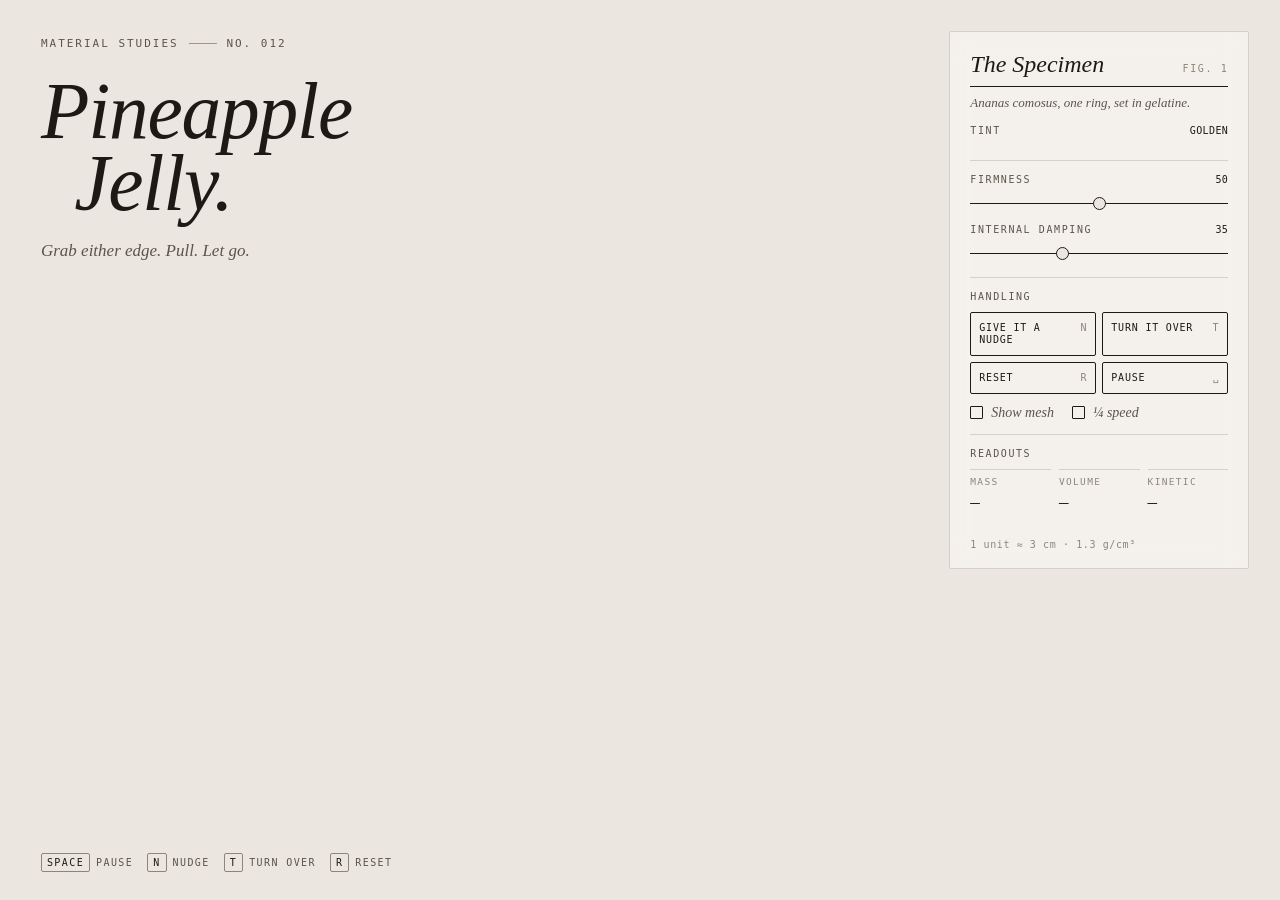
<file: 2026-10-15-pineapple-cost-across-router-commits/pineapple-0/src/page.html>
<!doctype html>
<html lang="en">
<head>
<meta charset="utf-8">
<meta name="viewport" content="width=device-width, initial-scale=1, viewport-fit=cover">
<title>Pineapple Jelly</title>
<style>
:root{
  --paper:#ebe7e0; --ink:#1d1a16; --ink-2:#5b544b; --ink-3:#8d857a; --rule:rgba(29,26,22,.15);
  --glass:rgba(247,244,239,.80);
  --serif:"Iowan Old Style","Palatino Linotype",Palatino,"Book Antiqua",Georgia,serif;
  --mono:ui-monospace,"SF Mono",Menlo,Consolas,monospace;
  --sans:-apple-system,BlinkMacSystemFont,"Helvetica Neue",Helvetica,Arial,sans-serif;
}
*{box-sizing:border-box}
html,body{margin:0;height:100%;background:var(--paper);color:var(--ink)}
body{font-family:var(--sans);overflow:hidden;-webkit-font-smoothing:antialiased;overflow-x:hidden}
.stage{position:fixed;inset:0}
#gl{position:absolute;inset:0;width:100%;height:100%;display:block;touch-action:none;cursor:grab;outline:none}
#gl.grabbing{cursor:grabbing}
.masthead{position:absolute;left:clamp(20px,3.2vw,44px);top:clamp(18px,3vw,40px);pointer-events:none;max-width:calc(100% - 40px)}
.kicker{font:500 11px/1 var(--mono);letter-spacing:.18em;text-transform:uppercase;color:var(--ink-2);display:flex;gap:.9em;align-items:center}
.kicker i{display:inline-block;width:28px;height:1px;background:currentColor;opacity:.55}
h1{font:italic 400 clamp(46px,6.2vw,92px)/.9 var(--serif);margin:.34em 0 .26em;letter-spacing:-.015em}
h1 span{display:block}
h1 span+span{padding-left:.42em}
.hint{font:italic 17px/1.35 var(--serif);color:var(--ink-2);margin:0}
.panel{position:fixed;right:clamp(16px,2.4vw,32px);top:clamp(16px,2.4vw,32px);width:300px;max-height:calc(100% - 2*clamp(16px,2.4vw,32px));overflow:auto;
  background:var(--glass);-webkit-backdrop-filter:blur(14px) saturate(1.1);backdrop-filter:blur(14px) saturate(1.1);
  border:1px solid var(--rule);border-radius:2px;padding:20px 20px 16px}
.panel header{display:flex;justify-content:space-between;align-items:baseline;border-bottom:1px solid var(--ink);padding-bottom:10px}
.panel h2{font:italic 400 24px/1 var(--serif);margin:0}
.fig{font:500 10px/1 var(--mono);letter-spacing:.16em;text-transform:uppercase;color:var(--ink-3)}
.sub{font:italic 13px/1.3 var(--serif);color:var(--ink-2);margin:8px 0 0}
.group{padding:14px 0 2px;border-bottom:1px solid var(--rule)}
.group:last-of-type{border-bottom:0}
.label{font:500 10px/1 var(--mono);letter-spacing:.16em;text-transform:uppercase;color:var(--ink-2);display:flex;justify-content:space-between;margin-bottom:10px}
.label output{color:var(--ink);letter-spacing:.04em}
.swatches{display:grid;grid-template-columns:repeat(3,1fr);gap:6px;margin-bottom:12px}
.swatch{appearance:none;background:transparent;border:1px solid var(--rule);border-radius:2px;padding:8px 4px 7px;display:flex;flex-direction:column;align-items:center;gap:5px;cursor:pointer;color:var(--ink-2);font:italic 13px/1 var(--serif)}
.swatch svg{width:30px;height:30px;display:block}
.swatch[aria-pressed="true"]{border-color:var(--ink);color:var(--ink);background:rgba(255,255,255,.35)}
.swatch:focus-visible,.btn:focus-visible,input:focus-visible{outline:1px dashed var(--ink);outline-offset:2px}
input[type=range]{-webkit-appearance:none;appearance:none;width:100%;height:18px;background:transparent;margin:0 0 12px;cursor:pointer}
input[type=range]::-webkit-slider-runnable-track{height:1px;background:var(--ink)}
input[type=range]::-moz-range-track{height:1px;background:var(--ink)}
input[type=range]::-webkit-slider-thumb{-webkit-appearance:none;width:13px;height:13px;border-radius:50%;background:var(--paper);border:1px solid var(--ink);margin-top:-6px}
input[type=range]::-moz-range-thumb{width:11px;height:11px;border-radius:50%;background:var(--paper);border:1px solid var(--ink)}
.btns{display:grid;grid-template-columns:1fr 1fr;gap:6px;margin-bottom:12px}
.btn{appearance:none;background:transparent;border:1px solid var(--ink);border-radius:2px;color:var(--ink);padding:9px 8px;font:500 10px/1.2 var(--mono);letter-spacing:.08em;text-transform:uppercase;cursor:pointer;text-align:left;display:flex;justify-content:space-between;gap:6px}
.btn kbd{font:inherit;color:var(--ink-3)}
.btn:hover{background:var(--ink);color:var(--paper)}
.btn:hover kbd{color:var(--paper);opacity:.6}
.toggles{display:flex;gap:18px;margin-bottom:12px}
.tog{display:flex;align-items:center;gap:8px;font:italic 14px/1 var(--serif);color:var(--ink-2);cursor:pointer}
.tog input{appearance:none;-webkit-appearance:none;width:13px;height:13px;border:1px solid var(--ink);border-radius:1px;margin:0;display:grid;place-content:center;cursor:pointer}
.tog input:checked::after{content:"";width:7px;height:7px;background:var(--ink)}
.readouts{display:grid;grid-template-columns:repeat(3,1fr);gap:8px;margin:0 0 12px}
.readouts div{border-top:1px solid var(--rule);padding-top:7px}
.readouts dt{font:500 9.5px/1 var(--mono);letter-spacing:.14em;text-transform:uppercase;color:var(--ink-3)}
.readouts dd{margin:6px 0 0;font:400 19px/1 var(--serif);font-variant-numeric:tabular-nums;white-space:nowrap}
.readouts dd small{font:italic 12px var(--serif);color:var(--ink-2);margin-left:2px}
.colophon{font:10px/1.5 var(--mono);letter-spacing:.06em;color:var(--ink-3);margin:12px 0 0}
.keys{position:fixed;left:clamp(20px,3.2vw,44px);bottom:clamp(16px,2.6vw,32px);font:500 10px/1 var(--mono);letter-spacing:.14em;text-transform:uppercase;color:var(--ink-2);display:flex;flex-wrap:wrap;gap:14px;pointer-events:none}
.keys kbd{font:inherit;border:1px solid var(--ink-3);border-radius:2px;padding:3px 5px;margin-right:6px;color:var(--ink)}
.fallback{position:absolute;inset:0;display:none;align-items:center;justify-content:center;padding:24px}
.fallback div{max-width:440px;border-top:1px solid var(--ink);padding-top:16px}
.fallback h3{font:italic 400 30px/1.1 var(--serif);margin:0 0 10px}
.fallback p{font:15px/1.5 var(--serif);color:var(--ink-2);margin:0 0 8px}
.fallback code{font:12px var(--mono);color:var(--ink)}
body.nogpu .fallback{display:flex}
body.nogpu #gl,body.nogpu .keys{display:none}
@media (max-width:760px){
  html,body{height:auto}
  body{overflow-y:auto}
  .stage{position:relative;height:66vh;height:66svh;min-height:380px}
  .masthead{left:16px;top:16px}
  h1{font-size:44px}
  .hint{font-size:15px}
  .panel{position:static;width:auto;max-height:none;margin:12px 16px 20px}
  .keys{position:static;margin:0 16px 28px}
}
@media (hover:none){.keys{display:none}}
</style>
</head>
<body>
<section class="stage">
  <canvas id="gl" tabindex="0" aria-label="Soft-body pineapple ring. Drag an edge to pull it."></canvas>
  <div class="masthead">
    <div class="kicker">Material Studies <i></i> No. 012</div>
    <h1><span>Pineapple</span><span>Jelly.</span></h1>
    <p class="hint">Grab either edge. Pull. Let go.</p>
  </div>
  <div class="fallback" role="alert"><div>
    <h3>This study needs WebGPU.</h3>
    <p>The jelly is simulated and lit on the graphics card, and this browser didn't hand one over.</p>
    <p>Try a current Chrome, Edge or Safari 26 on a desktop or recent phone, with hardware acceleration switched on.</p>
    <p><code id="why"></code></p>
  </div></div>
</section>

<aside class="panel" aria-label="The Specimen">
  <header><h2>The Specimen</h2><span class="fig">Fig. 1</span></header>
  <p class="sub">Ananas comosus, one ring, set in gelatine.</p>
  <div class="group">
    <div class="label">Tint <output id="tintName">Golden</output></div>
    <div class="swatches" id="swatches"></div>
  </div>
  <div class="group">
    <label class="label" for="firm">Firmness <output id="firmOut">50</output></label>
    <input id="firm" type="range" min="0" max="100" value="50">
    <label class="label" for="damp">Internal damping <output id="dampOut">35</output></label>
    <input id="damp" type="range" min="0" max="100" value="35">
  </div>
  <div class="group">
    <div class="label">Handling</div>
    <div class="btns">
      <button class="btn" id="bNudge">Give it a nudge <kbd>N</kbd></button>
      <button class="btn" id="bFlip">Turn it over <kbd>T</kbd></button>
      <button class="btn" id="bReset">Reset <kbd>R</kbd></button>
      <button class="btn" id="bPause">Pause <kbd>␣</kbd></button>
    </div>
    <div class="toggles">
      <label class="tog"><input type="checkbox" id="cMesh">Show mesh</label>
      <label class="tog"><input type="checkbox" id="cSlow">¼ speed</label>
    </div>
  </div>
  <div class="group">
    <div class="label">Readouts</div>
    <dl class="readouts">
      <div><dt>Mass</dt><dd id="rMass">–</dd></div>
      <div><dt>Volume</dt><dd id="rVol">–</dd></div>
      <div><dt>Kinetic</dt><dd id="rKin">–</dd></div>
    </dl>
  </div>
  <p class="colophon" id="colophon">1 unit ≈ 3 cm · 1.3 g/cm³</p>
</aside>

<div class="keys"><span><kbd>Space</kbd>Pause</span><span><kbd>N</kbd>Nudge</span><span><kbd>T</kbd>Turn over</span><span><kbd>R</kbd>Reset</span></div>

<script>
'use strict';
/*SIM*/
</script>
<script>
'use strict';
const WGSL = /* wgsl */`
/*WGSL*/
`;
/*APP*/
</script>
</body>
</html>
</file>
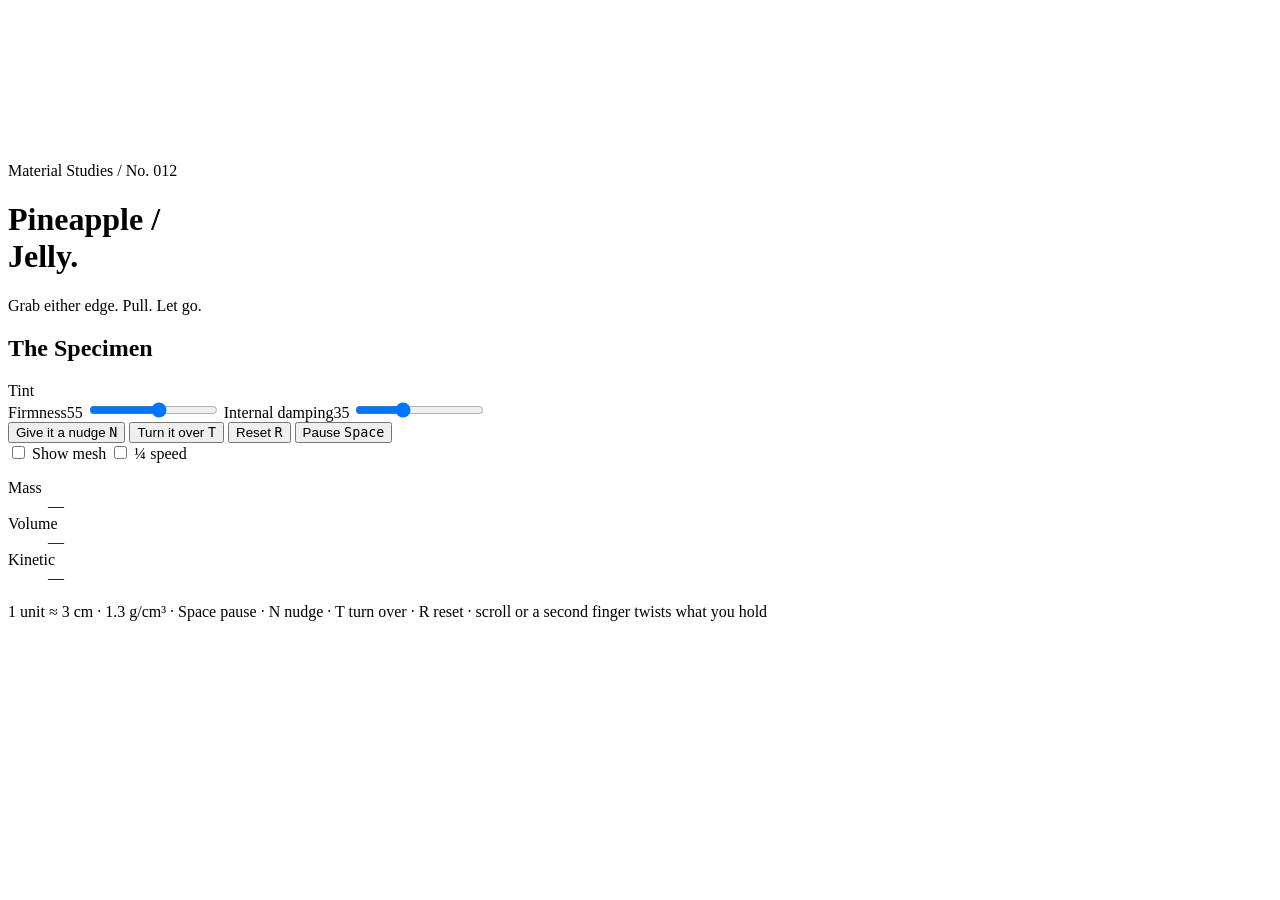
<file: 2026-10-15-pineapple-cost-across-router-commits/pineapple-3/src/shell.html>
<!doctype html>
<html lang="en">
<head>
<meta charset="utf-8">
<meta name="viewport" content="width=device-width, initial-scale=1, viewport-fit=cover">
<title>Pineapple / Jelly. — Material Studies No. 012</title>
<style>/*CSS*/</style>
</head>
<body>
<div id="app">
  <main id="stage">
    <canvas id="gl" aria-label="A soft gummy pineapple ring. Drag either edge to pull it."></canvas>
    <header class="masthead">
      <div class="kicker">Material Studies <span class="slash">/</span> No. 012</div>
      <h1>Pineapple /<br>Jelly.</h1>
      <p class="hint" id="hint">Grab either edge. Pull. Let go.</p>
    </header>
    <div id="fallback" hidden>
      <div class="fallback-card">
        <div class="kicker">Material Studies / No. 012</div>
        <h2>This specimen needs WebGPU.</h2>
        <p id="fallbackReason">Your browser doesn’t offer WebGPU, so the jelly can’t be simulated or drawn here.</p>
        <p>Try a current Chrome, Edge or Safari on a desktop or recent phone, with hardware acceleration on.</p>
      </div>
    </div>
  </main>
  <aside id="panel" aria-label="The Specimen">
    <h2>The Specimen</h2>
    <section>
      <div class="label">Tint</div>
      <div class="swatches" id="tints" role="group" aria-label="Tint"></div>
    </section>
    <section class="sliders">
      <label class="slider"><span>Firmness</span><output id="firmOut">55</output>
        <input type="range" id="firm" min="0" max="1" step="0.01" value="0.55"></label>
      <label class="slider"><span>Internal damping</span><output id="dampOut">35</output>
        <input type="range" id="damp" min="0" max="1" step="0.01" value="0.35"></label>
    </section>
    <section class="buttons">
      <button class="act" id="btnNudge" type="button">Give it a nudge <kbd>N</kbd></button>
      <button class="act" id="btnFlip" type="button">Turn it over <kbd>T</kbd></button>
      <button class="act" id="btnReset" type="button">Reset <kbd>R</kbd></button>
      <button class="act" id="btnPause" type="button"><span id="pauseLabel">Pause</span> <kbd>Space</kbd></button>
    </section>
    <section class="toggles">
      <label class="tog"><input type="checkbox" id="optMesh"> Show mesh</label>
      <label class="tog"><input type="checkbox" id="optSlow"> ¼ speed</label>
    </section>
    <dl class="readouts">
      <div><dt>Mass</dt><dd id="rMass">—</dd></div>
      <div><dt>Volume</dt><dd id="rVol">—</dd></div>
      <div><dt>Kinetic</dt><dd id="rKin">—</dd></div>
    </dl>
    <p class="foot">1 unit ≈ 3 cm · 1.3 g/cm³ · Space pause · N nudge · T turn over · R reset · scroll or a second finger twists what you hold</p>
  </aside>
</div>
<script type="module">/*JS*/</script>
</body>
</html>
</file>
